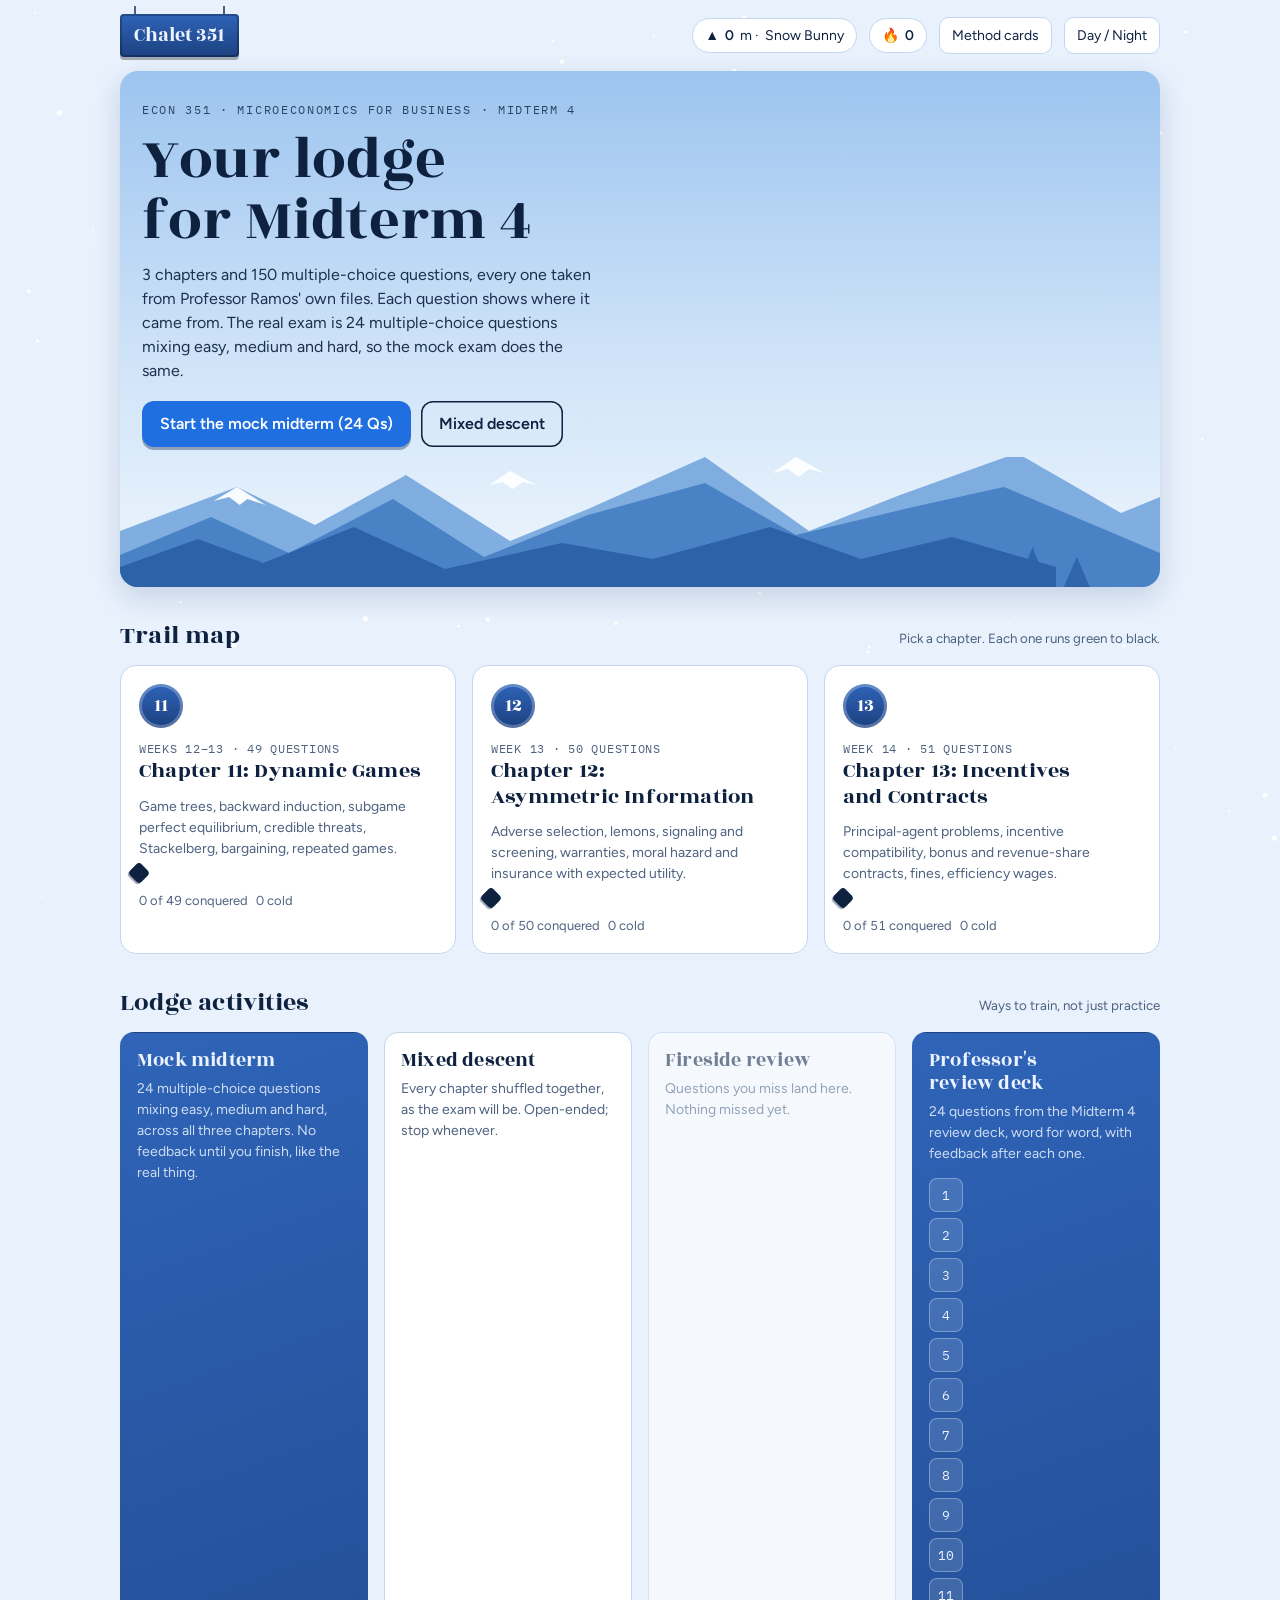
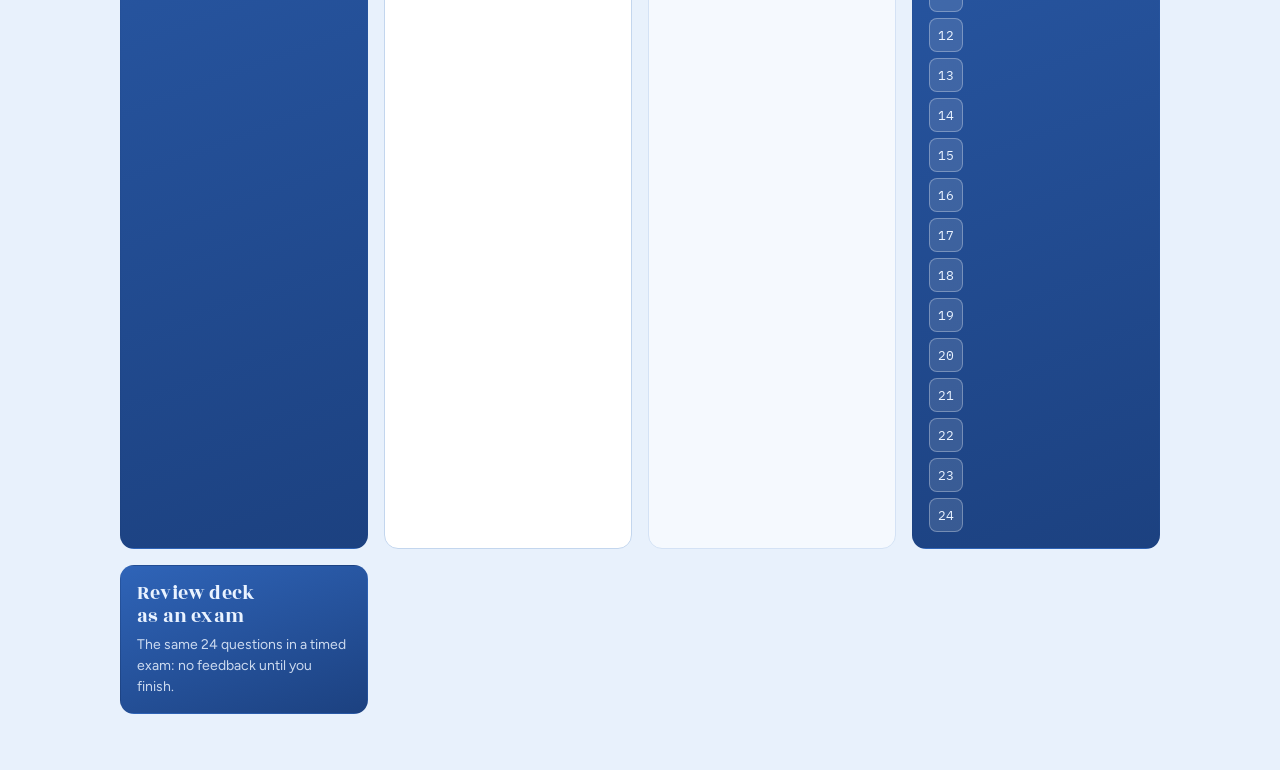
<file: index.html>
<!doctype html>
<html lang="en">
<head>
<meta charset="utf-8">
<meta name="viewport" content="width=device-width,initial-scale=1,viewport-fit=cover">
<title>Chalet 351</title>
<meta name="claude:viewport-fit-sides" content="cover">
<link rel="preconnect" href="https://fonts.googleapis.com">
<link rel="preconnect" href="https://fonts.gstatic.com" crossorigin>
<link rel="stylesheet" href="https://fonts.googleapis.com/css2?family=Rozha+One&family=Figtree:wght@400;500;600;700&family=IBM+Plex+Mono:wght@400;500;600&display=swap">
<style>
/* Layout: a mountain lodge. Hanging wooden sign over a trail map; every quiz is a run down the slope. */
/* Palette follows Chalet 113: a mountain lodge in the blue hour. Accent blue, sign-blue headers, snowy blue-white hero. */
:root{
  --bg:#e8f1fc; --bg2:#f5f9ff; --panel:#ffffff; --panel2:#edf3fb; --line:#c3d6ee;
  --fg:#0e2240; --muted:#4e6280;
  --ember:#1f6fe0; --ember-ink:#ffffff; --ice:#0f87c9; --pine:#127a55; --berry:#c3304a; --gold:#946400;
  --wood:#1c4180; --wood2:#2f64b8; --wood-ink:#eaf3ff;
  --run1:#1f9d6b; --run2:#1f6fe0; --run3:#0e2240;
  --hero1:#9cc4ef; --hero2:#cfe3f8; --hero3:#eef6fd; --hero-ink:#0e2240;
  --m1:#6fa3dc; --m2:#4a82c6; --m3:#2d62a8; --snowcap:#ffffff;
  --shadow:0 10px 28px rgba(20,50,100,.16); --snow:rgba(255,255,255,.95);
  --disp:'Rozha One','Georgia',serif; --body:'Figtree','Helvetica Neue',Arial,sans-serif; --mono:'IBM Plex Mono',ui-monospace,Menlo,monospace;
}
@media (prefers-color-scheme: dark){
  :root:not([data-theme="light"]){
    --bg:#07111e; --bg2:#0b1a2d; --panel:#11253f; --panel2:#193152; --line:#2a4a7c;
    --fg:#e8f2ff; --muted:#9db5d6;
    --ember:#4da3ff; --ember-ink:#04152b; --ice:#8fd8ff; --pine:#41d3a2; --berry:#ff7084; --gold:#ffd166;
    --wood:#1e4382; --wood2:#336cc4; --wood-ink:#eaf3ff;
    --run1:#41d3a2; --run2:#4da3ff; --run3:#e8f2ff;
    --hero1:#0d2a52; --hero2:#16407a; --hero3:#2a5c9f; --hero-ink:#eaf4ff;
    --m1:#2c5f9e; --m2:#1f4a82; --m3:#143562; --snowcap:#dcecff;
    --shadow:0 10px 30px rgba(0,0,0,.45); --snow:rgba(220,236,255,.9); color-scheme:dark;
  }
}
:root[data-theme="dark"]{
  --bg:#07111e; --bg2:#0b1a2d; --panel:#11253f; --panel2:#193152; --line:#2a4a7c;
  --fg:#e8f2ff; --muted:#9db5d6;
  --ember:#4da3ff; --ember-ink:#04152b; --ice:#8fd8ff; --pine:#41d3a2; --berry:#ff7084; --gold:#ffd166;
  --wood:#1e4382; --wood2:#336cc4; --wood-ink:#eaf3ff;
  --run1:#41d3a2; --run2:#4da3ff; --run3:#e8f2ff;
  --hero1:#0d2a52; --hero2:#16407a; --hero3:#2a5c9f; --hero-ink:#eaf4ff;
  --m1:#2c5f9e; --m2:#1f4a82; --m3:#143562; --snowcap:#dcecff;
  --shadow:0 10px 30px rgba(0,0,0,.45); --snow:rgba(220,236,255,.9); color-scheme:dark;
}
*{box-sizing:border-box}
html,body{margin:0}
body{background:var(--bg);color:var(--fg);font-family:var(--body);font-size:16px;line-height:1.5;padding-block:0 56px;
  padding-left:max(16px,env(safe-area-inset-left,0px));padding-right:max(16px,env(safe-area-inset-right,0px));min-height:100%}
#snow{position:fixed;inset:0;width:100%;height:100%;pointer-events:none;z-index:0}
.wrap{position:relative;z-index:1;max-width:1040px;margin:0 auto}
button{font:inherit;color:inherit;cursor:pointer}
button:focus-visible,a:focus-visible,summary:focus-visible{outline:3px solid var(--ember);outline-offset:2px}
h1,h2,h3{font-family:var(--disp);font-weight:400;margin:0;text-wrap:balance;letter-spacing:.2px;line-height:1.15}
.mono{font-family:var(--mono)}
/* top bar */
.top{display:flex;align-items:center;gap:12px;flex-wrap:wrap;padding:14px 0}
.brand{display:flex;align-items:center;gap:10px;background:none;border:0;padding:0;text-align:left}
.brand .sign{background:linear-gradient(180deg,var(--wood2),var(--wood));color:var(--wood-ink);font-family:var(--disp);font-size:20px;padding:6px 14px 7px;border-radius:4px;box-shadow:inset 0 0 0 2px rgba(0,0,0,.25),0 3px 0 rgba(0,0,0,.3);position:relative}
.brand .sign::before,.brand .sign::after{content:"";position:absolute;top:-8px;width:2px;height:8px;background:var(--muted)}
.brand .sign::before{left:14px}.brand .sign::after{right:14px}
.spacer{flex:1}
.chip{display:inline-flex;align-items:center;gap:6px;background:var(--panel);border:1px solid var(--line);border-radius:999px;padding:6px 12px;font-size:14px;font-variant-numeric:tabular-nums}
.chip b{font-weight:600}
.nbtn{background:var(--panel);border:1px solid var(--line);border-radius:10px;padding:7px 12px;font-size:14px}
.nbtn:hover{border-color:var(--ember)}
/* hero */
.hero{position:relative;border-radius:18px;overflow:hidden;background:linear-gradient(180deg,var(--hero1) 0%,var(--hero2) 55%,var(--hero3) 100%);color:var(--hero-ink);padding:30px 22px 140px;box-shadow:var(--shadow)}
.hero h1{font-size:clamp(34px,6.2vw,60px);line-height:1.02;max-width:12ch}
.hero p{max-width:46ch;margin:12px 0 0;opacity:.92}
.hero .kick{font-family:var(--mono);font-size:12px;letter-spacing:.14em;text-transform:uppercase;opacity:.8;margin-bottom:10px}
.hero svg.mtn{position:absolute;left:0;right:0;bottom:0;width:100%;height:130px}
.hero .cta{display:flex;gap:10px;flex-wrap:wrap;margin-top:18px;position:relative;z-index:2}
.btn{border:0;border-radius:12px;padding:11px 18px;font-weight:600;background:var(--ember);color:var(--ember-ink);box-shadow:0 3px 0 rgba(0,20,60,.35)}
.btn:hover{filter:brightness(1.06)}
.btn:active{transform:translateY(2px);box-shadow:0 1px 0 rgba(0,0,0,.28)}
.btn.ghost{background:transparent;color:inherit;box-shadow:inset 0 0 0 1.5px currentColor}
.btn.sec{background:var(--panel2);color:var(--fg);box-shadow:inset 0 0 0 1px var(--line),0 3px 0 rgba(0,0,0,.2)}
.btn[disabled]{opacity:.45;cursor:not-allowed}
/* sections */
.sec-h{display:flex;align-items:baseline;justify-content:space-between;gap:12px;margin:34px 0 14px;flex-wrap:wrap}
.sec-h h2{font-size:26px}
.sec-h small{color:var(--muted)}
.grid{display:grid;gap:16px;grid-template-columns:repeat(auto-fit,minmax(min(100%,290px),1fr))}
.trail{background:var(--panel);border:1px solid var(--line);border-radius:16px;padding:18px;display:flex;flex-direction:column;gap:12px;text-align:left;min-width:0;position:relative;transition:transform .15s,border-color .15s}
.trail:hover{transform:translateY(-3px);border-color:var(--ember)}
.trail .marker{display:inline-flex;align-items:center;justify-content:center;width:44px;height:44px;border-radius:50%;font-family:var(--disp);font-size:19px;color:#fff;background:linear-gradient(180deg,var(--wood2),var(--wood));box-shadow:inset 0 0 0 3px rgba(255,255,255,.25)}
.trail h3{font-size:22px}
.trail .wk{font-family:var(--mono);font-size:12px;color:var(--muted);letter-spacing:.06em;text-transform:uppercase}
.trail p{margin:0;color:var(--muted);font-size:14px}
.cable{height:8px;border-radius:99px;background:var(--panel2);position:relative;overflow:visible}
.cable i{display:block;height:100%;border-radius:99px;background:linear-gradient(90deg,var(--pine),var(--ice))}
.cable em{position:absolute;top:-6px;width:16px;height:16px;border-radius:4px;background:var(--fg);transform:translateX(-50%) rotate(45deg);box-shadow:0 2px 0 rgba(0,20,60,.35)}
.meta{display:flex;justify-content:space-between;gap:8px;font-size:13px;color:var(--muted);font-variant-numeric:tabular-nums}
.special{display:grid;gap:16px;grid-template-columns:repeat(auto-fit,minmax(min(100%,240px),1fr))}
.tile{background:var(--panel);border:1px solid var(--line);border-radius:14px;padding:16px;text-align:left;display:flex;flex-direction:column;gap:6px;min-width:0}
.tile:hover{border-color:var(--ember)}
.tile h3{font-size:20px}
.tile p{margin:0;font-size:14px;color:var(--muted)}
.tile.fire{background:linear-gradient(160deg,var(--wood2),var(--wood));color:var(--wood-ink);border-color:transparent}
.tile.fire p{color:inherit;opacity:.85}
.tile.ice{background:linear-gradient(160deg,var(--wood2),var(--wood));color:var(--wood-ink);border-color:transparent}
.tile.ice p{color:inherit;opacity:.85}
.cold18{display:grid;grid-template-columns:repeat(auto-fill,minmax(34px,1fr));gap:6px;margin-top:8px}
.cold18 span{height:34px;border-radius:8px;display:flex;align-items:center;justify-content:center;font-family:var(--mono);font-size:13px;background:rgba(255,255,255,.12);box-shadow:inset 0 0 0 1px rgba(255,255,255,.3)}
.cold18 span.on{background:#eaf3ff;color:#1c4180;box-shadow:none;font-weight:600}
/* chapter page */
.crumb{display:flex;gap:8px;align-items:center;margin:6px 0 14px;color:var(--muted);font-size:14px}
.crumb button{background:none;border:0;color:var(--ice);padding:0}
.phead{display:flex;gap:16px;align-items:center;flex-wrap:wrap}
.phead h1{font-size:clamp(28px,5vw,44px)}
.filters{display:flex;gap:8px;flex-wrap:wrap;margin:16px 0}
.fchip{background:var(--panel);border:1px solid var(--line);border-radius:999px;padding:7px 14px;font-size:14px}
.fchip[aria-pressed="true"]{background:var(--ember);color:var(--ember-ink);border-color:var(--ember);font-weight:600}
.qlist{display:grid;gap:8px;margin-top:10px}
.qrow{display:flex;gap:10px;align-items:center;background:var(--panel);border:1px solid var(--line);border-radius:12px;padding:10px 12px;text-align:left;width:100%;min-width:0}
.qrow:hover{border-color:var(--ember)}
.qrow .t{flex:1;min-width:0;font-size:14px;white-space:nowrap;overflow:hidden;text-overflow:ellipsis}
.dot{width:12px;height:12px;border-radius:3px;flex:none}
.dot.l1{background:var(--run1);border-radius:50%}.dot.l2{background:var(--run2);border-radius:3px}.dot.l3{background:var(--run3);transform:rotate(45deg) scale(.85);box-shadow:0 0 0 1.5px var(--muted)}
.st{font-family:var(--mono);font-size:12px;color:var(--muted);flex:none}
.st.cold{color:var(--ice)}.st.ok{color:var(--pine)}.st.bad{color:var(--berry)}
/* quiz */
.qwrap{display:grid;gap:14px;margin-top:6px}
.qbar{display:flex;align-items:center;gap:12px;flex-wrap:wrap}
.prog{flex:1;min-width:140px;height:10px;background:var(--panel2);border-radius:99px;position:relative}
.prog i{display:block;height:100%;border-radius:99px;background:linear-gradient(90deg,var(--run1),var(--ice))}
.prog em{position:absolute;top:-8px;width:24px;height:24px;margin-left:-12px;font-style:normal;text-align:center;line-height:24px;font-size:16px}
.qcard{background:var(--panel);border:1px solid var(--line);border-radius:18px;padding:20px;box-shadow:var(--shadow)}
.tags{display:flex;gap:8px;flex-wrap:wrap;align-items:center;margin-bottom:12px}
.run{display:inline-flex;align-items:center;gap:7px;font-family:var(--mono);font-size:12px;letter-spacing:.06em;text-transform:uppercase;padding:4px 10px;border-radius:999px;background:var(--panel2);border:1px solid var(--line)}
.tag{font-family:var(--mono);font-size:12px;color:var(--muted);padding:4px 10px;border-radius:999px;border:1px solid var(--line)}
.tag.ramos{color:var(--gold);border-color:var(--gold)}
.qtext{font-size:17px;max-width:68ch}
.qtext p{margin:0 0 10px}
.given{border-left:3px solid var(--ice);background:var(--panel2);padding:8px 12px;border-radius:0 10px 10px 0;margin:12px 0;font-size:15px;color:var(--muted)}
.eq{font-family:var(--mono);font-size:15px;background:var(--panel2);border-radius:10px;padding:8px 12px;margin:8px 0;display:block;overflow-x:auto}
.fig{margin:14px 0;overflow-x:auto}
svg.plot{width:100%;max-width:520px;height:auto;display:block}
svg .ax{stroke:var(--muted);stroke-width:1.5;fill:none}
svg .gd{stroke:var(--muted);stroke-width:1;stroke-dasharray:3 4;fill:none}
svg .ln{fill:none;stroke-width:2.4;stroke-linecap:round}
svg .dem{stroke:var(--ice)}svg .mr{stroke:var(--pine)}svg .mc{stroke:var(--ember)}svg .ac{stroke:var(--gold)}svg .sup{stroke:var(--ember)}
svg text{fill:var(--fg);font-family:var(--mono);font-size:12px}
svg text.lb{font-size:13px;font-weight:600}
svg .rg{fill:var(--ice);opacity:.08;transition:opacity .3s}
svg .rg.on{opacity:.55;fill:var(--ember)}
svg .rg.off{fill:var(--ice);opacity:.15}
svg text.rt{font-size:15px;font-weight:600}
svg .ed{stroke:var(--muted);stroke-width:2.2;fill:none}svg .ed.spe{stroke:var(--ember);stroke-width:5}
svg text.el{font-size:13px;font-weight:600;fill:var(--ice)}svg text.pay{font-size:14px;font-weight:600}
svg.tree{margin:0 auto}svg.tree text.lb{font-size:17px;paint-order:stroke;stroke:var(--panel);stroke-width:5px;stroke-linejoin:round}svg.tree text.el,svg.tree text.pay{paint-order:stroke;stroke:var(--panel);stroke-width:4px;stroke-linejoin:round}svg.tree text.el{font-size:17px}svg.tree text.pay{font-size:18px}
svg.big text{font-size:24px}svg.big text.lb{font-size:27px}svg.big .ln{stroke-width:5}svg.big .ax{stroke-width:3}svg.big .gd{stroke-width:2}
svg .ndl{fill:var(--ember);stroke:none}
.note{font-size:12px;color:var(--muted);margin-top:4px}
.opts{list-style:none;margin:16px 0 0;padding:0;display:grid;gap:10px}
.opt{width:100%;display:flex;gap:12px;align-items:flex-start;text-align:left;background:var(--panel2);border:1.5px solid var(--line);border-radius:12px;padding:11px 14px;min-width:0;transition:border-color .12s,background .12s,transform .12s}
.opt:hover:not([disabled]){border-color:var(--ember);transform:translateX(3px)}
.opt .L{font-family:var(--mono);font-weight:600;width:26px;height:26px;border-radius:50%;background:var(--bg2);display:flex;align-items:center;justify-content:center;flex:none;font-size:13px;border:1px solid var(--line)}
.opt .tx{flex:1;min-width:0;overflow-wrap:anywhere;padding-top:2px}
.opt.sel{border-color:var(--ember);background:color-mix(in srgb,var(--ember) 14%,var(--panel2))}
.opt.good{border-color:var(--pine);background:color-mix(in srgb,var(--pine) 22%,var(--panel2))}
.opt.good .L{background:var(--pine);color:#fff;border-color:var(--pine)}
.opt.bad{border-color:var(--berry);background:color-mix(in srgb,var(--berry) 20%,var(--panel2))}
.opt.bad .L{background:var(--berry);color:#fff;border-color:var(--berry)}
.opt.gone{opacity:.35;text-decoration:line-through}
.fb{margin-top:16px;border-radius:14px;padding:14px 16px;background:var(--panel2);border:1px solid var(--line);font-size:15px}
.fb h4{margin:0 0 6px;font-family:var(--disp);font-weight:400;font-size:20px}
.fb.good h4{color:var(--pine)}.fb.bad h4{color:var(--berry)}
.fb .pts{font-family:var(--mono);font-size:13px;color:var(--gold)}
.actions{display:flex;gap:10px;flex-wrap:wrap;margin-top:16px;align-items:center}
.spc{flex:1}
.navgrid{display:grid;grid-template-columns:repeat(auto-fill,minmax(38px,1fr));gap:6px;margin-top:6px}
.navgrid button{height:38px;border-radius:9px;border:1px solid var(--line);background:var(--panel);font-family:var(--mono);font-size:13px;position:relative}
.navgrid button.ans{background:color-mix(in srgb,var(--ice) 28%,var(--panel));border-color:var(--ice)}
.navgrid button.cur{outline:2px solid var(--ember)}
.navgrid button.flag::after{content:"";position:absolute;top:3px;right:3px;width:8px;height:8px;border-radius:50%;background:var(--ember)}
.navgrid button.g{background:color-mix(in srgb,var(--pine) 40%,var(--panel));border-color:var(--pine)}
.navgrid button.b{background:color-mix(in srgb,var(--berry) 38%,var(--panel));border-color:var(--berry)}
/* matrices */
.pmw{overflow-x:auto}
table.pm{border-collapse:separate;border-spacing:0;margin:6px 0;font-family:var(--mono)}
table.pm th{font-weight:500;color:var(--muted);padding:4px 10px;font-size:13px}
table.pm td{border:1.5px solid var(--line);padding:10px 14px;text-align:center;min-width:76px;font-size:15px;background:var(--panel2)}
table.pm td i{font-style:normal;padding:2px 6px;border-radius:50%;display:inline-block;min-width:26px}
table.pm td i.b{margin-left:2px}
table.pm td.ne{background:color-mix(in srgb,var(--pine) 25%,var(--panel2))}
table.pm td i.br1{box-shadow:0 0 0 2px var(--berry)}
table.pm td i.br2{box-shadow:0 0 0 2px var(--ice);border-radius:6px}
.pm-cap{font-size:12px;color:var(--muted)}
.pm-p1{writing-mode:vertical-rl;transform:rotate(180deg);color:var(--muted);font-size:13px;padding:0 6px!important}
/* results */
.score{display:flex;gap:18px;flex-wrap:wrap;align-items:center}
.big{font-family:var(--disp);font-size:clamp(48px,10vw,84px);line-height:1}
.bars{display:grid;gap:10px;margin:14px 0}
.bar{display:grid;grid-template-columns:110px 1fr 56px;gap:10px;align-items:center;font-size:14px}
.bar .tr{height:10px;border-radius:99px;background:var(--panel2);overflow:hidden}
.bar .tr i{display:block;height:100%;background:var(--ice)}
details.rv{background:var(--panel);border:1px solid var(--line);border-radius:12px;padding:0;margin-top:8px}
details.rv summary{padding:10px 14px;cursor:pointer;display:flex;gap:10px;align-items:center;list-style:none}
details.rv summary::-webkit-details-marker{display:none}
details.rv .in{padding:4px 14px 14px;border-top:1px solid var(--line)}
/* library */
.lib{display:grid;gap:14px;grid-template-columns:repeat(auto-fit,minmax(min(100%,300px),1fr))}
.card{background:var(--panel);border:1px solid var(--line);border-radius:14px;padding:16px;min-width:0}
.card h3{font-size:19px;margin-bottom:8px}
.card ol,.card ul{margin:0;padding-left:20px;font-size:15px}
.card li{margin:4px 0}
.fx{font-family:var(--mono);font-size:14px;background:var(--panel2);padding:2px 6px;border-radius:6px;overflow-wrap:anywhere}
.toast{position:fixed;left:50%;bottom:calc(20px + env(safe-area-inset-bottom,0px));transform:translateX(-50%);background:var(--wood);color:var(--wood-ink);padding:10px 18px;border-radius:12px;box-shadow:var(--shadow);z-index:50;font-weight:600}
.pop{animation:pop .45s ease}
@keyframes pop{0%{transform:scale(.97)}50%{transform:scale(1.015)}100%{transform:scale(1)}}
.float{position:absolute;right:20px;top:14px;font-family:var(--mono);font-weight:600;color:var(--gold);animation:fl 1.1s ease forwards;pointer-events:none}
@keyframes fl{from{opacity:1;transform:translateY(0)}to{opacity:0;transform:translateY(-34px)}}
@media (max-width:560px){
  .qcard{padding:16px}.bar{grid-template-columns:84px 1fr 50px}
  .hero{padding:24px 16px 130px}
}
@media (prefers-reduced-motion:reduce){*{animation:none!important;transition:none!important}}
</style>

<canvas id="snow" aria-hidden="true"></canvas>
<div class="wrap">
  <div class="top">
    <button class="brand" id="home" aria-label="Back to the lobby"><span class="sign">Chalet 351</span></button>
    <span class="spacer"></span>
    <span class="chip" title="Points earned. One point is one meter climbed."><span aria-hidden="true">▲</span><b id="pts">0</b> m · <span id="rank">Snow Bunny</span></span>
    <span class="chip" title="Current streak of correct answers"><span aria-hidden="true">🔥</span><b id="stk">0</b></span>
    <button class="nbtn" id="libbtn">Method cards</button>
    <button class="nbtn" id="theme" aria-label="Switch between night and day">Day / Night</button>
  </div>
  <main id="app"></main>
</div>

<script>
(function(){
'use strict';
/* ---------- helpers ---------- */
const $=(s,r=document)=>r.querySelector(s);
const el=(h)=>{const t=document.createElement('template');t.innerHTML=h.trim();return t.content.firstChild};
const fmt=n=>n.toLocaleString('en-US');
function hash(s){let h=2166136261;for(let i=0;i<s.length;i++){h^=s.charCodeAt(i);h=Math.imul(h,16777619)}return h>>>0}
function rng(seed){return()=>{seed=(Math.imul(seed,1664525)+1013904223)>>>0;return seed/4294967296}}
function shuf(arr,r=Math.random){const a=arr.slice();for(let i=a.length-1;i>0;i--){const j=Math.floor(r()*(i+1));[a[i],a[j]]=[a[j],a[i]]}return a}
const LET='ABCDEF';
/* ---------- persistence ---------- */
const KEY='chalet351_m4_v1';
let S={pts:0,best:0,stats:{},mock:[],theme:null};
try{const raw=localStorage.getItem(KEY);if(raw)S=Object.assign(S,JSON.parse(raw))}catch(e){}
function save(){try{localStorage.setItem(KEY,JSON.stringify(S))}catch(e){}}
let streak=0;
const RANKS=[[0,'Snow Bunny'],[250,'Piste Regular'],[700,'Off-Piste'],[1400,'Alpine Guide'],[2400,'Summit Master']];
function rankOf(p){let r=RANKS[0][1];for(const[t,n]of RANKS)if(p>=t)r=n;return r}
function stat(id){return S.stats[id]||(S.stats[id]={n:0,c:0,s:0})}
function hud(){$('#pts').textContent=fmt(S.pts);$('#rank').textContent=rankOf(S.pts);$('#stk').textContent=streak}

/* ---------- figures ---------- */
function plot(o){
  const W=o.w||440,H=o.h||300,L=46,R=16,T=14,B=34,pw=W-L-R,ph=H-T-B;
  const X=x=>L+x/o.xmax*pw,Y=y=>T+ph-y/o.ymax*ph;
  let s=`<svg class="plot" viewBox="0 0 ${W} ${H}" role="img" aria-label="${o.alt||'Graph'}">`;
  s+=`<path class="ax" d="M${L} ${T-4}V${T+ph}H${W-R+4}"/>`;
  (o.guides||[]).forEach(g=>{s+=`<path class="gd" d="M${X(g[0])} ${Y(g[1])}L${X(g[2])} ${Y(g[3])}"/>`});
  (o.lines||[]).forEach(l=>{
    s+=`<path class="ln ${l.c}" d="${l.p.map((p,i)=>(i?'L':'M')+X(p[0]).toFixed(1)+' '+Y(p[1]).toFixed(1)).join('')}"/>`;
    if(l.lab){const q=l.at;s+=`<text class="lb" x="${X(q[0])+(l.dx||6)}" y="${Y(q[1])+(l.dy||-4)}">${l.lab}</text>`}
  });
  (o.xt||[]).forEach(v=>{s+=`<text x="${X(v)}" y="${T+ph+17}" text-anchor="middle">${v}</text>`});
  (o.yt||[]).forEach(v=>{s+=`<text x="${L-6}" y="${Y(v)+4}" text-anchor="end">${v}</text>`});
  s+=`<text class="lb" x="${L-6}" y="${T-2}" text-anchor="end">${o.yl||'P'}</text><text class="lb" x="${W-R}" y="${T+ph+30}" text-anchor="end">${o.xl||'Q'}</text>`;
  return s+'</svg>';
}
const F={
  labor:()=>plot({alt:'Labor market: demand and supply with wages 4, 5 and 6',xmax:10,ymax:10,xl:'L',yl:'W',yt:[4,5,6],
    guides:[[0,6,5.33,6],[3,0,3,6],[5.33,0,5.33,6],[0,5,4,5],[4,0,4,5],[0,4,5,4],[5,0,5,4],[2.67,0,2.67,4]],
    lines:[{c:'dem',p:[[0,9],[9,0]],lab:'L<tspan font-size="9" dy="-4">D</tspan>',at:[7.4,1.6],dy:-6},{c:'sup',p:[[0,2],[10,9.5]],lab:'L<tspan font-size="9" dy="-4">S</tspan>',at:[8.6,8.45],dx:-22,dy:-8}]})
};
function mx(rows,cols,cells,o={}){return {t:'mx',rows,cols,cells:cells.map(r=>r.map(c=>c.split(',').map(Number))),p1:o.p1||'Player 1',p2:o.p2||'Player 2'}}
function renderMx(f){
  let h=`<div class="pmw"><table class="pm"><tr><th></th><th></th><th colspan="${f.cols.length}">${f.p2}</th></tr><tr><th></th><th></th>${f.cols.map(c=>`<th>${c}</th>`).join('')}</tr>`;
  f.rows.forEach((r,i)=>{
    h+=`<tr>${i===0?`<td class="pm-p1" rowspan="${f.rows.length}" style="border:0;background:none">${f.p1}</td>`:''}<th>${r}</th>`+f.cells[i].map((c,j)=>`<td data-r="${i}" data-c="${j}"><i class="a">${c[0]}</i> , <i class="b">${c[1]}</i></td>`).join('')+'</tr>';
  });
  return h+`</table>${f.cap===false?'':'<div class="pm-cap">After you answer, red rings mark Player 1\'s best responses and blue boxes mark Player 2\'s. A cell with both is a pure-strategy Nash equilibrium.</div>'}</div>`;
}
function revealMx(root,f){
  const t=root.querySelector('table.pm');if(!t)return;
  const R=f.rows.length,C=f.cols.length;
  for(let j=0;j<C;j++){let m=-1e9;for(let i=0;i<R;i++)m=Math.max(m,f.cells[i][j][0]);for(let i=0;i<R;i++)if(f.cells[i][j][0]===m)t.querySelector(`td[data-r="${i}"][data-c="${j}"] i.a`).classList.add('br1')}
  for(let i=0;i<R;i++){let m=-1e9;for(let j=0;j<C;j++)m=Math.max(m,f.cells[i][j][1]);for(let j=0;j<C;j++)if(f.cells[i][j][1]===m)t.querySelector(`td[data-r="${i}"][data-c="${j}"] i.b`).classList.add('br2')}
  t.querySelectorAll('td[data-r]').forEach(td=>{if(td.querySelector('.br1')&&td.querySelector('.br2'))td.classList.add('ne')});
}
/* game trees: N(player, [[edgeLabel, child], ...]); lf(p1payoff, p2payoff) is a leaf */
const lf=(a,b)=>({pay:[a,b]});
const N=(p,kids)=>({p,kids});
const n2=(...ls)=>N(2,['L₂','C₂','R₂'].slice(0,ls.length).map((l,i)=>[l,lf(...ls[i])]));
function tree(root,o={}){return {t:'tree',root,...o}}
function layoutTree(root){
  let leaves=0,maxd=0;
  (function walk(n,d,id){n.d=d;n.id=id;maxd=Math.max(maxd,d);
    if(n.pay){n.xi=leaves++;return}
    n.kids.forEach((k,i)=>walk(k[1],d+1,id+'.'+i));
    n.xi=n.kids.reduce((s,k)=>s+k[1].xi,0)/n.kids.length;})(root,0,'r');
  return {leaves,maxd};
}
function solveTree(n){
  if(n.pay)return n.pay;
  const vals=n.kids.map(k=>solveTree(k[1])),ix=n.p===1?0:1;
  let b=0;vals.forEach((v,i)=>{if(v[ix]>vals[b][ix])b=i});n.pick=b;return vals[b];
}
function renderTree(f){
  const root=f.root,{leaves,maxd}=layoutTree(root),sx=118,sy=104,W=Math.max(340,leaves*sx+40),H=maxd*sy+86;
  const X=n=>30+sx/2+n.xi*sx-(leaves>0?0:0),Y=n=>34+n.d*sy;
  let ed='',nd='';
  (function walk(n){
    if(n.pay){nd+=`<text x="${X(n)}" y="${Y(n)+22}" text-anchor="middle" class="pay">(${n.pay[0]}, ${n.pay[1]})</text>`;return}
    nd+=`<text x="${X(n)}" y="${Y(n)-10}" text-anchor="middle" class="lb">${f.names?f.names[n.p-1]:'Player '+n.p}</text><circle cx="${X(n)}" cy="${Y(n)}" r="4.5" class="ndl"/>`;
    n.kids.forEach((k,i)=>{const c=k[1],mx_=(X(n)+X(c))/2,my=(Y(n)+Y(c))/2;
      ed+=`<path class="ed" data-e="${n.id}:${i}" d="M${X(n)} ${Y(n)}L${X(c)} ${Y(c)}"/><text x="${mx_+(X(c)<X(n)?-14:X(c)>X(n)?14:12)}" y="${my-2}" text-anchor="middle" class="el">${k[0]}</text>`;
      walk(c);});
  })(root);
  return `<div class="fig"><svg class="plot tree" viewBox="0 0 ${W} ${H}" style="max-width:${Math.min(W,940)}px" role="img" aria-label="Game tree">${ed}${nd}</svg><div class="note">${f.names?`The first number in each parenthesis is the ${f.names[0]}'s payoff, the second is the ${f.names[1]}'s.`:"The first number in each parenthesis is Player 1's payoff, the second is Player 2's."} After you answer, the highlighted branches show each player's best choice, found by backward induction.</div></div>`;
}
function revealTree(root,f){
  solveTree(f.root);
  (function walk(n){if(n.pay)return;const e=root.querySelector(`[data-e="${n.id}:${n.pick}"]`);if(e)e.classList.add('spe');n.kids.forEach(k=>walk(k[1]))})(f.root);
}

/* ---------- question bank ---------- */
const QS=[];
function E(id,ch,lvl,q,opts,letter,why,x={}){QS.push({id,ch,lvl,q,opts,a:LET.indexOf(letter),why,...x})}
function Z(id,ch,lvl,q,ok,no,why,x={}){const all=shuf([ok,...no].map((t,i)=>[t,i]),rng(hash(id)));QS.push({id,ch,lvl,q,opts:all.map(a=>a[0]),a:all.findIndex(a=>a[1]===0),why,...x})}
const SEQ=`Consider the following sequential game, where Player 1 plays first, and then Player 2 plays after observing the choice of Player 1.`;
const THREATS=['an incentive to threaten L, which would be credible.','an incentive to threaten R, which would be credible.','an incentive to threaten L, which wouldn\'t be credible.','an incentive to threaten R, which wouldn\'t be credible.','no incentive to make a threat.'];

/* ===== CHAPTER 11: DYNAMIC GAMES ===== */
E('c11-1',11,2,`${SEQ} Recall that the first number in each parenthesis is the payoff of Player 1, while the second is the payoff of Player 2. Find the subgame perfect equilibrium (SPE) of this game. In equilibrium, the payoff of player 1 is`,['9','8','4','7','1'],'B',
 `Backward induction. After L₁ Player 2 picks R₂ (9 is best for P2), giving P1 3. After C₁ Player 2 picks L₂ (6), giving P1 4. After R₁ Player 2 picks C₂ (3), giving P1 <b>8</b>. P1 compares 3, 4, 8 and plays R₁.`,
 {fig:tree(N(1,[['L₁',n2([1,7],[2,8],[3,9])],['C₁',n2([4,6],[5,4],[6,5])],['R₁',n2([7,2],[8,3],[9,1])]]))});
E('c11-2',11,2,`${SEQ} Recall that the first number in each parenthesis is the payoff of Player 1, while the second is the payoff of Player 2. Find the subgame perfect equilibrium (SPE) of this game. In equilibrium, the payoff of player 1 is`,['9','8','4','7','1'],'D',
 `P2 chooses: after L₁ → C₂ (9, P1 gets 7); after C₁ → L₂ (6, P1 gets 4); after R₁ → C₂ (3, P1 gets 2). P1 compares 7, 4, 2 and plays L₁: payoff <b>7</b>.`,
 {fig:tree(N(1,[['L₁',n2([1,7],[7,9],[3,8])],['C₁',n2([4,6],[9,4],[6,5])],['R₁',n2([8,2],[2,3],[5,1])]]))});
E('c11-3',11,2,`The following table contains the possible actions and payoffs of players 1 and 2. Suppose it is a sequential game. If Player 1 plays first, and Player 2 plays after observing the choice of Player 1, then the equilibrium (SPE) payoff of Player 1 will be`,['9','8','20','7','11'],'A',
 `If P1 plays U, P2 picks R (4) and P1 gets 7. If M, P2 picks L (11) and P1 gets 9. If D, P2 picks R (7) and P1 gets 8. P1 plays M and gets <b>9</b>.`,
 {fig:mx(['U','M','D'],['L','C','R'],[['20,3','8,2','7,4'],['9,11','11,10','4,9'],['4,4','8,2','8,7']],{cap:false})});
E('c11-4',11,3,`The following table contains the possible actions and payoffs of players 1 and 2. Suppose it is a sequential game. If Player 2 plays first, and Player 1 plays after observing the choice of Player 2, then the equilibrium (SPE) payoff of Player 1 will be`,['9','8','20','7','11'],'E',
 `Now P1 reacts. If P2 plays L, P1 picks U (P2 gets 3). If C, P1 picks M (P2 gets 10). If R, P1 picks D (P2 gets 7). P2 picks C (10) and P1 gets <b>11</b>. So P1 prefers to move second (11 &gt; 9).`,
 {fig:mx(['U','M','D'],['L','C','R'],[['20,3','8,2','7,4'],['9,11','11,10','4,9'],['4,4','8,2','8,7']],{cap:false})});
E('c11-6',11,1,`${SEQ} At the bottom of the decision tree, the first number represents the payoff of Player 1, while the second number represents the payoff of Player 2. In the SPE, the payoff of Player 2 is`,['1','2','3','4','5'],'B',
 `After a, Player 2 picks L (2 &gt; 1), so a gives P1 5. After b the payoff is (3,4), so b gives P1 3. P1 plays a, and P2 gets <b>2</b>.`,
 {fig:tree(N(1,[['a',N(2,[['L',lf(5,2)],['R',lf(2,1)]])],['b',lf(3,4)]]))});
E('c11-7',11,2,`Consider the information from the previous game. Player 2 has`,THREATS,'D',
 `If P2 could credibly threaten R after a, P1 would play b and P2 would get 4 (instead of 2). So P2 has an incentive to threaten R. But if P1 actually plays a, P2's best response is L (2 &gt; 1). The threat is <b>not credible</b>.`,
 {fig:tree(N(1,[['a',N(2,[['L',lf(5,2)],['R',lf(2,1)]])],['b',lf(3,4)]]))});
E('c11-8',11,2,`${SEQ} At the bottom of the decision tree, the first number represents the payoff of Player 1, while the second number represents the payoff of Player 2. In the SPE, the payoff of Player 2 is`,['1','2','3','4','5'],'D',
 `After a, Player 2 picks R (2 &gt; 1), so a gives P1 2. After b, P1 gets 3. P1 plays b, and P2 gets <b>4</b>.`,
 {fig:tree(N(1,[['a',N(2,[['L',lf(5,1)],['R',lf(2,2)]])],['b',lf(3,4)]]))});
E('c11-9',11,2,`Consider the information from the previous game. Player 2 has`,THREATS,'B',
 `If P2 threatens R and P1 believes it, P1 plays b and P2 gets 4. And after a, P2 really does prefer R (2 &gt; 1). The threat is <b>credible</b>.`,
 {fig:tree(N(1,[['a',N(2,[['L',lf(5,1)],['R',lf(2,2)]])],['b',lf(3,4)]]))});
E('c11-10',11,2,`Consider the entry-deterrence game below. The potential entrant moves first, and would have to spend some amount in sunk costs to enter the market. In this game, the Incumbent Monopolist has`,['an incentive to threaten high prices, which would be credible.','an incentive to threaten low prices, which would be credible.','an incentive to threaten high prices, which wouldn\'t be credible.','an incentive to threaten low prices, which wouldn\'t be credible.','no incentive to make a threat.'],'D',
 `A threat of low prices would scare the entrant away (Stay Out gives 0, Enter gives −6) and the incumbent would earn 60 instead of 30. So it has an incentive to threaten. But once the entrant is in, the incumbent prefers High (30 &gt; 18). The threat is <b>not credible</b>. Draw the tree to see it.`,
 {fig:mx(['Enter Market','Stay Out'],['High Prices','Low Prices'],[['6,30','-6,18'],['0,60','0,24']],{p1:'Entrant',p2:'Incumbent Monopolist',cap:false})});
E('c11-11',11,2,`Consider the entry-deterrence game below. The potential entrant moves first, and would have to spend some amount in sunk costs to enter the market. In this game, the Incumbent Monopolist has`,['an incentive to threaten high prices, which would be credible.','an incentive to threaten low prices, which would be credible.','an incentive to threaten high prices, which wouldn\'t be credible.','an incentive to threaten low prices, which wouldn\'t be credible.','no incentive to make a threat.'],'B',
 `After entry, the incumbent prefers Low (18 &gt; 17), so the threat of low prices is <b>credible</b>, and it deters entry (entrant gets −6 from entering versus 0).`,
 {fig:mx(['Enter Market','Stay Out'],['High Prices','Low Prices'],[['6,17','-6,18'],['0,60','0,24']],{p1:'Entrant',p2:'Incumbent Monopolist',cap:false})});
E('c11-12',11,3,`Firm 1 and Firm 2 are Stackelberg competitors. Firm 1 is the leader and Firm 2 is the follower. They have the same cost functions <span class="eq">C<sub>1</sub> = 30Q<sub>1</sub><br>C<sub>2</sub> = 30Q<sub>2</sub></span> The market demand is <span class="eq">Q<sup>D</sup> = 1300 − 2P.</span> In the SPE, the price is ______.`,['P = 165','P = 175','P = 185','P = 195','P = 155'],'C',
 `P = 650 − 0.5Q<sub>1</sub> − 0.5Q<sub>2</sub>. Follower first: MR<sub>2</sub> = 650 − 0.5Q<sub>1</sub> − Q<sub>2</sub> = 30 gives Q<sub>2</sub> = 620 − 0.5Q<sub>1</sub>. Leader plugs that in: REV<sub>1</sub> = 340Q<sub>1</sub> − 0.25Q<sub>1</sub>², MR<sub>1</sub> = 340 − 0.5Q<sub>1</sub> = 30, so Q<sub>1</sub> = 620, Q<sub>2</sub> = 310. P = 650 − 310 − 155 = <b>185</b>.`);
E('c11-13',11,3,`Firm 1 and Firm 2 are Stackelberg competitors. Firm 1 is the leader and Firm 2 is the follower. They have different cost functions <span class="eq">C<sub>1</sub> = 2Q<sub>1</sub><br>C<sub>2</sub> = 4Q<sub>2</sub></span> The market demand is <span class="eq">Q<sup>D</sup> = 60 − 0.5P.</span> In the SPE, Firm 1 produces ______.`,['Q<sub>1</sub> = 30','Q<sub>1</sub> = 36','Q<sub>1</sub> = 34','Q<sub>1</sub> = 38','Q<sub>1</sub> = 32'],'A',
 `P = 120 − 2Q<sub>1</sub> − 2Q<sub>2</sub>. Follower: MR<sub>2</sub> = 120 − 2Q<sub>1</sub> − 4Q<sub>2</sub> = 4, so Q<sub>2</sub> = 29 − 0.5Q<sub>1</sub>. Leader: P = 62 − Q<sub>1</sub>, REV<sub>1</sub> = 62Q<sub>1</sub> − Q<sub>1</sub>², MR<sub>1</sub> = 62 − 2Q<sub>1</sub> = 2, so <b>Q<sub>1</sub> = 30</b>.`);
E('c11-14',11,3,`Consider the following simultaneous move game between two firms. Each firm can charge either a low or a high price. The numbers represent the profit of each firm at each period. This game is repeated an infinite number of times, and at each period both players must choose their actions simultaneously. The players are deciding whether or not to cooperate, specifically, whether or not to follow this cooperation strategy: "Each player will play cooperate as long as no one has played Not Cooperate before. If someone has played Not Cooperate before, then each player will play Not Cooperate forever". Players discount the future according to the interest rate r. In this case, cooperation will be possible if`,['r ≤ 25%','r ≥ 25%','r ≤ 15%','r ≥ 15%','full cooperation cannot be achieved in this game'],'A',
 `Cooperation here means both play High and earn 20. Deviating (Low) earns 40 once, then the Nash outcome (Low, Low) pays 15 forever. PV(cooperate) = 20 + 20/r. PV(deviate) = 40 + 15/r. Cooperate if 20 + 20/r ≥ 40 + 15/r, so 5/r ≥ 20 and <b>r ≤ 1/4 = 25%</b>.`,
 {fig:mx(['Low Price','High Price'],['Low Price','High Price'],[['15,15','40,0'],['0,40','20,20']],{p1:'Firm 1',p2:'Firm 2',cap:false})});
E('c11-15',11,2,`Same game as the previous question (Low/Low = 15,15; Low/High = 40,0; High/Low = 0,40; High/High = 20,20), but this game is repeated 25 times. Players follow the same grim-trigger cooperation strategy. In this case, cooperation will be possible if`,['r ≤ 25%','r ≥ 25%','r ≤ 15%','r ≥ 15%','full cooperation cannot be achieved in this game'],'E',
 `With a known last period, (Low, Low) is the dominant-strategy equilibrium of the final stage, so there is no cooperation then. In the period before, both know future cooperation is impossible, so they do not cooperate either. This unravels all the way to period 1, like the centipede game. <b>No cooperation for any r</b>.`,
 {fig:mx(['Low Price','High Price'],['Low Price','High Price'],[['15,15','40,0'],['0,40','20,20']],{p1:'Firm 1',p2:'Firm 2',cap:false})});
E('c11-16',11,2,`This game is repeated 100 times, and at each period both players must choose their actions simultaneously. The players are considering a simple agreement: Cooperate as long as no firm has deviated, and Not Cooperate forever if some firm deviates. Players discount the future according to the interest rate r = 0.60. In this case, how many times will the players cooperate?`,['50','100','60','40','None of the above'],'E',
 `Finite repetition: in the last period Not Cooperate is dominant, so cooperation unravels backward through every earlier period. The players <b>never cooperate</b>, regardless of r.`,
 {fig:mx(['Cooperate','Not Cooperate'],['Cooperate','Not Cooperate'],[['450,450','100,700'],['700,100','300,300']],{p1:'P1',p2:'P2',cap:false})});
Z('hw11-1',11,3,`Firm 1 and Firm 2 are Stackelberg competitors. Firm 1 is the leader and Firm 2 is the follower. They have the same cost functions C<sub>1</sub> = 30Q<sub>1</sub> and C<sub>2</sub> = 30Q<sub>2</sub>. The market demand is Q<sup>D</sup> = 780 − (2/3)P. In the SPE of this game, Firm 1 produces Q<sub>1</sub> = ______.`,'Q<sub>1</sub> = 380',['Q<sub>1</sub> = 190','Q<sub>1</sub> = 260','Q<sub>1</sub> = 315','Q<sub>1</sub> = 570'],`P = 1170 − 1.5Q. Follower: Q<sub>2</sub> = 380 − 0.5Q<sub>1</sub>. Leader: P = 600 − 0.75Q<sub>1</sub>, so (570 − 0.75Q<sub>1</sub>)Q<sub>1</sub>, FOC 570 − 1.5Q<sub>1</sub> = 0, <b>Q<sub>1</sub> = 380</b>. Then Q<sub>2</sub> = 190 and P = 315.`);
E('hw11-2',11,1,`Consider the following Bargaining game, where each player tries to maximize his own number of coins. Player A starts the game with 3 coins and Player B starts with 1 coin. Player A needs to decide how many coins to give to Player B. Player A moves first, and makes an offer to Player B. Player B observes the offer, and then chooses to accept or reject the offer. If player B rejects the offer, the game is over: Player A loses all his 3 coins and player B loses his 1 coin (both players end up with zero coins). If Player B accepts the offer, Player B keeps his original 1 coin plus the coin(s) offered by Player A, while Player A keeps the coin(s) he did not offer to player B. In the subgame perfect equilibrium of this game:`,['Player A offers zero coins to Player B','Player A offers one coin to Player B','Player A offers two coins to Player B','Player A offers three coins to Player B','Player A plays a mixed strategy'],'A',
 `Backward induction: B gets 1 + x if he accepts and 0 if he rejects, so B accepts <i>any</i> offer, even x = 0. Anticipating that, A keeps all 3 coins and offers <b>zero</b>.`);
E('hw11-3',11,3,`Consider a repeated game with the following stage game. This game is repeated infinity times, and at each period both players must choose their actions simultaneously. Players follow the strategy: "Each player will play cooperate as long as no one has played Not Cooperate before. If someone has played Not Cooperate before, then each player will play Not Cooperate forever." In this case, cooperation will be possible if the interest rate r is`,['r ≤ 1/2','r ≤ 2/3','r ≤ 4/5','r ≤ 5/6','None of the above'],'B',
 `Cooperate: 12 each period. Deviate: 15 once, then 10 forever. With discount factor δ = 1/(1 + r): 12/(1 − δ) ≥ 15 + 10δ/(1 − δ), which simplifies to 12 ≥ 15 − 5δ, so δ ≥ 3/5 and <b>r ≤ 2/3</b>.`,
 {fig:mx(['Cooperate','Not Cooperate'],['Not Cooperate','Cooperate'],[['5,15','12,12'],['10,10','15,5']],{cap:false})});
E('hw11-4',11,2,`${SEQ} Recall that the first number in each parenthesis is the payoff of Player 1, while the second is the payoff of Player 2. Find the subgame perfect equilibrium of this game. In equilibrium, the payoff of player 1 is`,['1','2','3','10','5'],'B',
 `After a, Player 2 picks d (5 is best), so a gives P1 1. After b, Player 2 picks g (3 &gt; 2), so b gives P1 2. P1 plays b: payoff <b>2</b>.`,
 {fig:tree(N(1,[['a',N(2,[['c',lf(10,2)],['d',lf(1,5)],['e',lf(10,4)]])],['b',N(2,[['f',lf(3,2)],['g',lf(2,3)]])]]))});
Z('hw11-6',11,3,`${SEQ} The payoff of Player 2 after (a, d) is x = 5. Find the subgame perfect equilibrium of this game. In equilibrium, Player 1 will obtain payoff`,'2',['1','3','5','6'],`With x = 5: after a, Player 2 picks d (5 &gt; 4 &gt; 2), so P1 gets 1. After b, Player 2 picks f (3), so P1 gets 2. P1 plays b: <b>2</b>. (If x = 2 instead, P2 would pick e after a, P1 would get 3 from a, and play a.)`,
 {fig:tree(N(1,[['a',N(2,[['c',lf(6,2)],['d',lf(1,5)],['e',lf(3,4)]])],['b',N(2,[['f',lf(2,3)],['g',lf(5,1)],['h',lf(6,2)]])]]))});
Z('hw11-7',11,2,`${SEQ} Find the subgame perfect equilibrium of this game. In equilibrium, the payoff of player 1 is`,'7',['3','4','9','8'],`P2: after L₁ picks R₂ (9), P1 gets 3. After C₁ picks L₂ (6), P1 gets 4. After R₁ picks L₂ (3), P1 gets 7. P1 plays R₁: <b>7</b>.`,
 {fig:tree(N(1,[['L₁',n2([1,7],[2,8],[3,9])],['C₁',n2([4,6],[5,4],[6,5])],['R₁',n2([7,3],[8,2],[9,1])]]))});
Z('hw11-8',11,2,`The following payoff matrix represents a Battle of the Sexes game. Now suppose it is a sequential game: Player 1 plays first, and then Player 2 plays second, after observing the choice of Player 1. This game has how many subgame perfect equilibria?`,'One',['Two','Three','None','Infinitely many'],`If P1 plays U, P2 picks L (2 &gt; 1). If P1 plays D, P2 picks R (3 &gt; 0). P1 compares 3 (via U,L) and 2 (via D,R) and plays U. A <b>single SPE</b> with payoffs (3,2). The first mover gets her favorite outcome.`,
 {fig:mx(['U','D'],['L','R'],[['3,2','1,1'],['0,0','2,3']],{cap:false})});
Z('hw11-10a',11,2,`Consider the following game between Player 1 (choosing row) and Player 2 (choosing the column). If this game is a simultaneous move game, then, in the pure strategy Nash equilibrium, Player 1 receives a payoff`,'4',['3','9','10','8'],`Best responses: P1: L→D (4), C→U (0), R→D (10). P2: U→R (1), M→R (4), D→L (5). The only mutual best response is <b>(D, L)</b> with payoffs (4,5).`,
 {fig:mx(['U','M','D'],['L','C','R'],[['3,-3','0,0','9,1'],['1,1','-3,3','8,4'],['4,5','-5,-7','10,3']])});
Z('hw11-10b',11,2,`Now suppose the previous game (U: 3,−3 / 0,0 / 9,1; M: 1,1 / −3,3 / 8,4; D: 4,5 / −5,−7 / 10,3) is a sequential game, where Player 1 plays first and Player 2 plays after observing the choice of Player 1. In the SPE, the payoff of Player 1 will be`,'9',['4','8','10','3'],`P2 reacts: after U → R, after M → R, after D → L. P1 compares (U,R) = 9, (M,R) = 8, (D,L) = 4 and plays U: <b>9</b>, much better than the simultaneous 4. The first mover gains.`,
 {fig:mx(['U','M','D'],['L','C','R'],[['3,-3','0,0','9,1'],['1,1','-3,3','8,4'],['4,5','-5,-7','10,3']])});

/* --- repeated games deck additions --- */

/* --- dynamic games deck: Stackelberg walkthrough, pirates, 3x3 --- */

/* ===== MIDTERM 4 REVIEW DECK, Chapter 11 (Prof. Ramos, exact wording) ===== */
E('m4-1',11,3,`Firm 1 and Firm 2 are Stackelberg competitors. Firm 1 is the leader and Firm 2 is the follower. They have different cost functions: <span class="eq">Firm 1: C<sub>1</sub> = 3Q<sub>1</sub><br>Firm 2: C<sub>2</sub> = 9Q<sub>2</sub>.</span> The market demand is <span class="eq">Q<sup>D</sup> = 189 − P.</span> Compute the equilibrium of this market. Define the market share of Firm 1 as <span class="eq">MS<sub>1</sub> = Q<sub>1</sub> / (Q<sub>1</sub> + Q<sub>2</sub>)</span> The market share of Firm 1 is approximately ______.`,
 ['MS<sub>1</sub> = 0.9','MS<sub>1</sub> = 0.4','MS<sub>1</sub> = 0.54','MS<sub>1</sub> = 0.75','MS<sub>1</sub> = 0.7'],'E',
 `P = 189 − Q<sub>1</sub> − Q<sub>2</sub>. Follower first: MR<sub>2</sub> = 189 − Q<sub>1</sub> − 2Q<sub>2</sub> = 9, so Q<sub>2</sub> = 90 − 0.5Q<sub>1</sub>. Leader: P = 99 − 0.5Q<sub>1</sub>, so MR<sub>1</sub> = 99 − Q<sub>1</sub> = 3 and Q<sub>1</sub> = 96. Then Q<sub>2</sub> = 90 − 48 = 42. MS<sub>1</sub> = 96/138 ≈ <b>0.70</b>.`,{ramos:1});
E('m4-2',11,2,`Consider the following sequential game. Player 1 (P1) plays first, and Player 2 (P2) plays after observing the choice of P1. Recall that the first number in each parenthesis is the payoff of P1, while the second is the payoff of P2.<br><br>Consider the following strategies:<br>I - P1 plays A, while P2 plays (D,F), that is, P2 plays D if P1 plays A and F if P1 plays B.<br>II - P1 plays B, while P2 plays (D,E), that is, P2 plays D if P1 plays A and E if P1 plays B.<br>III - P1 plays B, while P2 plays (D,F), that is, P2 plays D if P1 plays A and F if P1 plays B.<br><br>Regarding the Subgame Perfect Equilibrium (SPE) of this game, which is correct?`,
 ['II and III are SPE, I is not','III is SPE, I and II are not','II is SPE, I and III are not','I is SPE, II and III are not','All three options are a SPE.'],'C',
 `Backward induction: after A, P2 prefers D (8 &gt; 3). After B, P2 prefers E (6 &gt; 5). P1 then compares A → 6 and B → 8, and plays B. The SPE is <b>P1 plays B, P2 plays (D,E)</b>: statement II. Statements I and III both have P2 playing F after B, which is not a best response (5 &lt; 6), so they are not SPE.`,
 {ramos:2,fig:tree(N(1,[['A',N(2,[['C',lf(3,3)],['D',lf(6,8)]])],['B',N(2,[['E',lf(8,6)],['F',lf(5,5)]])]]))});
E('m4-3',11,2,`The following table contains the possible actions and payoffs of players 1 and 2. Suppose it is a sequential game. If Player 1 plays first, and Player 2 plays after observing the choice of Player 1, then the equilibrium (SPE) payoff of Player 1 will be`,['9','8','5','7','4'],'B',
 `Player 2's reaction: after U she picks C (4), so P1 gets 7. After M she picks C (9), so P1 gets 5. After D she picks R (7), so P1 gets 8. Player 1 compares 7, 5 and 8 and plays D: payoff <b>8</b>.`,
 {ramos:3,fig:mx(['U','M','D'],['L','C','R'],[['5,3','7,4','4,2'],['9,8','5,9','9,7'],['4,4','5,2','8,7']],{cap:false})});
E('m4-4',11,3,`The following table contains the possible actions and payoffs of players 1 and 2. Suppose it is a sequential game. If Player 2 plays first, and Player 1 plays after observing the choice of Player 2, then the equilibrium (SPE) payoff of Player 1 will be`,['1','3','2','5','4'],'C',
 `Now Player 1 reacts. After L he picks M (5), so P2 gets 6. After C he picks D (5), so P2 gets 6. After R he picks D (2), so P2 gets 7. Player 2 compares 6, 6 and 7 and plays R. Player 1 then plays D and gets <b>2</b>.`,
 {ramos:4,fig:mx(['U','M','D'],['L','C','R'],[['3,8','1,8','1,6'],['5,6','4,9','1,7'],['1,9','5,6','2,7']],{cap:false})});
E('m4-5',11,3,`Six ferocious old pirates are dividing their plunder (15 gold coins) before disbanding. No coin can be subdivided. Pirate number 1 (P1) suggests a sharing rule; for instance, (5, 0, 3, 0, 2, 5) means that P1 gets 5 coins, P2 gets 0 coins, P3 gets 3 coins, and so on. All pirates vote on the proposal. If a majority (even a tie is enough) accepts it, the division is carried out. If not, P1 is thrown overboard (which is worse than getting no gold), and P2 makes a proposal to the remaining pirates, and so on. The pirates use backward induction, and whenever a pirate is indifferent between voting for or against a proposal, he votes against it. In the subgame perfect equilibrium (SPE) of this game, the 15 coins are distributed as ______.`,
 ['(13, 1, 0, 1, 0, 0)','(12, 0, 1, 0, 1, 1)','(11, 0, 2, 0, 2, 0)','(15, 0, 0, 0, 0, 0)','(13, 0, 1, 0, 1, 0)'],'E',
 `Work backward. With 2 pirates left (P5, P6): P5 keeps all 15. With 3 (P4..P6): P4 needs 2 votes, buys P6 with 1 coin: (14, 0, 1). With 4 (P3..P6): needs 2 of 4, buys P5 with 1: (14, 0, 1, 0). With 5 (P2..P6): needs 3 of 5, buys P4 and P6 with 1 each: (13, 0, 1, 0, 1). With 6: needs 3 of 6 (a tie is enough), so 2 more votes; P3 and P5 would get 0 under P2's proposal, so they get 1 each. <b>(13, 0, 1, 0, 1, 0)</b>.`,{ramos:5});
E('m4-6',11,3,`Consider the following simultaneous move game between two players. The numbers represent the payoff of each player. The game is played twice, and players discount the second period according to the interest rate r. They consider the following agreement: play (Coop, Coop) in period 1; in period 2, play (Med, Med) if no one deviated in period 1, and (Low, Low) otherwise. This agreement is a subgame perfect equilibrium (SPE) if and only if ______.`,
 ['r ≤ 1/3','r ≤ 1/2','r ≤ 2','r ≤ 3','The agreement is never an SPE: in a finitely repeated game, players can only play Nash equilibria of the stage game.'],'C',
 `Both (Med, Med) and (Low, Low) are Nash equilibria of the stage game, so the period-2 threat is credible. Follow the agreement: 6 + 4/(1 + r). Deviate in period 1 (Med against Coop): 7 + 1/(1 + r). Follow if 3/(1 + r) ≥ 1, so 1 + r ≤ 3 and <b>r ≤ 2</b>. Multiple stage-game equilibria are what make cooperation possible in a finite game.`,
 {ramos:6,fig:mx(['Coop','Med','Low'],['Coop','Med','Low'],[['6,6','1,7','0,0'],['7,1','4,4','0,0'],['0,0','0,0','1,1']],{cap:false})});
E('m4-7',11,2,`Consider the following simultaneous move game between two firms. Each firm can charge either a low or a high price. The numbers represent the profit of each firm at each period. This game is repeated infinitely many times, and at each period both players must choose their actions simultaneously. The players are deciding whether or not to cooperate, specifically, whether or not to follow this cooperation strategy: "Each player will play High Price as long as no one has played Low Price before. If someone has played Low Price before, then each player will play Low Price forever". Players discount the future according to the interest rate r. In this case, cooperation will be possible if`,
 ['r ≤ 5/6','r ≤ 1/2','r ≤ 1','r ≤ 2','full cooperation cannot be achieved in this game'],'D',
 `Cooperate: 12 + 12/r. Deviate: 15 + 6/r (then (Low, Low) forever pays 6). Cooperate if 12 + 12/r ≥ 15 + 6/r, so 6/r ≥ 3 and <b>r ≤ 2</b>. The formula sheet gives PV = x/r for a payment x every period starting next period.`,
 {ramos:7,fig:mx(['High Price','Low Price'],['High Price','Low Price'],[['12,12','5,15'],['15,5','6,6']],{p1:'Firm 1',p2:'Firm 2',cap:false})});
E('m4-8',11,3,`Consider the following bargaining game. Sisters Anna and Elsa received an inheritance comprised of three cars. Each car is worth the following: Red Car: $42,000; White Car: $36,000; Blue Car: $22,000. They have to decide how to split the inheritance. Anna starts the game with two options: she can ask their lawyer to sell all cars, or she can make an offer to Elsa. If Anna asks the lawyer to sell the cars, then the lawyer sells all the cars for $100,000, keeps 10% of the sales for himself as a fee, and splits the remaining $90,000 between the sisters. Therefore, each sister receives $45,000 and the game is over. If Anna does not ask the lawyer to sell the car, then Anna must make a take-it-or-leave-it offer to Elsa. Anna offers which car(s) she wants to give to Elsa. If Elsa accepts the offer, then Elsa keeps the car(s) offered by Anna, while Anna keeps the remaining car(s). If Elsa rejects Anna's offer, then Elsa will sell all cars herself, keep $57,000 and give $43,000 to Anna. The goal of each sister is to receive as much as possible from the inheritance, either in the form of cars (given their value as listed above) or cash. Compute the subgame perfect equilibrium (SPE) of this game. Anna will`,
 ['offer to Elsa only the Red Car','offer to Elsa both the Red Car and the White car','offer to Elsa both the White car and the Blue Car','offer to Elsa both the Red Car and the Blue Car','Ask the lawyer to sell the cars'],'E',
 `Elsa accepts an offer only if the cars are worth at least $57,000 to her (what she gets by rejecting). The cheapest acceptable offer for Anna is White + Blue = $58,000, which leaves Anna the Red Car worth $42,000. Every other acceptable offer leaves her even less. Rejection would give Anna only $43,000. Since $45,000 from the lawyer beats all of these, Anna <b>asks the lawyer to sell the cars</b>.`,{ramos:8});

/* --- slides: centipede, strategies, entry deterrence, Tesla and Rivian, present value, repeated games --- */
Z('hw11-9',11,2,`Consider a modified Battle of the Sexes game with Player 1 playing first and Player 2 playing second after observing Player 1's choice. Payoffs: (U, L) = 3,2; (U, R) = 1,1; (D, L) = 0,0; (D, R) = 2,3. Look at the game tree. Player 2 has`,'an incentive to threaten R, which wouldn\'t be credible',['an incentive to threaten L, which would be credible','an incentive to threaten R, which would be credible','an incentive to threaten L, which wouldn\'t be credible','no incentive to make a threat'],`Player 2 would like Player 1 to play D, because (D, R) gives her 3. A believed threat to play R after U would push Player 1 to D. But after U, Player 2's best reply is L (2 &gt; 1), so the threat is <b>not credible</b>. The SPE is (U, L).`,
 {fig:tree(N(1,[['U',N(2,[['L',lf(3,2)],['R',lf(1,1)]])],['D',N(2,[['L',lf(0,0)],['R',lf(2,3)]])]]))});

/* --- review session: sequential game, Stackelberg, repeated game --- */

/* ===== Professor Ramos' lecture poll questions (his wording and his answer options) ===== */
E('rg-3',11,3,`The game is repeated twice. Can the players play (a, A) in round 1 of an SPE?`,['Yes: promise (b, B) in round 2, and threaten (c, C) after a deviation','No: the gain from deviating in round 1 is larger than the punishment in round 2','No: in a finitely repeated game, players can only play Nash equilibria of the stage game','Yes: (a, A) gives both players the highest payoffs'],'A',
 `Follow the agreement: 6 + 4 = 10. Deviate in round 1 (b against A): 7 + 2 = 9. Since 10 &gt; 9, deviating does not pay, and both (b, B) and (c, C) are Nash equilibria of the stage game, so the round-2 promise and threat are credible.`,{fig:mx(['a','b','c'],['A','B','C'],[['6,6','0,7','0,0'],['7,0','4,4','0,0'],['0,0','0,0','2,2']],{cap:false})});
E('opec-2',11,3,`The other countries play the trigger strategy: collude until somebody deviates once; after that, everybody increases production forever. Compare Country 1's present value of colluding forever with deviating today. What is the highest interest rate at which collusion is possible?`,['r = 25%','r = 50%','r = 100%','r = 200%'],'B',
 `Collude forever: 4 + 4/r. Deviate: 8 + 2/r. Collude if 4 + 4/r ≥ 8 + 2/r, so 2/r ≥ 4 and <b>r ≤ 0.5</b>.`,{fig:mx(['Collude','Increase Production'],['Collude','Increase Production'],[['4,4','1,8'],['8,1','2,2']],{p1:'Country 1',p2:'Other Countries',cap:false})});
E('sk-1',11,2,`Firm 2 observes Q<sub>1</sub> and then chooses Q<sub>2</sub>. Its profit is <span class="eq">π<sub>2</sub> = (109 − Q<sub>1</sub> − Q<sub>2</sub>)Q<sub>2</sub> − Q<sub>2</sub></span> Find the Q<sub>2</sub> that maximizes Firm 2's profit, for any Q<sub>1</sub>: Firm 2's best response.`,['Q<sub>2</sub> = 108 − Q<sub>1</sub>','Q<sub>2</sub> = 54 − 0.5Q<sub>1</sub>','Q<sub>2</sub> = 54.5 − 0.5Q<sub>1</sub>','Q<sub>2</sub> = 54 − Q<sub>1</sub>'],'B',
 `π<sub>2</sub> = 108Q<sub>2</sub> − Q<sub>2</sub>² − Q<sub>1</sub>Q<sub>2</sub>. FOC: 108 − 2Q<sub>2</sub> − Q<sub>1</sub> = 0, so <b>Q<sub>2</sub> = 54 − 0.5Q<sub>1</sub></b>.`);
E('sk-3',11,2,`Both firms have the same cost, Cost = Q, and sell the same product. Firm 1 chooses Q<sub>1</sub> first. Firm 2 observes Q<sub>1</sub> and responds with Q<sub>2</sub> = 54 − 0.5Q<sub>1</sub>. In the SPE, which firm earns the higher profit?`,['Firm 1, the leader','Firm 2, the follower','They earn the same profit'],'A',
 `The leader chooses Q<sub>1</sub> = 54, so Q<sub>2</sub> = 27 and p = 109 − 81 = 28. Profit<sub>1</sub> = (28 − 1)(54) = 1,458 and Profit<sub>2</sub> = (28 − 1)(27) = 729. <b>The leader has an advantage.</b>`,{given:`Market demand Q = 109 − p, as in the lecture example.`});
E('cp-3',11,1,`How many different strategies does Firm 2 have in this game?`,['2','3','4','8'],'C',
 `A strategy says what a player does at <i>every</i> decision node. Firm 2 has two decision nodes (after City A and after City B) with two actions each: 2 × 2 = <b>4</b>.`,{fig:tree(N(1,[['City A',N(2,[['City A',lf(3,2)],['City B',lf(1,1)]])],['City B',N(2,[['City A',lf(0,0)],['City B',lf(2,3)]])]]),{names:['Firm 1','Firm 2']})});
E('cp-4',11,3,`Firm 1 chooses City B. Firm 2 chooses City B whatever Firm 1 does. Is this a Nash equilibrium?`,['Yes','No: Firm 1 gains by choosing City A','No: after City A, Firm 2 gains by choosing City A','No: both gain at (City A, City A)'],'A',
 `Given Firm 2's strategy, Firm 1 earns 2 from City B and only 1 from City A. Firm 2's choice after City A is never reached. So it <b>is a Nash equilibrium</b>, but it rests on an empty threat: after City A, Firm 2 would prefer City A (2 &gt; 1). It is not subgame perfect.`,{fig:tree(N(1,[['City A',N(2,[['City A',lf(3,2)],['City B',lf(1,1)]])],['City B',N(2,[['City A',lf(0,0)],['City B',lf(2,3)]])]]),{names:['Firm 1','Firm 2']})});
E('ed-2',11,2,`Only one payoff changed: after a price war, the incumbent now gets 6 instead of 3. Solve by backward induction. What happens?`,['The entrant enters, the incumbent accommodates','The entrant enters, the incumbent starts a price war','The entrant stays out'],'C',
 `After Enter the incumbent prefers a price war (6 &gt; 5), so the threat is credible. The entrant compares −1 from entering with 0 from staying out and <b>stays out</b>.`,{given:`Entry Deterrence Game (Low Cost of War): Stay Out gives (0,10); Enter and Accommodate gives (4,5); Enter and Price War gives (−1,6). The first number is the entrant's payoff.`,fig:tree(N(1,[['Enter',N(2,[['Accommodate',lf(4,5)],['Price War',lf(-1,6)]])],['Stay Out',lf(0,10)]]),{names:['Entrant','Incumbent']})});
E('tr-2',11,3,`Tesla chooses its quantity first. Rivian observes it and then chooses its own. Market demand: P = 100 − Q. Tesla's marginal cost is 30; Rivian's is 20. In the SPE, which firm earns the higher profit?`,['Tesla, the leader','Rivian, the follower','They earn the same profit'],'B',
 `Rivian: Q<sub>2</sub> = 40 − 0.5Q<sub>1</sub>. Tesla: Q<sub>1</sub> = 30, so Q<sub>2</sub> = 25 and P = 45. Tesla earns (45 − 30)(30) = 450 and Rivian (45 − 20)(25) = 625. Moving second is a disadvantage, but Rivian's much lower marginal cost more than makes up for it.`);
E('pv-2',11,2,`Action a<sub>1</sub> pays 10 today plus 11 one year from now. Action a<sub>2</sub> pays 2 today plus 22 one year from now. Now the interest rate is r = 1 (100%). Compute the present value of each action. Which one is higher?`,['a<sub>1</sub>','a<sub>2</sub>','They are the same'],'A',
 `PV(a<sub>1</sub>) = 10 + 11/(1 + 1) = 15.5. PV(a<sub>2</sub>) = 2 + 22/2 = 13. <b>a<sub>1</sub></b> is higher.`);
E('rp-1',11,2,`Player 2 follows the cooperation strategy. Player 1 deviates today and gets 4. From next period on, both play Don't Cooperate forever, and each gets 2 per period. What is Player 1's present value of deviating?`,['4 + 2/r','4 + 3/r','2 + 2/r','4 + 4/r'],'A',
 `The deviator earns 4 today and then 2 per period forever from next period on: <b>4 + 2/r</b>.`,{fig:mx(['Cooperate','Don\'t Cooperate'],['Cooperate','Don\'t Cooperate'],[['3,3','1,4'],['4,1','2,2']],{p1:'Player 1',p2:'Player 2',cap:false})});
E('rp-3',11,2,`The same stage game is played 100 times, and the game ends after the last round. The interest rate is low. In equilibrium, how many times do the players play Cooperate?`,['Zero','Between 1 and 98','99: every round except the last','All 100'],'A',
 `In round 100 both play Don't Cooperate. In round 99 there is no future cooperation to protect, so Don't Cooperate again, and so on back to round 1: <b>zero</b> times.`,{fig:mx(['Cooperate','Don\'t Cooperate'],['Cooperate','Don\'t Cooperate'],[['3,3','1,4'],['4,1','2,2']],{p1:'Player 1',p2:'Player 2',cap:false})});
E('rv-1',11,2,`Sequential Game. Strategies: (P1, P2 after L<sub>1</sub>, P2 after R<sub>1</sub>). What is the Sub-Game Perfect Equilibrium in this game?`,['(L<sub>1</sub>, L<sub>2</sub>, L<sub>2</sub>)','(L<sub>1</sub>, R<sub>2</sub>, L<sub>2</sub>)','(R<sub>1</sub>, R<sub>2</sub>, L<sub>2</sub>)','(L<sub>1</sub>, R<sub>2</sub>)'],'B',
 `Player 2 moves last: after L<sub>1</sub> she picks R<sub>2</sub> (2 &gt; 1); after R<sub>1</sub> she picks L<sub>2</sub> (3 &gt; 2). Player 1 compares L<sub>1</sub> → 1 and R<sub>1</sub> → 0 and plays L<sub>1</sub>: <b>(L<sub>1</sub>, R<sub>2</sub>, L<sub>2</sub>)</b>.`,{fig:tree(N(1,[['L₁',N(2,[['L₂',lf(100,1)],['R₂',lf(1,2)]])],['R₁',N(2,[['L₂',lf(0,3)],['R₂',lf(2,2)]])]]))});
E('rv-2',11,3,`Stackelberg Model. Demand: Q = 50 − 2P. Firm 1 (first mover): MC = 1. Firm 2 (second mover): MC = 3. Solve for the Stackelberg quantities. What is firm 1's quantity?`,['Q<sub>1</sub> = 24','Q<sub>1</sub> = 26','Q<sub>1</sub> = 17.3','Q<sub>1</sub> = 9'],'B',
 `P = 25 − 0.5Q. Firm 2: Q<sub>2</sub> = 22 − 0.5Q<sub>1</sub>. Firm 1: MR<sub>1</sub> = 14 − 0.5Q<sub>1</sub> = 1, so <b>Q<sub>1</sub> = 26</b> (then Q<sub>2</sub> = 9 and P = 7.5, profit 169).`);
E('rv-4',11,3,`Can firm 1 do better by producing the monopoly quantity?`,['Yes: Q<sub>1</sub> = 24 maximizes a monopolist\'s profit','Yes: with Q<sub>1</sub> = 24 the price is higher','No: firm 2 responds by producing more, and firm 1\'s profit falls','No: firm 2 would leave the market'],'C',
 `Firm 2 still best responds: Q<sub>2</sub> = 22 − 12 = 10, so P = 8 and firm 1 earns (8 − 1)(24) = 168, less than 169 in the Stackelberg equilibrium.`,{given:`Same market: Q = 50 − 2P, firm 1 first mover with MC = 1, firm 2 second mover with MC = 3.`});
E('rv-5',11,3,`Suppose player 2 plays a cooperative grim-trigger strategy. For what values of the interest rate, r, would player 1 best respond with the cooperative strategy?`,['r ≤ 1','r ≤ 1/3','1/3 ≤ r ≤ 1','r ≥ 1'],'A',
 `Cooperate: 15 + 15/r. Deviate: 20 + 10/r. Cooperate if 5/r ≥ 5, so <b>r ≤ 1</b>.`,{given:`The game is repeated infinitely.`,fig:mx(['Cooperate','Not Cooperate'],['Cooperate','Not Cooperate'],[['15,15','-20,30'],['20,-10','10,10']],{cap:false})});
E('rv-6',11,3,`For what values of r is it a Nash equilibrium for both players to play the cooperative strategy?`,['r ≤ 1','r ≤ 1/3','1/3 ≤ r ≤ 1','r ≥ 1'],'B',
 `Player 1 needs r ≤ 1. Player 2 gains more from deviating (30 versus 20): 15 + 15/r ≥ 30 + 10/r, so 5/r ≥ 15 and r ≤ 1/3. For a Nash equilibrium both must not deviate: <b>r ≤ 1/3</b>.`,{given:`Both players play a cooperative grim-trigger strategy in the infinitely repeated game.`,fig:mx(['Cooperate','Not Cooperate'],['Cooperate','Not Cooperate'],[['15,15','-20,30'],['20,-10','10,10']],{cap:false})});

/* ===== CHAPTER 12: ASYMMETRIC INFORMATION ===== */
E('c12-1',12,2,`How many of the following options are best described as examples of adverse selection?<br>I - Lemons problem in the market for used cars<br>II - Risk Averse individuals in the market for extra health care coverage<br>III - Risk Averse drivers purchasing extra auto insurance<br>IV - The fact that managers cannot directly observe the actions of workers`,['All four options','Zero options','One option only','Two options only','Three options only'],'C',
 `Only I is adverse selection (hidden type before the deal). II and III are just risk-averse consumers' preferences. IV is moral hazard (hidden action after the deal).`);
E('c12-2',12,1,`Consider the following two examples:<br>I - Unhealthy people are more likely to want health insurance;<br>II - A consumer with complete medical insurance may visit the doctor more often than he would if his coverage were limited.`,['Both are examples of Adverse Selection','Both are examples of Moral Hazard','Example I is Moral Hazard; Example II is Adverse Selection','Example I is Adverse Selection; Example II is Moral Hazard.','Both are examples of the Lemons Problem'],'D',
 `I: hidden <i>type</i> drives who buys: <b>adverse selection</b>. II: insurance changes behavior after buying: <b>moral hazard</b>.`);
E('c12-3',12,2,`Suppose California's government decides to outlaw the sharing of individuals' credit histories as an illegal invasion of privacy. As a result of this action we would expect the<br>I - cost of borrowing money to decrease<br>II - number of loans to unworthy credit risks to increase<br>III - problems of asymmetric information to become more severe`,['I, II and III are true.','I, II and III are false.','I is true, II and III are false.','II and III are true, I is false.','III is true, I and II are false.'],'D',
 `Lenders lose information about borrowers, so more bad risks get loans (II) and information problems worsen (III). Lenders protect themselves with higher rates, so the cost of borrowing rises, not falls (I false).`);
E('c12-4',12,1,`When firms participate in group health insurance for all employees, it might reduce health insurance premiums because it reduces the ______ problem`,['free rider','moral hazard','principal-agent','adverse selection','winner\'s curse'],'D',
 `A group plan covers everyone, healthy and unhealthy, so the insurer is not left with only the sickest customers: it reduces <b>adverse selection</b>.`);
E('c12-5',12,3,`For workers in Group A (high skill workers) the cost of attaining an educational level y is C<sub>A</sub>(y) = $10y; for workers in Group B (low skill workers) the cost of attaining an educational level y is C<sub>B</sub>(y) = $20y. Employees will be offered $40 if they have y ≥ y*, where y* is an educational threshold determined by the employer. They will be offered $20 if they have y &lt; y*. In equilibrium, education can be used as a signal of the worker's true type if`,['2 ≥ y* ≥ 1','4 ≥ y* ≥ 2','4 ≥ y* ≥ 1.33','2 ≥ y* ≥ 1.33','4 ≥ y* ≥ 1'],'A',
 `Group A must want to get educated: 40 − 10y* ≥ 20, so y* ≤ 2. Group B must not: 40 − 20y* ≤ 20, so y* ≥ 1. Therefore <b>1 ≤ y* ≤ 2</b>.`);
Z('c12-6',12,2,`For workers in Group A (high skill) the cost of education y is C<sub>A</sub>(y) = $10y; for Group B (low skill) it is C<sub>B</sub>(y) = $20y. Employees will be offered $40 if they have 5 or more years of education and $20 if they have less than 5 years. In this case, can education be used as a market signal of the worker's skill?`,'No: with y* = 5 neither group finds education worthwhile, so no one is educated',['Yes: Group A will be educated and Group B will not','Yes: both groups will be educated','No: Group B will be educated and Group A will not','Yes, because the wage gap is large'],`Group A: 40 − 50 = −10 &lt; 20, so A does not get educated either. Nobody does, so education carries no information.`);
E('c12-7',12,3,`For workers in Group A (high skill workers) the cost of attaining an educational level y is C<sub>A</sub>(y) = $10y; for workers in Group B (low skill workers) the cost is C<sub>B</sub>(y) = $15y. Employees will be offered $40 if they have y ≥ y*, and $20 if they have y &lt; y*. On top of this amount, firms also pay $5 for every year of education (y is the number of years of education). In equilibrium, education can be used as a signal of the worker's true type if`,['2 ≥ y* ≥ 1','4 ≥ y* ≥ 2','4 ≥ y* ≥ 1.33','2 ≥ y* ≥ 1.33','4 ≥ y* ≥ 1'],'B',
 `Group A: 40 + 5y* − 10y* ≥ 20, so y* ≤ 4. Group B: 40 + 5y* − 15y* ≤ 20, so y* ≥ 2. Therefore <b>2 ≤ y* ≤ 4</b>. The per-year payment lowers the net cost of education.`);
E('c12-8',12,3,`It takes y* years to graduate from college. For workers in Group A (high skill workers) the cost of going to college is $6 per year (Cost<sub>A</sub> = 6y*). For workers in Group B (low skill workers) the cost is $12 per year (Cost<sub>B</sub> = 12y*). In addition, each worker must pay a one time enrollment fee of $8, independent of skill and of y*. Employers observe whether or not workers graduated. Employees will be offered $70 if they graduate from college, and $20 if they don't have a college degree. In equilibrium, a college degree can be used as a signal of the worker's true type if`,['5 ≥ y* ≥ 2.5','7 ≥ y* ≥ 2.5','5 ≥ y* ≥ 3.5','7 ≥ y* ≥ 3.5','Because of the fixed cost, workers optimally choose not to go to college, independently of y*'],'D',
 `Group A: 70 − 6y* − 8 ≥ 20, so y* ≤ 7. Group B: 70 − 12y* − 8 ≤ 20, so y* ≥ 3.5. Therefore <b>3.5 ≤ y* ≤ 7</b>. The enrollment fee is the same for both groups, so it does not separate them but it does shrink the net benefit.`);
E('c12-9',12,3,`Firm 1 produces high-quality cars. Its marginal cost is $3,000. Firm 1 can also offer y years of warranty. The expected cost of the warranty for Firm 1 is $2,000 per year. Firm 2 produces low-quality cars. Its marginal cost is $2,000. Firm 2 can also offer y years of warranty. The expected cost of the warranty for Firm 2 is $3,000 per year. Consumers cannot observe the quality of the car. Consumers are willing to pay $8,000 for high-quality cars, and $5,000 for low-quality cars. Moreover, consumers are also willing to pay an additional $1,000 for each year of warranty offered. Consumers believe that only high-quality cars have y* years of warranty. Find the minimum and the maximum values of the threshold y* such that the consumers' beliefs will be consistent with the optimal behavior of the firms.`,['5 ≥ y* ≥ 2','3 ≥ y* ≥ 2','3 ≥ y* ≥ 1.5','2 ≥ y* ≥ 1.5','5 ≥ y* ≥ 3'],'C',
 `Firm 1 offers the warranty if 8,000 + 1,000y* − 3,000 − 2,000y* ≥ 5,000 − 3,000, so y* ≤ 3. Firm 2 does not offer it if 8,000 + 1,000y* − 2,000 − 3,000y* ≤ 5,000 − 2,000, so y* ≥ 1.5. Therefore <b>1.5 ≤ y* ≤ 3</b>.`);
E('c12-10',12,3,`Firm 1 produces high-quality cars. Its marginal cost is $3,000. Firm 1 can also offer y years of warranty. The expected cost of the warranty for Firm 1 is $1,000 per year. Firm 2 produces low-quality cars. Its marginal cost is $1,000. The expected cost of the warranty for Firm 2 is $3,500 per year. Consumers cannot observe the quality of the car. Consumers are willing to pay $6,000 for high-quality cars, and $3,000 for low-quality cars. Moreover, consumers are also willing to pay an additional $500 for each year of warranty offered. Consumers believe that only high-quality cars have y* years of warranty. Find the minimum and the maximum values of the threshold y* such that the consumers' belief will be consistent with the optimal behavior of the firms.`,['6 ≥ y* ≥ 2','4 ≥ y* ≥ 2','4 ≥ y* ≥ 1','6 ≥ y* ≥ 1','None of the above'],'D',
 `Firm 1 offers the warranty if 6,000 + 500y* − 3,000 − 1,000y* ≥ 3,000 − 3,000, so y* ≤ 6. Firm 2 does not offer it if 6,000 + 500y* − 1,000 − 3,500y* ≤ 3,000 − 1,000, so y* ≥ 1. Therefore <b>1 ≤ y* ≤ 6</b>.`);
E('c12-11',12,3,`In a particular labor market, each worker is born with an inherent skill level s, which is a number between 0 and 1. Each worker knows her own skill. Workers cannot choose their skill, but they can choose an education level e. Firms cannot directly observe skill, but they can observe the education level of workers and use it as a signal of their skill. Suppose that the income of each worker is 10e. For the worker, the cost of obtaining education level e is cost = (1 − s)e². Each worker chooses the education level e that maximizes her own utility, utility = 10e − (1 − s)e². Suppose that you observe a worker in this market with an education level e = 20. What can you infer about her inherent skill?`,['s = 1/3','s = 0.25','s = 0.5','s = 0.75','s = 2/3'],'D',
 `FOC: 10 − 2(1 − s)e = 0, so e = 5/(1 − s). Invert: s = 1 − 5/e. With e = 20, s = 1 − 0.25 = <b>0.75</b>. Higher skill chooses more education, which is why education signals skill.`);
E('c12-12',12,2,`A firm has a group of interns and needs to decide which interns to promote to managerial positions. All interns who pass the aptitude test are promoted and receive a wage of $193. Interns who do not pass the test are assigned to non-managerial positions and receive a wage of $178. If an intern chooses low effort, he fails the test but pays no effort cost. If an intern chooses high effort, he passes the test but pays a high effort cost. An intern of type A pays C<sub>A</sub> = $30, type B has C<sub>B</sub> = $20, and type C has C<sub>C</sub> = $10. Each intern chooses the effort that maximizes his utility (wage minus effort cost). What can the firm infer about the type of an intern who passes the test?`,['The intern must be type A.','The intern must be type C.','The intern must be type A or B.','The intern must be type B or C.','The firm cannot infer anything relevant because all interns will pass the test.'],'B',
 `Passing raises the wage by 193 − 178 = $15. Only an intern whose effort cost is below 15 passes. Only type C (cost 10) qualifies, so the intern must be <b>type C</b>.`);
E('c12-13',12,3,`Consumers have utility u(I) = √I and income $200. The cost of going to the doctor is $120, and the cost of going to the gym is $6. If the consumer goes to the gym, the probability of getting sick is 10%; if he does not go to the gym, the probability of getting sick is 90%. When sick, the consumer must go to the doctor. An insurance company is offering an insurance plan with an insurance premium of $12 and a co-pay of $15 (that is, the consumer must pay the $15 if he goes to the doctor). The consumer's expected utility from going to the gym and buying this insurance plan is approximately`,['12.9','13.2','12.7','12.5','13.4'],'E',
 `E[U] = 0.1√(200 − 6 − 12 − 15) + 0.9√(200 − 6 − 12) = 0.1√167 + 0.9√182 ≈ 1.29 + 12.14 = <b>13.4</b>. When sick he pays only the premium, gym and co-pay (the insurer covers the $120).`);
E('c12-14',12,3,`The $15 co-pay from the previous question (gym costs $6; going to the gym E[U] = 13.4; not going E[U] = 0.9√(200 − 12 − 15) + 0.1√(200 − 12) ≈ 13.2)`,['Fixes the adverse selection problem','Fixes the moral hazard problem','Should be lower otherwise the consumer will not buy it','Should be higher to fix the moral hazard problem','Should be higher to fix the adverse selection problem'],'B',
 `Moral hazard means that once insured, he may stop going to the gym. Not going to the gym gives 13.2, going gives 13.4. He still prefers the gym, so the co-pay <b>fixes the moral hazard problem</b>.`);
E('c12-15',12,3,`Consumers have utility u(I) = √I and income $200. The cost of going to the doctor is $120, and the cost of going to the gym is $20. If the consumer goes to the gym, the probability of getting sick is 10%; if he does not go to the gym, the probability of getting sick is 90%. When sick, the consumer must go to the doctor. An insurance company is offering an insurance plan with an insurance premium of $12 and a co-pay of $15. The consumer's expected utility from going to the gym and buying this insurance plan is approximately`,['12.9','13.2','12.7','12.5','12.3'],'A',
 `E[U] = 0.1√(200 − 20 − 12 − 15) + 0.9√(200 − 20 − 12) = 0.1√153 + 0.9√168 ≈ 1.24 + 11.66 = <b>12.9</b>.`);
E('c12-16',12,3,`The $15 co-pay from the previous question (gym costs $20; going to the gym E[U] ≈ 12.9; not going to the gym E[U] = 0.9√(200 − 12 − 15) + 0.1√(200 − 12) ≈ 13.2)`,['Fixes the adverse selection problem','Fixes the moral hazard problem','Should be lower otherwise the consumer will not buy it','Should be higher to fix the moral hazard problem','Should be higher to fix the adverse selection problem'],'D',
 `Not going to the gym (13.2) now beats going (12.9). The consumer stops going: the moral hazard problem is not solved, so the co-pay must be <b>higher</b>.`);
E('c12-17',12,3,`Elmo has a factory worth $40,000. The probability of a fire without a fire prevention program is 90%. With a fire prevention program it is 40%. If a fire occurs, the loss is $30,000. A fire prevention program costs $10 to run. Elmo's utility from wealth is u(I) = √I. The insurance company offers the following policy: it fully insures the factory for a premium P = $12,000, but if a fire occurs, Elmo must pay a $2,000 co-pay. If Elmo buys this insurance policy and implements the fire prevention program, his expected utility is ______. If Elmo buys this policy and does not implement the fire prevention program, his expected utility is ______.`,['171.9 ; 161.9','164.9 ; 171.9','164.9 ; 161.9','161.9 ; 164.9','161.9 ; 171.9'],'C',
 `With prevention: 0.4√(40,000 − 12,000 − 2,000 − 10) + 0.6√(40,000 − 12,000 − 10) ≈ <b>164.9</b>. Without: 0.9√(40,000 − 12,000 − 2,000) + 0.1√(40,000 − 12,000) ≈ <b>161.9</b>. Elmo prefers prevention, so the co-pay fixes moral hazard.`);

/* --- asymmetric information deck additions --- */

/* --- asymmetric information deck: gym / co-pay and insurance --- */

/* ===== MIDTERM 4 REVIEW DECK, Chapter 12 (Prof. Ramos, exact wording) ===== */
E('m4-9',12,1,`Consider the following scenarios:<br>I - Unhealthy people are more likely to want health insurance.<br>II - Risk averse individuals are more likely to want health insurance.<br>III - Unskilled drivers purchasing extra auto insurance.<br><br>Which scenarios are best described as adverse selection problems?`,['I, II and III','I and III','I and II','II and III','I, II and III are moral hazard problems'],'B',
 `Adverse selection is a hidden <i>type</i> that drives who buys. I (unhealthy people self-select into insurance) and III (unskilled drivers buy extra cover) fit. II is just a preference: risk aversion is not hidden information that makes the insured costlier. So <b>I and III</b>.`,{ramos:9});
E('m4-10',12,1,`Consider the following two examples:<br>I - Unhealthy people are more likely to want health insurance;<br>II - A consumer with complete medical insurance may visit the doctor more often than he would if his coverage were limited.`,['Both are examples of Adverse Selection','Both are examples of Moral Hazard','Example I is Moral Hazard; Example II is Adverse Selection','Example I is Adverse Selection; Example II is Moral Hazard.','Both are examples of the Lemons Problem'],'D',
 `I: hidden type before the contract, <b>adverse selection</b>. II: behavior changes after the contract because the insured no longer bears the full cost, <b>moral hazard</b>.`,{ramos:10});
E('m4-11',12,3,`It takes y* years to graduate from college. For workers in Group A (high skill workers) the cost of going to college is $6 per year (C<sub>A</sub> = 6y*). For workers in Group B (low skill workers) the cost of going to college is $10 per year (C<sub>B</sub> = 10y*). In addition to this cost, when accepted by the college, each worker also has to pay a one time enrollment fee of $6, independently of skill and independently of y* (it is a fixed cost, not a per year cost). Employers cannot observe the skill of job candidates, but they can observe whether or not they graduated from college. Employees will be offered $68 if they graduate from college, and they will be offered $32 if they don't have a college degree. In equilibrium, a college degree can be used as a signal of the worker's true type if`,['8 ≥ y* ≥ 4','5 ≥ y* ≥ 3','8 ≥ y* ≥ 2','5 ≥ y* ≥ 2','6 ≥ y* ≥ 3'],'B',
 `Group A must want the degree: 68 − 6y* − 6 ≥ 32, so y* ≤ 5. Group B must not: 68 − 10y* − 6 ≤ 32, so y* ≥ 3. Therefore <b>3 ≤ y* ≤ 5</b>. The one-time fee is the same for both groups, so it lowers the net benefit without separating the types.`,{ramos:11});
E('m4-12',12,3,`Firm 1 produces high-quality cars. Its marginal cost is $5,000, and each year of warranty is expected to cost it $1,000 per car. Firm 2 produces low-quality cars. Its marginal cost is $3,000, and each year of warranty is expected to cost it $2,500 per car. Consumers cannot observe the quality of a car. They are willing to pay $9,000 for a high-quality car and $5,000 for a low-quality car, plus $500 for each year of warranty. Consumers believe that only high-quality cars come with y* years of warranty. In equilibrium, this belief is consistent with the firms' optimal behavior if ______.`,['4 ≥ y* ≥ 1.6','10 ≥ y* ≥ 2.5','8 ≥ y* ≥ 3','8 ≥ y* ≥ 2','None of the above'],'D',
 `Firm 1 offers the warranty if 9,000 + 500y* − 5,000 − 1,000y* ≥ 5,000 − 5,000, so 4,000 − 500y* ≥ 0 and y* ≤ 8. Firm 2 does not mimic if 9,000 + 500y* − 3,000 − 2,500y* ≤ 5,000 − 3,000, so 6,000 − 2,000y* ≤ 2,000 and y* ≥ 2. Therefore <b>2 ≤ y* ≤ 8</b>.`,{ramos:12});
E('m4-13',12,2,`A firm has a group of interns and needs to decide which interns to promote to managerial positions. To do so, the firm implements an aptitude test. All interns who pass the test are promoted to managerial positions and receive a wage of $193. Interns who do not pass the test are assigned to non-managerial positions and receive a wage of $178. Each intern must choose whether to exert high effort or low effort studying for the test. If an intern chooses low effort, he fails the test but pays no effort cost (zero effort cost). If an intern chooses high effort, he passes the test but pays an high effort cost, which depends on the intern's type. There are three types of interns. An intern of type A must pay a cost C<sub>A</sub> = $30 to exert high effort and pass the test. An intern of type B has a high effort cost of C<sub>B</sub> = $20, while an intern of type C has a high effort cost of C<sub>C</sub> = $10. Each intern knows his own type, but the firm can only observe the result of the test. Each intern chooses the effort that maximizes his own utility, where utility equals wage minus effort cost. In this case, what can the firm infer about the type of an intern who passes the test?`,['The intern must be type A.','The intern must be type C.','The intern must be type A or B.','The intern must be type B or C.','The firm cannot infer anything relevant because all interns will pass the test.'],'B',
 `Passing raises the wage by 193 − 178 = $15. High effort is worth it only if the cost is below $15. Type C ($10) passes; types B ($20) and A ($30) do not. So the intern <b>must be type C</b>.`,{ramos:13});
E('m4-14',12,3,`Consumers have utility u(I) = √I and income $6000. The cost of going to the doctor is $1280, and the cost of going to the gym is $60. If the consumer goes to the gym, the probability of getting sick is 10%; if he does not go to the gym, the probability of getting sick is 75%. When sick, the consumer must go to the doctor. An insurance company is offering an insurance plan with an insurance premium of $120 and a co-pay of $100 (that is, the consumer must pay the $100 if he goes to the doctor). [Keep as many decimals as possible during all your computations. At the very end, mark the option with the numbers closest to your answer.] The consumer's expected utility from going to the gym and buying this insurance plan is approximately`,['76.19','76.22','76.68','81.13','70.49'],'B',
 `With the gym and the insurance he always pays the premium and the gym, and pays the co-pay only if sick: 0.10√(6000 − 60 − 120 − 100) + 0.90√(6000 − 60 − 120) = 0.10√5720 + 0.90√5820 ≈ 7.563 + 68.660 = <b>76.22</b>.`,{ramos:14});
E('m4-15',12,3,`The $100 co-pay from the previous question`,['Fixes the adverse selection problem','Fixes the moral hazard problem','Should be lower otherwise the consumer will not buy it','Should be higher to fix the moral hazard problem','Should be higher to fix the adverse selection problem'],'B',
 `Gym and insurance: 76.22. No gym with insurance: 0.75√(6000 − 120 − 100) + 0.25√(6000 − 120) = 0.75√5780 + 0.25√5880 ≈ 76.19. He still prefers the gym (76.22 &gt; 76.19), so the co-pay <b>fixes the moral hazard problem</b>. He also still buys the insurance: no insurance with the gym gives 0.1√4660 + 0.9√5940 ≈ 76.19 &lt; 76.22.`,{ramos:15,given:`From the previous question: u(I) = √I, income $6000, doctor $1280, gym $60 (sickness probability 10% with the gym, 75% without), premium $120, co-pay $100.`});
E('m4-16',12,3,`Consumers have utility u(I) = √I and income $8000. The cost of going to the doctor is $2400, and the cost of going to the gym is $120. If the consumer goes to the gym, the probability of getting sick is 20%; if he does not go to the gym, the probability of getting sick is 60%. When sick, the consumer must go to the doctor. An insurance company is offering an insurance plan with a premium of $360 and a co-pay of $600 (that is, the consumer must pay the $600 if he goes to the doctor). [Keep as many decimals as possible during all your computations.] Which of the following describes what the consumer does?`,['He buys the insurance and goes to the gym.','He buys the insurance and does not go to the gym.','He does not buy the insurance and goes to the gym.','He does not buy the insurance and does not go to the gym.','He is indifferent between buying and not buying the insurance.'],'A',
 `Compute the four options. Insurance + gym: 0.2√(8000 − 120 − 360 − 600) + 0.8√(8000 − 120 − 360) = 0.2√6920 + 0.8√7520 ≈ <b>86.01</b>. Insurance, no gym: 0.6√7040 + 0.4√7640 ≈ 85.31. No insurance + gym: 0.2√5480 + 0.8√7880 ≈ 85.82. No insurance, no gym: 0.6√5600 + 0.4√8000 ≈ 80.68. The best is to <b>buy the insurance and go to the gym</b>.`,{ramos:16});

/* --- review session: car insurance and key concepts --- */

/* --- Chapter 12 homework --- */
E('hw12-1',12,2,`Over the past several years, the federal government has rescued a few financially distressed banks and other large private companies, and the key reasons for these actions is to stabilize financial markets and to prevent additional business failures that may arise from the original problem. However, critics of these interventions argue that these actions generate a moral hazard problem. Why?`,['Government oversight of rescued firms is typically based on limited information, so the outcome is economically inefficient.','Rescued firms will have a difficult time buying insurance in private markets, so the government will also have to insure the firm against losses from fire, theft, etc.','Managers have more information about the financial strength of their firm than government officials, so the rescue attempts may be unnecessary.','Managers may be more likely to invest in risky projects if they believe the government will save the firm in case of failure.','Both options A and C are correct.'],'D',
 `Moral hazard is a hidden action after the "insurance" is in place: if managers expect a rescue, they no longer bear the full cost of failure and take riskier actions. (A) and (C) describe hidden information about the firm's strength, not a change in behavior.`);
Z('hw12-2',12,1,`When sellers have more information about products than buyers do, we should expect ______ goods to drive ______ goods out of the market.`,'low-quality ; high-quality',['high-quality ; low-quality','average-quality ; high-quality','low-quality ; low-quality'],`Akerlof's lemons: buyers pay for average quality, so owners of high-quality goods leave the market. <b>Bad drives out good.</b>`);
E('hw12-3',12,2,`The problem of adverse selection in insurance results in a situation in which`,['people choose too much coverage because they do not understand the complex information in the policies.','people choose too little coverage because they do not understand the complex information in the policies.','risk averse individuals choose too much coverage.','risk loving individuals choose too little coverage.','unhealthy people become more likely to buy insurance than healthy people, which drives premiums up, which drives even more healthy people away from the market.','healthy people become more likely to buy insurance than unhealthy people, which drives premiums up, which drives even more unhealthy people away from the market even though they are the ones who need it most.'],'E',
 `Those who know they are costly to insure (unhealthy people) are the most eager to buy. The insurer must raise premiums, which pushes out healthier customers, and the pool gets worse. The unraveling is a spiral of rising premiums.`);
E('hw12-4',12,2,`Assume that a particular state has decided to outlaw the sharing of individuals' credit histories as an illegal invasion of privacy. As a result of this action we would expect the`,['cost of borrowing money to rise.','number of loans to unworthy credit risks to rise.','problems of asymmetric information to become more severe.','all of the above','none of the above'],'D',
 `Lenders lose information about borrowers: more bad risks get loans (B), asymmetric information worsens (C), and lenders protect themselves with higher interest rates (A). <b>All of the above.</b>`);
E('hw12-5',12,1,`When firms participate in group health insurance for all employees, it might reduce health insurance premiums because it reduces the ______ problem.`,['empty threat','moral hazard','principal-agent','adverse selection','Prisoner\'s Dilemma'],'D',
 `A group plan covers everyone, healthy and unhealthy, so the insurer is not left with only the sickest customers: it reduces <b>adverse selection</b>.`);
Z('hw12-6a',12,1,`Classify: "Unhealthy people are more likely to want health insurance."`,'ADV (adverse selection)',['MOR (moral hazard)','NOT (neither)'],`A hidden type (health) drives who buys: adverse selection.`);
Z('hw12-6b',12,2,`Classify: "Risk averse individuals are more likely to want health insurance."`,'NOT (neither)',['ADV (adverse selection)','MOR (moral hazard)'],`Risk aversion is a preference, not hidden information that makes the insured costlier to the insurer. Neither problem.`);
Z('hw12-6c',12,1,`Classify: "Unskilled drivers purchasing extra auto insurance."`,'ADV (adverse selection)',['MOR (moral hazard)','NOT (neither)'],`The hidden type (driving skill) leads the riskiest drivers to buy more cover: adverse selection.`);
Z('hw12-6d',12,2,`Classify: "Risk loving drivers not purchasing auto insurance."`,'NOT (neither)',['ADV (adverse selection)','MOR (moral hazard)'],`They simply value insurance less. Staying out of the market does not hurt the insurer through hidden information or hidden action.`);
Z('hw12-6e',12,1,`Classify: "The fact that managers cannot directly observe the actions of workers."`,'MOR (moral hazard)',['ADV (adverse selection)','NOT (neither)'],`A hidden action taken after the contract: moral hazard.`);
Z('hw12-6f',12,1,`Classify: "The fact that health insurance companies cannot observe if clients are exercising regularly."`,'MOR (moral hazard)',['ADV (adverse selection)','NOT (neither)'],`Exercise is a hidden action that changes the probability of getting sick: moral hazard.`);
Z('hw12-7a',12,2,`A consumer has income $100 and u(I) = √I. If he gets sick he must go to the doctor, which costs $75. If he goes to the gym (cost $10) he gets sick with probability 10%; if not, with probability 90%. His expected utility if he goes to the gym (no insurance) is approximately`,'8.93',['5.50','9.08','9.62'],`0.10√(100 − 10 − 75) + 0.90√(100 − 10) = 0.10√15 + 0.90√90 ≈ 0.387 + 8.538 = <b>8.93</b>.`);
Z('hw12-7b',12,2,`Same consumer (income $100, u = √I, doctor $75, gym $10, sickness probability 10% with the gym and 90% without). His expected utility if he does NOT go to the gym (no insurance) is approximately`,'5.50',['8.93','9.62','4.50'],`0.90√(100 − 75) + 0.10√100 = 0.90(5) + 0.10(10) = <b>5.50</b>.`);
Z('hw12-7c',12,3,`Same consumer. An insurance company offers full insurance for a premium p = 7.5 paid upfront. If he gets sick the insurer pays the doctor in full. His expected utility if he buys the insurance AND goes to the gym is approximately`,'9.08',['8.93','9.62','8.54'],`Insured, his income no longer depends on getting sick: √(100 − 10 − 7.5) = √82.5 ≈ <b>9.08</b>.`);
E('hw12-7d',12,3,`Same consumer and insurance (premium 7.5, full coverage). His expected utility if he buys the insurance and does NOT go to the gym is √(100 − 7.5) ≈ 9.62, which is higher than 9.08 with the gym. This question describes an example of`,['adverse selection','moral hazard','a lemons market','signaling','screening'],'B',
 `Once insured, he stops going to the gym (9.62 &gt; 9.08), which raises the probability of getting sick to 90% and the insurer's cost. A hidden action after the contract: <b>moral hazard</b>.`);
Z('hw12-8',12,3,`Same consumer (income $100, u = √I, doctor $75, gym $10; 10% sick with the gym, 90% without). The insurer now offers a plan with premium p = 7.5 and a copay: when sick he pays $13 and the insurer pays the rest. His expected utility with the gym is about 9.01 and without the gym about 8.99. Will he go to the gym?`,'Yes: 9.01 &gt; 8.99, so the copay solves the moral hazard problem',['No: 8.99 &gt; 9.01 means he skips the gym','No: insurance always removes the incentive','Yes, but only because the premium is high'],`Gym: 0.1√(100 − 10 − 7.5 − 13) + 0.9√(100 − 10 − 7.5) = 0.1√69.5 + 0.9√82.5 ≈ 9.008. No gym: 0.9√(100 − 7.5 − 13) + 0.1√(100 − 7.5) ≈ 8.987. The gym wins, so <b>yes</b>.`);
E('hw12-9',12,2,`Group A (high skill) has education cost C<sub>A</sub>(y) = $10y; Group B (low skill) has C<sub>B</sub>(y) = $16y. Skill is private information, and firms observe years of education. Firms offer a wage of $80 to workers with y = 3 years of education or more, and $40 to workers with less. Workers choose either y = 3 or y = 0. Which statements are true?<br>1) Group A will choose to go to school for y = 3 years.<br>2) Group B will choose not to go to school (y = 0).<br>3) Firms can use y = 3 years of education as a market signal of the worker's skill.`,['1, 2 and 3 are true','1 and 2 are true, 3 is false','1 and 3 are true, 2 is false','2 and 3 are true, 1 is false','1, 2 and 3 are false'],'A',
 `Group A: 80 − 3(10) = 50 &gt; 40, so A goes. Group B: 80 − 3(16) = 32 &lt; 40, so B does not. Only the high type gets the degree, so <b>all three are true</b>.`);
E('hw12-10',12,3,`Same workers (C<sub>A</sub> = $10y, C<sub>B</sub> = $16y). Now firms offer $80 to workers with y = 2 years of education or more, and $40 to workers with less. Which statements are true?<br>1) Group A will choose to go to school for y = 2 years.<br>2) Group B will choose not to go to school (y = 0).<br>3) Firms can use y = 2 years of education as a market signal of the worker's skill.`,['1, 2 and 3 are true','1 and 2 are true, 3 is false','1 is true, 2 and 3 are false','2 and 3 are true, 1 is false','1, 2 and 3 are false'],'C',
 `Group A: 80 − 2(10) = 60 &gt; 40, so A goes (1 true). Group B: 80 − 2(16) = 48 &gt; 40, so B <i>also</i> goes (2 false). Both types get the degree, so it does not signal skill (3 false). The requirement is too short. The wage gain is 40, so the types separate only if 40/16 ≤ y* ≤ 40/10, that is <b>2.5 ≤ y* ≤ 4</b>.`);

/* ===== Professor Ramos' lecture poll questions, Chapter 12 ===== */
E('s12-6',12,2,`Buyers pay at most $12,000. Which sellers put their cars up for sale?`,['All three groups','Groups 2 and 3','Group 3 only','No one'],'B',
 `Group 1 wants at least $13,000, which is more than $12,000, so they leave the market. Groups 2 ($9,000) and 3 ($4,000) still sell.`,{given:`Used car market, one third of sellers in each group. Group 1: good car, seller sells at or above $13,000, buyers pay at most $15,000. Group 2: good car, $9,000 and $15,000. Group 3: lemon, $4,000 and $6,000.`});
E('s12-10',12,3,`Buyers believe only high-quality cars come with a 2-year warranty. Who offers it?`,['Both firms','Only Firm 1 (high quality)','Only Firm 2 (low quality)','Neither firm'],'B',
 `Firm 1: with the warranty 10,000 − 3,000 − 2 × 2,000 = 3,000 versus 2,000 without. Firm 2: 10,000 − 2,000 − 2 × 3,000 = 2,000 versus 3,000 without. <b>Only Firm 1</b>.`,{given:`Firm 1 (high quality): cost of making a car $3,000, warranty cost $2,000 per year. Firm 2 (low quality): $2,000 and $3,000. Buyers pay $8,000 for a high-quality car and $5,000 for a low-quality car, plus $1,000 for each year of warranty.`});
E('s12-12',12,3,`Who gets the 4-year degree?`,['Both types','Only high-productivity workers','Only low-productivity workers','Neither type'],'B',
 `High: 100,000 − 4 × 5,000 = 80,000 &gt; 70,000: gets it. Low: 100,000 − 4 × 10,000 = 60,000 &lt; 70,000: does not.`,{given:`The Job Market in the 1990s. High productivity workers generate $100,000 for the firm and school costs $5,000 per year; low productivity workers generate $70,000 and school costs $10,000 per year. Half of the workers are of each type. Firms offer $100,000 with a 4-year college degree, $70,000 without.`});
E('s12-13',12,3,`Does the old offer still separate the two types?`,['Yes: only high-productivity workers get the degree','No: both types get the degree','No: neither type gets the degree','No: only low-productivity workers get the degree'],'B',
 `High: 160,000 − 4 × 5,000 = 140,000 &gt; 110,000. Low: 160,000 − 4 × 10,000 = 120,000 &gt; 110,000. <b>Both</b> get the degree.`,{given:`The 2010s: wages rise. High productivity workers generate $160,000 and low productivity $110,000; school still costs $5,000 and $10,000 per year. Firms keep the old offer: $160,000 with a 4-year degree, $110,000 without.`});
E('gym-v',12,3,`She buys full insurance for $12. Does she still go to the gym?`,['Yes: the gym still lowers her chance of getting sick','No: insured, the gym costs her $20 and gives her nothing','Yes: she is risk averse','It depends on her income'],'B',
 `Insured, her income no longer depends on getting sick: with the gym √(245 − 20 − 12) = √213 ≈ 14.59, without the gym √(245 − 12) = √233 ≈ 15.26. She stops going, and the insurer's expected loss jumps to 0.90 × 120 = $108: moral hazard.`,{given:`The Gym Problem. A student has income $245 and utility u(I) = √I. The gym costs $20 and gives a 10% probability of getting sick; no gym costs $0 and gives 90%. If she gets sick she must see the doctor, which costs $120.`});
E('car-2',12,3,`What happens if the insurance companies sell insurance at P = 750?`,['Consumers buy it and keep driving carefully; insurers break even','Consumers do not buy it','Consumers buy it and stop driving carefully; insurers lose money','Only careful drivers buy it'],'C',
 `Careful with insurance: √(10,000 − 750 − 1,000) ≈ 90.83. Not careful with insurance: √(10,000 − 750) ≈ 96.18. Insured, consumers prefer to drive recklessly, so the accident probability becomes 90% and the insurer's expected cost is 0.9 × 7,500 = 6,750: a loss of 6,000.`,{given:`Car insurance. Many consumers, each with a car worth $10,000. An accident costs $7,500 to fix. U(X) = √X. Driving carefully costs $1,000 (probability of an accident 10%); not driving carefully gives a 90% probability. Without insurance, consumers drive carefully (89.25 versus 55).`});
E('car-4',12,3,`Suppose the insurance companies charge an insurance premium, P = 750. Moreover, a consumer also needs to pay a $1,300 deductible every time he gets into an accident. What happens?`,['Consumers buy it and drive carefully','Consumers buy it and do not drive carefully','Consumers do not buy it and drive carefully','Consumers do not buy it and do not drive carefully'],'A',
 `Careful with the deductible: 0.1√(10,000 − 750 − 1,300 − 1,000) + 0.9√(10,000 − 750 − 1,000) ≈ 90.08. Not careful: 0.9√(10,000 − 750 − 1,300) + 0.1√(10,000 − 750) ≈ 89.86. He drives carefully and is better off than without insurance (89.25). The deductible solves moral hazard.`,{given:`Same car insurance example: car worth $10,000, accident cost $7,500, U(X) = √X, careful driving costs $1,000 (10% accident probability) versus 90% if not careful.`});

/* ===== CHAPTER 13: INCENTIVES AND CONTRACTS ===== */
Z('c13-1',13,2,`A firm produces output q and sells it for a price p = 20 per unit. The production function is q = 2h, where h is the number of hours worked. The worker's cost of effort is c = h². Benchmark: the firm's owner (principal) is also the only worker (agent), and chooses h to maximize utility = earnings − effort cost. How many hours will she work, and what will be her utility?`,'h = 20 ; utility = 400',['h = 10 ; utility = 100','h = 20 ; utility = 200','h = 40 ; utility = 400','h = 10 ; utility = 400'],`Utility = 20(2h) − h² = 40h − h². FOC: 40 − 2h = 0, so h = 20, and utility = 800 − 400 = <b>400</b>.`);
Z('c13-2',13,3,`Now the owner (principal) and the worker (agent) are different people. The owner chooses a per hour wage w, then the agent chooses hours h to maximize wh − h². The owner maximizes profit = pq − wh with p = 20 and q = 2h. In the SPE, the wage and hours are`,'w = 20 ; h = 10',['w = 20 ; h = 20','w = 10 ; h = 20','w = 40 ; h = 10','w = 10 ; h = 10'],`Worker: w − 2h = 0, so h = w/2. Owner: profit = 40h − wh = 20w − w²/2, FOC 20 − w = 0, <b>w = 20</b>, h = 10. Profit = 200, worker utility = 100.`);
E('c13-3',13,3,`Suppose that the principal can rent her capital to the worker. The owner chooses a rental price r and makes a take-it-or-leave-it offer to the worker. The worker chooses whether to rent the capital. If the worker rejects the offer, owner and worker attain a zero payoff. If the worker accepts, he pays r to the owner and he can choose how many hours to work. The worker keeps all revenue (p = 20, q = 2h, effort cost h²). In equilibrium, the principal offers the rental price ______. The agent pays this price and chooses to work ______.`,['r = 400 ; h = 10','r = 200 ; h = 40','r = 300 ; h = 10','r = 100 ; h = 40','r = 400 ; h = 20'],'E',
 `If the worker rents, he keeps all revenue, so he behaves like the owner-worker: h = 20 and utility 400 before paying r. His outside option is 0, so the owner charges the most he will pay: <b>r = 400</b>. Total surplus is efficient and the principal captures all of it.`);
E('c13-4',13,2,`A risk-neutral worker can choose Low or High effort. The manager cannot observe the worker's action, but the manager can observe the realized revenue of the firm (either $300 or $500). If the worker chooses low effort, then the firm's revenue will be low ($300) for sure. The cost of low effort for the worker is zero. If the worker chooses high effort, then the firm's revenue will be high ($500) for sure. The cost of high effort for the worker is $10. The manager is currently offering the worker a payment w<sub>H</sub> if the revenue is high ($500), and w<sub>L</sub> if the revenue is low ($300). To guarantee incentive compatibility, to incentivize the worker to choose high effort, the wages must be such that:`,['w<sub>H</sub> ≥ 500','w<sub>H</sub> ≥ 10','w<sub>H</sub> − w<sub>L</sub> ≥ 10','w<sub>H</sub> − w<sub>L</sub> ≥ 50','w<sub>H</sub> − w<sub>L</sub> ≥ 20'],'C',
 `High effort must pay at least as much as low effort: w<sub>H</sub> − 10 ≥ w<sub>L</sub> − 0, so <b>w<sub>H</sub> − w<sub>L</sub> ≥ 10</b>. The wage gap has to cover the effort cost.`);
E('c13-5',13,3,`A risk-neutral worker can choose Low or High effort. The manager cannot observe the worker's action, but can observe the realized revenue (either $300 or $500). Low Effort: cost $0; probability of low revenue ($300) = 80%, high revenue ($500) = 20%. High Effort: cost $10; probability of low revenue = 60%, high revenue = 40%. The manager is offering w<sub>H</sub> if revenue is high and w<sub>L</sub> if it is low. To guarantee incentive compatibility, to incentivize the worker to choose high effort, the wages must be such that:`,['w<sub>H</sub> ≥ 500','w<sub>H</sub> ≥ 10','w<sub>H</sub> − w<sub>L</sub> ≥ 10','w<sub>H</sub> − w<sub>L</sub> ≥ 50','w<sub>H</sub> − w<sub>L</sub> ≥ 20'],'D',
 `0.4w<sub>H</sub> + 0.6w<sub>L</sub> − 10 ≥ 0.2w<sub>H</sub> + 0.8w<sub>L</sub>, so 0.2(w<sub>H</sub> − w<sub>L</sub>) ≥ 10 and <b>w<sub>H</sub> − w<sub>L</sub> ≥ 50</b>. Effort only raises the chance of high revenue by 20 points, so the reward gap must be 10/0.2 = 50.`);
Z('c13-6',13,2,`A risk-neutral worker can choose Low or High effort. If the worker chooses low effort, the firm's revenue is low ($300) for sure and the cost is zero. If the worker chooses high effort, revenue is high ($500) for sure and the cost is $10. Instead of a given wage, the manager offers the worker a payment equal to 20% of the revenue of the firm. Will the worker choose high effort or low effort? What is the expected profit of the firm?`,'High effort ; expected profit $400',['Low effort ; expected profit $240','High effort ; expected profit $500','Low effort ; expected profit $300','High effort ; expected profit $100'],`High effort: 0.2(500) − 10 = 90. Low effort: 0.2(300) = 60. He chooses high effort. The firm keeps 80% of 500 = <b>$400</b>.`);
Z('c13-7',13,3,`A risk-neutral worker can choose Low or High effort. Low Effort: cost $0; probability of low revenue ($300) = 80%, high revenue ($500) = 20%. High Effort: cost $10; probability of low revenue = 60%, high revenue = 40%. The manager offers the worker a payment equal to 20% of the revenue. Will the worker choose high effort or low effort? What is the expected profit of the firm?`,'Low effort ; expected profit $272',['High effort ; expected profit $304','Low effort ; expected profit $340','High effort ; expected profit $272','Low effort ; expected profit $68'],`High: 0.2(0.4(500) + 0.6(300)) − 10 = 0.2(380) − 10 = 66. Low: 0.2(0.2(500) + 0.8(300)) = 0.2(340) = 68. Low effort is better. Profit = 0.8(340) = <b>$272</b>.`);
E('c13-8',13,3,`A risk-neutral worker can choose Low or High effort. Low Effort: cost $0; probability of low revenue ($300) = 80%, high revenue ($500) = 20%. High Effort: cost $10; probability of low revenue = 60%, high revenue = 40%. Instead of offering a flat wage, the manager is trying a new payment scheme. The manager is currently offering to the worker a payment equal to x% of the revenue of the firm. Compute the minimum x such that the worker prefers to exert high effort.`,['x = 30%','x = 15%','x = 20%','x = 25%','x = 35%'],'D',
 `High: x(380) − 10. Low: x(340). High is preferred if 380x − 10 ≥ 340x, so 40x ≥ 10 and <b>x ≥ 25%</b>.`);
E('c13-9',13,3,`A risk-neutral worker can choose Low or High effort. Low Effort: cost $0; probability of low revenue ($300) = 80%, high revenue ($500) = 20%. High Effort: cost $12; probability of low revenue = 60%, high revenue = 40%. The manager offers the worker a payment equal to x% of the revenue of the firm. Compute the minimum x such that the worker prefers to exert high effort.`,['x = 30%','x = 15%','x = 20%','x = 25%','x = 35%'],'A',
 `380x − 12 ≥ 340x, so 40x ≥ 12 and <b>x ≥ 30%</b>. A higher effort cost requires a bigger share.`);
E('c13-11',13,3,`A risk-neutral worker can choose Low or High effort. Low Effort: cost $0; probability of low revenue ($300) = 75%, high revenue ($500) = 25%. High Effort: cost $40; probability of low revenue = 25%, high revenue = 75%. The manager is currently offering the worker a payment equal to 30% of the revenue of the firm. Given this payment, the firm's expected profit will be`,['$205','$325','$315','$335','$245'],'E',
 `High: 0.3(0.75(500) + 0.25(300)) − 40 = 0.3(450) − 40 = 95. Low: 0.3(0.25(500) + 0.75(300)) = 0.3(350) = 105. The worker chooses <b>low effort</b>. Profit = 0.7(350) = <b>$245</b>.`);
E('c13-12',13,3,`Ultimate Shoe Company (USC) is a new firm that produces handmade shoes. Let Q be the number of shoes produced. Each worker is able to produce shoes according to the production function Q = 2√e, where e represents the effort of the worker. The worker's personal cost of exerting effort is simply e/2. The worker receives from USC a payment b for each shoe produced. The worker's utility equals his income minus his effort cost. The worker chooses the effort that maximizes his utility. Find the worker's optimal effort choice.`,['e* = 4b²','e* = 2√b','e* = 2b','e* = 4√b','e* = b²'],'A',
 `Utility = 2b√e − e/2. FOC: b/√e − 1/2 = 0, so √e = 2b and <b>e* = 4b²</b>. This is the agent's best response to the bonus b.`);
E('c13-13',13,2,`Eye-Kya is a new furniture company. It hires workers to produce chairs. Let Q be the number of chairs produced. Each worker produces according to Q = 4e, where e represents the effort of the worker. The worker's personal cost of exerting effort is e²/4. The worker receives from Eye-Kya a payment b for each chair produced. The worker's utility equals his income minus his effort cost. If b = 1, then we have`,['e* = 16','e* = √2','e* = 4','e* = 2','e* = 8'],'E',
 `Utility = 4be − e²/4. FOC: 4b − e/2 = 0, so e* = 8b. With b = 1: <b>e* = 8</b>.`);
E('c13-14',13,3,`Consider the information from the previous question (Q = 4e, effort cost e²/4, payment b per chair, so e* = 8b), and suppose that Eye-Kya only has one worker. Eye-Kya has market power, facing inverse demand P = 520 − 2Q. Eye-Kya's profit equals its revenues minus the labor costs. Find the payment b that maximizes the firm's profit. The firm's profit is`,['Profit = 33,050','Profit = 33,160','Profit = 33,280','Profit = 33,230','Profit = 33,190'],'C',
 `Q = 4e = 32b. Profit = (520 − 2Q)Q − bQ = 16,640b − 2,080b². FOC: 16,640 − 4,160b = 0, so b* = 4. Then Q = 128, P = 264 and profit = 264(128) − 4(128) = <b>33,280</b>.`);
E('c13-15',13,2,`Eye-Kya hires workers to produce chairs according to Q = 2e. The worker's personal cost of exerting effort is e²/2. The worker receives a payment b for each chair produced. The worker's utility equals his income minus his effort cost. Find the worker's optimal effort choice.`,['e* = 2b','e* = 2√b','e* = b','e* = √b','e* = b²'],'A',
 `Utility = 2be − e²/2. FOC: 2b − e = 0, so <b>e* = 2b</b>.`);
E('c13-16',13,3,`Consider the information from the previous question (Q = 2e, e* = 2b), and suppose that Eye-Kya only has one worker. Eye-Kya pays the worker b for each chair produced. It also pays for materials: Material Cost = Q². Eye-Kya sells each chair at a price P = 20. Find the payment b that maximizes the firm's profit.`,['b* = 18','b* = 10','b* = 15','b* = 5','b* = 2'],'E',
 `Q = 2e = 4b. Profit = 20Q − bQ − Q² = 80b − 4b² − 16b² = 80b − 20b². FOC: 80 − 40b = 0, so <b>b* = 2</b>.`);
E('c13-17',13,3,`Eye-Kya hires one worker to produce chairs. The worker chooses how many hours H to work. During each hour, the employee produces 6 chairs. The worker's personal cost of working is H²/3. The worker receives a payment b for each chair, and his utility equals his income minus his cost of working. Eye-Kya faces inverse demand P = 436 − 2Q. Find the payment b that maximizes the firm's profit. The firm's profit is`,['Profit = 23,542','Profit = 23,540','Profit = 23,541','Profit = 23,543','Profit = 23,544'],'E',
 `Worker: 6bH − H²/3, so H = 9b and Q = 54b. Profit = (436 − 2Q)Q − bQ = 23,544b − 5,886b². FOC: b* = 2. Q = 108, P = 220, profit = 220(108) − 2(108) = <b>23,544</b>.`);
E('c13-18',13,3,`Uber produces output Q, where Q is the number of clients served. Each Uber driver chooses how many hours H to work. During each hour worked, a driver is able to serve 4 clients. The cost of driving H hours is 4H². Uber pays its driver a wage b for each client served. Uber faces inverse demand P = 170 − 2Q. In addition to wages, Uber's other expenses equal 6Q². Uber chooses the wage b that maximizes its profit. Find Uber's profit in the SPE of this game.`,['Profit = 900','Profit = 850','Profit = 800','Profit = 750','Profit = 700'],'B',
 `Driver: 4bH − 4H², so H = b/2 and Q = 4H = 2b. Profit = (170 − 2Q)Q − bQ − 6Q² = 340b − 34b². FOC: b* = 5. Q = 10, P = 150, profit = 1,500 − 50 − 600 = <b>850</b>.`);
E('c13-19',13,3,`Zack sells cars. The number of cars he is able to sell depends on his own effort e: Q = 3e. Zack's employer promises to pay him a bonus b for each car sold. However, with probability 0.6 the company will survive and will pay the promised bonus, and with probability 0.4 the company will go bankrupt and will pay nothing. Zack is risk-neutral. His effort cost is 3e². What is the bonus b that induces Zack to choose an effort e* = 6?`,['b = 6','b = 5','b = 20','b = 10','b = 16'],'C',
 `Expected utility = 0.6(b)(3e) − 3e² = 1.8be − 3e². FOC: 1.8b − 6e = 0, so e* = 0.3b. For e* = 6: <b>b = 20</b>. The bankruptcy risk makes the bonus less effective, so it must be larger.`);
E('c13-20',13,3,`The manager of a car dealership wants to sell cars. Each car is sold at the price P = $1,000. If the worker chooses effort level e, then with probability e she sells 3 cars, and with probability (1 − e) she sells only 1 car. The worker's effort cost is C = 1,000e². The manager pays the worker a bonus b for each car sold. The worker chooses the effort that maximizes her expected utility (expected income minus effort cost). The car dealer's only cost is the bonus it pays. The manager chooses the bonus that maximizes the firm's expected profit. In the SPE of this game, the manager will offer a bonus`,['b = 750','b = 500','b = 250','b = 900','b = 100'],'C',
 `E[Q] = 3e + (1 − e) = 2e + 1. Worker: b(2e + 1) − 1,000e², FOC 2b − 2,000e = 0, so e = 0.001b. E[Q] = 0.002b + 1. Manager: (1,000 − b)(0.002b + 1) = 1,000 + b − 0.002b². FOC: 1 − 0.004b = 0, so <b>b = 250</b>.`);
E('c13-21',13,3,`A factory employs 50 workers who produce handcrafted toys. Each worker can produce 5 toys in one hour. Working hours are flexible. For each worker, the effort cost of working is 5h², where h is the number of hours worked. The factory pays each worker a bonus b for each toy produced. Each worker's utility equals income minus effort cost. The factory is able to sell each toy for a price P = 30. In addition to the bonus, the factory incurs a material cost equal to 0.002Q², where Q is the total quantity of toys produced by all workers. Find the bonus b that maximizes the factory's profit.`,['b = 12','b = 8','b = 10','b = 16','b = 5'],'A',
 `Worker: 5bh − 5h², so h = 0.5b, q = 5h = 2.5b, Q = 50q = 125b. Profit = 30Q − bQ − 0.002Q² = 3,750b − 156.25b². FOC: 3,750 − 312.5b = 0, so <b>b = 12</b>.`);
E('c13-22',13,3,`A risk-neutral firm produces chemical products, and its objective is to maximize expected profit. There is a risk of an accident that pollutes the water. To reduce the risk, the firm can choose Low or High investment in safety. Low Investment: cost $0; probability of an accident 80%. High Investment: cost $150; probability of an accident 20%. The Government cannot observe the firm's investment in safety (moral hazard), but it can observe whether an accident occurred. If an accident occurs, the firm must pay a fine F. Compute the minimum fine F that the Government must impose, in order to solve the moral hazard problem and guarantee that the firm will choose the high investment in safety.`,['F = 200','F = 250','F = 400','F = 300','F = 350'],'B',
 `High: −150 − 0.2F. Low: −0.8F. High is chosen if −150 − 0.2F ≥ −0.8F, so 0.6F ≥ 150 and <b>F ≥ 250</b>.`);
E('c13-23',13,3,`A risk-neutral firm produces chemical products. To reduce the risk of an accident, the firm can choose the level of investment s in safety. If the firm invests s in safety, the probability of an accident is 1 − s, while the probability of no accident is s. The cost of investing s in safety is s². The firm has no direct cost or benefit from the accident. The Government cannot observe the firm's investment in safety, but it can observe whether an accident occurred. If an accident occurs, the firm must pay a fine F. Compute the fine F that the Government must impose, so that in the SPE the probability of an accident is 10%.`,['F = 1.0','F = 1.2','F = 2.5','F = 1.8','F = 2.2'],'D',
 `Profit = −(1 − s)F − s². FOC: F − 2s = 0, so s = 0.5F. A 10% accident probability means s = 0.9, so 0.9 = 0.5F and <b>F = 1.8</b>.`);
Z('c13-24',13,2,`The following graph represents the demand and supply of labor in California. Market clearing is at w = 5. In this market, the wage ______ can be considered an "efficiency wage" because ______.`,'w = 6 ; some unemployment exists and workers have no incentive to shirk',['w = 5 ; there is no unemployment','w = 4 ; some unemployment exists and workers have no incentive to shirk','w = 5 ; some unemployment exists and workers have no incentive to shirk','None of the above'],`An efficiency wage is set <b>above</b> the market-clearing wage (6 &gt; 5). At w = 6 labor supply exceeds demand, so there is unemployment, and the threat of losing a well paid job gives workers no incentive to shirk.`,{fig:'labor'});

/* ===== MIDTERM 4 REVIEW DECK, Chapter 13 (Prof. Ramos, exact wording) ===== */
E('m4-17',13,2,`Zack sells cars. For each car Q that he is able to sell, he receives a payment b from his company. The amount of cars he is able to sell depends on the market demand and on his own effort. Zack's production function is <span class="eq">Q = xe,</span> where x represents the intensity of the demand and e represents his effort. With probability .7 the demand will be high (x = 18) and with probability .3 the demand will be low (x = 8). Zack is risk-neutral, and when he chooses his effort he does not know if the demand will be high or low; he only knows the probabilities. For Zack, his effort cost is 3e². Zack's expected utility equals his expected income minus the cost of effort. The optimal effort that maximizes Zack's expected utility is e* = ______.`,['4b','1.5b','2b','2.5b','2.333b'],'D',
 `E[x] = 0.7(18) + 0.3(8) = 15. Expected utility = b · 15e − 3e². FOC: 15b − 6e = 0, so <b>e* = 2.5b</b>.`,{ramos:17});
E('m4-18',13,1,`Eye-Kya hires one worker to produce chairs. Let Q be the number of chairs produced. The worker is able to produce chairs according to the following production function: <span class="eq">Q = 6e,</span> where the variable e represents the effort of the worker. For the worker, his personal cost of exerting effort is simply <span class="eq">Effort cost = e².</span> The worker receives from Eye-Kya a payment b for each chair produced. The worker's utility equals his income minus his effort cost. The worker chooses the effort that maximizes his utility. Find the worker's optimal effort choice.`,['e* = 2b','e* = 2√b','e* = 6b','e* = 3b','e* = 4b'],'D',
 `Utility = b(6e) − e². FOC: 6b − 2e = 0, so <b>e* = 3b</b>.`,{ramos:18});
E('m4-19',13,3,`Consider the information from the previous question, and suppose that Eye-Kya only has one worker. Eye-Kya pays to the worker b for each chair produced. Moreover, Eye-Kya has to pay for all the necessary material (wood, nails, etc.). For Eye-Kya, the total material cost is <span class="eq">Material Cost = Q².</span> Eye-Kya is able to sell each chair Q at a price P = 190. Eye-Kya's profit from the production of chairs equals its revenues minus the costs (the labor cost and the material cost). Find the payment b that maximizes the firm's profit.`,['b* = 5','b* = 18','b* = 10','b* = 15','b* = 2'],'A',
 `From the worker, e* = 3b, so Q = 6e = 18b. Profit = 190Q − bQ − Q² = (190 − b)(18b) − 324b² = 3,420b − 342b². FOC: 3,420 − 684b = 0, so <b>b* = 5</b>.`,{ramos:19,given:`From the previous question: Q = 6e, effort cost e², the worker is paid b per chair, so e* = 3b.`});
E('m4-20',13,2,`A risk-neutral firm produces chemical products, and its objective is to maximize expected profit. There is a risk that there will be an accident during the production process, and dangerous chemical products will be released into the ocean, polluting the water. To reduce the risk of an accident, the firm can choose Low or High investment in safety.<br>Low Investment in Safety: Cost for firm = $0; Probability of an Accident = 60%; Probability of No Accident = 40%.<br>High Investment in Safety: Cost for firm = $150; Probability of an Accident = 10%; Probability of No Accident = 90%.<br>The Government wants to reduce the risk of an accident, but the Government cannot observe the firm's investment in safety. Therefore, there is a moral hazard problem. However, the Government can observe whether an accident occurred or not. The government decides to create a fine (penalty): if an accident occurs, the firm must pay a fine F to the Government. If an accident does not occur, then the firm does not have to pay nothing. Compute the minimum fine F that the Government must impose, in order to solve the moral hazard problem and guarantee that the firm will choose the high investment in safety.`,['F = 200','F = 250','F = 400','F = 300','F = 350'],'D',
 `High: −150 − 0.10F. Low: −0.60F. The firm chooses High if −150 − 0.10F ≥ −0.60F, so 0.5F ≥ 150 and <b>F ≥ 300</b>.`,{ramos:20});
E('m4-21',13,2,`Consider the following principal-agent problem. The principal (owner of a firm) wants to incentivize the agent (worker) to exert high effort. To do so, the principal proposes to the agent the following relational contract: the owner promises to pay according to the worker's performance and the worker agrees to continue to exert high effort. If the owner does not pay what was promised or the worker stops exerting high effort, their valuable relationship ends. That is, their relationship will continue until someone deviates. What can we say about this type of relational contracts?<br><br>I - Since this relational contract involves a monetary payment, players will only follow this contract if there is some form of external enforcement of the contract.<br>II - Players will be willing to follow this relational contract if they are sufficiently impatient about future payments.<br>III - It is easier to sustain this type of relational contract if the interest rate r used to discount future payments is sufficiently high.`,['Statements I, II, and III are false','Statements I, II, and III are true','Statements I is true, statements II and III are false','Statements I and III are true, statement II is false','Statements II and III are true, statement I is false'],'A',
 `A relational contract is <b>self-enforcing</b>: each side keeps the promise because losing the valuable relationship is costly, like the trigger strategy in a repeated game. I is false (no external enforcement is needed). II is false: players must be sufficiently <i>patient</i>. III is false: it is easier to sustain when the interest rate is sufficiently <i>low</i>. All three are false.`,{ramos:21});
E('m4-22',13,2,`Consider the following principal-agent problem in which the principal (owner of a firm) can rent her capital to the agent (worker). If the worker rents the capital from the owner, then the worker can produce q = 2h units of output, where h is the number of hours worked. The worker's cost of effort is c = h². Output q can be sold for a price p = 5 per unit. In this sequential game, the owner chooses a rental price r and makes a take-it-or-leave-it offer to the worker. If the worker accepts the offer, he pays r to the owner and he can choose how many hours to work. The worker keeps all revenue (the worker becomes the residual claimant). If the worker rejects the offer, owner and worker attain a zero payoff. The worker wants to maximize his utility, which equals his income minus his costs (rental price and effort). The owner wants to maximize her income (the rent payment she receives from the worker). In equilibrium, the principal offers the rental price:`,['r = 4','r = 18','r = 9','r = 25','r = 16'],'D',
 `If he rents, the worker maximizes 5(2h) − h² − r. FOC: 10 − 2h = 0, so h = 5, and before the rent his utility is 50 − 25 = 25. His outside option is 0, so the owner charges the most he will pay: <b>r = 25</b>. The efficient hours are chosen and the owner captures all the surplus.`,{ramos:22});
E('m4-23',13,3,`A risk-neutral worker can choose low or high effort. The manager cannot observe the worker's effort; she only observes revenue, which can be low ($300) or high ($500). If the worker chooses low effort, his effort cost is $0 and revenue is high with probability 20%. If he chooses high effort, his effort cost is $16 and revenue is high with probability 60%. The worker's outside option pays $40. The firm pays the worker w<sub>L</sub> if revenue is low and w<sub>H</sub> if revenue is high. The worker's utility equals his expected payment minus his effort cost. The cheapest contract that the worker accepts and that leads him to choose high effort is ______.`,['w<sub>L</sub> = 40 and w<sub>H</sub> = 80','w<sub>L</sub> = 32 and w<sub>H</sub> = 72','w<sub>L</sub> = 0 and w<sub>H</sub> = 40','w<sub>L</sub> = 56 and w<sub>H</sub> = 56','w<sub>L</sub> = 24 and w<sub>H</sub> = 64'],'B',
 `Incentive compatibility: 0.6w<sub>H</sub> + 0.4w<sub>L</sub> − 16 ≥ 0.2w<sub>H</sub> + 0.8w<sub>L</sub>, so 0.4(w<sub>H</sub> − w<sub>L</sub>) ≥ 16 and w<sub>H</sub> − w<sub>L</sub> ≥ 40. Participation: 0.6w<sub>H</sub> + 0.4w<sub>L</sub> − 16 ≥ 40. The cheapest contract makes both bind: w<sub>H</sub> = w<sub>L</sub> + 40, so w<sub>L</sub> + 24 = 56 and <b>w<sub>L</sub> = 32, w<sub>H</sub> = 72</b>.`,{ramos:23});
E('m4-24',13,3,`A risk-neutral worker can choose low or high effort. The manager only observes revenue, which can be low ($400) or high ($800). If the worker chooses low effort, his effort cost is $0 and revenue is high with probability 25%. If he chooses high effort, his effort cost is $30 and revenue is high with probability 75%. The worker's outside option is $0. The firm pays the worker w<sub>L</sub> if revenue is low and w<sub>H</sub> if revenue is high. By law, payments can never be negative (w<sub>L</sub> ≥ 0 and w<sub>H</sub> ≥ 0). The worker's utility equals his expected payment minus his effort cost. Under the cheapest contract that leads the worker to choose high effort, the worker's expected utility is ______.`,['$60','$45','$30','$15','$0'],'D',
 `Incentive compatibility: 0.75w<sub>H</sub> + 0.25w<sub>L</sub> − 30 ≥ 0.25w<sub>H</sub> + 0.75w<sub>L</sub>, so 0.5(w<sub>H</sub> − w<sub>L</sub>) ≥ 30 and w<sub>H</sub> − w<sub>L</sub> ≥ 60. The cheapest contract sets w<sub>L</sub> = 0 (limited liability) and w<sub>H</sub> = 60. Expected pay = 0.75(60) = 45, so utility = 45 − 30 = <b>$15</b>. The worker keeps a rent because he cannot be paid less than zero.`,{ramos:24});

/* --- Incentives and Contracts lecture and review session --- */

/* --- Chapter 13 homework --- */
E('hw13-1a',13,2,`In a particular labor market, the market-clearing wage is $20. Which of the following statements is true?`,['A wage w = $30 would be an efficiency wage because it can be used to penalize adverse selection.','A wage w = $14 would be an efficiency wage because it can be used to penalize adverse selection.','A wage w = $25 would be an efficiency wage because it can be used to penalize shirking.','A wage w = $13 would be an efficiency wage because it can be used to penalize shirking.','None of the above'],'C',
 `An efficiency wage is <b>above</b> the market-clearing wage and is used to penalize <b>shirking</b> (a hidden action): fired workers lose a well-paid job. $25 &gt; $20 fits. $14 and $13 are below the market wage. An efficiency wage is not a tool against adverse selection.`);
E('hw13-2',13,1,`The "efficiency wage" is the wage at which`,['employees have no incentive to shirk.','employees have an incentive to do the optimal (positive) amount of shirking.','the cost of looking for work is equal to the value of the leisure time for the unemployed individual.','there is no unemployment.','there is only frictional unemployment.'],'A',
 `The firm pays a wage high enough that the threat of being fired deters shirking. It is above the market-clearing wage, so some unemployment exists.`);
E('hw13-3',13,3,`A risk-neutral worker can choose Low or High effort. The manager cannot observe the worker's action, but can observe the realized revenue (either $100 or $200). Low Effort: cost for worker $0; probability of low revenue ($100) 75%, high revenue ($200) 25%. High Effort: cost $8; probability of low revenue 25%, high revenue 75%. Instead of offering a flat wage, the manager pays the worker x% of the revenue of the firm. Compute the minimum x such that the worker would be willing to exert high effort.`,['x = 8%','x = 12%','x = 16%','x = 20%','x = 25%'],'C',
 `High: x(0.25 × 100 + 0.75 × 200) − 8 = 175x − 8. Low: x(0.75 × 100 + 0.25 × 200) = 125x. High is chosen if 50x ≥ 8, so <b>x ≥ 16%</b>.`);
E('hw13-4',13,2,`Eye-Kya is a new furniture company. It hires one worker to produce chairs. Let Q be the number of chairs produced. The worker chooses how many hours H to work. During each hour worked, the employee is able to produce 6 chairs. For the worker, his personal cost of working is simply Cost of working = H²/3. The worker receives from Eye-Kya a payment b for each chair produced. The worker's utility equals his income minus his cost of working. The worker chooses the number of hours that maximizes his utility. The worker's optimal choice is:`,['H* = 3b','H* = 6b','H* = 9b','H* = 12b','H* = 2b'],'C',
 `Q = 6H, so utility = 6bH − H²/3. FOC: 6b − 2H/3 = 0, so <b>H* = 9b</b>.`);
E('hw13-5',13,3,`Zack sells cars. The number of cars he is able to sell depends on his own effort e: Q = 3e. Zack's employer promises to pay him a bonus b for each car sold. However, there is a risk that the company will go bankrupt and will not be able to pay its employees. With probability 0.6 the company will survive and will pay the promised bonus; with probability 0.4 it will go bankrupt and pay nothing. Zack is risk-neutral, and when he chooses his effort he does not know if the company will go bankrupt or not; he only knows the probabilities. His effort cost is 3e². Find the optimal effort e* that maximizes Zack's expected utility.`,['e* = 0.2b','e* = 0.3b','e* = 0.5b','e* = 0.6b','e* = 1.8b'],'B',
 `Expected income = 0.6 · b · 3e = 1.8be. Expected utility = 1.8be − 3e². FOC: 1.8b − 6e = 0, so <b>e* = 0.3b</b>.`);
E('hw13-6',13,3,`A farmer can produce oranges according to the production function Q = 40e, where Q is the quantity of boxes of oranges and e is the farmer's effort level. For the farmer, the cost of effort is c = 10e². A local supermarket buys the oranges from the farmer and pays him a price b for each box. The farmer chooses the effort level that maximizes his own utility (income minus effort cost). The supermarket sells each box to consumers at a price P = $6. In addition to the cost of buying the oranges, the supermarket has other operational costs equal to 2Q. The supermarket maximizes its profit by optimally choosing the price b that it pays the farmer for each box. How much does the supermarket pay per box, b, and how many boxes does the farmer produce?`,['b = 1 ; Q = 80','b = 2 ; Q = 160','b = 3 ; Q = 240','b = 4 ; Q = 320','b = 2 ; Q = 80'],'B',
 `Farmer: 40be − 10e², so e = 2b and Q = 40e = 80b. Supermarket: profit = (6 − b − 2)Q = (4 − b)(80b) = 320b − 80b². FOC: 320 − 160b = 0, so <b>b = 2</b> and Q = 160.`);
E('hw13-7',13,3,`A fisherman can fish according to the production function Q = 2e, where Q is the quantity of fish (in pounds) and e is his effort level. His cost of effort is c = 0.5e². He sells all his fish to a sushi restaurant at a price b per pound; his utility equals income minus effort cost. The restaurant sells the fish to consumers at a price P per pound. Consumers are willing to pay the restaurant P = 200 − 6Q (inverse demand). The restaurant's only cost is what it pays the fisherman, and it chooses the price b that maximizes its own profit. At what price does the restaurant sell the fish to consumers?`,['P = 104','P = 96','P = 120','P = 140','P = 88'],'A',
 `Fisherman: 2be − 0.5e², so e = 2b and Q = 4b. Restaurant: profit = (200 − 6Q − b)Q = (200 − 25b)(4b) = 800b − 100b². FOC: 800 − 200b = 0, so b = 4. Then Q = 16 and P = 200 − 6(16) = <b>104</b>.`);
E('hw13-8',13,3,`YouTube receives one dollar in ad revenues for each person watching a video (P = 1). Arthur is a professional video-game player. The number Q of viewers of his video as a function of his effort e is Q = 8e. Arthur's effort cost is 2e², and his utility equals his income minus his effort cost. YouTube pays Arthur a bonus b for each person watching his video. YouTube also has an operational cost of 3Q². YouTube's profit equals the ad revenue minus the payment to Arthur and the operational cost. Find the bonus b* that maximizes YouTube's profit.`,['b* = 1/98 ≈ 0.0102','b* = 1/49 ≈ 0.0204','b* = 0.5','b* = 1','b* = 1/196 ≈ 0.0051'],'A',
 `Arthur: 8be − 2e², so e = 2b and Q = 16b. YouTube: profit = (1 − b)Q − 3Q² = (1 − b)(16b) − 3(16b)² = 16b − 16b² − 768b² = 16b − 784b². FOC: 16 − 1,568b = 0, so <b>b* = 1/98 ≈ 0.0102</b>.`);
Z('hw13-9',13,3,`A car dealership sells each car at P = $1,000. If the salesperson chooses effort e, then with probability 50e she sells 10 cars, and with probability 1 − 50e she sells only 5 cars. Her effort cost is C = 62,500e². The manager pays a bonus b for each car sold, and the worker maximizes expected income minus effort cost. The worker's best response function is`,'e = b/500',['e = b/250','e = b/125','e = 50b','e = b/1,000'],`Expected cars = 50e(10) + (1 − 50e)(5) = 5 + 250e. Utility = b(5 + 250e) − 62,500e². FOC: 250b − 125,000e = 0, so <b>e = b/500</b>. (The probability 50e must be at most 1, so e ≤ 0.02 and this formula applies for bonuses up to $10. Check the problem statement with your professor if the optimal bonus comes out larger.)`);
E('hw13-10',13,3,`A factory employs 50 workers who produce handcrafted toys. Each worker can produce 5 toys in one hour, and is free to choose how many hours h to work. For each worker, the effort cost of working is 5h². The factory pays each worker a bonus b for each toy produced, and each worker's utility equals income minus effort cost. The factory sells each toy at P = 20. In addition to the bonus, the factory pays a material cost of 0.002Q², where Q is the total quantity produced by all workers. Find the bonus b that maximizes the factory's profit.`,['b = 4','b = 6','b = 8','b = 10','b = 12'],'C',
 `Worker: 5bh − 5h², so h = b/2 and q = 5h = 2.5b. Total Q = 50q = 125b. Profit = 20Q − bQ − 0.002Q² = 2,500b − 125b² − 31.25b² = 2,500b − 156.25b². FOC: 2,500 − 312.5b = 0, so <b>b = 8</b>. Each worker works h = 4 hours and the factory produces Q = 1,000 toys.`);
Z('hw13-10b',13,3,`Same factory (50 workers, each toy sells at P = 20, effort cost 5h², material cost 0.002Q²). At the optimal bonus b = 8, how many hours does each worker work, and how many toys does the factory produce in total?`,'h = 4 and Q = 1,000',['h = 8 and Q = 2,000','h = 4 and Q = 200','h = 2 and Q = 500'],`h = b/2 = 4, so each worker produces q = 5(4) = 20 toys. Total Q = 50(20) = <b>1,000</b>.`);

/* ===== Professor Ramos' lecture poll questions, Chapter 13 ===== */
E('ic-4',13,2,`If the worker refuses, he gets $0. What is the highest rent R he will accept?`,['$96','$144','$192','$384'],'C',
 `The worker maximizes 48h − 3h² − R, so 48 = 6h and h = 8. His net payoff is 192 − R, so he accepts any rent up to <b>$192</b>.`,{given:`Rent the Firm to the Worker. Price of the output $12 per unit; production q = 4h (h = hours worked); the worker's cost of effort is 3h². The owner rents the firm for a fixed amount R and the worker keeps all the revenue.`});
E('ic-5',13,3,`Which contract should the firm offer?`,['w<sub>H</sub> = 95, w<sub>L</sub> = 85','w<sub>H</sub> = 90, w<sub>L</sub> = 90','w<sub>H</sub> = 100, w<sub>L</sub> = 95','w<sub>H</sub> = 85, w<sub>L</sub> = 75'],'A',
 `Incentives: w<sub>H</sub> − 10 ≥ w<sub>L</sub>, so w<sub>H</sub> − w<sub>L</sub> ≥ 10. Participation: w<sub>H</sub> − 10 ≥ 85, so w<sub>H</sub> ≥ 95. The cheapest contract is <b>w<sub>H</sub> = 95, w<sub>L</sub> = 85</b>.`,{given:`A Salesperson, deterministic environment. Low effort gives sales of $60 at cost $0; high effort gives sales of $100 at cost $10. Outside option: $85. Contract: w<sub>H</sub> if sales are $100, w<sub>L</sub> if sales are $60. The firm wants high effort.`});
E('ic-6',13,2,`Salesperson from class. Outside option: $85. Effort costs $10. Sales are $100 with high effort and $60 with low effort. The firm offers w<sub>H</sub> = $100 if sales are $100 and w<sub>L</sub> = $95 if sales are $60. Which constraints hold?`,['Both hold','Participation only','Incentive compatibility only','Neither'],'B',
 `High effort: 100 − 10 = 90 ≥ 85, so he signs. Low effort: 95 &gt; 90, so he shirks. Incentives come from the gap w<sub>H</sub> − w<sub>L</sub> ≥ 10, not from the level of pay.`);
E('ic-7',13,3,`The firm offers 30% of revenue. Is the contract incentive compatible? Does it satisfy participation?`,['Both','Incentive compatible only','Participation only','Neither'],'B',
 `Low effort: 0.3 × 15,000 = 4,500. High effort: 0.3 × 25,000 − 2,500 = 5,000. Since 5,000 &gt; 4,500 he works hard (IC holds). But 5,000 &lt; 6,000, so he does not sign (participation fails).`,{given:`Sharing the Revenue. Low effort: revenue $10,000 or $20,000 (50% each), cost $0. High effort: revenue $20,000 or $30,000 (50% each), cost $2,500. Outside option $6,000. Firm and worker are risk neutral. The worker gets a share b of the revenue.`});
E('ic-8',13,3,`What is the smallest share b that gets high effort AND a signature?`,['25%','30%','34%','40%'],'C',
 `Incentives: 25,000b − 2,500 ≥ 15,000b, so b ≥ 0.25. Participation: 25,000b − 2,500 ≥ 6,000, so b ≥ 0.34. Both must hold: <b>34%</b>.`,{given:`Same revenue-sharing setup: low effort revenue $10,000 or $20,000 (cost $0); high effort revenue $20,000 or $30,000 (cost $2,500); outside option $6,000.`});
E('ic-9',13,3,`Case 1: $4 for sure. Case 2: $9 or $1, so $5 on average. The worker's utility is 1 in both cases. What is the extra $1 paying for?`,['The worker\'s higher effort','The risk the worker now bears','A bonus that makes the worker better off','Nothing: the firm is wasting it'],'B',
 `The extra $1 is a <b>risk premium</b>: incentives force risk onto a risk-averse worker, and that risk costs money. Total surplus falls from 12 to 11.`,{given:`A Risk-Averse Salesperson. Utility = √wage − cost of effort. Low effort: $10 for sure. High effort: $20 or $10 with 50% each, cost 1. Outside option $1 for sure. The firm is risk neutral.`});
E('ic-11',13,3,`Pay can never be below $0. What is the cheapest contract that gets high effort?`,['w<sub>L</sub> = −10, w<sub>H</sub> = 40','w<sub>L</sub> = 0, w<sub>H</sub> = 50','w<sub>L</sub> = 0, w<sub>H</sub> = 25','w<sub>L</sub> = 10, w<sub>H</sub> = 40'],'B',
 `Incentives need w<sub>H</sub> − w<sub>L</sub> ≥ 50. With a floor of $0, w<sub>L</sub> = 0 and w<sub>H</sub> = 50. Expected pay 0.4 × 50 = 20 and the worker keeps a $10 rent.`,{given:`A Bonus with a Floor. Probability of revenue $500 (else $300): 20% with low effort (cost $0), 40% with high effort (cost $10). Risk-neutral worker, outside option $0. Pay w<sub>H</sub> after $500, w<sub>L</sub> after $300.`});
E('ic-12',13,3,`Bonus with a floor, from class: incentives require w<sub>H</sub> − w<sub>L</sub> ≥ 50, effort costs $10, and pay can never be below $0. The cheapest contract is w<sub>L</sub> = 0, w<sub>H</sub> = 50: the worker expects 0.4 × 50 = $20. Hence worker keeps a $10 rent. Why doesn't the firm lower w<sub>H</sub> to take that rent away?`,['Lowering w<sub>H</sub> would violate participation','The worker is risk averse and needs a risk premium','Incentives need w<sub>H</sub> − w<sub>L</sub> ≥ 50, and w<sub>L</sub> cannot go below $0','The firm wants to be fair to the worker'],'C',
 `Without the floor: w<sub>L</sub> = −10, w<sub>H</sub> = 40, and the worker gets exactly his outside option. With w<sub>L</sub> ≥ 0: w<sub>H</sub> = 50 and the worker's payoff is 20 − 10 = $10 &gt; 0. When you cannot punish, you must reward: a rent.`);
E('ic-19',13,3,`Eye-Kya hires one worker to produce chairs. Let Q be the number of chairs produced. The worker chooses how many hours H to work. During each hour worked, the employee is able to produce 2 chairs. For the worker, his personal cost of working is simply Cost of working = H²/3. The worker receives from Eye-Kya a payment b for each chair produced. The worker's utility equals his income minus his cost of working. The worker chooses the number of hours that maximizes his utility. Eye-Kya faces a downward sloping demand curve. If Eye-Kya sells Q chairs, then it can charge a price P = 56 − Q (inverse demand). Eye-Kya's profit from the production of chairs equals its revenues minus the labor costs. Find the payment b that maximizes the firm's profit. What is the optimal payment b*?`,['b* = 2','b* = 6','b* = 4','b* = 8'],'C',
 `The worker: Q = 2H, so H = Q/2 and his cost is Q²/12. He maximizes bQ − Q²/12: b − Q/6 = 0, so Q = 6b. The firm: profit = (56 − Q)Q − bQ = (56 − 6b)6b − 6b² = 336b − 42b². FOC: 336 − 84b = 0, so <b>b* = 4</b>. Then Q = 24 chairs and P = $32.`);

/* normalize */
QS.forEach(q=>{q.opts=q.opts.slice(0,6)});
/* provenance: where each question comes from */
const SRCRULES=[[/^m4-/,q=>'Midterm 4 review deck, Q'+q.ramos],[/^c(11|12|13)-/,q=>'Sample Questions Ch '+q.ch],[/^hw(11|12|13)/,q=>'Homework Ch '+q.ch],[/^(rg|opec|sk|tr|pv|rp|cp|ed)-/,()=>'Lecture poll: Dynamic Games'],[/^(rv|car)-/,()=>'Review session slides'],[/^ic-(6|12|19)$/,()=>'Review session slides'],[/^ic-/,()=>'Lecture poll: Incentives and Contracts'],[/^(s12|gym)-/,()=>'Lecture poll: Asymmetric Information']];
const CONVERTED=new Set(['hw11-1','hw11-4','hw11-6','hw11-7','hw11-8','hw11-10a','hw11-10b','hw12-6a','hw12-6b','hw12-6c','hw12-6d','hw12-6e','hw12-6f','hw12-7a','hw12-7b','hw12-7c','hw12-7d','hw12-8','hw12-9','hw12-10','hw13-1a','hw13-3','hw13-4','hw13-5','hw13-6','hw13-7','hw13-8','hw13-9','hw13-10','hw13-10b']);
QS.forEach(q=>{const r=SRCRULES.find(r=>r[0].test(q.id));q.src=r?r[1](q):'Professor Ramos';q.conv=CONVERTED.has(q.id)});
const BYID=Object.fromEntries(QS.map(q=>[q.id,q]));
const CHS={11:{n:'Chapter 11',t:'Dynamic Games',wk:'Weeks 12–13',c:'#3f8f6b',d:'Game trees, backward induction, subgame perfect equilibrium, credible threats, Stackelberg, bargaining, repeated games.'},
 12:{n:'Chapter 12',t:'Asymmetric Information',wk:'Week 13',c:'#2f7fb8',d:'Adverse selection, lemons, signaling and screening, warranties, moral hazard and insurance with expected utility.'},
 13:{n:'Chapter 13',t:'Incentives and Contracts',wk:'Week 14',c:'#c4531a',d:'Principal-agent problems, incentive compatibility, bonus and revenue-share contracts, fines, efficiency wages.'}};
const CHKEYS=[11,12,13];
const LV={1:['Green run','Easy'],2:['Blue run','Medium'],3:['Black diamond','Hard']};
const PTS={1:10,2:20,3:30};

/* ---------- views ---------- */
const app=$('#app');
let run=null; // current run
function go(v){window.scrollTo({top:0});v()}
function progOf(ids){const t=ids.length;let c=0;ids.forEach(i=>{const s=S.stats[i];if(s&&s.s>=1)c++});return[c,t]}
function coldOf(ids){let c=0;ids.forEach(i=>{const s=S.stats[i];if(s&&s.s>=2)c++});return c}

function mountains(){return `<svg class="mtn" viewBox="0 0 800 130" preserveAspectRatio="none" aria-hidden="true">
 <path d="M0 130V74L90 30l60 38 70-50 80 66 60-32 90-52 80 74 70-36 90-42 80 60 30-16V130Z" fill="var(--m1)" opacity=".85"/>
 <path d="M90 30l-18 14 12-4 8 8 6-6 14 6zM300 14l-16 14 10-3 8 7 8-7 10 3zM520 0l-18 16 12-4 8 8 8-8 12 4z" fill="var(--snowcap)" opacity=".95"/>
 <path d="M0 130V98L70 60l60 36 80-54 70 58 80-42 90-32 70 52 90-28 70-20 120 66V130Z" fill="var(--m2)"/>
 <path d="M0 130V110l60-28 50 24 70-36 70 42 90-26 70 16 90-32 70 32 70-22 80 30V130Z" fill="var(--m3)"/>
 <g fill="var(--m3)" opacity=".9"><path d="M60 130l12-36 12 36zM96 130l10-28 10 28zM690 130l12-40 12 40zM726 130l10-30 10 30zM380 130l12-32 12 32z"/></g></svg>`}

function home(){
  run=null;
  const hasDeck=QS.some(q=>q.ramos);
  const missed=QS.filter(q=>{const s=S.stats[q.id];return s&&s.n>0&&s.s===0}).length;
  const card=ch=>{const ids=QS.filter(q=>q.ch===ch).map(q=>q.id);const[c,t]=progOf(ids),pct=Math.round(c/t*100);const k=CHS[ch];
    return `<button class="trail" data-ch="${ch}"><span class="marker">${ch}</span>
     <div><div class="wk">${k.wk} · ${t} questions</div><h3>${k.n}: ${k.t}</h3></div><p>${k.d}</p>
     <div class="cable" aria-hidden="true"><i style="width:${pct}%"></i><em style="left:${Math.max(pct,2)}%"></em></div>
     <div class="meta"><span>${c} of ${t} conquered</span><span>${coldOf(ids)} cold</span></div></button>`};
  const deck=QS.filter(q=>q.ramos).sort((a,b)=>a.ramos-b.ramos);
  app.innerHTML=`
  <section class="hero">
    <div class="kick">ECON 351 · Microeconomics for Business · Midterm 4</div>
    <h1>Your lodge for Midterm 4</h1>
    <p>${CHKEYS.length} chapters and ${QS.length} multiple-choice questions, every one taken from Professor Ramos' own files. Each question shows where it came from. The real exam is 24 multiple-choice questions mixing easy, medium and hard, so the mock exam does the same.</p>
    <div class="cta"><button class="btn" id="mock">Start the mock midterm (24 Qs)</button><button class="btn ghost" id="mixed">Mixed descent</button></div>
    ${mountains()}
  </section>
  <div class="sec-h"><h2>Trail map</h2><small>Pick a chapter. Each one runs green to black.</small></div>
  <div class="grid">${CHKEYS.map(card).join('')}</div>
  <div class="sec-h"><h2>Lodge activities</h2><small>Ways to train, not just practice</small></div>
  <div class="special">
    <button class="tile ice" id="mock2"><h3>Mock midterm</h3><p>24 multiple-choice questions mixing easy, medium and hard, across all three chapters. No feedback until you finish, like the real thing.</p></button>
    <button class="tile" id="mixed2"><h3>Mixed descent</h3><p>Every chapter shuffled together, as the exam will be. Open-ended; stop whenever.</p></button>
    <button class="tile" id="fire" ${missed?'':'disabled style="opacity:.55"'}><h3>Fireside review</h3><p>${missed?`${missed} question${missed>1?'s':''} you missed last time. Warm them up again.`:'Questions you miss land here. Nothing missed yet.'}</p></button>
    ${hasDeck?`<button class="tile fire" id="deck"><h3>Professor's review deck</h3><p>${deck.length} questions from the Midterm 4 review deck, word for word, with feedback after each one.</p><div class="cold18">${deck.map(q=>`<span class="${(S.stats[q.id]||{}).s>=2?'on':''}">${q.ramos}</span>`).join('')}</div></button><button class="tile ice" id="deckexam"><h3>Review deck as an exam</h3><p>The same ${deck.length} questions in a timed exam: no feedback until you finish.</p></button>`:''}
  </div>`;
  app.onclick=e=>{
    const t=e.target.closest('button');if(!t)return;
    if(t.dataset.ch)return go(()=>chapter(+t.dataset.ch));
    if(t.id==='mock'||t.id==='mock2')return go(startMock);
    if(t.id==='deck')return go(()=>startRun({title:'Review deck',list:deck.map(q=>q.id),cold:true}));
    if(t.id==='deckexam')return go(()=>startMock(deck.map(q=>q.id)));
    if(t.id==='mixed'||t.id==='mixed2')return go(()=>startRun({title:'Mixed descent',list:shuf(QS.map(q=>q.id))}));
    if(t.id==='fire'&&!t.disabled)return go(()=>startRun({title:'Fireside review',list:shuf(QS.filter(q=>{const s=S.stats[q.id];return s&&s.n>0&&s.s===0}).map(q=>q.id))}));
  };
}

let filt={lv:0,ramos:false};
function chapter(ch){
  const k=CHS[ch];const all=QS.filter(q=>q.ch===ch);
  const draw=()=>{
    const list=all.filter(q=>(!filt.lv||q.lvl===filt.lv)&&(!filt.ramos||q.ramos));
    $('#ql').innerHTML=list.map(q=>{const s=S.stats[q.id];const st=!s||!s.n?['new','']:(s.s>=2?['❄ cold','cold']:(s.s===1?['✓','ok']:['✗ missed','bad']));
      const tt=q.q.replace(/<[^>]+>/g,' ').replace(/\s+/g,' ').trim();
      return `<button class="qrow" data-id="${q.id}"><span class="dot l${q.lvl}"></span><span class="t">${q.ramos?'<b style="color:var(--gold)">Deck #'+q.ramos+'</b> · ':''}${tt}</span><span class="st ${st[1]}">${st[0]}</span></button>`}).join('')||'<p>No questions match this filter.</p>';
    $('#startall').textContent=`Ski ${list.length} question${list.length===1?'':'s'}, warm-up to black`;
    $('#startall').dataset.n=list.length;
    document.querySelectorAll('.fchip').forEach(b=>{const v=b.dataset.v;b.setAttribute('aria-pressed',String(v==='r'?filt.ramos:(+v)===filt.lv&&true))});
  };
  app.innerHTML=`<div class="crumb"><button id="b">Lobby</button><span>/</span><span>${k.n}</span></div>
  <div class="phead"><h1>${k.n}: ${k.t}</h1></div>
  <p style="color:var(--muted);max-width:60ch">${k.d} ${all.length} questions.${all.some(q=>q.ramos)?` ${all.filter(q=>q.ramos).length} come straight from the review deck.`:''}</p>
  <div class="filters"><button class="fchip" data-v="0">All runs</button><button class="fchip" data-v="1">● Green (easy)</button><button class="fchip" data-v="2">■ Blue (medium)</button><button class="fchip" data-v="3">◆ Black (hard)</button>${all.some(q=>q.ramos)?'<button class="fchip" data-v="r">Review deck only</button>':''}</div>
  <div class="actions" style="margin-top:0"><button class="btn" id="startall">Ski</button></div>
  <div class="qlist" id="ql"></div>`;
  app.onclick=e=>{
    const t=e.target.closest('button');if(!t)return;
    if(t.id==='b')return go(home);
    if(t.classList.contains('fchip')){const v=t.dataset.v;if(v==='r')filt.ramos=!filt.ramos;else{filt.lv=+v}return draw()}
    if(t.id==='startall'){
      const list=all.filter(q=>(!filt.lv||q.lvl===filt.lv)&&(!filt.ramos||q.ramos));if(!list.length)return;
      const ord=[1,2,3].flatMap(l=>shuf(list.filter(q=>q.lvl===l)));
      return go(()=>startRun({title:`${k.n}: ${k.t}`,list:ord.map(q=>q.id),ch}));
    }
    const r=t.closest('.qrow');if(r){const ids=[...document.querySelectorAll('.qrow')].map(x=>x.dataset.id);go(()=>startRun({title:`${k.n}: ${k.t}`,list:ids,start:ids.indexOf(r.dataset.id),ch}))}
  };
  draw();
}

/* ---------- run (practice with instant feedback) ---------- */
function startRun(o){run={mode:'practice',title:o.title,list:o.list,i:o.start||0,hints:3,done:0,right:0,res:{},ch:o.ch,cold:!!o.cold};streak=0;hud();showQ()}
function figHtml(q){
  let h='';
  if(q.given)h+=`<div class="given">${q.given}</div>`;
  if(q.fig){
    if(typeof q.fig==='string'){h+=`<div class="fig">${F[q.fig]()}</div>`}
    else if(q.fig.t==='mx')h+=`<div class="fig">${renderMx(q.fig)}</div>`;
    else if(q.fig.t==='tree')h+=renderTree(q.fig);
  }
  return h;
}
function showQ(){
  const id=run.list[run.i],q=BYID[id];
  const pct=Math.round(run.done/run.list.length*100);
  app.innerHTML=`<div class="crumb"><button id="b">Leave run</button><span>/</span><span>${run.title}</span></div>
  <div class="qwrap"><div class="qbar"><span class="mono" style="font-size:13px">${run.i+1} / ${run.list.length}</span><div class="prog"><i style="width:${pct}%"></i><em style="left:${pct}%">⛷</em></div><span class="chip">Hot cocoa hints: <b id="hn">${run.hints}</b></span></div>
  <article class="qcard" id="card"><div class="tags"><span class="run"><span class="dot l${q.lvl}"></span>${LV[q.lvl][0]} · ${LV[q.lvl][1]}</span><span class="tag">Ch ${q.ch}</span>${q.ramos?`<span class="tag ramos">Review deck #${q.ramos}</span>`:`<span class="tag">${q.src}</span>`}${q.conv?'<span class="tag">his fill-in, made multiple choice</span>':''}</div>
  <div class="qtext"><p>${q.q}</p></div>${figHtml(q)}
  <ol class="opts">${q.opts.map((o,i)=>`<li><button class="opt" data-i="${i}"><span class="L">${LET[i]}</span><span class="tx">${o}</span></button></li>`).join('')}</ol>
  <div id="fb"></div>
  <div class="actions"><button class="btn sec" id="hint">Use a hint</button><span class="spc"></span><button class="btn" id="next" hidden>Next</button></div></article></div>`;
  let locked=false;
  app.onclick=e=>{
    const t=e.target.closest('button');if(!t)return;
    if(t.id==='b')return go(home);
    if(t.id==='hint'){
      if(locked||run.hints<=0)return;
      const wrong=[...document.querySelectorAll('.opt')].filter(b=>+b.dataset.i!==q.a&&!b.classList.contains('gone'));
      shuf(wrong).slice(0,2).forEach(b=>{b.classList.add('gone');b.disabled=true});run.hints--;$('#hn').textContent=run.hints;return;
    }
    if(t.id==='next'){run.i++;if(run.i>=run.list.length)return finish();return showQ()}
    if(t.classList.contains('opt')&&!locked){
      locked=true;const pick=+t.dataset.i,ok=pick===q.a;
      document.querySelectorAll('.opt').forEach(b=>{b.disabled=true;const i=+b.dataset.i;if(i===q.a)b.classList.add('good');else if(i===pick)b.classList.add('bad')});
      const st=stat(q.id);st.n++;let gain=0;
      if(ok){st.c++;st.s++;streak++;gain=Math.round(PTS[q.lvl]*(1+Math.min(streak-1,5)*0.1));S.pts+=gain;S.best=Math.max(S.best,streak);run.right++}else{st.s=0;streak=0}
      run.done++;run.res[q.id]=ok;save();hud();
      $('#fb').innerHTML=`<div class="fb ${ok?'good':'bad'} pop"><h4>${ok?(streak>=3?'On fire! '+streak+' in a row':'Clean turn'):'Wipeout. The answer is '+LET[q.a]}</h4><div>${q.why}</div>${ok?`<div class="pts">+${gain} m${st.s>=2&&q.ramos?' · ❄ this one is now cold':''}</div>`:''}</div>`;
      if(ok){const f=el(`<span class="float">+${gain} m</span>`);$('#card').style.position='relative';$('#card').appendChild(f);setTimeout(()=>f.remove(),1100)}
      revealFig(q);$('#hint').hidden=true;const n=$('#next');n.hidden=false;n.textContent=run.i+1>=run.list.length?'See results':'Next';n.focus();
    }
  };
}
function revealFig(q){
  if(q.fig&&q.fig.t==='mx'&&q.fig.cap!==false)revealMx($('#card'),q.fig);
  if(q.fig&&q.fig.t==='tree')revealTree($('#card'),q.fig);
  if(q.reveal){const g=$('#gam');if(g)g.querySelectorAll('.rg').forEach(p=>p.classList.add(q.reveal.includes(p.dataset.r)?'on':'off'))}
}
function finish(){
  const t=run.list.length,r=run.right;
  const miss=run.list.filter(i=>run.res[i]===false);
  const cold=run.cold?coldOf(run.list):null;
  app.innerHTML=`<div class="crumb"><button id="b">Lobby</button><span>/</span><span>${run.title}</span></div>
  <section class="qcard"><div class="score"><div class="big">${r}/${t}</div><div><h2>${r/t>=.85?'Summit reached':r/t>=.6?'Solid descent':'Back to the lift'}</h2><p style="margin:6px 0;color:var(--muted)">Best streak ever: ${S.best} · ${fmt(S.pts)} m climbed · ${rankOf(S.pts)}${cold!==null?` · ${cold} of ${t} cold`:''}</p></div></div>
  ${miss.length?`<h3 style="margin:18px 0 6px">Missed (${miss.length})</h3>${miss.map(i=>rv(BYID[i])).join('')}`:'<p>No misses. Perfect run.</p>'}
  <div class="actions"><button class="btn" id="again">Ski it again</button>${miss.length?'<button class="btn sec" id="redo">Redo the misses</button>':''}<button class="btn sec" id="b2">Lobby</button></div></section>`;
  app.onclick=e=>{const t=e.target.closest('button');if(!t)return;
    if(t.id==='b'||t.id==='b2')return go(home);
    if(t.id==='again')return go(()=>startRun({title:run.title,list:shuf(run.list),ch:run.ch,cold:run.cold}));
    if(t.id==='redo')return go(()=>startRun({title:run.title+' · misses',list:miss,ch:run.ch}));
  };
}
function rv(q,mine){
  return `<details class="rv"><summary><span class="dot l${q.lvl}"></span><span style="flex:1;min-width:0;font-size:14px">${q.ramos?'<b style="color:var(--gold)">Deck #'+q.ramos+'</b> · ':''}Ch ${q.ch} · ${q.q.replace(/<[^>]+>/g,' ').replace(/\s+/g,' ').slice(0,110)}…</span>${mine!==undefined?`<span class="st ${mine===q.a?'ok':'bad'}">${mine===q.a?'✓':(mine==null?'—':'✗')}</span>`:''}</summary><div class="in"><div class="qtext"><p>${q.q}</p></div>${figHtmlStatic(q)}<ol class="opts">${q.opts.map((o,i)=>`<li><div class="opt ${i===q.a?'good':(i===mine?'bad':'')}"><span class="L">${LET[i]}</span><span class="tx">${o}</span></div></li>`).join('')}</ol><div class="fb"><div>${q.why}</div></div></div></details>`;
}
function figHtmlStatic(q){return figHtml(q)}

/* ---------- mock midterm ---------- */
function pick(pool,n,used){const out=[];for(const q of shuf(pool)){if(out.length>=n)break;if(!used.has(q.id)){out.push(q);used.add(q.id)}}return out}
function startMock(fixed){
  if(Array.isArray(fixed)){run={mode:'mock',title:'Review deck exam',list:fixed.slice(),i:0,ans:{},flag:{},t0:Date.now()};streak=0;hud();return showMock()}
  const used=new Set(),sel=[];
  const plan={1:[3,2,3],2:[3,4,3],3:[2,2,2]};
  for(const l of [1,2,3])CHKEYS.forEach((ch,i)=>{
    const n=plan[l][i];
    let got=pick(QS.filter(q=>q.lvl===l&&q.ch===ch),n,used);
    if(got.length<n)got=got.concat(pick(QS.filter(q=>q.lvl===l),n-got.length,used));
    sel.push(...got);
  });
  const list=shuf(sel).map(q=>q.id);
  run={mode:'mock',title:'Mock midterm',list,i:0,ans:{},flag:{},t0:Date.now()};streak=0;hud();showMock();
}
function showMock(){
  const q=BYID[run.list[run.i]],n=run.list.length;
  const answered=Object.keys(run.ans).length;
  app.innerHTML=`<div class="crumb"><button id="b">Quit exam</button><span>/</span><span>Mock midterm</span></div>
  <div class="qwrap"><div class="qbar"><span class="mono">Question ${run.i+1} of ${n}</span><div class="prog"><i style="width:${answered/n*100}%"></i></div><span class="chip mono" id="clk">0:00</span><span class="chip">${answered}/${n} answered</span></div>
  <article class="qcard"><div class="tags"><span class="tag">Question ${run.i+1}</span>${run.flag[q.id]?'<span class="tag" style="color:var(--ember);border-color:var(--ember)">Flagged</span>':''}</div>
  <div class="qtext"><p>${q.q}</p></div>${figHtml(q)}
  <ol class="opts">${q.opts.map((o,i)=>`<li><button class="opt ${run.ans[q.id]===i?'sel':''}" data-i="${i}"><span class="L">${LET[i]}</span><span class="tx">${o}</span></button></li>`).join('')}</ol>
  <div class="actions"><button class="btn sec" id="prev" ${run.i?'':'disabled'}>Back</button><button class="btn sec" id="flag">${run.flag[q.id]?'Unflag':'Flag for later'}</button><span class="spc"></span>${run.i<n-1?'<button class="btn" id="nx">Next</button>':'<button class="btn" id="fin">Finish exam</button>'}</div></article>
  <div><div class="meta" style="margin-bottom:6px"><span>Jump to a question</span><span>blue = answered · dot = flagged</span></div><div class="navgrid">${run.list.map((id,i)=>`<button data-j="${i}" class="${run.ans[id]!==undefined?'ans':''} ${i===run.i?'cur':''} ${run.flag[id]?'flag':''}">${i+1}</button>`).join('')}</div></div></div>`;
  const tick=()=>{const c=$('#clk');if(!c){clearInterval(run.tm);return}const s=Math.floor((Date.now()-run.t0)/1000);c.textContent=Math.floor(s/60)+':'+String(s%60).padStart(2,'0')};
  clearInterval(run.tm);run.tm=setInterval(tick,1000);tick();
  app.onclick=e=>{const t=e.target.closest('button');if(!t)return;
    if(t.id==='b'){clearInterval(run.tm);return go(home)}
    if(t.classList.contains('opt')){run.ans[q.id]=+t.dataset.i;return showMock()}
    if(t.id==='prev'){run.i--;return showMock()}
    if(t.id==='nx'){run.i++;return showMock()}
    if(t.id==='flag'){run.flag[q.id]=!run.flag[q.id];return showMock()}
    if(t.dataset.j!==undefined){run.i=+t.dataset.j;return showMock()}
    if(t.id==='fin'){
      const un=n-Object.keys(run.ans).length;
      if(un&&!run.confirm){run.confirm=true;return toast(`${un} unanswered. Press Finish again to submit anyway.`)}
      return mockResult();
    }
  };
}
function toast(m){const t=el(`<div class="toast" role="status">${m}</div>`);document.body.appendChild(t);setTimeout(()=>t.remove(),2600)}
function mockResult(){
  clearInterval(run.tm);
  const n=run.list.length;let sc=0;const byCh={11:[0,0],12:[0,0],13:[0,0]},byLv={1:[0,0],2:[0,0],3:[0,0]};
  run.list.forEach(id=>{const q=BYID[id],ok=run.ans[id]===q.a;const st=stat(id);st.n++;if(ok){st.c++;st.s++;sc++;S.pts+=PTS[q.lvl]}else st.s=0;byCh[q.ch][1]++;byLv[q.lvl][1]++;if(ok){byCh[q.ch][0]++;byLv[q.lvl][0]++}});
  const secs=Math.floor((Date.now()-run.t0)/1000);
  S.mock=(S.mock||[]).concat([{sc,n,secs,d:Date.now()}]).slice(-10);save();hud();
  const bar=(l,v)=>`<div class="bar"><span>${l}</span><div class="tr"><i style="width:${v[1]?v[0]/v[1]*100:0}%"></i></div><span class="mono">${v[0]}/${v[1]}</span></div>`;
  const best=Math.max(...S.mock.map(m=>m.sc));
  app.innerHTML=`<div class="crumb"><button id="b">Lobby</button><span>/</span><span>Mock midterm results</span></div>
  <section class="qcard"><div class="score"><div class="big">${sc}/${n}</div><div><h2>${sc/n>=.9?'Summit':sc/n>=.75?'Strong run':sc/n>=.6?'Getting there':'More laps on the bunny hill'}</h2><p style="margin:6px 0;color:var(--muted)">${Math.round(sc/n*100)}% · ${Math.floor(secs/60)}m ${secs%60}s · your best mock: ${best}/${n}</p></div></div>
  <div class="bars">${bar('Chapter 11',byCh[11])}${bar('Chapter 12',byCh[12])}${bar('Chapter 13',byCh[13])}${bar('Easy',byLv[1])}${bar('Medium',byLv[2])}${bar('Hard',byLv[3])}</div>
  <h3 style="margin:10px 0 6px">Review every question</h3>${run.list.map(id=>rv(BYID[id],run.ans[id])).join('')}
  <div class="actions"><button class="btn" id="again">New mock exam</button><button class="btn sec" id="b2">Lobby</button></div></section>`;
  app.onclick=e=>{const t=e.target.closest('button');if(!t)return;if(t.id==='b'||t.id==='b2')return go(home);if(t.id==='again')return go(startMock)};
}

/* ---------- library ---------- */
function library(){
  run=null;
  app.innerHTML=`<div class="crumb"><button id="b">Lobby</button><span>/</span><span>Method cards</span></div>
  <div class="phead"><h1>Method cards</h1></div><p style="color:var(--muted);max-width:62ch">The recipes behind almost every calculation question in Chapters 11, 12 and 13.</p>
  <div class="lib">
   <div class="card"><h3>Backward induction (SPE)</h3><ol><li>Start at the last decision nodes.</li><li>At each one, the mover picks the branch with the best payoff <i>for her</i>. Mark it.</li><li>Replace each node with that payoff and move up one level.</li><li>Repeat to the root. The marked path is the subgame perfect equilibrium.</li></ol></div>
   <div class="card"><h3>Credible vs non-credible threats</h3><ul><li>A threat is credible only if carrying it out is the threatener's best response <i>at that node</i>.</li><li>Ask: if the first mover ignores the threat, would the second mover really do it?</li><li>Entry game: an incumbent who earns more by accommodating after entry cannot credibly threaten to fight.</li></ul></div>
   <div class="card"><h3>Sequential vs simultaneous</h3><ul><li>Moving first can help (Battle of the Sexes, Stackelberg leader) or hurt (the 9 vs 11 example): compare the two SPE payoffs.</li><li>Nash equilibria that rest on non-credible threats are not subgame perfect.</li></ul></div>
   <div class="card"><h3>Stackelberg (quantities)</h3><ol><li>Invert demand. P = a − b(Q<sub>1</sub> + Q<sub>2</sub>).</li><li>Follower: MR<sub>2</sub> = MC<sub>2</sub> gives a best response Q<sub>2</sub>(Q<sub>1</sub>).</li><li>Leader: substitute Q<sub>2</sub>(Q<sub>1</sub>) into her revenue, get MR<sub>1</sub>, set MR<sub>1</sub> = MC<sub>1</sub>.</li><li>Then Q<sub>2</sub> and P from the demand curve.</li></ol><p style="margin:8px 0 0;font-size:14px">Leader produces more and the follower less than in Cournot.</p></div>
   <div class="card"><h3>Bargaining trees</h3><ul><li>The responder accepts any offer that beats her payoff from rejecting.</li><li>With a counteroffer round, compare "accept now" to "reject, then counteroffer".</li><li>The proposer extracts almost everything if the responder's alternative is 0.</li></ul></div>
   <div class="card"><h3>Repeated games: grim trigger</h3><ol><li>Cooperate forever: R + R/r, or R/(1 − δ).</li><li>Deviate: T now, then P forever: T + P/r.</li><li>Cooperate if the first is at least the second, with δ = 1/(1 + r).</li></ol><p style="margin:8px 0 0;font-size:14px">Known last period (finite repetition): no cooperation at all, it unravels from the end. Infinite horizon: cooperate if r is low enough.</p></div>
   <div class="card"><h3>Adverse selection vs moral hazard</h3><ul><li><b>Adverse selection:</b> hidden <i>type</i> before the deal (lemons, sick people buying insurance).</li><li><b>Moral hazard:</b> hidden <i>action</i> after the deal (insured people take less care, workers shirk).</li><li>Group insurance and information sharing reduce adverse selection. Co-pays, deductibles and bonuses reduce moral hazard.</li></ul></div>
   <div class="card"><h3>Signaling threshold y*</h3><ol><li>High type must want the signal: wage gain ≥ high-type cost × y*.</li><li>Low type must not want it: wage gain ≤ low-type cost × y*.</li><li>Answer: gain/cost<sub>low</sub> ≤ y* ≤ gain/cost<sub>high</sub>.</li></ol><p style="margin:8px 0 0;font-size:14px">Extra per-year payments or fixed fees: put them into the net payoff before comparing.</p></div>
   <div class="card"><h3>Warranty signaling</h3><ol><li>High-quality firm offers y* if profit with warranty ≥ profit without.</li><li>Low-quality firm does not if profit with warranty ≤ profit without.</li><li>Two inequalities give the range for y*.</li></ol></div>
   <div class="card"><h3>Expected utility and insurance</h3><ul><li>E[U] = Σ probability × u(income in that state).</li><li>Pay the premium in every state; pay the co-pay and costs only in the sick/fire state.</li><li>Moral hazard is fixed if E[U] with the careful action ≥ E[U] with the careless action.</li></ul></div>
   <div class="card"><h3>Principal-agent: wage or bonus</h3><ol><li>Agent: utility = bonus × output − effort cost. FOC gives his best response e*(b).</li><li>Output Q(e*(b)) as a function of b.</li><li>Principal: profit = revenue − bQ − other costs. FOC in b.</li><li>Plug back to get Q, price and profit.</li></ol></div>
   <div class="card"><h3>Incentive compatibility</h3><ul><li>Certain outcomes: w<sub>H</sub> − w<sub>L</sub> ≥ effort cost.</li><li>Probabilistic: w<sub>H</sub> − w<sub>L</sub> ≥ cost / (increase in probability of high revenue).</li><li>Share of revenue x: x × E[rev | high] − cost ≥ x × E[rev | low].</li></ul></div>
   <div class="card"><h3>Risk of bankruptcy and fines</h3><ul><li>If the bonus is paid with probability π, multiply it by π in the agent's utility.</li><li>Fine F after an accident: firm compares −cost − p<sub>high</sub>F with −p<sub>low</sub>F. Minimum F makes them equal.</li><li>Continuous safety s: maximize −(1 − s)F − s², so s = F/2.</li></ul></div>
   <div class="card"><h3>Efficiency wage</h3><p style="margin:0;font-size:15px">A wage above the market-clearing level makes losing the job costly, so workers do not shirk. The price is some unemployment.</p></div>
   <div class="card"><h3>Formula sheet (printed in the exam booklet)</h3><ul style="list-style:none;padding:0;font-size:14px"><li class="fx">d(c + ax<sup>b</sup>)/dx = abx<sup>b−1</sup></li><li class="fx">Product rule: (fg)′ = f′g + fg′</li><li class="fx">Chain rule: h′(x) = f′(g(x))g′(x)</li><li class="fx">Lerner index L = (p − MC)/p</li><li class="fx">MS<sub>1</sub> = Q<sub>1</sub>/(Q<sub>1</sub> + Q<sub>2</sub>)</li><li class="fx">A payment x next period is worth x/(1 + r) today</li><li class="fx">PV of x every period from next period on = x/r</li><li class="fx">E[x] = p<sub>1</sub>x<sub>1</sub> + … + p<sub>n</sub>x<sub>n</sub></li><li class="fx">E[u(x)] = p<sub>1</sub>u(x<sub>1</sub>) + … + p<sub>n</sub>u(x<sub>n</sub>)</li><li class="fx">E[Profit] = E[Revenue − Cost]</li></ul><p style="margin:8px 0 0;font-size:14px">The exam is closed book with 24 multiple-choice questions, 100/24 points each.</p></div>
   <div class="card"><h3>Present value and discounting</h3><ol><li>A payment x one period from now is worth x/(1 + r) today.</li><li>Forever, starting next period: PV = x/r.</li><li>Compare two actions by adding today's payment to the PV of later payments.</li><li>Uncertain ending with continuation probability δ: δ = 1/(1 + r), so r = (1 − δ)/δ.</li></ol></div>
   <div class="card"><h3>Pirates game (n pirates)</h3><ol><li>Start with the last two pirates: the second-to-last keeps everything (a tie is enough).</li><li>Each proposer needs just enough votes: majority, with ties passing.</li><li>He buys those votes with one coin each from the pirates who would get <b>0</b> in the next proposer's equilibrium.</li><li>Indifferent pirates vote against, so give them one coin, not zero.</li></ol><p style="margin:8px 0 0;font-size:14px">Six pirates, 15 coins: (13, 0, 1, 0, 1, 0).</p></div>
   <div class="card"><h3>Centipede and empty threats</h3><ul><li>Solve from the last node. Each mover takes if taking beats the value of continuing.</li><li>The game ends in period 1, however many periods there are.</li><li>A Nash equilibrium that relies on a threat the player would not carry out is not subgame perfect.</li><li>Number of strategies = product of the number of actions at each of the player's decision nodes.</li></ul></div>
   <div class="card"><h3>Finitely repeated games</h3><ul><li>Unique stage-game NE and a known end: play it every period.</li><li>Several stage-game NE: promise the better one, threaten the worse one. Compare follow versus deviate with discounting.</li><li>Uncertain end behaves like discounting, so cooperation can survive.</li></ul></div>
   <div class="card"><h3>Participation and incentive constraints</h3><ol><li>Pick the action you want from the agent.</li><li><b>IC:</b> that action pays at least as much as every other action. Incentives come from the <i>gap</i> w<sub>H</sub> − w<sub>L</sub>, not from the level.</li><li><b>PC:</b> expected utility ≥ the outside option.</li><li>Cheapest contract: make both bind and solve.</li></ol><p style="margin:8px 0 0;font-size:14px">Risk-averse worker: the extra pay is a risk premium. Floor on pay (limited liability): the worker keeps a rent.</p></div>
   <div class="card"><h3>Car insurance recipe</h3><ol><li>Compute expected utility for each choice: careful or not, insured or not.</li><li>Pay the premium (and deductible or co-pay if hit) in every relevant state.</li><li>Fair premium = expected loss with the behavior the consumer chooses.</li><li>If insured people stop taking care, the insurer's cost jumps: moral hazard. A deductible restores care.</li></ol></div>
   <div class="card"><h3>Calculus reminders</h3><ul style="list-style:none;padding:0;font-size:14px"><li class="fx">d(ax²)/dx = 2ax</li><li class="fx">d(a√x)/dx = a/(2√x)</li><li class="fx">Maximize: set the derivative to zero</li><li class="fx">u(I) = √I: u(100) = 10, u(64) = 8</li></ul></div>
  </div>`;
  app.onclick=e=>{if(e.target.closest('#b'))go(home)};
}

/* ---------- chrome ---------- */
$('#home').onclick=()=>go(home);
$('#libbtn').onclick=()=>go(library);
function applyTheme(t){if(t)document.documentElement.setAttribute('data-theme',t);else document.documentElement.removeAttribute('data-theme')}
applyTheme(S.theme);
$('#theme').onclick=()=>{const cur=document.documentElement.getAttribute('data-theme')||(matchMedia('(prefers-color-scheme: light)').matches?'light':'dark');S.theme=cur==='dark'?'light':'dark';applyTheme(S.theme);save()};
document.addEventListener('keydown',e=>{
  if(!run||run.mode!=='practice')return;
  const k=e.key.toUpperCase();
  if(LET.includes(k)){const b=document.querySelector(`.opt[data-i="${LET.indexOf(k)}"]`);if(b&&!b.disabled)b.click()}
  if((e.key==='Enter'||e.key===' ')&&$('#next')&&!$('#next').hidden&&document.activeElement.tagName!=='BUTTON'){e.preventDefault();$('#next').click()}
});

/* ---------- snowfall ---------- */
(function(){
  const c=$('#snow');if(!c||matchMedia('(prefers-reduced-motion: reduce)').matches)return;
  const x=c.getContext('2d');let W,H,fl=[];
  function size(){W=c.width=innerWidth;H=c.height=innerHeight;fl=Array.from({length:Math.min(90,Math.floor(W/14))},()=>({x:Math.random()*W,y:Math.random()*H,r:Math.random()*2.2+.6,v:Math.random()*.7+.25,d:Math.random()*Math.PI*2}))}
  size();addEventListener('resize',size);
  function draw(){x.clearRect(0,0,W,H);x.fillStyle=getComputedStyle(document.documentElement).getPropertyValue('--snow')||'rgba(255,255,255,.8)';
    fl.forEach(f=>{f.y+=f.v;f.d+=.01;f.x+=Math.sin(f.d)*.4;if(f.y>H+4){f.y=-4;f.x=Math.random()*W}x.beginPath();x.arc(f.x,f.y,f.r,0,6.283);x.fill()});
    if(!document.hidden)requestAnimationFrame(draw);}
  document.addEventListener('visibilitychange',()=>{if(!document.hidden)requestAnimationFrame(draw)});
  requestAnimationFrame(draw);
})();

hud();home();
})();
</script>

</html>
</file>
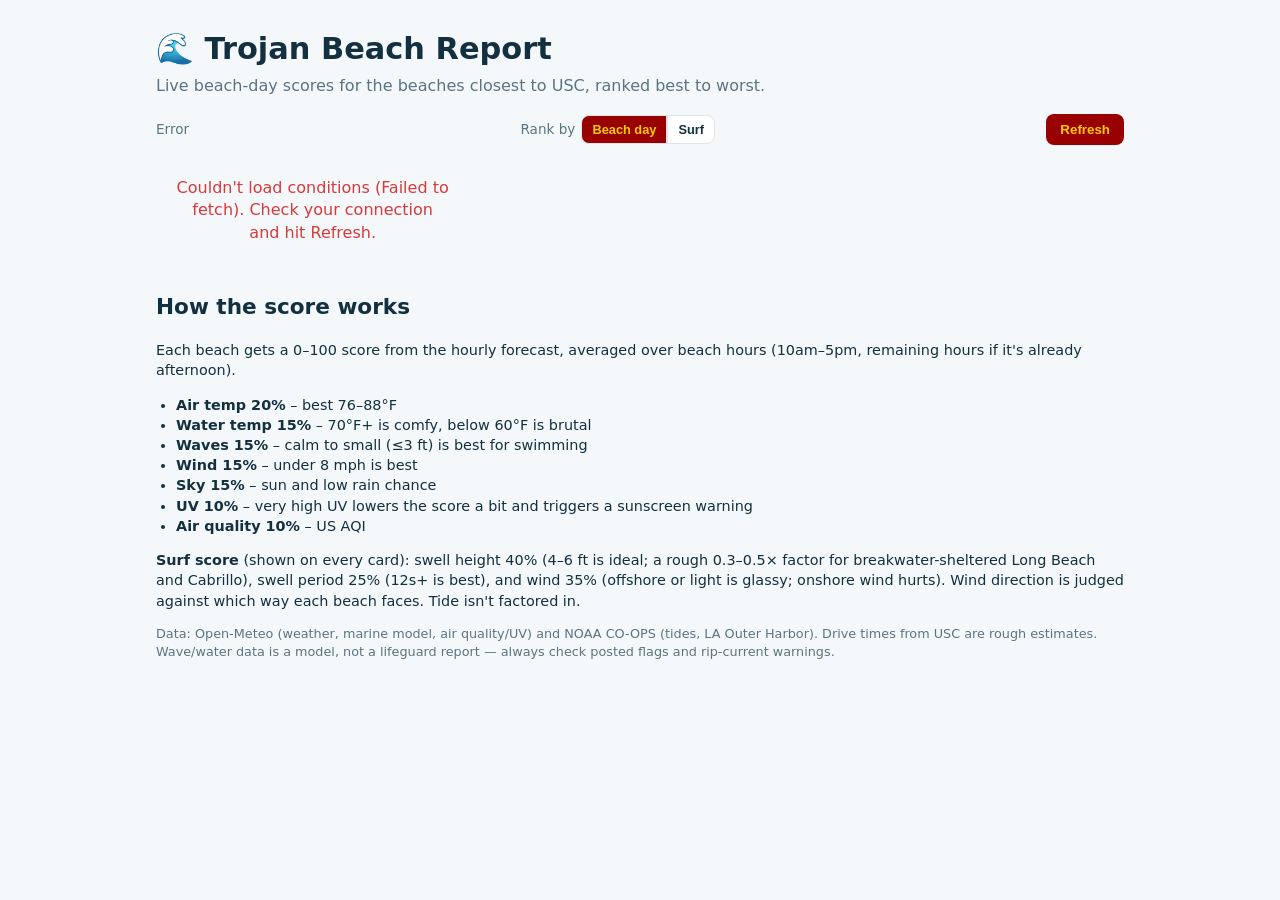
<file: beach/index.html>
<!doctype html>
<html lang="en">
<head>
<meta charset="utf-8">
<meta name="viewport" content="width=device-width, initial-scale=1">
<title>Trojan Beach Report</title>
<link rel="stylesheet" href="styles.css">
</head>
<body>
<header>
  <h1>🌊 Trojan Beach Report</h1>
  <p class="sub">Live beach-day scores for the beaches closest to USC, ranked best to worst.</p>
  <div class="bar">
    <span id="status">Loading…</span>
    <span class="toggle">Rank by <button type="button" data-mode="beach" class="on">Beach day</button><button type="button" data-mode="surf">Surf</button></span>
    <button id="refresh" type="button">Refresh</button>
  </div>
</header>

<section id="tide" class="tide" hidden></section>
<main id="cards" aria-live="polite"></main>

<section class="how">
  <h2>How the score works</h2>
  <p>Each beach gets a 0–100 score from the hourly forecast, averaged over beach hours (10am–5pm, remaining hours if it's already afternoon).</p>
  <ul>
    <li><b>Air temp 20%</b> – best 76–88°F</li>
    <li><b>Water temp 15%</b> – 70°F+ is comfy, below 60°F is brutal</li>
    <li><b>Waves 15%</b> – calm to small (≤3 ft) is best for swimming</li>
    <li><b>Wind 15%</b> – under 8 mph is best</li>
    <li><b>Sky 15%</b> – sun and low rain chance</li>
    <li><b>UV 10%</b> – very high UV lowers the score a bit and triggers a sunscreen warning</li>
    <li><b>Air quality 10%</b> – US AQI</li>
  </ul>
  <p><b>Surf score</b> (shown on every card): swell height 40% (4–6 ft is ideal; a rough 0.3–0.5× factor for breakwater-sheltered Long Beach and Cabrillo), swell period 25% (12s+ is best), and wind 35% (offshore or light is glassy; onshore wind hurts). Wind direction is judged against which way each beach faces. Tide isn't factored in.</p>
  <p class="fine">Data: Open-Meteo (weather, marine model, air quality/UV) and NOAA CO-OPS (tides, LA Outer Harbor). Drive times from USC are rough estimates. Wave/water data is a model, not a lifeguard report — always check posted flags and rip-current warnings.</p>
</section>
<script src="app.js"></script>
</body>
</html>
</file>
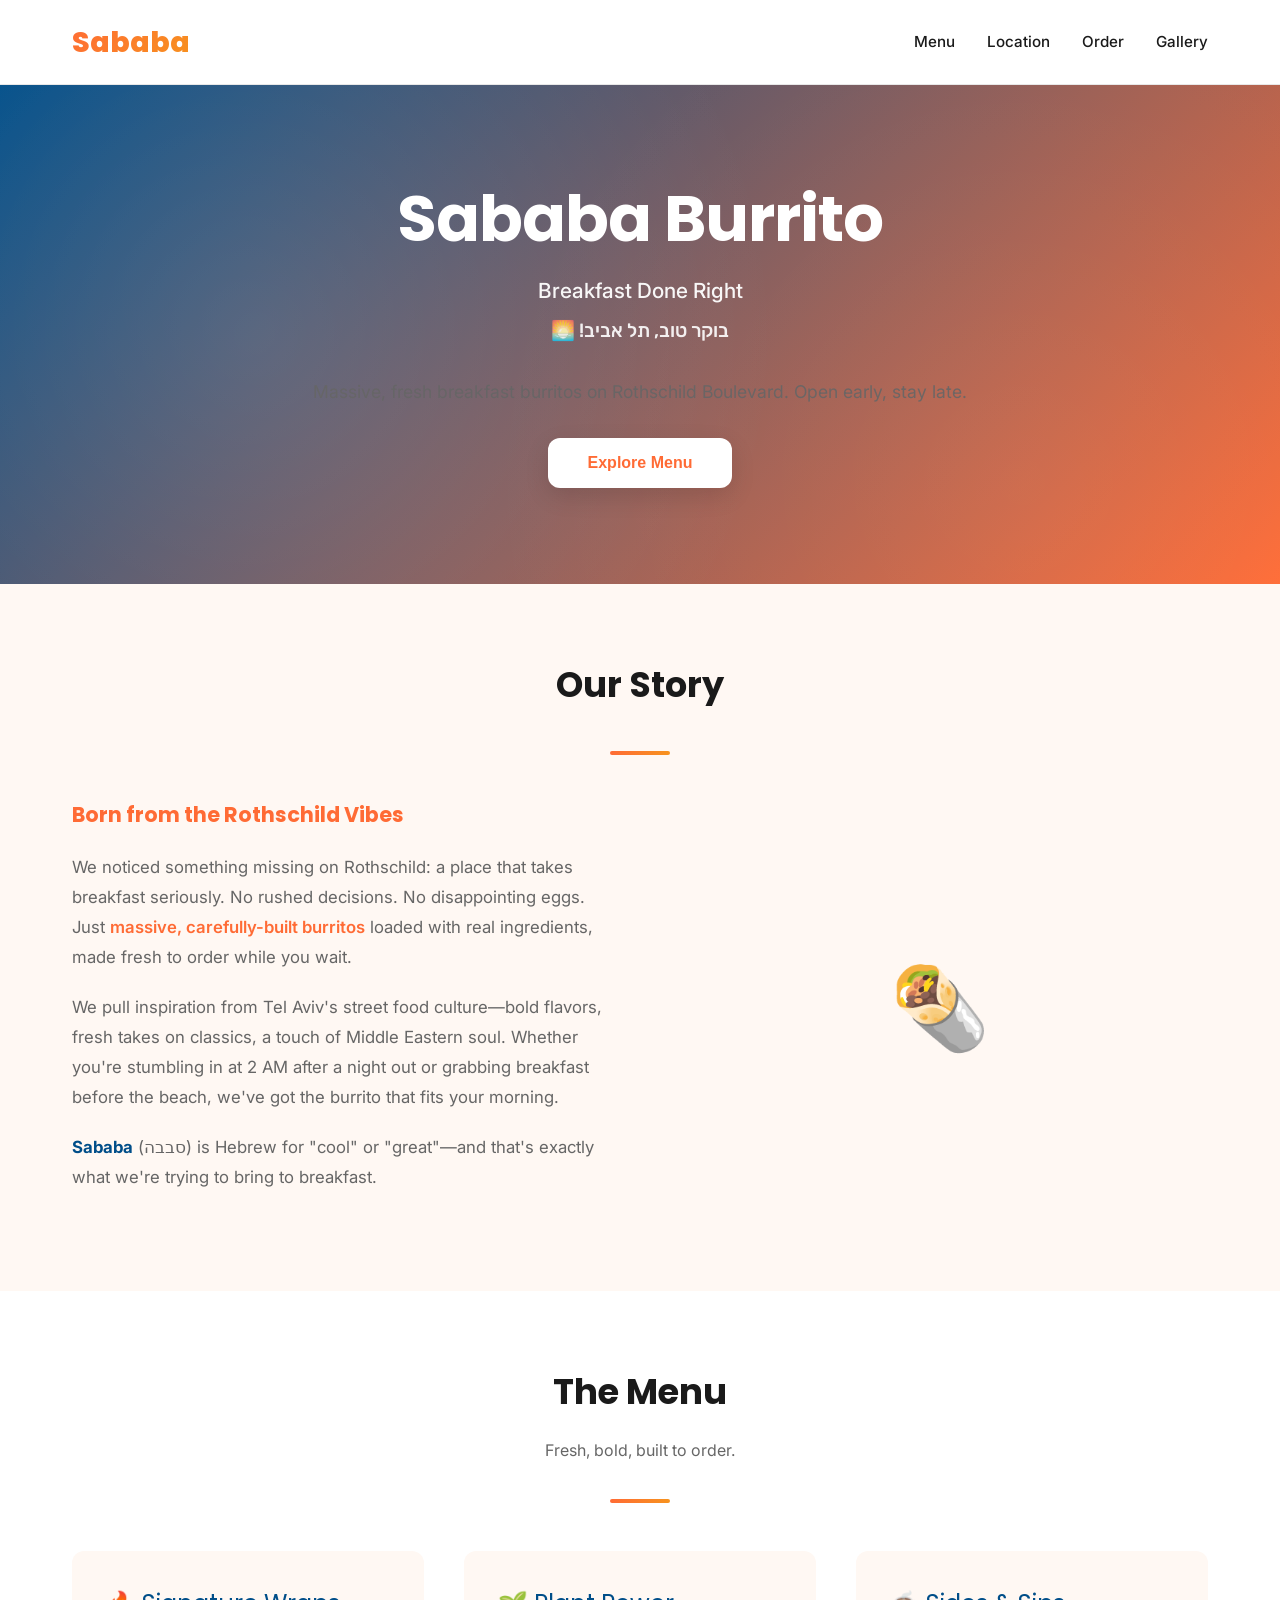
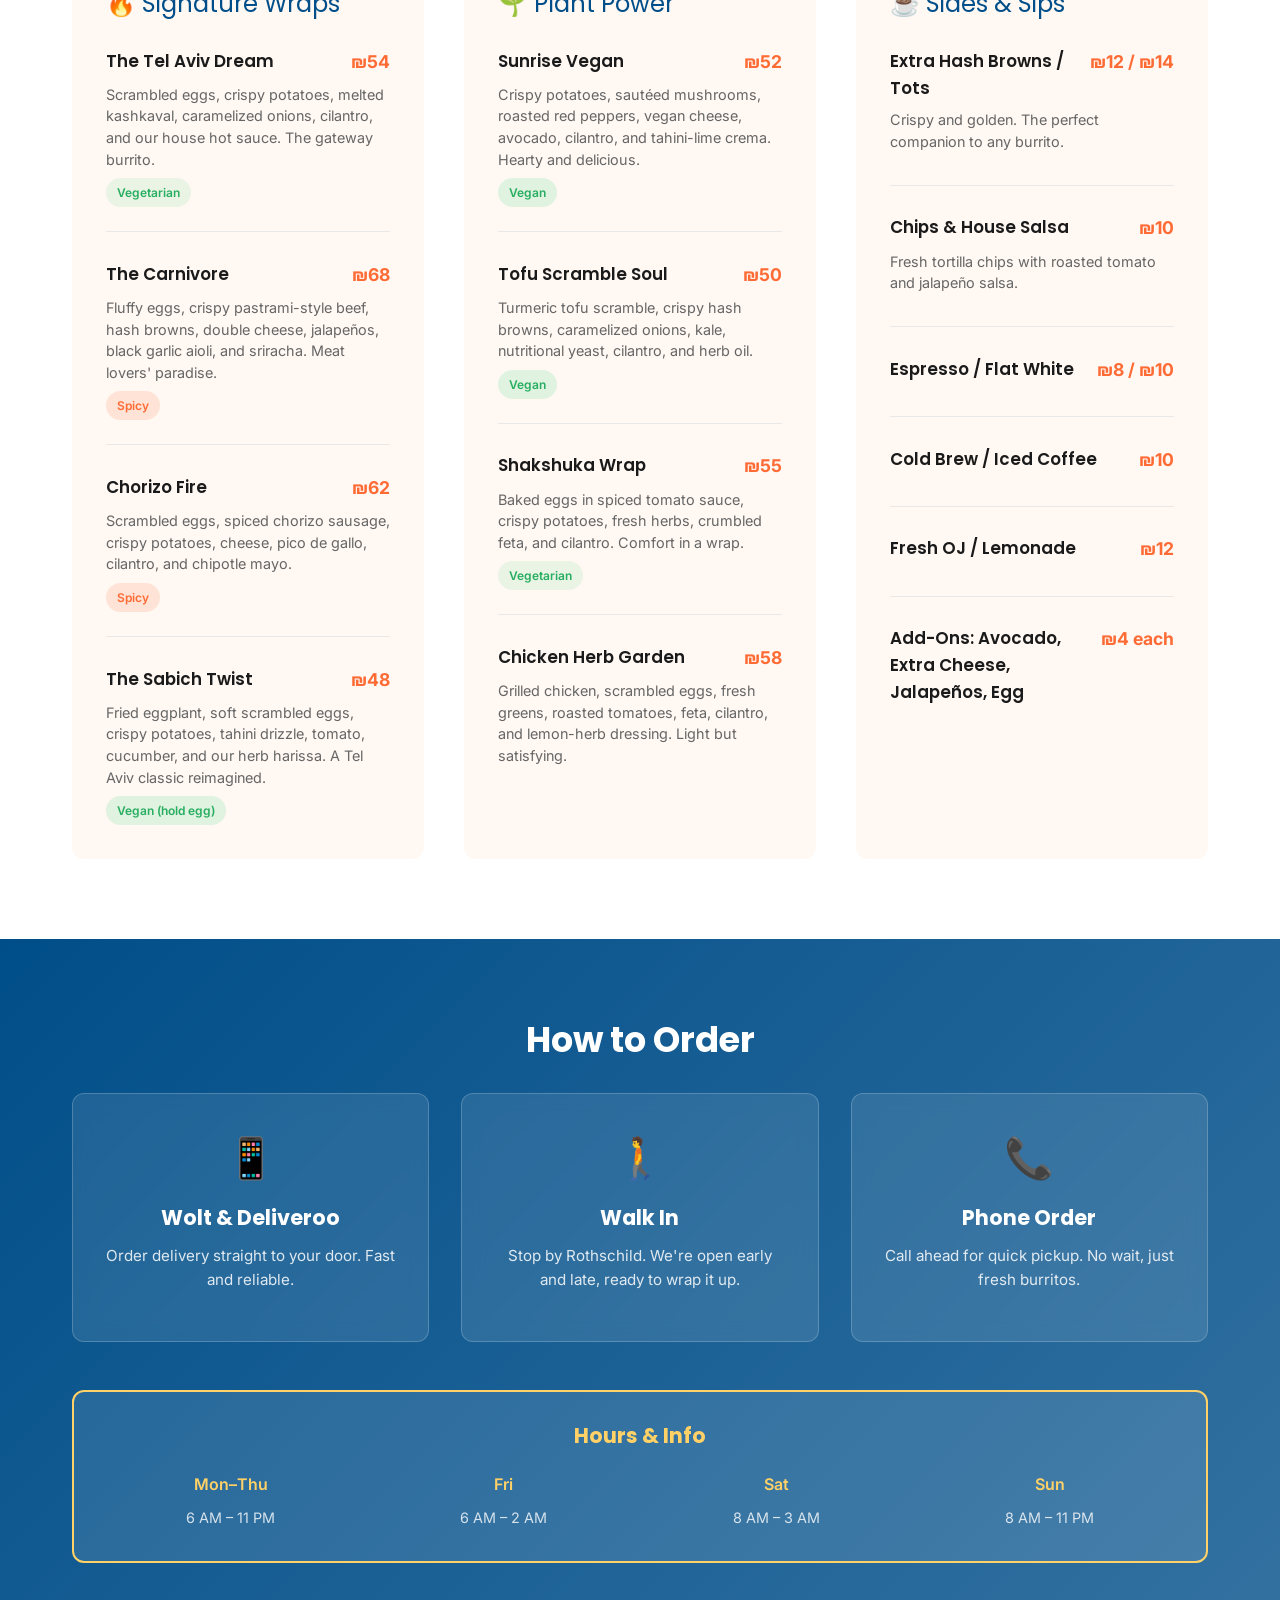
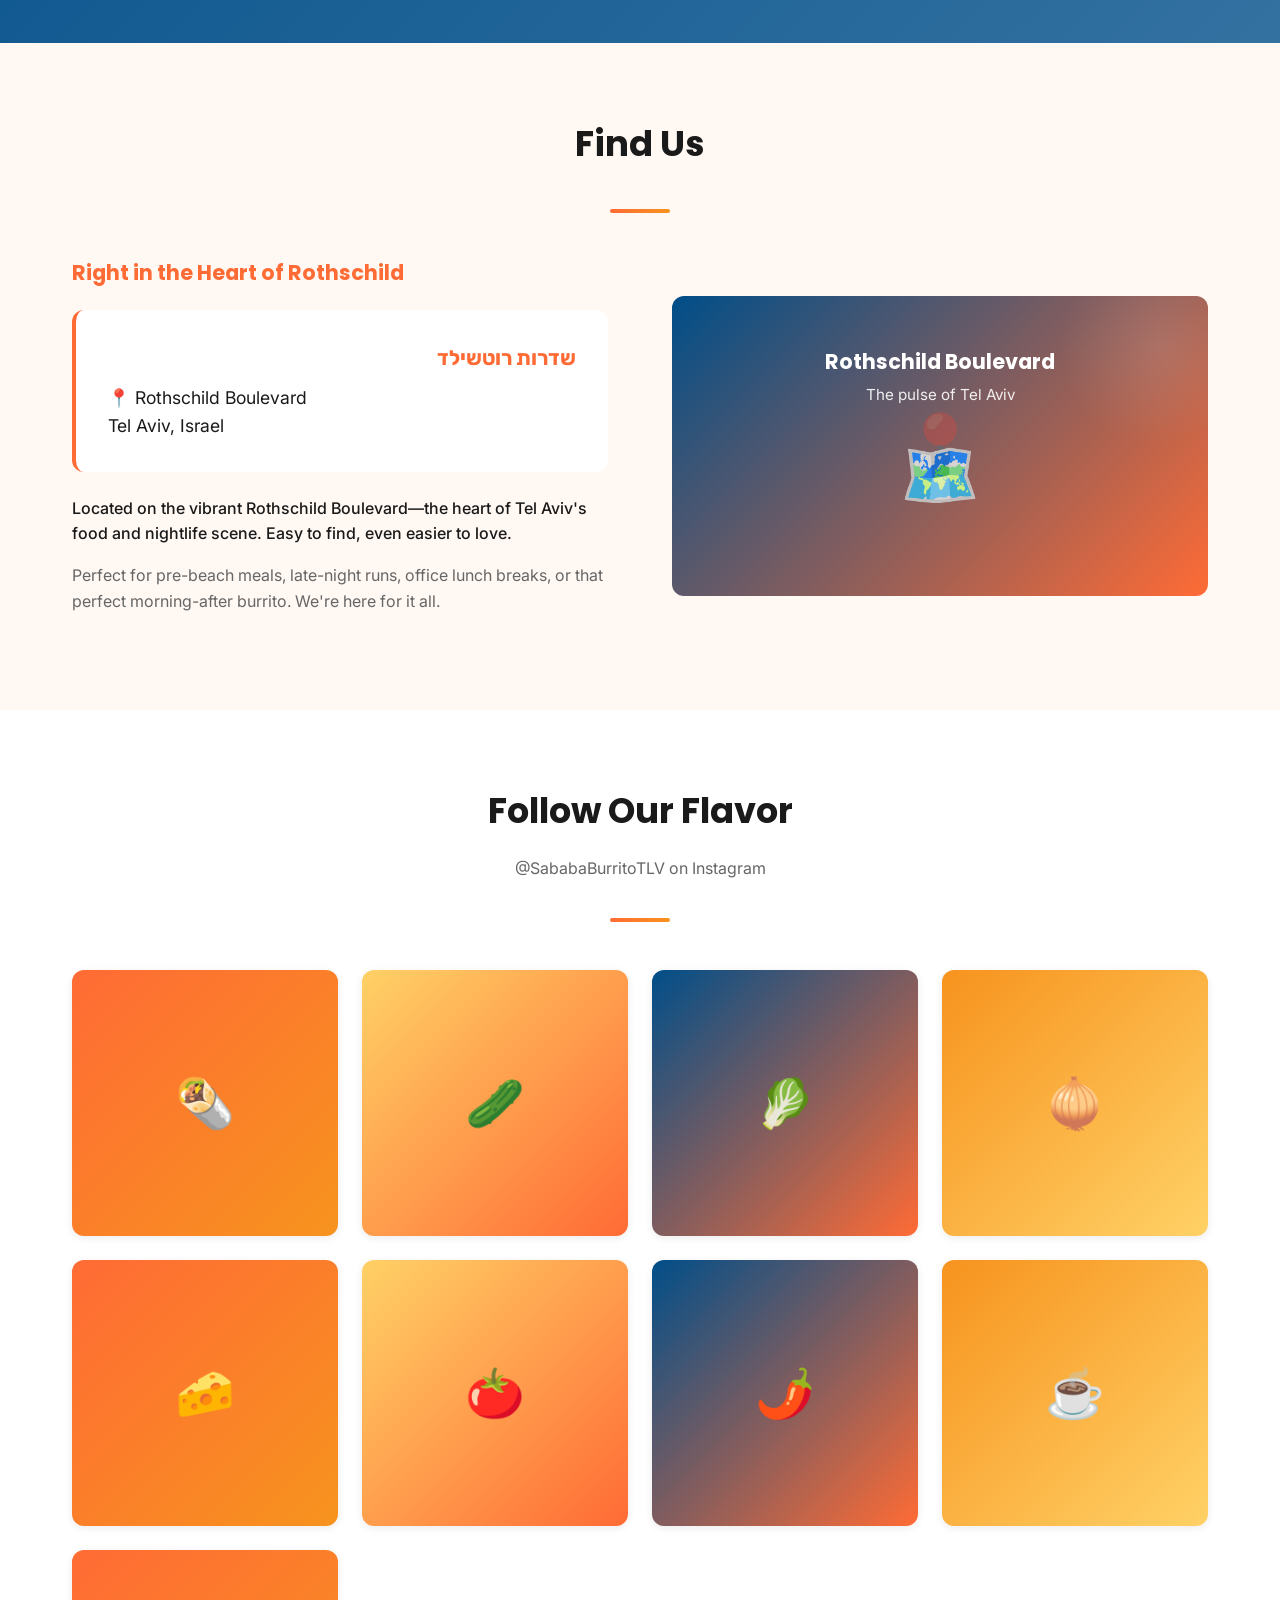
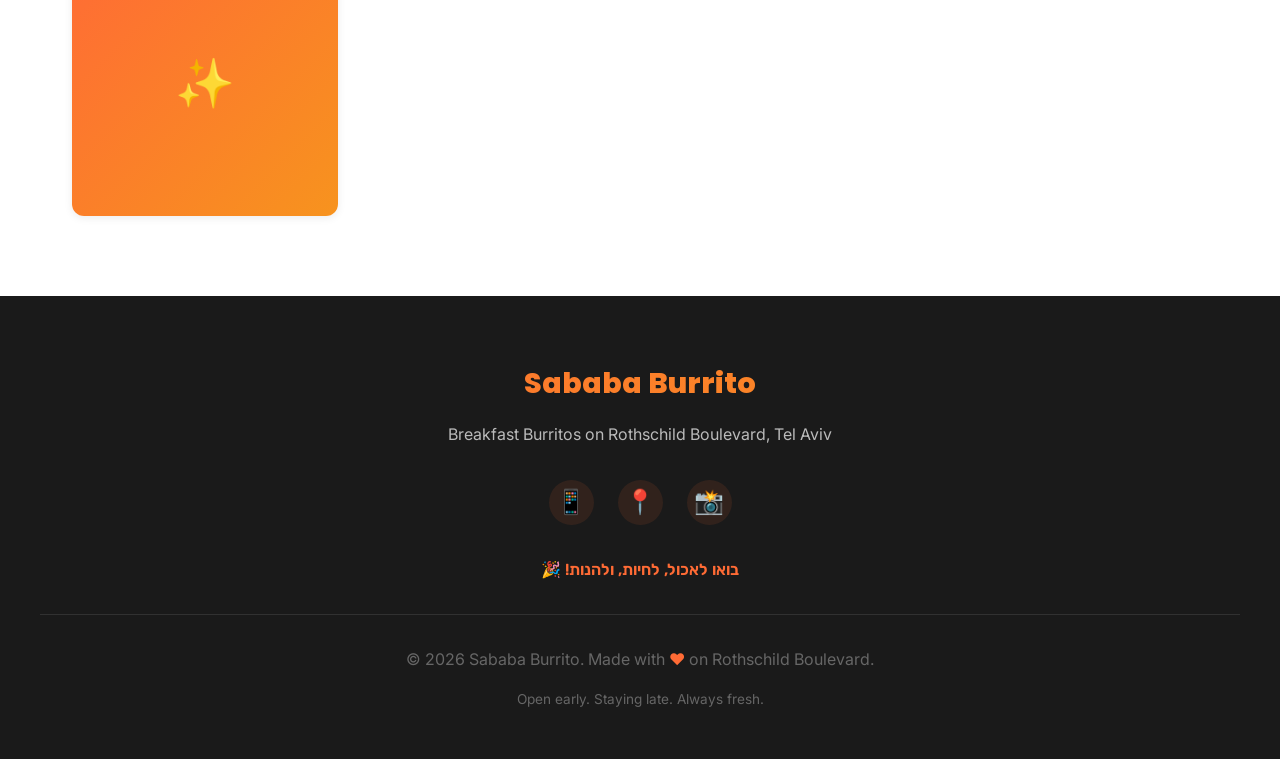
<file: haiku/index.html>
<!DOCTYPE html>
<html lang="en">
<head>
    <meta charset="UTF-8">
    <meta name="viewport" content="width=device-width, initial-scale=1.0">
    <title>Sababa Burrito - Breakfast Burritos on Rothschild, Tel Aviv</title>
    <link href="https://fonts.googleapis.com/css2?family=Rubik:wght@400;500;600;700;800&family=Poppins:wght@600;700;800&family=Inter:wght@400;500;600&display=swap" rel="stylesheet">

    <style>
        * {
            margin: 0;
            padding: 0;
            box-sizing: border-box;
        }

        :root {
            --primary-orange: #FF6B35;
            --secondary-teal: #004E89;
            --accent-coral: #F7931E;
            --light-cream: #FFF8F3;
            --dark-bg: #0F1419;
            --text-dark: #1A1A1A;
            --text-light: #666666;
            --border-light: #E8E8E8;
            --success-green: #2ECC71;
            --warm-yellow: #FFD166;
            --white: #FFFFFF;
            --shadow-sm: 0 2px 8px rgba(0, 0, 0, 0.08);
            --shadow-md: 0 8px 24px rgba(0, 0, 0, 0.12);
            --shadow-lg: 0 16px 48px rgba(0, 0, 0, 0.16);
            --radius: 12px;
        }

        body {
            font-family: 'Inter', sans-serif;
            color: var(--text-dark);
            background: var(--white);
            line-height: 1.6;
            overflow-x: hidden;
        }

        /* Smooth scroll behavior */
        html {
            scroll-behavior: smooth;
        }

        /* Typography */
        h1, h2, h3, h4 {
            font-family: 'Poppins', sans-serif;
            font-weight: 700;
            line-height: 1.2;
        }

        h1 {
            font-size: 3.5rem;
            letter-spacing: -1px;
        }

        h2 {
            font-size: 2.2rem;
            margin-bottom: 1.5rem;
            color: var(--text-dark);
        }

        h3 {
            font-size: 1.3rem;
            color: var(--text-dark);
        }

        p {
            font-size: 1rem;
            color: var(--text-light);
            margin-bottom: 1rem;
        }

        a {
            color: var(--primary-orange);
            text-decoration: none;
            transition: color 0.3s ease;
        }

        a:hover {
            color: var(--secondary-teal);
        }

        /* Header / Navigation */
        header {
            background: var(--white);
            border-bottom: 1px solid var(--border-light);
            padding: 1.2rem 0;
            position: sticky;
            top: 0;
            z-index: 100;
            backdrop-filter: blur(10px);
            background-color: rgba(255, 255, 255, 0.95);
        }

        nav {
            max-width: 1200px;
            margin: 0 auto;
            padding: 0 2rem;
            display: flex;
            justify-content: space-between;
            align-items: center;
        }

        .logo {
            font-family: 'Poppins', sans-serif;
            font-size: 1.8rem;
            font-weight: 800;
            background: linear-gradient(135deg, var(--primary-orange), var(--accent-coral));
            -webkit-background-clip: text;
            -webkit-text-fill-color: transparent;
            background-clip: text;
        }

        .nav-links {
            display: flex;
            gap: 2rem;
            list-style: none;
            align-items: center;
        }

        .nav-links a {
            font-weight: 500;
            font-size: 0.95rem;
            color: var(--text-dark);
            transition: color 0.3s ease;
        }

        .nav-links a:hover {
            color: var(--primary-orange);
        }

        .hebrew-accent {
            font-family: 'Rubik', sans-serif;
            font-weight: 600;
            color: var(--primary-orange);
        }

        /* Hero Section */
        .hero {
            background: linear-gradient(135deg, var(--secondary-teal) 0%, var(--primary-orange) 100%);
            color: var(--white);
            padding: 6rem 2rem;
            text-align: center;
            position: relative;
            overflow: hidden;
        }

        .hero::before {
            content: '';
            position: absolute;
            top: 0;
            left: 0;
            right: 0;
            bottom: 0;
            background: radial-gradient(circle at 20% 50%, rgba(255, 255, 255, 0.1) 0%, transparent 50%),
                        radial-gradient(circle at 80% 80%, rgba(255, 255, 255, 0.05) 0%, transparent 50%);
            pointer-events: none;
        }

        .hero-content {
            position: relative;
            z-index: 1;
            max-width: 800px;
            margin: 0 auto;
        }

        .hero h1 {
            font-size: 4rem;
            margin-bottom: 1rem;
            animation: slideUp 0.8s ease-out;
        }

        .hero-tagline {
            font-size: 1.3rem;
            margin-bottom: 0.5rem;
            opacity: 0.95;
            font-weight: 500;
        }

        .hero-hebrew {
            font-family: 'Rubik', sans-serif;
            font-size: 1.2rem;
            margin-bottom: 2rem;
            opacity: 0.9;
            font-weight: 500;
        }

        .hero-subtitle {
            font-size: 1.1rem;
            margin-bottom: 2rem;
            opacity: 0.9;
        }

        .cta-button {
            display: inline-block;
            background: var(--white);
            color: var(--primary-orange);
            padding: 1rem 2.5rem;
            border-radius: var(--radius);
            font-weight: 700;
            font-size: 1rem;
            cursor: pointer;
            transition: all 0.3s ease;
            box-shadow: var(--shadow-md);
            border: none;
            animation: fadeIn 1s ease-out 0.3s both;
        }

        .cta-button:hover {
            transform: translateY(-3px);
            box-shadow: var(--shadow-lg);
        }

        @keyframes slideUp {
            from {
                opacity: 0;
                transform: translateY(40px);
            }
            to {
                opacity: 1;
                transform: translateY(0);
            }
        }

        @keyframes fadeIn {
            from {
                opacity: 0;
            }
            to {
                opacity: 1;
            }
        }

        /* Container */
        .container {
            max-width: 1200px;
            margin: 0 auto;
            padding: 0 2rem;
        }

        /* Sections */
        section {
            padding: 5rem 0;
        }

        .section-title {
            text-align: center;
            margin-bottom: 3rem;
            position: relative;
            padding-bottom: 1.5rem;
        }

        .section-title::after {
            content: '';
            position: absolute;
            bottom: 0;
            left: 50%;
            transform: translateX(-50%);
            width: 60px;
            height: 4px;
            background: linear-gradient(90deg, var(--primary-orange), var(--accent-coral));
            border-radius: 2px;
        }

        /* About Section */
        .about {
            background: var(--light-cream);
        }

        .about-content {
            display: grid;
            grid-template-columns: 1fr 1fr;
            gap: 4rem;
            align-items: center;
        }

        .about-text h2 {
            color: var(--secondary-teal);
            margin-bottom: 1.5rem;
        }

        .about-text p {
            margin-bottom: 1.2rem;
            font-size: 1.05rem;
            line-height: 1.8;
        }

        .about-highlight {
            color: var(--primary-orange);
            font-weight: 600;
        }

        .about-illustration {
            display: flex;
            align-items: center;
            justify-content: center;
            font-size: 5rem;
            animation: float 3s ease-in-out infinite;
        }

        @keyframes float {
            0%, 100% {
                transform: translateY(0);
            }
            50% {
                transform: translateY(-20px);
            }
        }

        /* Menu Section */
        .menu {
            background: var(--white);
        }

        .menu-container {
            display: grid;
            grid-template-columns: repeat(auto-fit, minmax(350px, 1fr));
            gap: 2.5rem;
        }

        .menu-category {
            background: var(--light-cream);
            padding: 2rem;
            border-radius: var(--radius);
            transition: all 0.3s ease;
            border: 2px solid transparent;
        }

        .menu-category:hover {
            border-color: var(--primary-orange);
            transform: translateY(-8px);
            box-shadow: var(--shadow-lg);
        }

        .category-title {
            font-family: 'Poppins', sans-serif;
            font-size: 1.5rem;
            color: var(--secondary-teal);
            margin-bottom: 1.5rem;
            display: flex;
            align-items: center;
            gap: 0.8rem;
        }

        .menu-item {
            margin-bottom: 1.8rem;
            padding-bottom: 1.5rem;
            border-bottom: 1px solid var(--border-light);
        }

        .menu-item:last-child {
            border-bottom: none;
            margin-bottom: 0;
            padding-bottom: 0;
        }

        .item-header {
            display: flex;
            justify-content: space-between;
            align-items: start;
            margin-bottom: 0.5rem;
        }

        .item-name {
            font-family: 'Poppins', sans-serif;
            font-weight: 600;
            color: var(--text-dark);
            font-size: 1.05rem;
        }

        .item-price {
            color: var(--primary-orange);
            font-weight: 700;
            font-size: 1.1rem;
            white-space: nowrap;
            margin-left: 1rem;
        }

        .item-desc {
            font-size: 0.9rem;
            color: var(--text-light);
            margin-bottom: 0.5rem;
            line-height: 1.5;
        }

        .item-tags {
            display: flex;
            gap: 0.5rem;
            flex-wrap: wrap;
            margin-top: 0.5rem;
        }

        .tag {
            display: inline-block;
            font-size: 0.75rem;
            padding: 0.3rem 0.7rem;
            border-radius: 20px;
            font-weight: 600;
            white-space: nowrap;
        }

        .tag-vegan {
            background: rgba(46, 204, 113, 0.15);
            color: #27AE60;
        }

        .tag-veg {
            background: rgba(46, 204, 113, 0.1);
            color: #27AE60;
        }

        .tag-spicy {
            background: rgba(255, 107, 53, 0.15);
            color: var(--primary-orange);
        }

        /* How to Order Section */
        .ordering {
            background: linear-gradient(135deg, var(--secondary-teal) 0%, rgba(0, 78, 137, 0.8) 100%);
            color: var(--white);
        }

        .ordering h2 {
            color: var(--white);
            text-align: center;
            margin-bottom: 2rem;
        }

        .ordering-options {
            display: grid;
            grid-template-columns: repeat(auto-fit, minmax(250px, 1fr));
            gap: 2rem;
            margin-bottom: 3rem;
        }

        .order-option {
            background: rgba(255, 255, 255, 0.1);
            padding: 2rem;
            border-radius: var(--radius);
            border: 1px solid rgba(255, 255, 255, 0.2);
            text-align: center;
            transition: all 0.3s ease;
            backdrop-filter: blur(10px);
        }

        .order-option:hover {
            background: rgba(255, 255, 255, 0.15);
            transform: translateY(-5px);
        }

        .order-option-icon {
            font-size: 2.5rem;
            margin-bottom: 1rem;
        }

        .order-option h3 {
            color: var(--white);
            margin-bottom: 0.8rem;
        }

        .order-option p {
            color: rgba(255, 255, 255, 0.85);
            font-size: 0.95rem;
        }

        .hours-info {
            background: rgba(255, 255, 255, 0.1);
            padding: 2rem;
            border-radius: var(--radius);
            text-align: center;
            border: 2px solid var(--warm-yellow);
        }

        .hours-info h3 {
            color: var(--warm-yellow);
            margin-bottom: 1rem;
        }

        .hours-grid {
            display: grid;
            grid-template-columns: repeat(auto-fit, minmax(150px, 1fr));
            gap: 1.5rem;
            margin-top: 1.5rem;
        }

        .hours-day {
            text-align: center;
        }

        .hours-day-name {
            color: var(--warm-yellow);
            font-weight: 600;
            margin-bottom: 0.5rem;
        }

        .hours-day-time {
            color: rgba(255, 255, 255, 0.8);
            font-size: 0.9rem;
        }

        /* Location Section */
        .location {
            background: var(--light-cream);
        }

        .location-content {
            display: grid;
            grid-template-columns: 1fr 1fr;
            gap: 4rem;
            align-items: center;
        }

        .location-info h2 {
            color: var(--secondary-teal);
            margin-bottom: 1.5rem;
        }

        .location-address {
            background: var(--white);
            padding: 2rem;
            border-radius: var(--radius);
            border-left: 4px solid var(--primary-orange);
            margin-bottom: 1.5rem;
        }

        .location-address p {
            font-size: 1.1rem;
            color: var(--text-dark);
            margin: 0;
        }

        .street-name {
            font-family: 'Rubik', sans-serif;
            font-size: 1.3rem;
            color: var(--primary-orange);
            font-weight: 700;
            margin-bottom: 0.5rem;
        }

        .map-illustration {
            background: linear-gradient(135deg, var(--secondary-teal) 0%, var(--primary-orange) 100%);
            border-radius: var(--radius);
            padding: 3rem;
            display: flex;
            flex-direction: column;
            align-items: center;
            justify-content: center;
            min-height: 300px;
            color: var(--white);
            text-align: center;
            position: relative;
            overflow: hidden;
        }

        .map-illustration::before {
            content: '';
            position: absolute;
            width: 200px;
            height: 200px;
            background: radial-gradient(circle, rgba(255, 255, 255, 0.1) 0%, transparent 70%);
            border-radius: 50%;
            top: -50px;
            right: -50px;
            animation: pulse 4s ease-in-out infinite;
        }

        .map-illustration::after {
            content: '📍';
            position: absolute;
            font-size: 4rem;
            opacity: 0.3;
            animation: bounce 2s ease-in-out infinite;
        }

        @keyframes pulse {
            0%, 100% {
                transform: scale(1);
            }
            50% {
                transform: scale(1.1);
            }
        }

        @keyframes bounce {
            0%, 100% {
                transform: translateY(0);
            }
            50% {
                transform: translateY(-20px);
            }
        }

        .map-text {
            position: relative;
            z-index: 1;
        }

        .map-text h3 {
            color: var(--white);
            margin-bottom: 0.5rem;
            font-size: 1.3rem;
        }

        .map-text p {
            color: rgba(255, 255, 255, 0.9);
            font-size: 0.95rem;
        }

        /* Gallery Section */
        .gallery {
            background: var(--white);
        }

        .gallery-grid {
            display: grid;
            grid-template-columns: repeat(auto-fit, minmax(220px, 1fr));
            gap: 1.5rem;
        }

        .gallery-item {
            aspect-ratio: 1;
            border-radius: var(--radius);
            overflow: hidden;
            position: relative;
            cursor: pointer;
            transition: all 0.3s ease;
            background: linear-gradient(135deg, var(--primary-orange), var(--accent-coral));
            display: flex;
            align-items: center;
            justify-content: center;
            font-size: 3rem;
            box-shadow: var(--shadow-sm);
        }

        .gallery-item:hover {
            transform: scale(1.05);
            box-shadow: var(--shadow-md);
        }

        .gallery-item.alt1 {
            background: linear-gradient(135deg, var(--warm-yellow), var(--primary-orange));
        }

        .gallery-item.alt2 {
            background: linear-gradient(135deg, var(--secondary-teal), var(--primary-orange));
        }

        .gallery-item.alt3 {
            background: linear-gradient(135deg, var(--accent-coral), var(--warm-yellow));
        }

        /* Footer */
        footer {
            background: var(--text-dark);
            color: var(--white);
            padding: 4rem 2rem 2rem;
            text-align: center;
        }

        .footer-content {
            max-width: 1200px;
            margin: 0 auto;
        }

        .footer-logo {
            font-family: 'Poppins', sans-serif;
            font-size: 1.8rem;
            font-weight: 800;
            background: linear-gradient(135deg, var(--primary-orange), var(--accent-coral));
            -webkit-background-clip: text;
            -webkit-text-fill-color: transparent;
            background-clip: text;
            margin-bottom: 1rem;
        }

        .footer-socials {
            display: flex;
            gap: 1.5rem;
            justify-content: center;
            margin: 2rem 0;
            font-size: 1.5rem;
        }

        .social-icon {
            display: inline-block;
            width: 45px;
            height: 45px;
            border-radius: 50%;
            background: rgba(255, 107, 53, 0.1);
            display: flex;
            align-items: center;
            justify-content: center;
            transition: all 0.3s ease;
            cursor: pointer;
        }

        .social-icon:hover {
            background: var(--primary-orange);
            transform: translateY(-5px);
        }

        .footer-text {
            color: rgba(255, 255, 255, 0.6);
            font-size: 0.9rem;
            margin-top: 2rem;
            padding-top: 2rem;
            border-top: 1px solid rgba(255, 255, 255, 0.1);
        }

        .footer-hebrew {
            font-family: 'Rubik', sans-serif;
            color: var(--primary-orange);
            margin: 1rem 0;
            font-weight: 600;
        }

        /* Responsive */
        @media (max-width: 768px) {
            h1 {
                font-size: 2.5rem;
            }

            h2 {
                font-size: 1.8rem;
            }

            .hero {
                padding: 4rem 1.5rem;
            }

            .hero h1 {
                font-size: 2.5rem;
            }

            .nav-links {
                gap: 1rem;
                font-size: 0.85rem;
            }

            .about-content,
            .location-content {
                grid-template-columns: 1fr;
                gap: 2rem;
            }

            .about-illustration {
                order: -1;
            }

            .menu-container {
                grid-template-columns: 1fr;
            }

            section {
                padding: 3rem 0;
            }

            .gallery-grid {
                grid-template-columns: repeat(auto-fit, minmax(150px, 1fr));
            }

            .ordering-options {
                grid-template-columns: 1fr;
            }

            .hours-grid {
                grid-template-columns: repeat(2, 1fr);
            }
        }

        @media (max-width: 480px) {
            h1 {
                font-size: 2rem;
            }

            h2 {
                font-size: 1.4rem;
            }

            .hero h1 {
                font-size: 2rem;
            }

            .hero-tagline {
                font-size: 1.05rem;
            }

            .nav-links {
                gap: 0.8rem;
                font-size: 0.8rem;
            }

            .logo {
                font-size: 1.4rem;
            }

            .cta-button {
                padding: 0.8rem 1.8rem;
                font-size: 0.9rem;
            }

            .menu-category {
                padding: 1.5rem;
            }

            .container {
                padding: 0 1.5rem;
            }

            .map-illustration {
                min-height: 250px;
                padding: 2rem;
            }
        }

        /* Accessibility */
        @media (prefers-reduced-motion: reduce) {
            * {
                animation-duration: 0.01ms !important;
                animation-iteration-count: 1 !important;
                transition-duration: 0.01ms !important;
            }
        }
    </style>
</head>
<body>
    <!-- Header / Navigation -->
    <header>
        <nav>
            <div class="logo">Sababa</div>
            <ul class="nav-links">
                <li><a href="#menu">Menu</a></li>
                <li><a href="#location">Location</a></li>
                <li><a href="#order">Order</a></li>
                <li><a href="#gallery">Gallery</a></li>
            </ul>
        </nav>
    </header>

    <!-- Hero Section -->
    <section class="hero">
        <div class="hero-content">
            <h1>Sababa Burrito</h1>
            <div class="hero-tagline">Breakfast Done Right</div>
            <div class="hero-hebrew" lang="he" dir="rtl">בוקר טוב, תל אביב! 🌅</div>
            <p class="hero-subtitle">Massive, fresh breakfast burritos on Rothschild Boulevard. Open early, stay late.</p>
            <button class="cta-button" onclick="document.getElementById('menu').scrollIntoView();">Explore Menu</button>
        </div>
    </section>

    <!-- About Section -->
    <section class="about">
        <div class="container">
            <div class="section-title">
                <h2>Our Story</h2>
            </div>
            <div class="about-content">
                <div class="about-text">
                    <h3 style="color: var(--primary-orange); margin-bottom: 1.5rem;">Born from the Rothschild Vibes</h3>
                    <p>
                        We noticed something missing on Rothschild: a place that takes breakfast seriously. No rushed decisions. No disappointing eggs. Just <span class="about-highlight">massive, carefully-built burritos</span> loaded with real ingredients, made fresh to order while you wait.
                    </p>
                    <p>
                        We pull inspiration from Tel Aviv's street food culture—bold flavors, fresh takes on classics, a touch of Middle Eastern soul. Whether you're stumbling in at 2 AM after a night out or grabbing breakfast before the beach, we've got the burrito that fits your morning.
                    </p>
                    <p>
                        <strong style="color: var(--secondary-teal);">Sababa</strong> <span style="color: var(--text-light);">(סבבה) is Hebrew for "cool" or "great"—and that's exactly what we're trying to bring to breakfast.</span>
                    </p>
                </div>
                <div class="about-illustration">🌯</div>
            </div>
        </div>
    </section>

    <!-- Menu Section -->
    <section class="menu" id="menu">
        <div class="container">
            <div class="section-title">
                <h2>The Menu</h2>
                <p style="text-align: center; margin-top: 0.5rem;">Fresh, bold, built to order.</p>
            </div>

            <div class="menu-container">
                <!-- Signature Burritos -->
                <div class="menu-category">
                    <div class="category-title">🔥 Signature Wraps</div>

                    <div class="menu-item">
                        <div class="item-header">
                            <div class="item-name">The Tel Aviv Dream</div>
                            <div class="item-price">₪54</div>
                        </div>
                        <div class="item-desc">Scrambled eggs, crispy potatoes, melted kashkaval, caramelized onions, cilantro, and our house hot sauce. The gateway burrito.</div>
                        <div class="item-tags">
                            <span class="tag tag-veg">Vegetarian</span>
                        </div>
                    </div>

                    <div class="menu-item">
                        <div class="item-header">
                            <div class="item-name">The Carnivore</div>
                            <div class="item-price">₪68</div>
                        </div>
                        <div class="item-desc">Fluffy eggs, crispy pastrami-style beef, hash browns, double cheese, jalapeños, black garlic aioli, and sriracha. Meat lovers' paradise.</div>
                        <div class="item-tags">
                            <span class="tag tag-spicy">Spicy</span>
                        </div>
                    </div>

                    <div class="menu-item">
                        <div class="item-header">
                            <div class="item-name">Chorizo Fire</div>
                            <div class="item-price">₪62</div>
                        </div>
                        <div class="item-desc">Scrambled eggs, spiced chorizo sausage, crispy potatoes, cheese, pico de gallo, cilantro, and chipotle mayo.</div>
                        <div class="item-tags">
                            <span class="tag tag-spicy">Spicy</span>
                        </div>
                    </div>

                    <div class="menu-item">
                        <div class="item-header">
                            <div class="item-name">The Sabich Twist</div>
                            <div class="item-price">₪48</div>
                        </div>
                        <div class="item-desc">Fried eggplant, soft scrambled eggs, crispy potatoes, tahini drizzle, tomato, cucumber, and our herb harissa. A Tel Aviv classic reimagined.</div>
                        <div class="item-tags">
                            <span class="tag tag-vegan">Vegan (hold egg)</span>
                        </div>
                    </div>
                </div>

                <!-- Plant-Based & Lighter -->
                <div class="menu-category">
                    <div class="category-title">🌱 Plant Power</div>

                    <div class="menu-item">
                        <div class="item-header">
                            <div class="item-name">Sunrise Vegan</div>
                            <div class="item-price">₪52</div>
                        </div>
                        <div class="item-desc">Crispy potatoes, sautéed mushrooms, roasted red peppers, vegan cheese, avocado, cilantro, and tahini-lime crema. Hearty and delicious.</div>
                        <div class="item-tags">
                            <span class="tag tag-vegan">Vegan</span>
                        </div>
                    </div>

                    <div class="menu-item">
                        <div class="item-header">
                            <div class="item-name">Tofu Scramble Soul</div>
                            <div class="item-price">₪50</div>
                        </div>
                        <div class="item-desc">Turmeric tofu scramble, crispy hash browns, caramelized onions, kale, nutritional yeast, cilantro, and herb oil.</div>
                        <div class="item-tags">
                            <span class="tag tag-vegan">Vegan</span>
                        </div>
                    </div>

                    <div class="menu-item">
                        <div class="item-header">
                            <div class="item-name">Shakshuka Wrap</div>
                            <div class="item-price">₪55</div>
                        </div>
                        <div class="item-desc">Baked eggs in spiced tomato sauce, crispy potatoes, fresh herbs, crumbled feta, and cilantro. Comfort in a wrap.</div>
                        <div class="item-tags">
                            <span class="tag tag-veg">Vegetarian</span>
                        </div>
                    </div>

                    <div class="menu-item">
                        <div class="item-header">
                            <div class="item-name">Chicken Herb Garden</div>
                            <div class="item-price">₪58</div>
                        </div>
                        <div class="item-desc">Grilled chicken, scrambled eggs, fresh greens, roasted tomatoes, feta, cilantro, and lemon-herb dressing. Light but satisfying.</div>
                    </div>
                </div>

                <!-- Sides & Drinks -->
                <div class="menu-category">
                    <div class="category-title">☕ Sides & Sips</div>

                    <div class="menu-item">
                        <div class="item-header">
                            <div class="item-name">Extra Hash Browns / Tots</div>
                            <div class="item-price">₪12 / ₪14</div>
                        </div>
                        <div class="item-desc">Crispy and golden. The perfect companion to any burrito.</div>
                    </div>

                    <div class="menu-item">
                        <div class="item-header">
                            <div class="item-name">Chips & House Salsa</div>
                            <div class="item-price">₪10</div>
                        </div>
                        <div class="item-desc">Fresh tortilla chips with roasted tomato and jalapeño salsa.</div>
                    </div>

                    <div class="menu-item">
                        <div class="item-header">
                            <div class="item-name">Espresso / Flat White</div>
                            <div class="item-price">₪8 / ₪10</div>
                        </div>
                    </div>

                    <div class="menu-item">
                        <div class="item-header">
                            <div class="item-name">Cold Brew / Iced Coffee</div>
                            <div class="item-price">₪10</div>
                        </div>
                    </div>

                    <div class="menu-item">
                        <div class="item-header">
                            <div class="item-name">Fresh OJ / Lemonade</div>
                            <div class="item-price">₪12</div>
                        </div>
                    </div>

                    <div class="menu-item">
                        <div class="item-header">
                            <div class="item-name">Add-Ons: Avocado, Extra Cheese, Jalapeños, Egg</div>
                            <div class="item-price">₪4 each</div>
                        </div>
                    </div>
                </div>
            </div>
        </div>
    </section>

    <!-- How to Order Section -->
    <section class="ordering" id="order">
        <div class="container">
            <h2>How to Order</h2>
            <div class="ordering-options">
                <div class="order-option">
                    <div class="order-option-icon">📱</div>
                    <h3>Wolt & Deliveroo</h3>
                    <p>Order delivery straight to your door. Fast and reliable.</p>
                </div>
                <div class="order-option">
                    <div class="order-option-icon">🚶</div>
                    <h3>Walk In</h3>
                    <p>Stop by Rothschild. We're open early and late, ready to wrap it up.</p>
                </div>
                <div class="order-option">
                    <div class="order-option-icon">📞</div>
                    <h3>Phone Order</h3>
                    <p>Call ahead for quick pickup. No wait, just fresh burritos.</p>
                </div>
            </div>

            <div class="hours-info">
                <h3>Hours & Info</h3>
                <div class="hours-grid">
                    <div class="hours-day">
                        <div class="hours-day-name">Mon–Thu</div>
                        <div class="hours-day-time">6 AM – 11 PM</div>
                    </div>
                    <div class="hours-day">
                        <div class="hours-day-name">Fri</div>
                        <div class="hours-day-time">6 AM – 2 AM</div>
                    </div>
                    <div class="hours-day">
                        <div class="hours-day-name">Sat</div>
                        <div class="hours-day-time">8 AM – 3 AM</div>
                    </div>
                    <div class="hours-day">
                        <div class="hours-day-name">Sun</div>
                        <div class="hours-day-time">8 AM – 11 PM</div>
                    </div>
                </div>
            </div>
        </div>
    </section>

    <!-- Location Section -->
    <section class="location" id="location">
        <div class="container">
            <div class="section-title">
                <h2>Find Us</h2>
            </div>
            <div class="location-content">
                <div class="location-info">
                    <h3 style="color: var(--primary-orange); margin-bottom: 1.5rem;">Right in the Heart of Rothschild</h3>
                    <div class="location-address">
                        <div class="street-name" lang="he" dir="rtl">שדרות רוטשילד</div>
                        <p>📍 Rothschild Boulevard<br>Tel Aviv, Israel</p>
                    </div>
                    <p style="color: var(--text-dark); font-weight: 500;">
                        Located on the vibrant Rothschild Boulevard—the heart of Tel Aviv's food and nightlife scene. Easy to find, even easier to love.
                    </p>
                    <p style="color: var(--text-light);">
                        Perfect for pre-beach meals, late-night runs, office lunch breaks, or that perfect morning-after burrito. We're here for it all.
                    </p>
                </div>
                <div class="map-illustration">
                    <div class="map-text">
                        <h3>Rothschild Boulevard</h3>
                        <p>The pulse of Tel Aviv</p>
                        <p style="margin-top: 1rem; font-size: 4rem; opacity: 1;">🗺️</p>
                    </div>
                </div>
            </div>
        </div>
    </section>

    <!-- Gallery / Social Section -->
    <section class="gallery" id="gallery">
        <div class="container">
            <div class="section-title">
                <h2>Follow Our Flavor</h2>
                <p style="text-align: center; margin-top: 0.5rem;">@SababaBurritoTLV on Instagram</p>
            </div>
            <div class="gallery-grid">
                <div class="gallery-item">🌯</div>
                <div class="gallery-item alt1">🥒</div>
                <div class="gallery-item alt2">🥬</div>
                <div class="gallery-item alt3">🧅</div>
                <div class="gallery-item">🧀</div>
                <div class="gallery-item alt1">🍅</div>
                <div class="gallery-item alt2">🌶️</div>
                <div class="gallery-item alt3">☕</div>
                <div class="gallery-item">✨</div>
            </div>
        </div>
    </section>

    <!-- Footer -->
    <footer>
        <div class="footer-content">
            <div class="footer-logo">Sababa Burrito</div>
            <p style="color: rgba(255, 255, 255, 0.7); margin-bottom: 0;">Breakfast Burritos on Rothschild Boulevard, Tel Aviv</p>

            <div class="footer-socials">
                <div class="social-icon">📱</div>
                <div class="social-icon">📍</div>
                <div class="social-icon">📸</div>
            </div>

            <div class="footer-hebrew" lang="he" dir="rtl">
                בואו לאכול, לחיות, ולהנות! 🎉
            </div>

            <div class="footer-text">
                <p>© 2026 Sababa Burrito. Made with <span style="color: var(--primary-orange);">❤️</span> on Rothschild Boulevard.</p>
                <p style="margin-top: 0.5rem; font-size: 0.85rem;">Open early. Staying late. Always fresh.</p>
            </div>
        </div>
    </footer>

    <script>
        // Smooth scroll for buttons
        document.querySelectorAll('a[href^="#"]').forEach(anchor => {
            anchor.addEventListener('click', function (e) {
                e.preventDefault();
                const target = document.querySelector(this.getAttribute('href'));
                if (target) {
                    target.scrollIntoView({ behavior: 'smooth' });
                }
            });
        });

        // Add subtle animation on scroll
        const observerOptions = {
            threshold: 0.1,
            rootMargin: '0px 0px -50px 0px'
        };

        const observer = new IntersectionObserver(function(entries) {
            entries.forEach(entry => {
                if (entry.isIntersecting) {
                    entry.target.style.opacity = '1';
                    entry.target.style.transform = 'translateY(0)';
                }
            });
        }, observerOptions);

        document.querySelectorAll('.menu-category, .order-option, .gallery-item').forEach(el => {
            el.style.opacity = '0.9';
            el.style.transform = 'translateY(10px)';
            el.style.transition = 'opacity 0.6s ease, transform 0.6s ease';
            observer.observe(el);
        });
    </script>
</body>
</html>
</file>
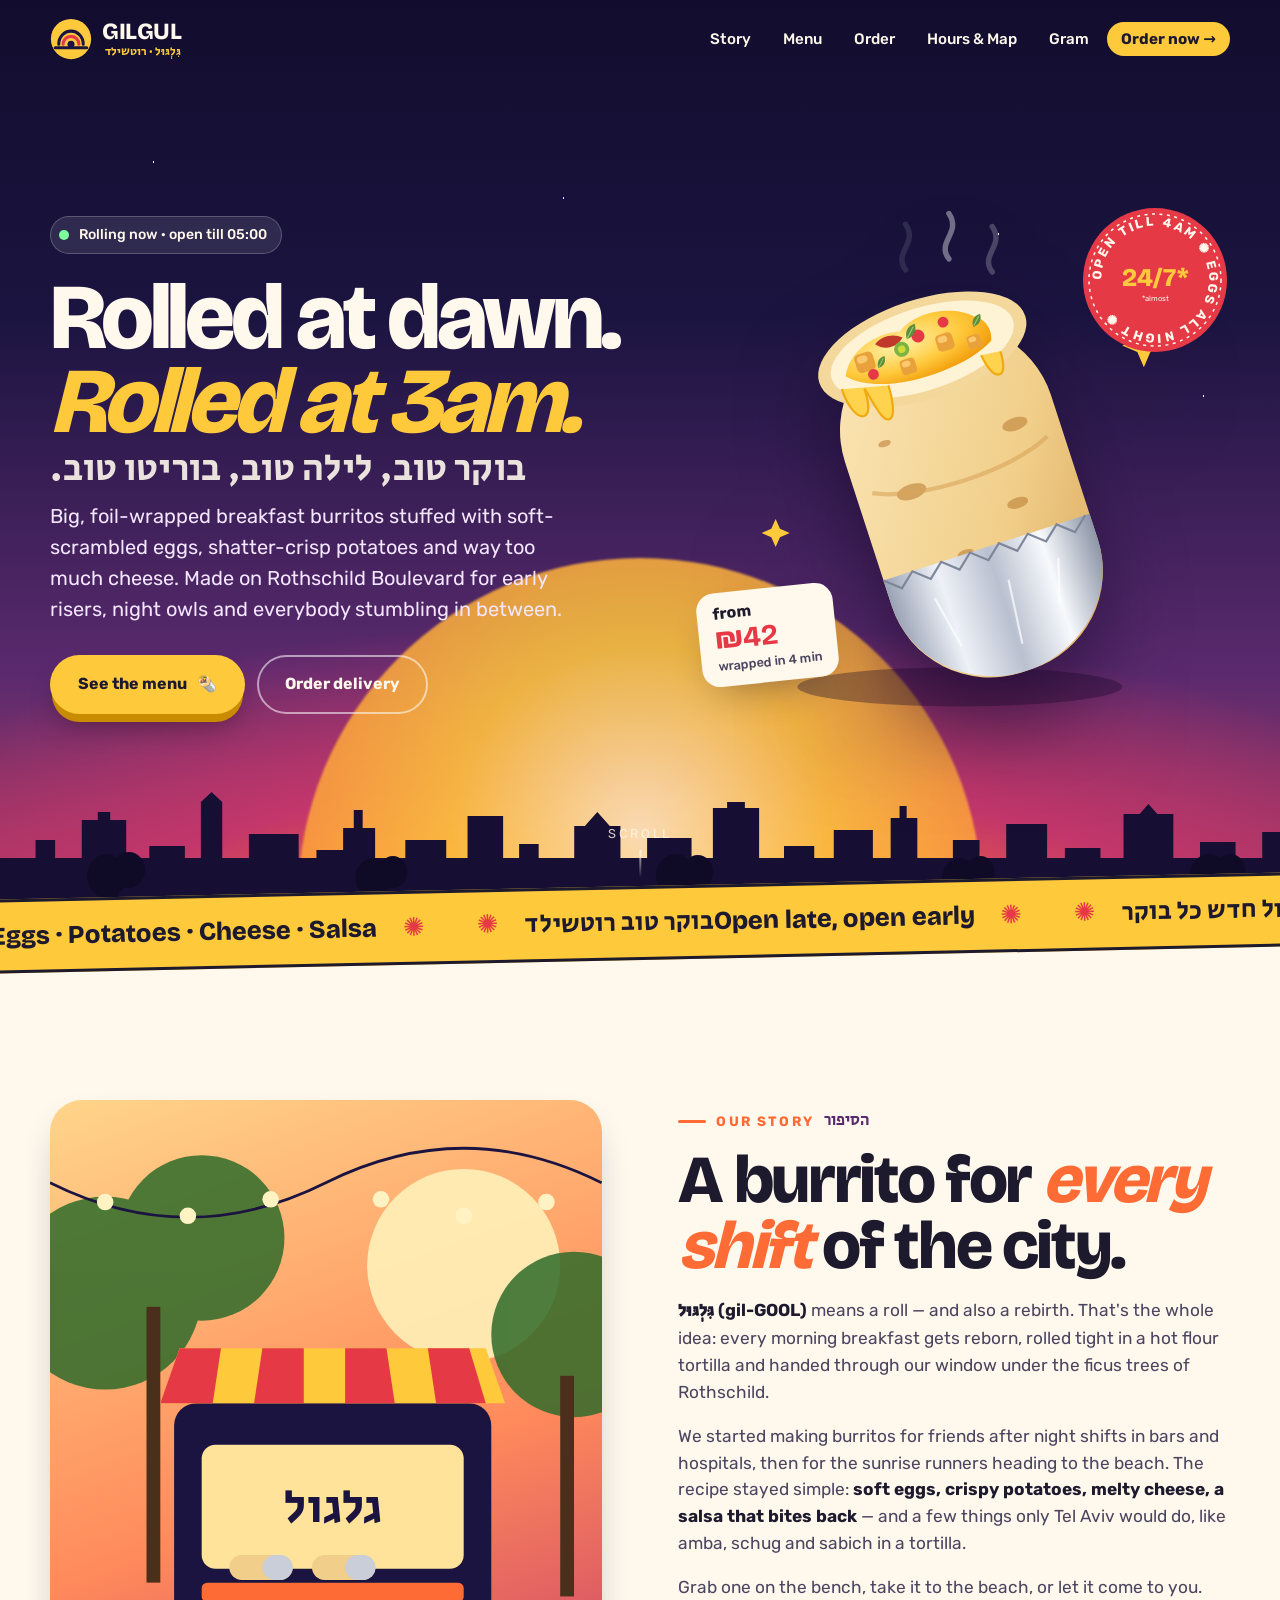
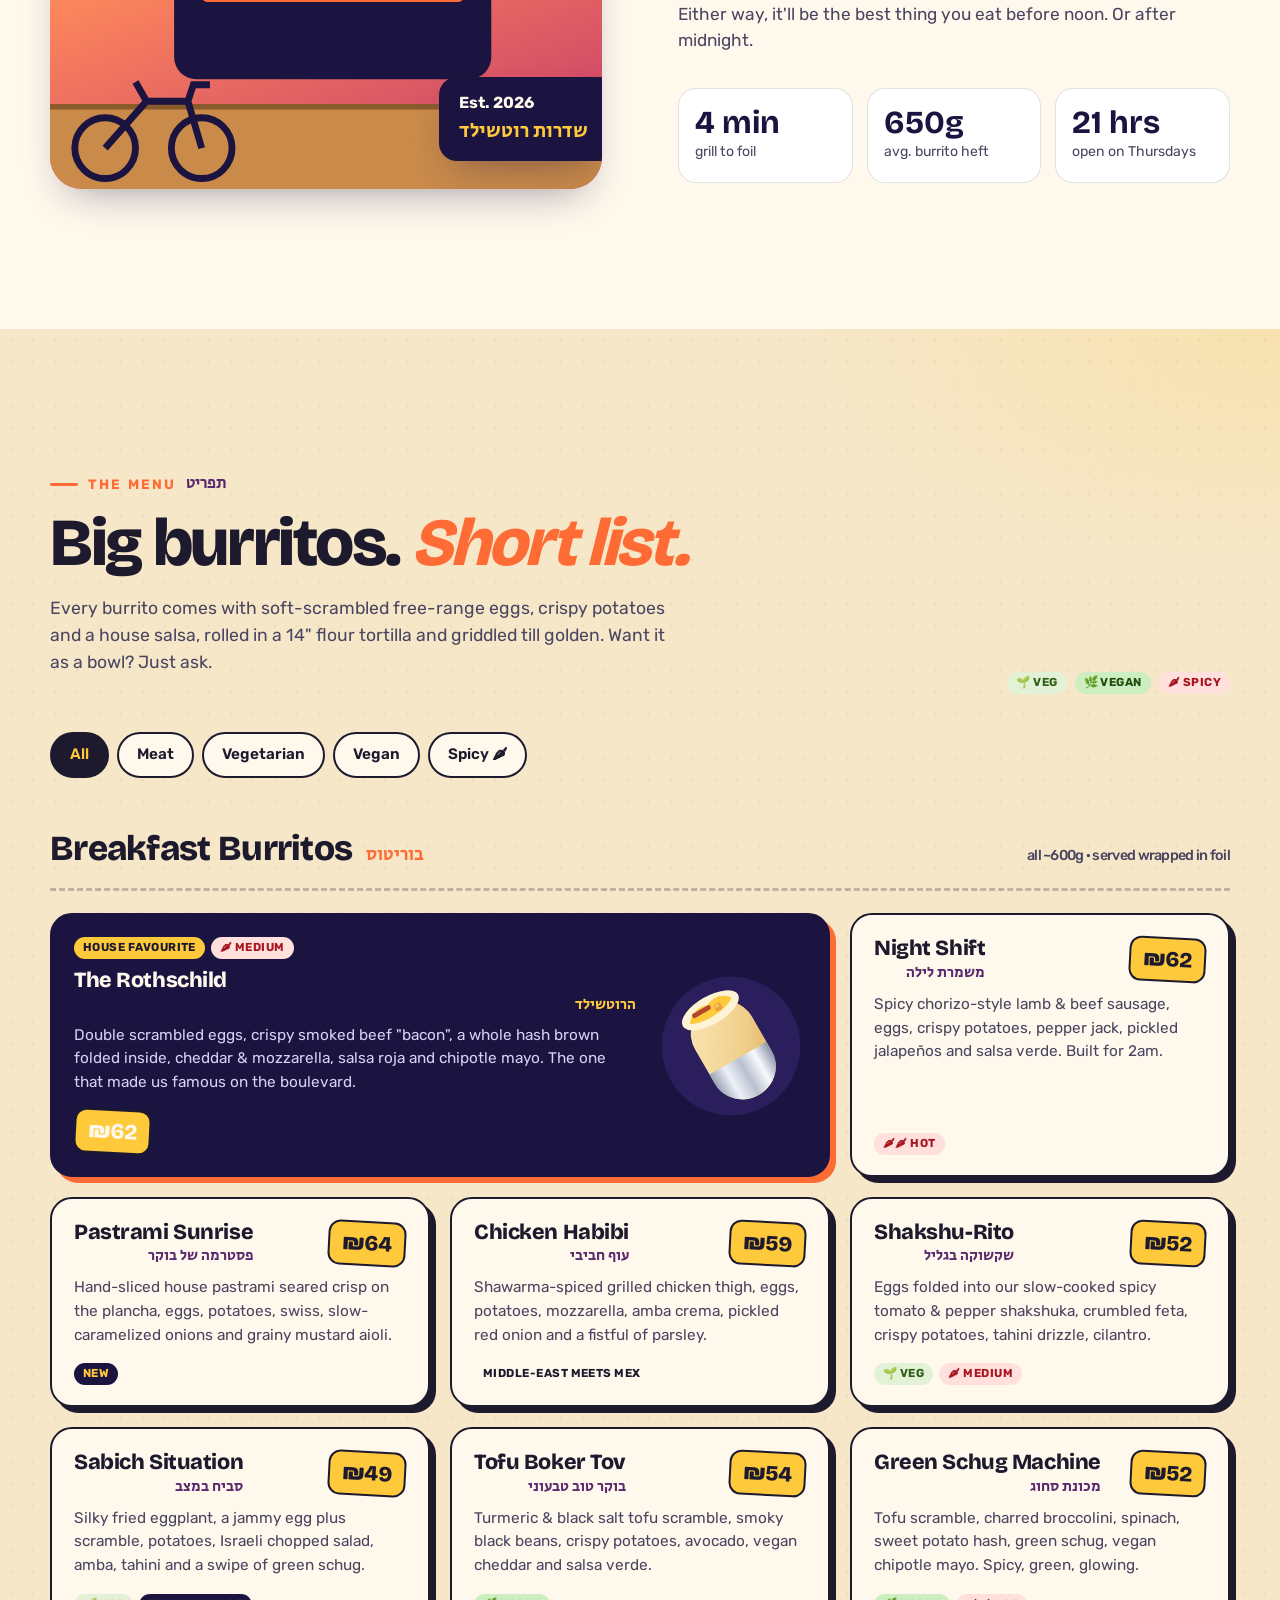
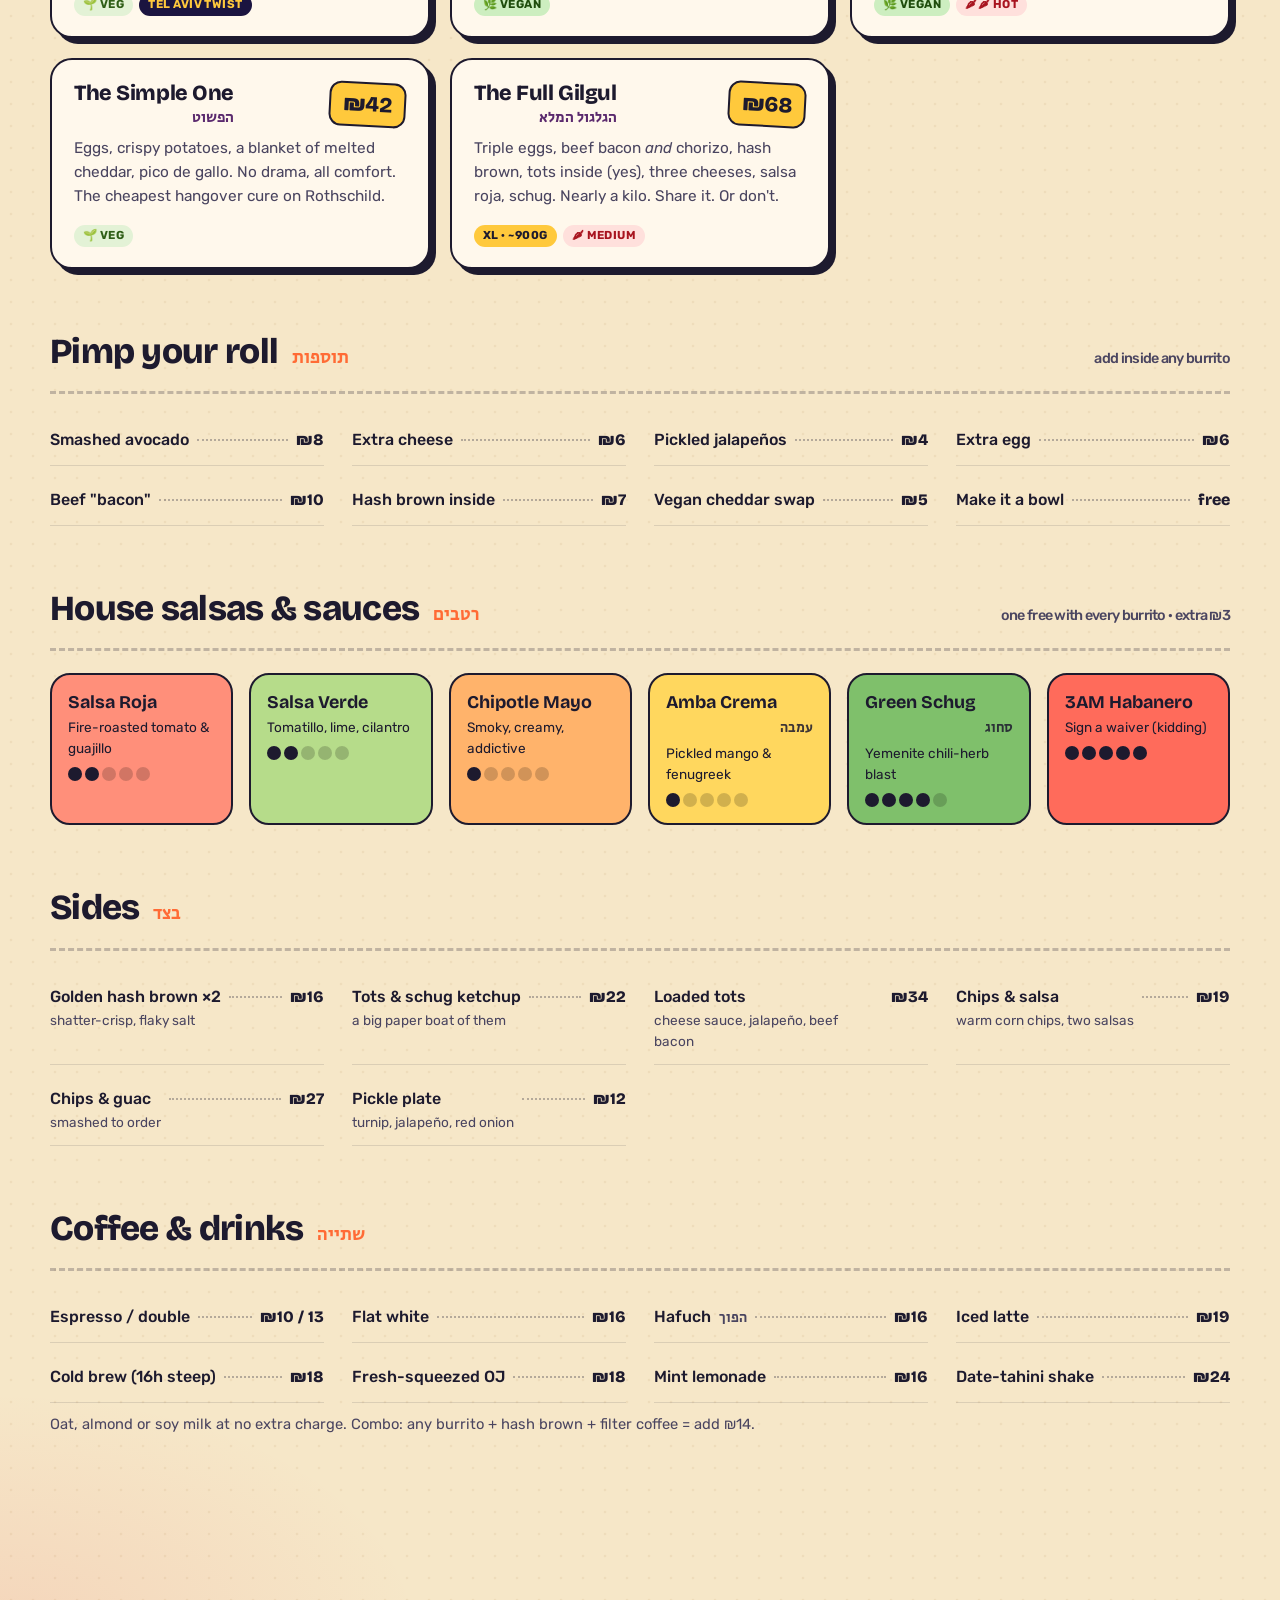
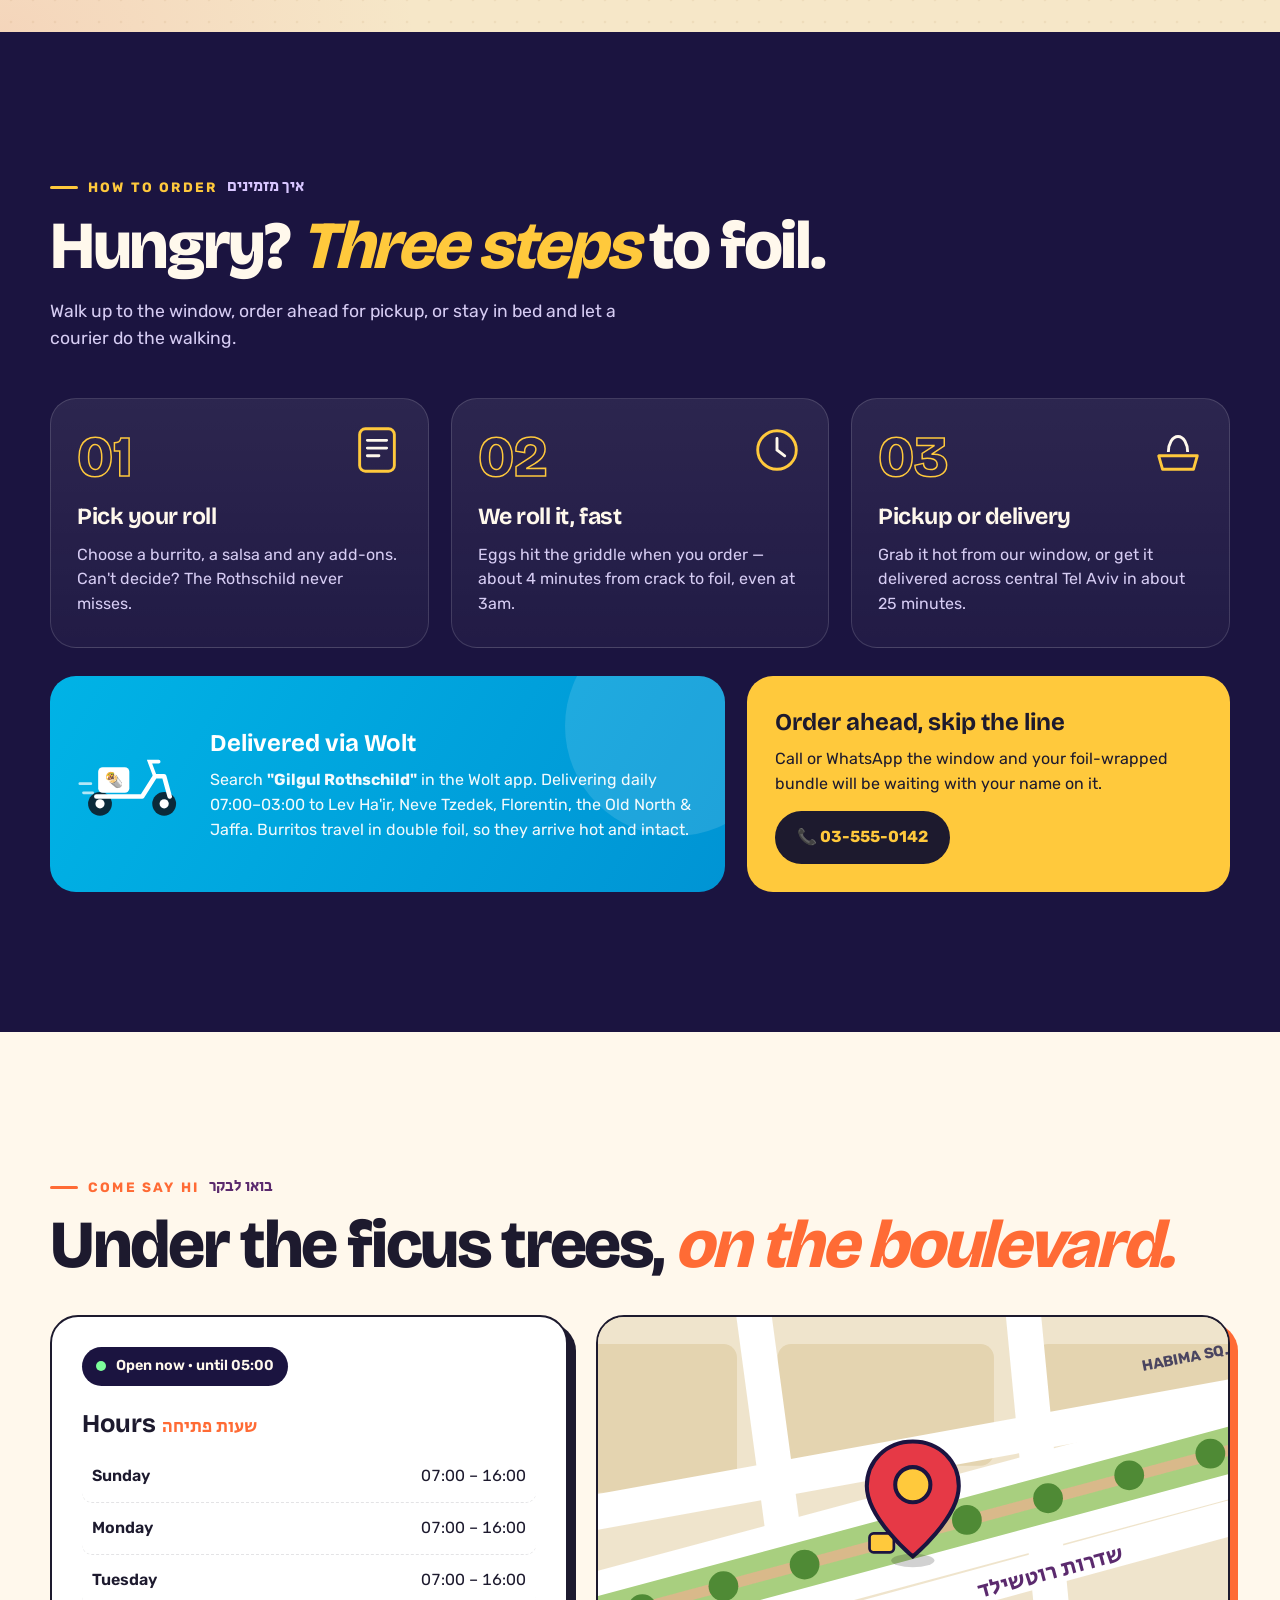
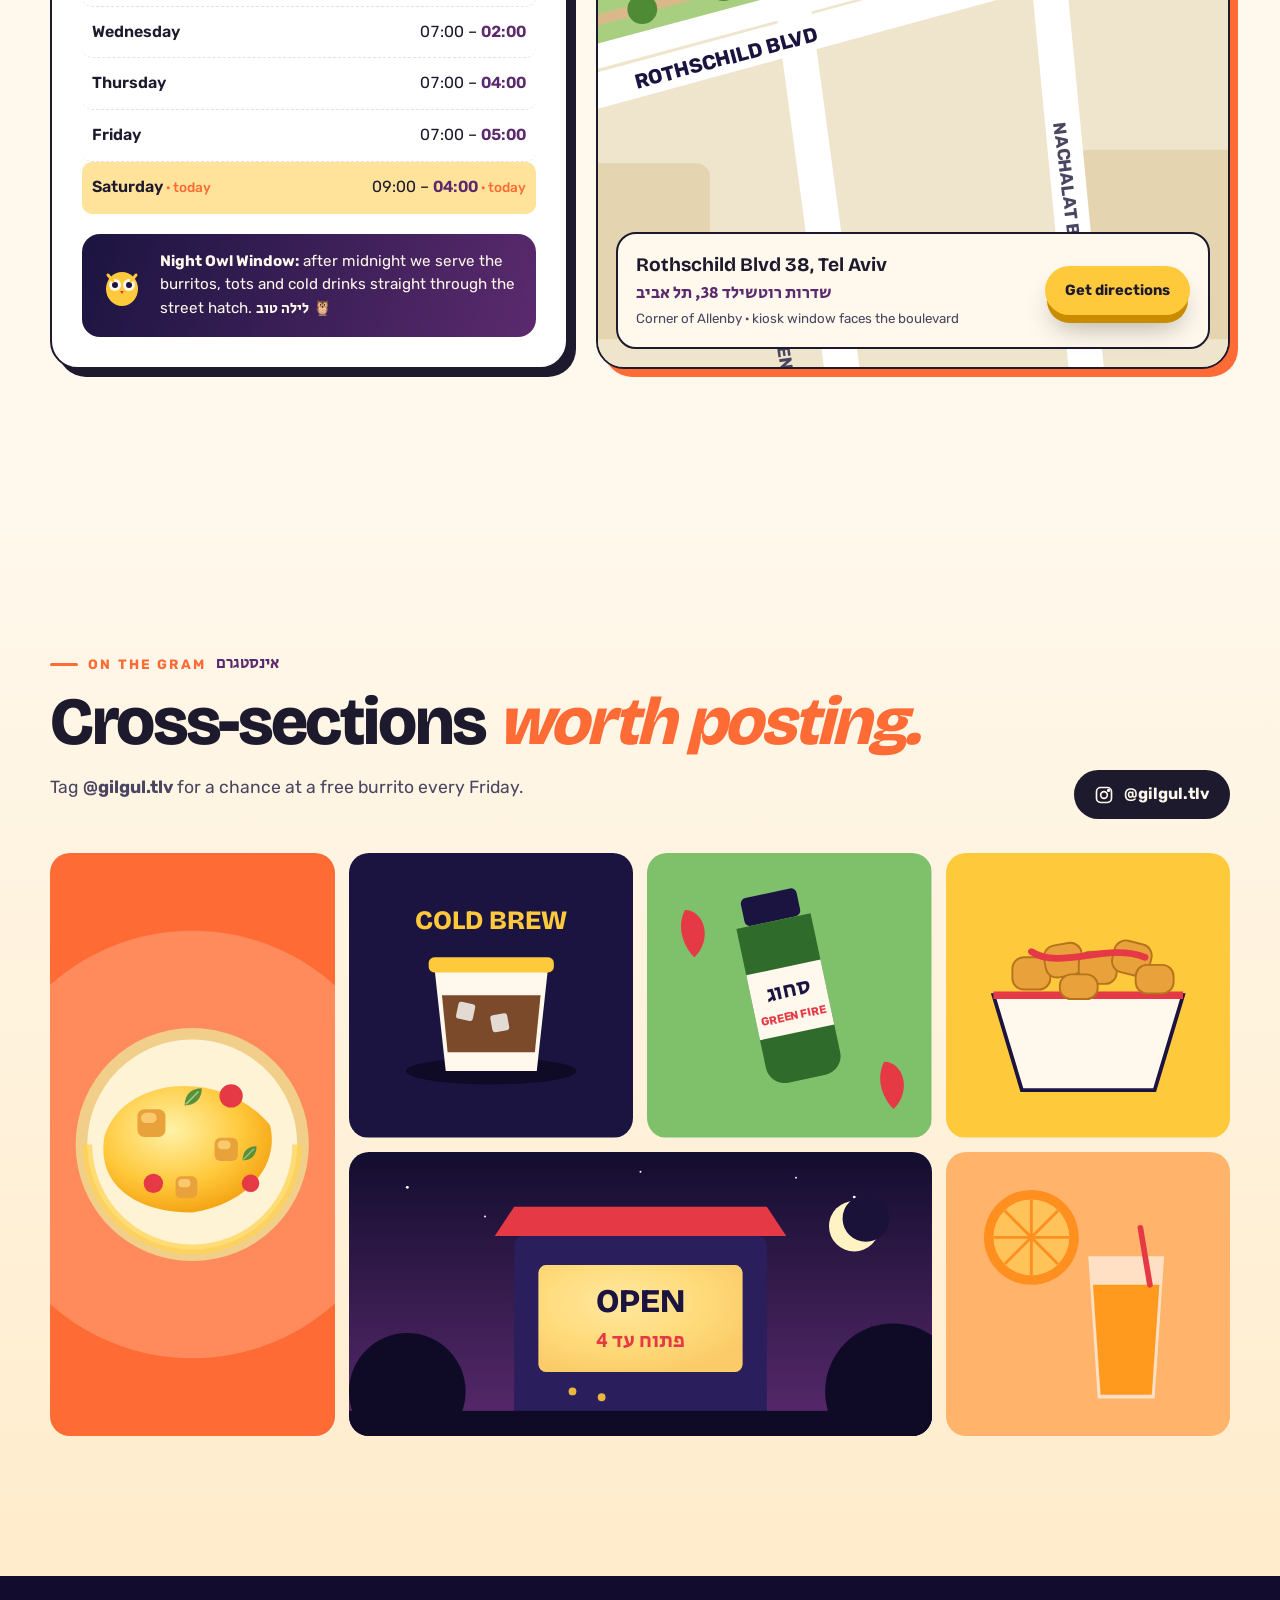
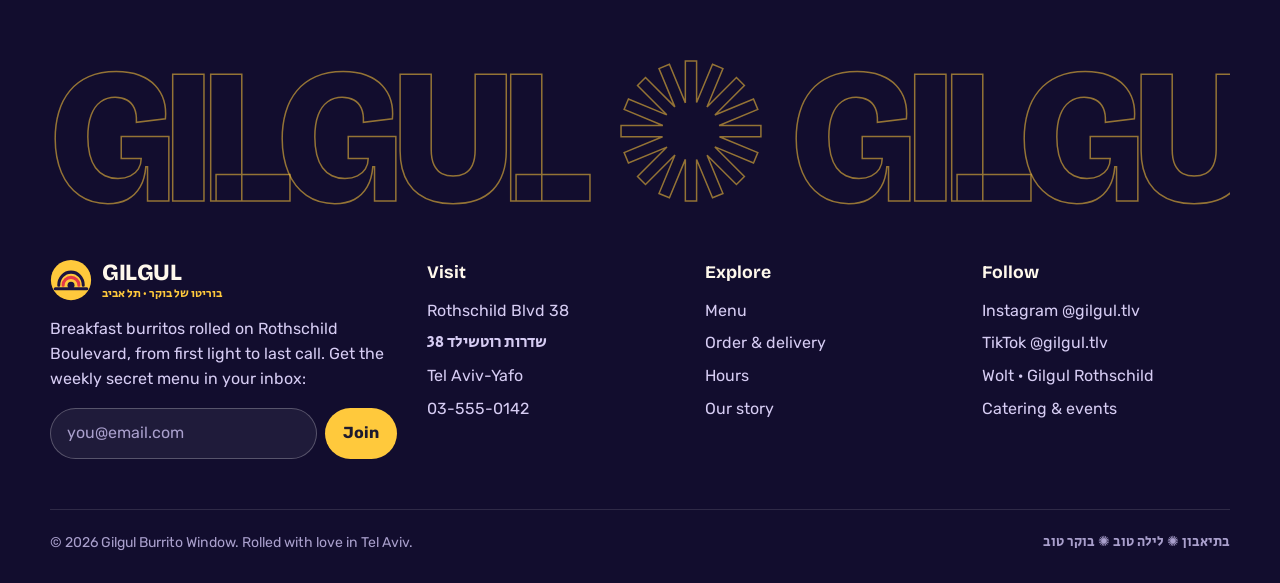
<file: opus/index.html>
<!doctype html>
<html lang="en">
<head>
<meta charset="utf-8">
<meta name="viewport" content="width=device-width, initial-scale=1">
<title>GILGUL · Breakfast Burritos on Rothschild</title>
<meta name="description" content="GILGUL — big, messy breakfast burritos rolled on Rothschild Boulevard, Tel Aviv. Early mornings, late nights, eggs all day.">
<meta name="theme-color" content="#1b1440">
<link rel="preconnect" href="https://fonts.googleapis.com">
<link rel="preconnect" href="https://fonts.gstatic.com" crossorigin>
<link href="https://fonts.googleapis.com/css2?family=Bricolage+Grotesque:opsz,wght@12..96,400;12..96,600;12..96,800&family=Rubik:wght@400;500;700;900&family=Secular+One&display=swap" rel="stylesheet">
<style>
:root{
  --night:#1b1440;
  --night-2:#2a1f5c;
  --dusk:#5b2a6e;
  --sunrise:#ff6b35;
  --yolk:#ffc93c;
  --yolk-soft:#ffe39a;
  --chili:#e63946;
  --avocado:#5a8f3c;
  --tortilla:#f6e7c8;
  --cream:#fff8ec;
  --ink:#1d1a2e;
  --ink-soft:#4a4560;
  --line:rgba(29,26,46,.12);
  --radius:22px;
  --shadow:0 18px 40px -18px rgba(27,20,64,.45);
  --display:'Bricolage Grotesque', 'Rubik', system-ui, sans-serif;
  --body:'Rubik', system-ui, -apple-system, sans-serif;
  --he:'Secular One', 'Rubik', sans-serif;
}
*,*::before,*::after{box-sizing:border-box}
html{scroll-behavior:smooth;-webkit-text-size-adjust:100%;overflow-x:hidden;overflow-x:clip}
body{margin:0;font-family:var(--body);color:var(--ink);background:var(--cream);line-height:1.55;overflow-x:hidden;overflow-x:clip}
img,svg{display:block;max-width:100%}
a{color:inherit}
:lang(he){font-family:var(--he);letter-spacing:0}
.he{font-family:var(--he)}
.wrap{width:min(1180px,100% - 32px);margin-inline:auto}
.sr-only{position:absolute;width:1px;height:1px;overflow:hidden;clip:rect(0 0 0 0);white-space:nowrap}
:focus-visible{outline:3px solid var(--sunrise);outline-offset:3px;border-radius:6px}
.skip{position:absolute;left:12px;top:-60px;background:var(--yolk);color:var(--ink);padding:10px 16px;border-radius:10px;z-index:100;font-weight:700}
.skip:focus{top:12px}

/* ---------- NAV ---------- */
.nav{position:fixed;inset:0 0 auto 0;z-index:50;transition:background .3s, box-shadow .3s, padding .3s;padding:18px 0}
.nav.scrolled{background:rgba(27,20,64,.88);backdrop-filter:blur(12px);-webkit-backdrop-filter:blur(12px);box-shadow:0 8px 30px -12px rgba(0,0,0,.5);padding:10px 0}
.nav .wrap{display:flex;align-items:center;justify-content:space-between;gap:16px}
.logo{display:flex;align-items:center;gap:10px;text-decoration:none;color:var(--cream)}
.logo-mark{width:42px;height:42px;flex:none}
.logo-word{font-family:var(--display);font-weight:800;font-size:1.45rem;letter-spacing:-.02em;line-height:1}
.logo-word small{display:block;font-family:var(--he);font-weight:400;font-size:.72rem;letter-spacing:0;color:var(--yolk);margin-top:3px}
.nav-links{display:flex;gap:4px;list-style:none;margin:0;padding:0}
.nav-links a{color:var(--cream);text-decoration:none;font-weight:500;font-size:.95rem;padding:8px 14px;border-radius:999px;transition:background .2s,color .2s}
.nav-links a:hover{background:rgba(255,255,255,.12)}
.nav-cta{background:var(--yolk);color:var(--ink)!important;font-weight:700!important}
.nav-cta:hover{background:var(--cream)!important}
.burger{display:none;background:none;border:0;width:44px;height:44px;cursor:pointer;color:var(--cream);padding:10px}
.burger span{display:block;height:2.5px;background:currentColor;border-radius:2px;margin:5px 0;transition:transform .3s,opacity .3s}
.nav.open .burger span:nth-child(1){transform:translateY(7.5px) rotate(45deg)}
.nav.open .burger span:nth-child(2){opacity:0}
.nav.open .burger span:nth-child(3){transform:translateY(-7.5px) rotate(-45deg)}

/* ---------- HERO ---------- */
.hero{position:relative;min-height:100vh;min-height:100svh;color:var(--cream);overflow:hidden;
  background:
    radial-gradient(120% 70% at 50% 115%, #ffb347 0%, #ff6b35 22%, #c2366b 42%, transparent 66%),
    linear-gradient(180deg,#120d2e 0%, var(--night) 35%, var(--dusk) 75%, #a83a5f 100%);
  display:flex;align-items:center;padding:120px 0 90px}
.stars{position:absolute;inset:0;pointer-events:none;
  background-image:
   radial-gradient(1.5px 1.5px at 12% 18%, #fff 50%, transparent 51%),
   radial-gradient(1px 1px at 28% 8%, #fff 50%, transparent 51%),
   radial-gradient(1.5px 1.5px at 44% 22%, #ffe9b0 50%, transparent 51%),
   radial-gradient(1px 1px at 63% 12%, #fff 50%, transparent 51%),
   radial-gradient(2px 2px at 78% 26%, #fff 50%, transparent 51%),
   radial-gradient(1px 1px at 88% 9%, #fff 50%, transparent 51%),
   radial-gradient(1px 1px at 6% 40%, #fff 50%, transparent 51%),
   radial-gradient(1.5px 1.5px at 94% 44%, #fff 50%, transparent 51%),
   radial-gradient(1px 1px at 52% 4%, #fff 50%, transparent 51%),
   radial-gradient(1px 1px at 36% 36%, #fff 50%, transparent 51%);
  animation:twinkle 5s ease-in-out infinite alternate}
@keyframes twinkle{from{opacity:.55}to{opacity:1}}
.sun{position:absolute;left:50%;bottom:-38vmin;width:76vmin;height:76vmin;border-radius:50%;transform:translateX(-50%);
  background:radial-gradient(circle at 50% 40%, #fff3c4 0%, var(--yolk) 35%, #ff9a3c 70%, rgba(255,107,53,0) 72%);
  filter:blur(1px);opacity:.85;animation:rise 9s ease-in-out infinite alternate;pointer-events:none}
@keyframes rise{from{transform:translate(-50%,6%)}to{transform:translate(-50%,-4%)}}
.skyline{position:absolute;left:0;right:0;bottom:0;height:120px;pointer-events:none;color:#160f33}
.hero-grid{position:relative;display:grid;grid-template-columns:1.05fr .95fr;gap:40px;align-items:center}
.eyebrow{display:inline-flex;align-items:center;gap:10px;background:rgba(255,255,255,.1);border:1px solid rgba(255,255,255,.22);padding:7px 14px 7px 8px;border-radius:999px;font-size:.88rem;font-weight:500;backdrop-filter:blur(6px)}
.dot{width:10px;height:10px;border-radius:50%;background:#7dff9b;box-shadow:0 0 0 0 rgba(125,255,155,.7);animation:pulse 2s infinite}
.dot.closed{background:#ff8a8a;box-shadow:none;animation:none}
@keyframes pulse{0%{box-shadow:0 0 0 0 rgba(125,255,155,.6)}70%{box-shadow:0 0 0 10px rgba(125,255,155,0)}100%{box-shadow:0 0 0 0 rgba(125,255,155,0)}}
.hero h1{font-family:var(--display);font-weight:800;font-size:clamp(3rem,7.4vw,5.8rem);line-height:.9;letter-spacing:-.045em;margin:22px 0 14px}
.hero h1 .line2{display:block;color:var(--yolk);font-style:italic}
.hero h1 .he-big{display:block;font-family:var(--he);font-weight:400;font-size:.4em;letter-spacing:0;color:var(--cream);text-wrap:balance;text-align:left;opacity:.9;margin-top:10px}
.hero p.lede{font-size:clamp(1.05rem,1.6vw,1.25rem);max-width:520px;color:#f3e6ff;margin:0 0 30px}
.btns{display:flex;flex-wrap:wrap;gap:12px}
.btn{display:inline-flex;align-items:center;gap:10px;padding:15px 26px;border-radius:999px;font-weight:700;font-size:1rem;text-decoration:none;border:2px solid transparent;transition:transform .2s, box-shadow .2s, background .2s;cursor:pointer;font-family:var(--body)}
.btn:hover{transform:translateY(-3px)}
.btn-yolk{background:var(--yolk);color:var(--ink);box-shadow:0 10px 0 -2px #c98c00, 0 18px 30px -10px rgba(0,0,0,.4)}
.btn-yolk:hover{box-shadow:0 13px 0 -2px #c98c00, 0 24px 34px -10px rgba(0,0,0,.45)}
.btn-ghost{border-color:rgba(255,255,255,.55);color:var(--cream)}
.btn-ghost:hover{background:rgba(255,255,255,.12)}
.hero-art{position:relative;aspect-ratio:1/1;max-width:560px;width:100%;justify-self:center}
.hero-art .burrito{width:100%;height:100%;animation:float 6s ease-in-out infinite;filter:drop-shadow(0 40px 40px rgba(20,8,40,.55))}
@keyframes float{0%,100%{transform:translateY(0) rotate(-2deg)}50%{transform:translateY(-16px) rotate(1.5deg)}}
.sticker{position:absolute;width:150px;height:150px;top:2%;right:0;animation:spin 18s linear infinite}
@keyframes spin{to{transform:rotate(360deg)}}
.price-tag{position:absolute;left:2%;bottom:10%;background:var(--cream);color:var(--ink);border-radius:18px;padding:12px 16px;box-shadow:var(--shadow);transform:rotate(-6deg);font-weight:700;line-height:1.15}
.price-tag b{display:block;font-family:var(--display);font-size:1.8rem;color:var(--chili)}
.price-tag span{font-size:.8rem;color:var(--ink-soft);font-weight:500}
.scroll-cue{position:absolute;left:50%;bottom:22px;transform:translateX(-50%);color:var(--cream);opacity:.8;font-size:.8rem;letter-spacing:.2em;text-transform:uppercase;display:flex;flex-direction:column;align-items:center;gap:6px;text-decoration:none}
.scroll-cue i{width:2px;height:28px;background:linear-gradient(var(--cream),transparent);animation:drip 1.8s ease-in-out infinite}
@keyframes drip{0%{transform:scaleY(0);transform-origin:top}50%{transform:scaleY(1);transform-origin:top}51%{transform-origin:bottom}100%{transform:scaleY(0);transform-origin:bottom}}

/* ---------- MARQUEE ---------- */
.marquee{background:var(--yolk);color:var(--ink);overflow:hidden;border-block:3px solid var(--ink);transform:rotate(-1.2deg);margin:-14px -10px 0;position:relative;z-index:3}
.marquee-track{display:flex;width:max-content;animation:scroll 32s linear infinite}
.marquee span{font-family:var(--display);font-weight:800;font-size:clamp(1.1rem,2.4vw,1.6rem);padding:14px 0;white-space:nowrap;display:flex;align-items:center}
.marquee span::after{content:"✺";margin:0 26px;color:var(--chili)}
.marquee span[lang="he"]{font-family:var(--he);font-weight:400}
@keyframes scroll{to{transform:translateX(-50%)}}

/* ---------- SECTIONS ---------- */
section{position:relative}
.section{padding:clamp(80px,11vw,140px) 0}
.kicker{display:inline-flex;align-items:center;gap:10px;font-weight:700;font-size:.85rem;letter-spacing:.16em;text-transform:uppercase;color:var(--sunrise)}
.kicker .he{letter-spacing:0;text-transform:none;font-size:1rem;color:var(--dusk);font-weight:400}
.kicker::before{content:"";width:28px;height:3px;background:currentColor;border-radius:2px}
h2{font-family:var(--display);font-weight:800;font-size:clamp(2.3rem,5.4vw,4.2rem);line-height:.98;letter-spacing:-.035em;margin:14px 0 18px}
h2 em{font-style:italic;color:var(--sunrise)}
.sub{font-size:1.1rem;color:var(--ink-soft);max-width:620px}

/* ---------- STORY ---------- */
.story{background:var(--cream)}
.story-grid{display:grid;grid-template-columns:1fr 1fr;gap:clamp(40px,6vw,90px);align-items:center}
.story p{font-size:1.08rem;color:var(--ink-soft)}
.story p strong{color:var(--ink)}
.story-art{position:relative;aspect-ratio:4/5;border-radius:32px;overflow:hidden;background:linear-gradient(160deg,#ffd58a,#ff8a5b 55%,#c2366b);box-shadow:var(--shadow)}
.story-art svg{position:absolute;inset:0;width:100%;height:100%}
.story-badge{position:absolute;right:-6px;bottom:28px;background:var(--night);color:var(--cream);padding:14px 20px;border-radius:18px 0 0 18px;font-weight:700;box-shadow:var(--shadow)}
.story-badge span{display:block;font-family:var(--he);color:var(--yolk);font-weight:400;font-size:1.25rem}
.stats{display:grid;grid-template-columns:repeat(3,1fr);gap:14px;margin-top:34px}
.stat{background:#fff;border:1px solid var(--line);border-radius:18px;padding:18px 16px;transition:transform .25s, box-shadow .25s}
.stat:hover{transform:translateY(-4px);box-shadow:var(--shadow)}
.stat b{display:block;font-family:var(--display);font-size:2rem;line-height:1;color:var(--night)}
.stat span{font-size:.88rem;color:var(--ink-soft)}

/* ---------- MENU ---------- */
.menu{background:
  radial-gradient(800px 400px at 100% 0%, rgba(255,201,60,.18), transparent 60%),
  radial-gradient(700px 400px at 0% 100%, rgba(230,57,70,.10), transparent 60%),
  var(--tortilla)}
.menu::before{content:"";position:absolute;inset:0;background-image:radial-gradient(rgba(150,95,30,.13) 1.5px, transparent 1.6px);background-size:22px 22px;pointer-events:none;opacity:.6}
.menu .wrap{position:relative}
.menu-head{display:flex;justify-content:space-between;align-items:flex-end;flex-wrap:wrap;gap:20px;margin-bottom:28px}
.legend{display:flex;flex-wrap:wrap;gap:8px;font-size:.85rem;color:var(--ink-soft)}
.filters{display:flex;gap:8px;flex-wrap:wrap;margin-bottom:34px;position:sticky;top:66px;z-index:5;padding:10px 0}
.filter{font:inherit;font-weight:600;font-size:.95rem;border:2px solid var(--ink);background:var(--cream);color:var(--ink);padding:9px 18px;border-radius:999px;cursor:pointer;transition:background .2s,color .2s,transform .2s}
.filter:hover{transform:translateY(-2px)}
.filter[aria-pressed="true"]{background:var(--ink);color:var(--yolk)}
.tag{display:inline-flex;align-items:center;gap:4px;font-size:.72rem;font-weight:700;letter-spacing:.04em;text-transform:uppercase;padding:4px 9px;border-radius:999px;line-height:1.2}
.tag.veg{background:#e3f2d6;color:#2f5e17}
.tag.vegan{background:#cdeec0;color:#1f4d0c}
.tag.spicy{background:#ffe0dc;color:#a8141f}
.tag.new{background:var(--night);color:var(--yolk)}
.tag.big{background:var(--yolk);color:var(--ink)}
.menu-cat{margin-bottom:56px}
.menu-cat > h3{font-family:var(--display);font-weight:800;font-size:clamp(1.6rem,3vw,2.2rem);letter-spacing:-.02em;display:flex;align-items:baseline;gap:14px;flex-wrap:wrap;margin:0 0 22px;padding-bottom:12px;border-bottom:3px dashed rgba(29,26,46,.25)}
.menu-cat > h3 .he{font-weight:400;font-size:1.1rem;color:var(--sunrise)}
.menu-cat > h3 small{font-family:var(--body);font-size:.9rem;font-weight:500;color:var(--ink-soft);margin-left:auto}
.cards{display:grid;grid-template-columns:repeat(auto-fill,minmax(290px,1fr));gap:20px}
.card{position:relative;background:var(--cream);border-radius:var(--radius);padding:22px 22px 20px;border:2px solid var(--ink);box-shadow:6px 6px 0 var(--ink);transition:transform .25s, box-shadow .25s;display:flex;flex-direction:column;gap:10px}
.card:hover{transform:translate(-3px,-3px);box-shadow:10px 10px 0 var(--sunrise)}
.card.hidden{display:none}
.card-top{display:flex;justify-content:space-between;align-items:flex-start;gap:12px}
.card h4{font-family:var(--display);font-weight:800;font-size:1.35rem;letter-spacing:-.02em;line-height:1.1;margin:0}
.card h4 .he{display:block;font-weight:400;font-size:.95rem;color:var(--dusk);margin-top:4px;letter-spacing:0}
.price{font-family:var(--display);font-weight:800;font-size:1.35rem;background:var(--yolk);padding:4px 12px;border-radius:12px;white-space:nowrap;border:2px solid var(--ink);transform:rotate(3deg)}
.card p{margin:0;color:var(--ink-soft);font-size:.96rem}
.tags{display:flex;flex-wrap:wrap;gap:6px;margin-top:auto;padding-top:6px}
.card-ico{width:56px;height:56px;flex:none}
.feature-card{grid-column:span 2;background:var(--night);color:var(--cream);border-color:var(--night);box-shadow:6px 6px 0 var(--sunrise);display:grid;grid-template-columns:1fr auto;align-items:center;gap:20px}
.feature-card:hover{box-shadow:10px 10px 0 var(--yolk)}
.feature-card p{color:#d9cff5}
.feature-card h4 .he{color:var(--yolk)}
.feature-card svg{width:150px;height:auto}
.mini-list{list-style:none;margin:0;padding:0;display:grid;grid-template-columns:repeat(auto-fill,minmax(240px,1fr));gap:10px 28px}
.mini-list li{display:flex;align-items:baseline;gap:8px;padding:12px 0;border-bottom:1px solid var(--line);font-weight:500}
.mini-list li .fill{flex:1;border-bottom:2px dotted rgba(29,26,46,.3);transform:translateY(-4px)}
.mini-list li b{font-family:var(--display);font-weight:800}
.mini-list li small{display:block;color:var(--ink-soft);font-weight:400;font-size:.85rem}
.sauces{display:grid;grid-template-columns:repeat(auto-fill,minmax(160px,1fr));gap:16px}
.sauce{border-radius:20px;padding:18px 16px 16px;color:var(--ink);position:relative;overflow:hidden;border:2px solid var(--ink);transition:transform .25s}
.sauce:hover{transform:rotate(-2deg) scale(1.03)}
.sauce .heat{display:flex;gap:3px;margin-top:8px}
.sauce .heat i{width:14px;height:14px;border-radius:50%;background:rgba(0,0,0,.18)}
.sauce .heat i.on{background:var(--ink)}
.sauce b{font-family:var(--display);font-size:1.12rem;display:block;line-height:1.1}
.sauce span{font-size:.85rem;display:block;margin-top:4px}
.sauce .he{font-size:.9rem;opacity:.85}
.menu-note{margin-top:10px;font-size:.92rem;color:var(--ink-soft)}

/* ---------- ORDER ---------- */
.order{background:var(--night);color:var(--cream);overflow:hidden}
.order .kicker{color:var(--yolk)}
.order .kicker .he{color:#d8c6ff}
.order h2 em{color:var(--yolk)}
.order .sub{color:#d6ccf3}
.steps{display:grid;grid-template-columns:repeat(3,1fr);gap:22px;margin-top:46px;counter-reset:step}
.step{position:relative;background:linear-gradient(180deg,rgba(255,255,255,.08),rgba(255,255,255,.03));border:1px solid rgba(255,255,255,.14);border-radius:26px;padding:30px 26px;transition:transform .3s, border-color .3s}
.step:hover{transform:translateY(-6px);border-color:var(--yolk)}
.step::before{counter-increment:step;content:"0" counter(step);font-family:var(--display);font-weight:800;font-size:3.6rem;line-height:1;color:transparent;-webkit-text-stroke:1.5px var(--yolk);display:block;margin-bottom:12px}
.step h3{font-family:var(--display);font-size:1.45rem;margin:0 0 8px;letter-spacing:-.02em}
.step p{margin:0;color:#d6ccf3}
.step .ico{position:absolute;top:24px;right:24px;width:54px;height:54px}
.delivery{margin-top:28px;display:grid;grid-template-columns:1.4fr 1fr;gap:22px}
.wolt-card{background:linear-gradient(120deg,#00b3e6,#0094d4);border-radius:26px;padding:28px;color:#fff;display:flex;gap:22px;align-items:center;position:relative;overflow:hidden}
.wolt-card::after{content:"";position:absolute;right:-60px;top:-60px;width:220px;height:220px;border-radius:50%;background:rgba(255,255,255,.12)}
.wolt-card h3{margin:0 0 6px;font-family:var(--display);font-size:1.5rem}
.wolt-card p{margin:0;opacity:.95}
.scooter{width:110px;flex:none;animation:ride 3s ease-in-out infinite}
@keyframes ride{0%,100%{transform:translateX(0)}50%{transform:translateX(8px)}}
.pickup-card{background:var(--yolk);color:var(--ink);border-radius:26px;padding:28px}
.pickup-card h3{margin:0 0 6px;font-family:var(--display);font-size:1.5rem}
.pickup-card p{margin:0 0 14px}
.pickup-card .btn{background:var(--ink);color:var(--yolk);padding:12px 20px}

/* ---------- HOURS + LOCATION ---------- */
.visit{background:var(--cream)}
.visit-grid{display:grid;grid-template-columns:.9fr 1.1fr;gap:28px;align-items:stretch}
.hours-card{background:#fff;border:2px solid var(--ink);border-radius:28px;padding:30px;box-shadow:8px 8px 0 var(--ink)}
.status{display:inline-flex;align-items:center;gap:10px;background:var(--night);color:var(--cream);padding:8px 14px;border-radius:999px;font-weight:600;font-size:.9rem;margin-bottom:18px}
.hours{list-style:none;margin:0;padding:0}
.hours li{display:flex;justify-content:space-between;gap:16px;padding:13px 10px;border-bottom:1px dashed var(--line);border-radius:10px;transition:background .2s}
.hours li span:first-child{font-weight:600}
.hours li span:last-child{font-variant-numeric:tabular-nums;text-align:right}
.hours li.today{background:var(--yolk-soft);border-bottom-color:transparent}
.hours li.today span:first-child::after{content:" · today";font-weight:500;color:var(--sunrise);font-size:.85rem}
.hours .late{color:var(--dusk);font-weight:700}
.owl-note{display:flex;gap:14px;align-items:center;margin-top:20px;padding:16px;border-radius:18px;background:linear-gradient(110deg,var(--night),var(--dusk));color:var(--cream);font-size:.95rem}
.owl-note svg{width:48px;flex:none}
.map-card{position:relative;border-radius:28px;overflow:hidden;border:2px solid var(--ink);background:#efe4cc;min-height:420px;box-shadow:8px 8px 0 var(--sunrise)}
.map-card svg{width:100%;height:100%;position:absolute;inset:0}
.addr{position:absolute;left:18px;bottom:18px;right:18px;background:var(--cream);border:2px solid var(--ink);border-radius:20px;padding:16px 18px;display:flex;justify-content:space-between;align-items:center;gap:12px;flex-wrap:wrap}
.addr b{font-family:var(--display);font-size:1.2rem;display:block}
.addr .he{color:var(--dusk);font-size:1.05rem}
.addr small{color:var(--ink-soft)}
.pin{animation:bob 2.2s ease-in-out infinite;transform-box:fill-box;transform-origin:bottom center}
@keyframes bob{0%,100%{transform:translateY(0)}50%{transform:translateY(-8px)}}

/* ---------- GALLERY ---------- */
.gallery{background:linear-gradient(180deg,var(--cream),#ffeccc)}
.gallery-head{display:flex;justify-content:space-between;align-items:flex-end;gap:20px;flex-wrap:wrap;margin-bottom:34px}
.handle{display:inline-flex;align-items:center;gap:10px;font-weight:700;text-decoration:none;background:var(--ink);color:var(--cream);padding:12px 20px;border-radius:999px;transition:transform .2s}
.handle:hover{transform:translateY(-3px)}
.grid-ig{display:grid;grid-template-columns:repeat(4,1fr);grid-auto-flow:dense;gap:14px}
@media (min-width:981px){.ig.extra{display:none}}
.ig{position:relative;aspect-ratio:1/1;border-radius:20px;overflow:hidden;cursor:pointer;isolation:isolate}
.ig.tall{grid-row:span 2;aspect-ratio:auto}
.ig.wide{grid-column:span 2;aspect-ratio:auto}
.ig svg{position:absolute;inset:0;width:100%;height:100%;transition:transform .6s cubic-bezier(.2,.8,.2,1)}
.ig:hover svg{transform:scale(1.07) rotate(-1deg)}
.ig figcaption{position:absolute;inset:auto 0 0 0;padding:40px 14px 12px;background:linear-gradient(transparent,rgba(17,10,40,.85));color:#fff;font-size:.85rem;font-weight:500;transform:translateY(30%);opacity:0;transition:transform .35s,opacity .35s;display:flex;justify-content:space-between;gap:8px}
.ig:hover figcaption,.ig:focus-within figcaption,.ig:focus figcaption{transform:none;opacity:1}
.ig .likes{white-space:nowrap}

/* ---------- FOOTER ---------- */
footer{background:#120d2e;color:#d6ccf3;padding:80px 0 30px;position:relative;overflow:hidden}
.foot-big{font-family:var(--display);font-weight:800;font-size:clamp(3.4rem,15vw,12rem);letter-spacing:-.05em;line-height:.85;color:transparent;-webkit-text-stroke:1.5px rgba(255,201,60,.55);margin:0 0 40px;white-space:nowrap;overflow:hidden}
.foot-grid{display:grid;grid-template-columns:1.4fr 1fr 1fr 1fr;gap:30px}
footer h4{color:var(--cream);font-family:var(--display);font-size:1.1rem;margin:0 0 12px}
footer ul{list-style:none;margin:0;padding:0;display:grid;gap:8px}
footer a{text-decoration:none;color:#d6ccf3;transition:color .2s}
footer a:hover{color:var(--yolk)}
.news{display:flex;gap:8px;margin-top:16px;max-width:380px}
.news input{flex:1;min-width:0;font:inherit;padding:12px 16px;border-radius:999px;border:1px solid rgba(255,255,255,.25);background:rgba(255,255,255,.06);color:#fff}
.news input::placeholder{color:#a99fcc}
.news button{font:inherit;font-weight:700;border:0;border-radius:999px;padding:12px 18px;background:var(--yolk);color:var(--ink);cursor:pointer}
.foot-bottom{margin-top:50px;padding-top:22px;border-top:1px solid rgba(255,255,255,.12);display:flex;justify-content:space-between;gap:16px;flex-wrap:wrap;font-size:.88rem;color:#a99fcc}

/* ---------- REVEAL ---------- */
.reveal{opacity:0;transform:translateY(28px);transition:opacity .8s cubic-bezier(.2,.7,.2,1), transform .8s cubic-bezier(.2,.7,.2,1)}
.reveal.in{opacity:1;transform:none}
.no-js .reveal{opacity:1;transform:none}

/* ---------- RESPONSIVE ---------- */
@media (max-width:980px){
  .hero-grid{grid-template-columns:1fr;text-align:center}
  .hero p.lede{margin-inline:auto}
  .hero h1 .he-big{text-align:center}
  .btns{justify-content:center}
  .hero-art{max-width:420px;order:-1;margin-top:-10px}
  .story-grid,.visit-grid,.delivery{grid-template-columns:1fr}
  .story-art{max-width:520px;width:100%;margin-inline:auto;aspect-ratio:5/4}
  .steps{grid-template-columns:1fr}
  .grid-ig{grid-template-columns:repeat(3,1fr)}
  .foot-grid{grid-template-columns:1fr 1fr}
  .feature-card{grid-column:auto;grid-template-columns:1fr}
  .feature-card svg{width:120px}
}
@media (max-width:820px){
  .burger{display:block}
  .nav-links{position:fixed;inset:0 0 auto 0;top:0;flex-direction:column;background:rgba(27,20,64,.97);padding:90px 24px 30px;gap:6px;transform:translateY(-105%);transition:transform .4s cubic-bezier(.2,.8,.2,1);z-index:-1}
  .nav.open .nav-links{transform:none}
  .nav-links a{display:block;font-size:1.2rem;padding:14px 18px}
}
@media (max-width:640px){
  .hero{padding:100px 0 80px}
  .sticker{width:104px;height:104px;right:-4px}
  .price-tag{left:0;bottom:6%;padding:9px 12px}
  .price-tag b{font-size:1.4rem}
  .stats{grid-template-columns:repeat(3,1fr);gap:8px}
  .stat{padding:14px 10px}
  .stat b{font-size:1.5rem}
  .cards{grid-template-columns:1fr}
  .grid-ig{grid-template-columns:repeat(2,1fr);gap:10px}
  .ig.wide,.ig.extra{grid-column:span 2;aspect-ratio:2/1}
  .ig figcaption{opacity:1;transform:none;font-size:.75rem}
  .wolt-card{flex-direction:column;align-items:flex-start}
  .foot-grid{grid-template-columns:1fr}
  .map-card{min-height:460px}
  .filters{top:58px;flex-wrap:nowrap;overflow-x:auto;scrollbar-width:none;margin-inline:-16px;padding-inline:16px}
  .filters::-webkit-scrollbar{display:none}
  .filter{flex:none}
  .menu-cat > h3 small{margin-left:0;width:100%}
}
@media (prefers-reduced-motion:reduce){
  *,*::before,*::after{animation:none!important;transition:none!important;scroll-behavior:auto!important}
  .reveal{opacity:1;transform:none}
}
</style>
</head>
<body class="no-js">
<a class="skip" href="#menu">Skip to menu</a>

<!-- SVG defs used throughout -->
<svg width="0" height="0" style="position:absolute" aria-hidden="true" focusable="false">
  <defs>
    <linearGradient id="gTort" x1="0" y1="0" x2="1" y2="1">
      <stop offset="0" stop-color="#fbe6b8"/><stop offset=".6" stop-color="#f1cf8a"/><stop offset="1" stop-color="#d9a55a"/>
    </linearGradient>
    <linearGradient id="gFoil" x1="0" y1="0" x2="1" y2="0">
      <stop offset="0" stop-color="#9aa3b5"/><stop offset=".25" stop-color="#eef1f7"/><stop offset=".5" stop-color="#b9c0cf"/><stop offset=".75" stop-color="#f7f9fc"/><stop offset="1" stop-color="#8d96a8"/>
    </linearGradient>
    <radialGradient id="gYolk" cx=".4" cy=".35" r=".7">
      <stop offset="0" stop-color="#fff2a8"/><stop offset=".6" stop-color="#ffc93c"/><stop offset="1" stop-color="#f29e0c"/>
    </radialGradient>
    <symbol id="potato" viewBox="0 0 20 20"><rect x="2" y="2" width="16" height="16" rx="4" fill="#e9a23b"/><rect x="4" y="4" width="9" height="6" rx="3" fill="#ffd27a" opacity=".8"/></symbol>
    <symbol id="leaf" viewBox="0 0 20 20"><path d="M2 18C2 8 8 2 18 2 18 12 12 18 2 18Z" fill="#5a8f3c"/><path d="M3 17 15 5" stroke="#9fd17a" stroke-width="1.4"/></symbol>
  </defs>
</svg>

<!-- NAV -->
<header class="nav" id="nav">
  <div class="wrap">
    <a href="#top" class="logo" aria-label="Gilgul home">
      <svg class="logo-mark" viewBox="0 0 48 48" aria-hidden="true">
        <circle cx="24" cy="24" r="23" fill="#ffc93c"/>
        <path d="M10 30c0-8 6-15 14-15s14 7 14 15" fill="none" stroke="#1b1440" stroke-width="3.5" stroke-linecap="round"/>
        <path d="M15 30c0-5 4-9 9-9s9 4 9 9" fill="none" stroke="#e63946" stroke-width="3.5" stroke-linecap="round"/>
        <circle cx="24" cy="30" r="4" fill="#1b1440"/>
        <path d="M6 34h36" stroke="#1b1440" stroke-width="3.5" stroke-linecap="round"/>
      </svg>
      <span class="logo-word">GILGUL<small lang="he" dir="rtl">גִּלְגּוּל · רוטשילד</small></span>
    </a>
    <button class="burger" id="burger" aria-label="Open menu" aria-expanded="false" aria-controls="navlinks"><span></span><span></span><span></span></button>
    <ul class="nav-links" id="navlinks">
      <li><a href="#story">Story</a></li>
      <li><a href="#menu">Menu</a></li>
      <li><a href="#order">Order</a></li>
      <li><a href="#visit">Hours &amp; Map</a></li>
      <li><a href="#gram">Gram</a></li>
      <li><a class="nav-cta" href="#order">Order now →</a></li>
    </ul>
  </div>
</header>

<main id="top">
<!-- HERO -->
<section class="hero" aria-labelledby="hero-title">
  <div class="stars" aria-hidden="true"></div>
  <div class="sun" aria-hidden="true"></div>
  <svg class="skyline" viewBox="0 0 1440 120" preserveAspectRatio="none" aria-hidden="true">
    <path fill="currentColor" d="M0 120V78h40V60h22v18h30V40h18v-8h14v8h18v38h26V66h40v12h18V22l12-10 12 10v56h30V54h56v24h20V70h30V48h12V30h10v18h14v30h34V60h46v18h24V36h40v42h18V64h22v14h40V46h12l14-14 14 14h12v32h30V58h50v20h24V28h16v-6h20v6h16v50h28V66h34v12h22V50h44v28h20V38h10V26h8v12h12v40h40V60h30v18h30V44h46v34h20V68h40v10h26V34h18l10-10 10 10h18v44h30V62h40v16h30V52h34v26h40V64h36v14h40v42z"/>
    <!-- ficus trees silhouettes along boulevard -->
    <g fill="#0f0a26">
      <circle cx="120" cy="96" r="22"/><circle cx="145" cy="90" r="18"/><rect x="128" y="100" width="5" height="20"/>
      <circle cx="420" cy="98" r="20"/><circle cx="442" cy="92" r="16"/><rect x="428" y="102" width="5" height="18"/>
      <circle cx="760" cy="96" r="22"/><circle cx="785" cy="92" r="17"/><rect x="768" y="100" width="5" height="20"/>
      <circle cx="1080" cy="98" r="20"/><circle cx="1103" cy="92" r="16"/><rect x="1088" y="102" width="5" height="18"/>
      <circle cx="1360" cy="96" r="22"/><circle cx="1384" cy="91" r="17"/><rect x="1368" y="100" width="5" height="20"/>
    </g>
  </svg>

  <div class="wrap hero-grid">
    <div class="reveal">
      <span class="eyebrow"><i class="dot" id="heroDot"></i><span id="heroStatus">Rolling now on Rothschild</span></span>
      <h1 id="hero-title">Rolled at dawn.<span class="line2">Rolled at 3am.</span><span class="he-big" lang="he" dir="rtl">בוקר טוב, לילה טוב, בוריטו טוב.</span></h1>
      <p class="lede">Big, foil-wrapped breakfast burritos stuffed with soft-scrambled eggs, shatter-crisp potatoes and way too much cheese. Made on Rothschild Boulevard for early risers, night owls and everybody stumbling in between.</p>
      <div class="btns">
        <a class="btn btn-yolk" href="#menu">See the menu <span aria-hidden="true">🌯</span></a>
        <a class="btn btn-ghost" href="#order">Order delivery</a>
      </div>
    </div>

    <div class="hero-art reveal" aria-hidden="true">
      <!-- Hero burrito illustration -->
      <svg class="burrito" viewBox="0 0 500 500">
        <ellipse cx="250" cy="455" rx="150" ry="18" fill="rgba(20,8,40,.35)"/>
        <g transform="rotate(-18 250 250)">
          <!-- body -->
          <rect x="150" y="120" width="200" height="330" rx="95" fill="url(#gTort)"/>
          <!-- char marks -->
          <g fill="#b9792f" opacity=".55">
            <ellipse cx="200" cy="260" rx="14" ry="7"/><ellipse cx="290" cy="300" rx="10" ry="5"/><ellipse cx="230" cy="330" rx="8" ry="4"/><ellipse cx="310" cy="230" rx="12" ry="6"/><ellipse cx="190" cy="210" rx="6" ry="3"/>
          </g>
          <path d="M165 250c40 20 130 20 170 0" stroke="#d9a55a" stroke-width="4" fill="none" opacity=".6"/>
          <!-- foil -->
          <path d="M150 330h200v25c0 52-45 95-100 95s-100-43-100-95z" fill="url(#gFoil)"/>
          <path d="M150 330l14 12 14-12 14 12 14-12 14 12 14-12 14 12 14-12 14 12 14-12 14 12 14-12 14 12 14-12" fill="none" stroke="#7e879a" stroke-width="2"/>
          <g stroke="#ffffff" stroke-width="2" opacity=".7"><path d="M190 360l10 50"/><path d="M260 365l-6 60"/><path d="M310 360l-12 40"/></g>
          <!-- cut face -->
          <ellipse cx="250" cy="138" rx="100" ry="46" fill="#f3d79b"/>
          <ellipse cx="250" cy="138" rx="88" ry="38" fill="#fff3d6"/>
          <!-- filling -->
          <g>
            <path d="M175 140c10-22 40-30 60-24 20-14 55-8 70 8 10 6 12 18 8 26-30 18-110 20-138-10z" fill="url(#gYolk)"/>
            <use href="#potato" x="185" y="122" width="22" height="22"/>
            <use href="#potato" x="262" y="128" width="20" height="20"/>
            <use href="#potato" x="224" y="140" width="18" height="18"/>
            <use href="#potato" x="290" y="138" width="16" height="16"/>
            <path d="M210 120c8-6 20-4 26 2-6 6-18 8-26-2z" fill="#c0392b"/>
            <circle cx="250" cy="125" r="6" fill="#e63946"/><circle cx="276" cy="120" r="5" fill="#e63946"/><circle cx="200" cy="146" r="5" fill="#e63946"/>
            <use href="#leaf" x="238" y="112" width="14" height="14"/>
            <use href="#leaf" x="300" y="122" width="12" height="12"/>
            <use href="#leaf" x="205" y="132" width="11" height="11"/>
            <circle cx="232" cy="132" r="7" fill="#7cb342"/><circle cx="232" cy="132" r="3.5" fill="#cddc39"/>
          </g>
          <!-- cheese drips -->
          <path d="M168 150c0 18 6 30 12 30s8-12 8-24c4 14 6 34 13 34s9-20 9-30" fill="#ffd34d" stroke="#f0a90f" stroke-width="2"/>
          <path d="M300 160c2 14 6 22 11 22s7-10 7-20" fill="#ffd34d" stroke="#f0a90f" stroke-width="2"/>
        </g>
        <!-- steam -->
        <g fill="none" stroke="#fff" stroke-width="5" stroke-linecap="round" opacity=".55">
          <path d="M200 70c-12-16 12-24 0-42"><animate attributeName="opacity" values=".1;.8;.1" dur="3s" repeatCount="indefinite"/></path>
          <path d="M240 60c-12-16 12-24 0-42"><animate attributeName="opacity" values=".8;.1;.8" dur="3s" repeatCount="indefinite"/></path>
          <path d="M280 72c-12-16 12-24 0-42"><animate attributeName="opacity" values=".3;.9;.3" dur="2.6s" repeatCount="indefinite"/></path>
        </g>
        <!-- sparkles -->
        <g fill="#ffc93c"><path d="M420 120l6 14 14 6-14 6-6 14-6-14-14-6 14-6z"/><path d="M80 300l4 9 9 4-9 4-4 9-4-9-9-4 9-4z"/></g>
      </svg>
      <svg class="sticker" viewBox="0 0 200 200">
        <defs><path id="circ" d="M100 100m-72 0a72 72 0 1 1 144 0a72 72 0 1 1-144 0"/></defs>
        <circle cx="100" cy="100" r="96" fill="#e63946"/>
        <circle cx="100" cy="100" r="88" fill="none" stroke="#fff8ec" stroke-width="2" stroke-dasharray="4 6"/>
        <text fill="#fff8ec" font-family="Rubik, sans-serif" font-weight="700" font-size="17" letter-spacing="3"><textPath href="#circ">OPEN TILL 4AM ✺ EGGS ALL NIGHT ✺ </textPath></text>
        <text x="100" y="108" text-anchor="middle" fill="#ffc93c" font-family="Bricolage Grotesque, sans-serif" font-weight="800" font-size="34">24/7*</text>
        <text x="100" y="128" text-anchor="middle" fill="#fff8ec" font-family="Rubik" font-size="10">*almost</text>
      </svg>
      <div class="price-tag">from <b>₪42</b><span>wrapped in 4 min</span></div>
    </div>
  </div>
  <a href="#story" class="scroll-cue" aria-label="Scroll to story">scroll<i></i></a>
</section>

<!-- MARQUEE -->
<div class="marquee" aria-hidden="true">
  <div class="marquee-track">
    <span>Eggs · Potatoes · Cheese · Salsa</span><span lang="he" dir="rtl">בוקר טוב רוטשילד</span><span>Open late, open early</span><span lang="he" dir="rtl">גלגול חדש כל בוקר</span><span>Wrapped in foil, rolled with love</span><span>Schug on everything</span>
    <span>Eggs · Potatoes · Cheese · Salsa</span><span lang="he" dir="rtl">בוקר טוב רוטשילד</span><span>Open late, open early</span><span lang="he" dir="rtl">גלגול חדש כל בוקר</span><span>Wrapped in foil, rolled with love</span><span>Schug on everything</span>
  </div>
</div>

<!-- STORY -->
<section class="section story" id="story" aria-labelledby="story-title">
  <div class="wrap story-grid">
    <div class="story-art reveal" aria-hidden="true">
      <svg viewBox="0 0 400 500" preserveAspectRatio="xMidYMid slice">
        <!-- boulevard scene: kiosk window at sunrise -->
        <circle cx="300" cy="120" r="70" fill="#fff1b8" opacity=".9"/>
        <g fill="#2f6b2a" opacity=".85">
          <circle cx="40" cy="140" r="70"/><circle cx="110" cy="100" r="60"/><circle cx="380" cy="170" r="60"/>
        </g>
        <rect x="70" y="150" width="10" height="200" fill="#4a2f1b"/><rect x="370" y="200" width="10" height="160" fill="#4a2f1b"/>
        <!-- kiosk -->
        <rect x="90" y="220" width="230" height="200" rx="16" fill="#1b1440"/>
        <path d="M80 220h250l-14-40H94z" fill="#ffc93c"/>
        <g fill="#e63946"><path d="M94 180h30l-6 40H80z"/><path d="M154 180h30v40h-36z"/><path d="M214 180h30l6 40h-36z"/><path d="M274 180h30l12 40h-36z"/></g>
        <rect x="110" y="250" width="190" height="90" rx="10" fill="#ffe39a"/>
        <text x="205" y="306" text-anchor="middle" font-family="Secular One, sans-serif" font-size="34" fill="#1b1440">גלגול</text>
        <rect x="110" y="350" width="190" height="14" rx="4" fill="#ff6b35"/>
        <!-- burritos on counter -->
        <g transform="translate(130 330)"><rect width="46" height="18" rx="9" fill="#f1cf8a"/><rect x="24" width="22" height="18" rx="9" fill="#c9ced9"/></g>
        <g transform="translate(190 330)"><rect width="46" height="18" rx="9" fill="#f1cf8a"/><rect x="24" width="22" height="18" rx="9" fill="#c9ced9"/></g>
        <!-- string lights -->
        <path d="M0 60q100 50 200 0t200 0" stroke="#1b1440" stroke-width="2" fill="none"/>
        <g fill="#fff3c4"><circle cx="40" cy="74" r="6"/><circle cx="100" cy="84" r="6"/><circle cx="160" cy="72" r="6"/><circle cx="240" cy="72" r="6"/><circle cx="300" cy="84" r="6"/><circle cx="360" cy="74" r="6"/></g>
        <!-- bench + bike -->
        <rect x="0" y="440" width="400" height="60" fill="#c98a4a"/>
        <path d="M0 440h400" stroke="#8a5a2b" stroke-width="4"/>
        <g stroke="#1b1440" stroke-width="5" fill="none"><circle cx="40" cy="470" r="22"/><circle cx="110" cy="470" r="22"/><path d="M40 470l30-34h30l10 34M70 436l-8-14M100 436l4-12h12"/></g>
      </svg>
      <div class="story-badge">Est. 2026<span lang="he" dir="rtl">שדרות רוטשילד</span></div>
    </div>
    <div class="reveal">
      <span class="kicker">Our story <span class="he" lang="he" dir="rtl">הסיפור</span></span>
      <h2 id="story-title">A burrito for <em>every shift</em> of the city.</h2>
      <p><strong><span lang="he" dir="rtl">גִּלְגּוּל</span> (gil-GOOL)</strong> means a roll — and also a rebirth. That's the whole idea: every morning breakfast gets reborn, rolled tight in a hot flour tortilla and handed through our window under the ficus trees of Rothschild.</p>
      <p>We started making burritos for friends after night shifts in bars and hospitals, then for the sunrise runners heading to the beach. The recipe stayed simple: <strong>soft eggs, crispy potatoes, melty cheese, a salsa that bites back</strong> — and a few things only Tel Aviv would do, like amba, schug and sabich in a tortilla.</p>
      <p>Grab one on the bench, take it to the beach, or let it come to you. Either way, it'll be the best thing you eat before noon. Or after midnight.</p>
      <div class="stats">
        <div class="stat"><b>4 min</b><span>grill to foil</span></div>
        <div class="stat"><b>650g</b><span>avg. burrito heft</span></div>
        <div class="stat"><b>21 hrs</b><span>open on Thursdays</span></div>
      </div>
    </div>
  </div>
</section>

<!-- MENU -->
<section class="section menu" id="menu" aria-labelledby="menu-title">
  <div class="wrap">
    <div class="menu-head reveal">
      <div>
        <span class="kicker">The menu <span class="he" lang="he" dir="rtl">תפריט</span></span>
        <h2 id="menu-title">Big burritos. <em>Short list.</em></h2>
        <p class="sub">Every burrito comes with soft-scrambled free-range eggs, crispy potatoes and a house salsa, rolled in a 14" flour tortilla and griddled till golden. Want it as a bowl? Just ask.</p>
      </div>
      <div class="legend" aria-label="Legend">
        <span class="tag veg">🌱 Veg</span><span class="tag vegan">🌿 Vegan</span><span class="tag spicy">🌶 Spicy</span>
      </div>
    </div>

    <div class="filters" role="group" aria-label="Filter menu">
      <button class="filter" aria-pressed="true" data-filter="all">All</button>
      <button class="filter" aria-pressed="false" data-filter="meat">Meat</button>
      <button class="filter" aria-pressed="false" data-filter="veg">Vegetarian</button>
      <button class="filter" aria-pressed="false" data-filter="vegan">Vegan</button>
      <button class="filter" aria-pressed="false" data-filter="spicy">Spicy 🌶</button>
    </div>

    <!-- Burritos -->
    <div class="menu-cat" id="burritos">
      <h3>Breakfast Burritos <span class="he" lang="he" dir="rtl">בוריטוס</span><small>all ~600g · served wrapped in foil</small></h3>
      <div class="cards">

        <article class="card feature-card reveal" data-tags="meat spicy">
          <div>
            <div class="tags" style="margin:0 0 10px;padding:0"><span class="tag big">House favourite</span><span class="tag spicy">🌶 Medium</span></div>
            <h4>The Rothschild <span class="he" lang="he" dir="rtl">הרוטשילד</span></h4>
            <p style="margin:10px 0 14px">Double scrambled eggs, crispy smoked beef "bacon", a whole hash brown folded inside, cheddar &amp; mozzarella, salsa roja and chipotle mayo. The one that made us famous on the boulevard.</p>
            <span class="price" style="display:inline-block">₪62</span>
          </div>
          <svg viewBox="0 0 160 160" aria-hidden="true">
            <circle cx="80" cy="80" r="74" fill="#2a1f5c"/>
            <g transform="rotate(-30 80 80)">
              <rect x="45" y="30" width="70" height="110" rx="34" fill="url(#gTort)"/>
              <path d="M45 95h70v12c0 18-16 33-35 33s-35-15-35-33z" fill="url(#gFoil)"/>
              <ellipse cx="80" cy="36" rx="34" ry="15" fill="#fff3d6"/>
              <path d="M54 38c6-10 20-12 26-8 10-6 22-2 26 6-10 8-40 10-52 2z" fill="#ffc93c"/>
              <rect x="60" y="30" width="22" height="5" rx="2" fill="#b5462e"/>
              <use href="#potato" x="84" y="32" width="10" height="10"/>
            </g>
          </svg>
        </article>

        <article class="card reveal" data-tags="meat spicy">
          <div class="card-top"><h4>Night Shift <span class="he" lang="he" dir="rtl">משמרת לילה</span></h4><span class="price">₪62</span></div>
          <p>Spicy chorizo-style lamb &amp; beef sausage, eggs, crispy potatoes, pepper jack, pickled jalapeños and salsa verde. Built for 2am.</p>
          <div class="tags"><span class="tag spicy">🌶🌶 Hot</span></div>
        </article>

        <article class="card reveal" data-tags="meat">
          <div class="card-top"><h4>Pastrami Sunrise <span class="he" lang="he" dir="rtl">פסטרמה של בוקר</span></h4><span class="price">₪64</span></div>
          <p>Hand-sliced house pastrami seared crisp on the plancha, eggs, potatoes, swiss, slow-caramelized onions and grainy mustard aioli.</p>
          <div class="tags"><span class="tag new">New</span></div>
        </article>

        <article class="card reveal" data-tags="meat">
          <div class="card-top"><h4>Chicken Habibi <span class="he" lang="he" dir="rtl">עוף חביבי</span></h4><span class="price">₪59</span></div>
          <p>Shawarma-spiced grilled chicken thigh, eggs, potatoes, mozzarella, amba crema, pickled red onion and a fistful of parsley.</p>
          <div class="tags"><span class="tag">Middle-East meets Mex</span></div>
        </article>

        <article class="card reveal" data-tags="veg spicy">
          <div class="card-top"><h4>Shakshu-Rito <span class="he" lang="he" dir="rtl">שקשוקה בגליל</span></h4><span class="price">₪52</span></div>
          <p>Eggs folded into our slow-cooked spicy tomato &amp; pepper shakshuka, crumbled feta, crispy potatoes, tahini drizzle, cilantro.</p>
          <div class="tags"><span class="tag veg">🌱 Veg</span><span class="tag spicy">🌶 Medium</span></div>
        </article>

        <article class="card reveal" data-tags="veg">
          <div class="card-top"><h4>Sabich Situation <span class="he" lang="he" dir="rtl">סביח במצב</span></h4><span class="price">₪49</span></div>
          <p>Silky fried eggplant, a jammy egg plus scramble, potatoes, Israeli chopped salad, amba, tahini and a swipe of green schug.</p>
          <div class="tags"><span class="tag veg">🌱 Veg</span><span class="tag new">Tel Aviv twist</span></div>
        </article>

        <article class="card reveal" data-tags="vegan veg">
          <div class="card-top"><h4>Tofu Boker Tov <span class="he" lang="he" dir="rtl">בוקר טוב טבעוני</span></h4><span class="price">₪54</span></div>
          <p>Turmeric &amp; black salt tofu scramble, smoky black beans, crispy potatoes, avocado, vegan cheddar and salsa verde.</p>
          <div class="tags"><span class="tag vegan">🌿 Vegan</span></div>
        </article>

        <article class="card reveal" data-tags="vegan veg spicy">
          <div class="card-top"><h4>Green Schug Machine <span class="he" lang="he" dir="rtl">מכונת סחוג</span></h4><span class="price">₪52</span></div>
          <p>Tofu scramble, charred broccolini, spinach, sweet potato hash, green schug, vegan chipotle mayo. Spicy, green, glowing.</p>
          <div class="tags"><span class="tag vegan">🌿 Vegan</span><span class="tag spicy">🌶🌶 Hot</span></div>
        </article>

        <article class="card reveal" data-tags="veg">
          <div class="card-top"><h4>The Simple One <span class="he" lang="he" dir="rtl">הפשוט</span></h4><span class="price">₪42</span></div>
          <p>Eggs, crispy potatoes, a blanket of melted cheddar, pico de gallo. No drama, all comfort. The cheapest hangover cure on Rothschild.</p>
          <div class="tags"><span class="tag veg">🌱 Veg</span></div>
        </article>

        <article class="card reveal" data-tags="meat spicy">
          <div class="card-top"><h4>The Full Gilgul <span class="he" lang="he" dir="rtl">הגלגול המלא</span></h4><span class="price">₪68</span></div>
          <p>Triple eggs, beef bacon <em>and</em> chorizo, hash brown, tots inside (yes), three cheeses, salsa roja, schug. Nearly a kilo. Share it. Or don't.</p>
          <div class="tags"><span class="tag big">XL · ~900g</span><span class="tag spicy">🌶 Medium</span></div>
        </article>
      </div>
    </div>

    <!-- Add-ons -->
    <div class="menu-cat reveal">
      <h3>Pimp your roll <span class="he" lang="he" dir="rtl">תוספות</span><small>add inside any burrito</small></h3>
      <ul class="mini-list">
        <li>Smashed avocado<span class="fill"></span><b>₪8</b></li>
        <li>Extra cheese<span class="fill"></span><b>₪6</b></li>
        <li>Pickled jalapeños<span class="fill"></span><b>₪4</b></li>
        <li>Extra egg<span class="fill"></span><b>₪6</b></li>
        <li>Beef "bacon"<span class="fill"></span><b>₪10</b></li>
        <li>Hash brown inside<span class="fill"></span><b>₪7</b></li>
        <li>Vegan cheddar swap<span class="fill"></span><b>₪5</b></li>
        <li>Make it a bowl<span class="fill"></span><b>free</b></li>
      </ul>
    </div>

    <!-- Sauces -->
    <div class="menu-cat reveal">
      <h3>House salsas &amp; sauces <span class="he" lang="he" dir="rtl">רטבים</span><small>one free with every burrito · extra ₪3</small></h3>
      <div class="sauces">
        <div class="sauce" style="background:#ff8f7a"><b>Salsa Roja</b><span>Fire-roasted tomato &amp; guajillo</span><div class="heat" aria-label="Heat 2 of 5"><i class="on"></i><i class="on"></i><i></i><i></i><i></i></div></div>
        <div class="sauce" style="background:#b6dc8a"><b>Salsa Verde</b><span>Tomatillo, lime, cilantro</span><div class="heat" aria-label="Heat 2 of 5"><i class="on"></i><i class="on"></i><i></i><i></i><i></i></div></div>
        <div class="sauce" style="background:#ffb36b"><b>Chipotle Mayo</b><span>Smoky, creamy, addictive</span><div class="heat" aria-label="Heat 1 of 5"><i class="on"></i><i></i><i></i><i></i><i></i></div></div>
        <div class="sauce" style="background:#ffd75e"><b>Amba Crema</b><span class="he" lang="he" dir="rtl">עמבה</span><span>Pickled mango &amp; fenugreek</span><div class="heat" aria-label="Heat 1 of 5"><i class="on"></i><i></i><i></i><i></i><i></i></div></div>
        <div class="sauce" style="background:#7fc06b"><b>Green Schug</b><span class="he" lang="he" dir="rtl">סחוג</span><span>Yemenite chili-herb blast</span><div class="heat" aria-label="Heat 4 of 5"><i class="on"></i><i class="on"></i><i class="on"></i><i class="on"></i><i></i></div></div>
        <div class="sauce" style="background:#ff6b5b"><b>3AM Habanero</b><span>Sign a waiver (kidding)</span><div class="heat" aria-label="Heat 5 of 5"><i class="on"></i><i class="on"></i><i class="on"></i><i class="on"></i><i class="on"></i></div></div>
      </div>
    </div>

    <!-- Sides -->
    <div class="menu-cat reveal">
      <h3>Sides <span class="he" lang="he" dir="rtl">בצד</span></h3>
      <ul class="mini-list">
        <li><span>Golden hash brown ×2<small>shatter-crisp, flaky salt</small></span><span class="fill"></span><b>₪16</b></li>
        <li><span>Tots &amp; schug ketchup<small>a big paper boat of them</small></span><span class="fill"></span><b>₪22</b></li>
        <li><span>Loaded tots<small>cheese sauce, jalapeño, beef bacon</small></span><span class="fill"></span><b>₪34</b></li>
        <li><span>Chips &amp; salsa<small>warm corn chips, two salsas</small></span><span class="fill"></span><b>₪19</b></li>
        <li><span>Chips &amp; guac<small>smashed to order</small></span><span class="fill"></span><b>₪27</b></li>
        <li><span>Pickle plate<small>turnip, jalapeño, red onion</small></span><span class="fill"></span><b>₪12</b></li>
      </ul>
    </div>

    <!-- Drinks -->
    <div class="menu-cat reveal">
      <h3>Coffee &amp; drinks <span class="he" lang="he" dir="rtl">שתייה</span></h3>
      <ul class="mini-list">
        <li>Espresso / double<span class="fill"></span><b>₪10 / 13</b></li>
        <li>Flat white<span class="fill"></span><b>₪16</b></li>
        <li>Hafuch <small style="display:inline" lang="he" dir="rtl">הפוך</small><span class="fill"></span><b>₪16</b></li>
        <li>Iced latte<span class="fill"></span><b>₪19</b></li>
        <li>Cold brew (16h steep)<span class="fill"></span><b>₪18</b></li>
        <li>Fresh-squeezed OJ<span class="fill"></span><b>₪18</b></li>
        <li>Mint lemonade<span class="fill"></span><b>₪16</b></li>
        <li>Date-tahini shake<span class="fill"></span><b>₪24</b></li>
      </ul>
      <p class="menu-note">Oat, almond or soy milk at no extra charge. Combo: any burrito + hash brown + filter coffee = add ₪14.</p>
    </div>
  </div>
</section>

<!-- ORDER -->
<section class="section order" id="order" aria-labelledby="order-title">
  <div class="wrap">
    <div class="reveal">
      <span class="kicker">How to order <span class="he" lang="he" dir="rtl">איך מזמינים</span></span>
      <h2 id="order-title">Hungry? <em>Three steps</em> to foil.</h2>
      <p class="sub">Walk up to the window, order ahead for pickup, or stay in bed and let a courier do the walking.</p>
    </div>
    <div class="steps">
      <div class="step reveal">
        <svg class="ico" viewBox="0 0 56 56" aria-hidden="true"><rect x="10" y="6" width="36" height="44" rx="6" fill="none" stroke="#ffc93c" stroke-width="3"/><path d="M18 18h20M18 26h20M18 34h12" stroke="#fff8ec" stroke-width="3" stroke-linecap="round"/></svg>
        <h3>Pick your roll</h3>
        <p>Choose a burrito, a salsa and any add-ons. Can't decide? The Rothschild never misses.</p>
      </div>
      <div class="step reveal">
        <svg class="ico" viewBox="0 0 56 56" aria-hidden="true"><circle cx="28" cy="28" r="20" fill="none" stroke="#ffc93c" stroke-width="3"/><path d="M28 16v12l8 6" stroke="#fff8ec" stroke-width="3" stroke-linecap="round" fill="none"/></svg>
        <h3>We roll it, fast</h3>
        <p>Eggs hit the griddle when you order — about 4 minutes from crack to foil, even at 3am.</p>
      </div>
      <div class="step reveal">
        <svg class="ico" viewBox="0 0 56 56" aria-hidden="true"><path d="M8 34h40l-4 14H12z" fill="none" stroke="#ffc93c" stroke-width="3" stroke-linejoin="round"/><path d="M18 30c0-8 4-16 10-16s10 8 10 16" fill="none" stroke="#fff8ec" stroke-width="3"/></svg>
        <h3>Pickup or delivery</h3>
        <p>Grab it hot from our window, or get it delivered across central Tel Aviv in about 25 minutes.</p>
      </div>
    </div>
    <div class="delivery">
      <div class="wolt-card reveal">
        <svg class="scooter" viewBox="0 0 120 80" aria-hidden="true">
          <circle cx="24" cy="62" r="13" fill="#0b2a3a"/><circle cx="24" cy="62" r="5" fill="#fff"/>
          <circle cx="94" cy="62" r="13" fill="#0b2a3a"/><circle cx="94" cy="62" r="5" fill="#fff"/>
          <path d="M20 54h50l14-22h10l6 22" fill="none" stroke="#fff" stroke-width="5" stroke-linejoin="round" stroke-linecap="round"/>
          <rect x="22" y="22" width="34" height="28" rx="5" fill="#fff"/>
          <text x="39" y="42" text-anchor="middle" font-size="16">🌯</text>
          <path d="M84 32l-6-16h10" fill="none" stroke="#fff" stroke-width="4" stroke-linecap="round"/>
          <g stroke="#fff" stroke-width="3" stroke-linecap="round" opacity=".7"><path d="M2 40h12"/><path d="M6 50h10"/></g>
        </svg>
        <div>
          <h3>Delivered via Wolt</h3>
          <p>Search <strong>"Gilgul Rothschild"</strong> in the Wolt app. Delivering daily 07:00–03:00 to Lev Ha'ir, Neve Tzedek, Florentin, the Old North &amp; Jaffa. Burritos travel in double foil, so they arrive hot and intact.</p>
        </div>
      </div>
      <div class="pickup-card reveal">
        <h3>Order ahead, skip the line</h3>
        <p>Call or WhatsApp the window and your foil-wrapped bundle will be waiting with your name on it.</p>
        <a class="btn" href="#visit">📞 03-555-0142</a>
      </div>
    </div>
  </div>
</section>

<!-- VISIT: HOURS + MAP -->
<section class="section visit" id="visit" aria-labelledby="visit-title">
  <div class="wrap">
    <div class="reveal" style="margin-bottom:36px">
      <span class="kicker">Come say hi <span class="he" lang="he" dir="rtl">בואו לבקר</span></span>
      <h2 id="visit-title">Under the ficus trees, <em>on the boulevard.</em></h2>
    </div>
    <div class="visit-grid">
      <div class="hours-card reveal">
        <div class="status"><i class="dot" id="statusDot"></i><span id="statusText">Checking the griddle…</span></div>
        <h3 style="font-family:var(--display);font-size:1.6rem;margin:0 0 8px">Hours <span class="he" lang="he" dir="rtl" style="color:var(--sunrise);font-size:1.1rem;font-weight:400">שעות פתיחה</span></h3>
        <ul class="hours" id="hours">
          <li data-day="0"><span>Sunday</span><span>07:00 – 16:00</span></li>
          <li data-day="1"><span>Monday</span><span>07:00 – 16:00</span></li>
          <li data-day="2"><span>Tuesday</span><span>07:00 – 16:00</span></li>
          <li data-day="3"><span>Wednesday</span><span>07:00 – <span class="late">02:00</span></span></li>
          <li data-day="4"><span>Thursday</span><span>07:00 – <span class="late">04:00</span></span></li>
          <li data-day="5"><span>Friday</span><span>07:00 – <span class="late">05:00</span></span></li>
          <li data-day="6"><span>Saturday</span><span>09:00 – <span class="late">04:00</span></span></li>
        </ul>
        <div class="owl-note">
          <svg viewBox="0 0 48 48" aria-hidden="true"><ellipse cx="24" cy="28" rx="16" ry="17" fill="#ffc93c"/><circle cx="17" cy="24" r="6" fill="#fff8ec"/><circle cx="31" cy="24" r="6" fill="#fff8ec"/><circle cx="17" cy="24" r="3" fill="#1b1440"/><circle cx="31" cy="24" r="3" fill="#1b1440"/><path d="M22 30l2 3 2-3z" fill="#e63946"/><path d="M10 14l5 6M38 14l-5 6" stroke="#ffc93c" stroke-width="3" stroke-linecap="round"/></svg>
          <span><strong>Night Owl Window:</strong> after midnight we serve the burritos, tots and cold drinks straight through the street hatch. <span lang="he" dir="rtl">לילה טוב</span> 🦉</span>
        </div>
      </div>

      <div class="map-card reveal" role="img" aria-label="Illustrated map of Rothschild Boulevard showing Gilgul at number 38, between Allenby and Habima Square">
        <svg viewBox="0 0 600 480" preserveAspectRatio="xMidYMid slice" aria-hidden="true">
          <rect width="600" height="480" fill="#efe4cc"/>
          <!-- blocks -->
          <g fill="#e4d4b0">
            <rect x="20" y="20" width="150" height="110" rx="10"/><rect x="200" y="20" width="160" height="90" rx="10"/><rect x="390" y="20" width="190" height="70" rx="10"/>
            <rect x="20" y="330" width="130" height="130" rx="10"/><rect x="420" y="320" width="160" height="140" rx="10"/>
          </g>
          <!-- sea hint -->
          <path d="M0 0h40c-10 60 10 120 0 180S30 300 0 360z" fill="#8fd3e8" opacity=".6"/>
          <!-- streets -->
          <g stroke="#fff" stroke-width="26" stroke-linecap="round" fill="none">
            <path d="M-20 300 L640 120"/>
            <path d="M180 -20 L250 500"/>
            <path d="M380 -20 L430 500"/>
            <path d="M-20 160 L640 40"/>
          </g>
          <!-- Rothschild boulevard: wide green strip -->
          <path d="M-30 250 L640 70" stroke="#fff" stroke-width="70" stroke-linecap="round"/>
          <path d="M-30 250 L640 70" stroke="#a8cf7f" stroke-width="34" stroke-linecap="round"/>
          <path d="M-30 250 L640 70" stroke="#d9b98a" stroke-width="8" stroke-dasharray="1 0"/>
          <!-- trees on boulevard -->
          <g fill="#4f8a35">
            <circle cx="40" cy="232" r="11"/><circle cx="100" cy="216" r="11"/><circle cx="160" cy="199" r="11"/><circle cx="220" cy="183" r="11"/><circle cx="340" cy="150" r="11"/><circle cx="400" cy="134" r="11"/><circle cx="460" cy="117" r="11"/><circle cx="520" cy="101" r="11"/><circle cx="580" cy="85" r="11"/>
          </g>
          <!-- kiosk icon -->
          <rect x="268" y="160" width="18" height="14" rx="3" fill="#ffc93c" stroke="#1b1440" stroke-width="2"/>
          <!-- Habima -->
          <circle cx="600" cy="72" r="34" fill="#cfe3b4" stroke="#fff" stroke-width="6"/>
          <!-- labels -->
          <g font-family="Rubik, sans-serif" font-weight="700" fill="#4a4560" font-size="13">
            <text x="96" y="275" transform="rotate(-15 96 275)" font-size="15" fill="#1b1440">ROTHSCHILD BLVD</text>
            <text x="350" y="208" transform="rotate(-15 350 208)" font-family="Secular One, sans-serif" font-weight="400" font-size="17" fill="#5b2a6e">שדרות רוטשילד</text>
            <text x="196" y="440" transform="rotate(82 196 440)">ALLENBY</text>
            <text x="404" y="300" transform="rotate(83 404 300)">NACHALAT BINYAMIN</text>
            <text x="470" y="40" transform="rotate(-11 470 40)" font-size="11">HABIMA SQ.</text>
            <text x="26" y="200" font-size="10" fill="#2d7a93" transform="rotate(-80 26 200)">THE SEA →</text>
          </g>
          <!-- pin -->
          <g class="pin">
            <path d="M300 92c-20 0-34 15-34 33 0 24 34 52 34 52s34-28 34-52c0-18-14-33-34-33z" fill="#e63946" stroke="#1b1440" stroke-width="3"/>
            <circle cx="300" cy="124" r="13" fill="#ffc93c" stroke="#1b1440" stroke-width="3"/>
          </g>
          <ellipse cx="300" cy="180" rx="16" ry="5" fill="rgba(0,0,0,.18)"/>
        </svg>
        <div class="addr">
          <div>
            <b>Rothschild Blvd 38, Tel Aviv</b>
            <span class="he" lang="he" dir="rtl">שדרות רוטשילד 38, תל אביב</span><br>
            <small>Corner of Allenby · kiosk window faces the boulevard</small>
          </div>
          <a class="btn btn-yolk" style="padding:11px 18px;font-size:.92rem" href="#visit">Get directions</a>
        </div>
      </div>
    </div>
  </div>
</section>

<!-- GALLERY -->
<section class="section gallery" id="gram" aria-labelledby="gram-title">
  <div class="wrap">
    <div class="gallery-head reveal">
      <div>
        <span class="kicker">On the gram <span class="he" lang="he" dir="rtl">אינסטגרם</span></span>
        <h2 id="gram-title">Cross-sections <em>worth posting.</em></h2>
        <p class="sub">Tag <strong>@gilgul.tlv</strong> for a chance at a free burrito every Friday.</p>
      </div>
      <a class="handle" href="#gram"><svg width="20" height="20" viewBox="0 0 24 24" fill="none" stroke="currentColor" stroke-width="2" aria-hidden="true"><rect x="3" y="3" width="18" height="18" rx="5"/><circle cx="12" cy="12" r="4"/><circle cx="17.5" cy="6.5" r="1" fill="currentColor"/></svg>@gilgul.tlv</a>
    </div>
    <div class="grid-ig">
      <!-- 1: cross-section tall -->
      <figure class="ig tall reveal" tabindex="0" style="margin:0">
        <svg viewBox="0 0 300 600" preserveAspectRatio="xMidYMid slice" aria-hidden="true">
          <rect width="300" height="600" fill="#ff6b35"/>
          <circle cx="150" cy="300" r="220" fill="#ff8a5b"/>
          <g transform="translate(150 300)">
            <circle r="120" fill="#f1cf8a"/><circle r="108" fill="#fff3d6"/>
            <path d="M-90 -10c20-60 120-70 170-10 10 40-20 80-80 90-60 0-100-30-90-80z" fill="url(#gYolk)"/>
            <use href="#potato" x="-60" y="-40" width="36" height="36"/><use href="#potato" x="20" y="-10" width="30" height="30"/><use href="#potato" x="-20" y="30" width="28" height="28"/>
            <circle cx="40" cy="-50" r="12" fill="#e63946"/><circle cx="-40" cy="40" r="10" fill="#e63946"/><circle cx="60" cy="40" r="9" fill="#e63946"/>
            <use href="#leaf" x="-10" y="-60" width="22" height="22"/><use href="#leaf" x="50" y="0" width="18" height="18"/>
            <path d="M-108 0 a108 108 0 0 0 216 0" fill="none" stroke="#ffd34d" stroke-width="10" opacity=".7"/>
          </g>
        </svg>
        <figcaption><span>the money shot 🔥</span><span class="likes">♥ 2,481</span></figcaption>
      </figure>
      <!-- 2: coffee -->
      <figure class="ig reveal" tabindex="0" style="margin:0">
        <svg viewBox="0 0 300 300" aria-hidden="true">
          <rect width="300" height="300" fill="#1b1440"/>
          <ellipse cx="150" cy="230" rx="90" ry="14" fill="#0f0a26"/>
          <path d="M90 120h120l-12 110H102z" fill="#fff8ec"/>
          <path d="M98 150h104l-6 60H104z" fill="#7b4a2a"/>
          <rect x="84" y="110" width="132" height="16" rx="6" fill="#ffc93c"/>
          <g fill="#fff" opacity=".8"><rect x="114" y="158" width="18" height="18" rx="3" transform="rotate(12 123 167)"/><rect x="150" y="170" width="18" height="18" rx="3" transform="rotate(-10 159 179)"/></g>
          <text x="150" y="80" text-anchor="middle" font-family="Bricolage Grotesque" font-weight="800" font-size="28" fill="#ffc93c">COLD BREW</text>
        </svg>
        <figcaption><span>16-hour cold brew</span><span class="likes">♥ 914</span></figcaption>
      </figure>
      <!-- 3: hot sauce -->
      <figure class="ig reveal" tabindex="0" style="margin:0">
        <svg viewBox="0 0 300 300" aria-hidden="true">
          <rect width="300" height="300" fill="#7fc06b"/>
          <g transform="rotate(-12 150 150)">
            <rect x="120" y="40" width="60" height="30" rx="6" fill="#1b1440"/>
            <path d="M110 70h80v150a20 20 0 0 1-20 20h-40a20 20 0 0 1-20-20z" fill="#2f6b2a"/>
            <rect x="110" y="120" width="80" height="70" fill="#fff8ec"/>
            <text x="150" y="152" text-anchor="middle" font-family="Secular One" font-size="24" fill="#1b1440">סחוג</text>
            <text x="150" y="176" text-anchor="middle" font-family="Rubik" font-weight="700" font-size="12" fill="#e63946">GREEN FIRE</text>
          </g>
          <g fill="#e63946"><path d="M40 60c20 0 30 30 10 50-10-10-20-30-10-50z"/><path d="M250 220c20 0 30 30 10 50-10-10-20-30-10-50z"/></g>
        </svg>
        <figcaption><span>schug, but make it a lifestyle</span><span class="likes">♥ 1,207</span></figcaption>
      </figure>
      <!-- 4: tots -->
      <figure class="ig reveal" tabindex="0" style="margin:0">
        <svg viewBox="0 0 300 300" aria-hidden="true">
          <rect width="300" height="300" fill="#ffc93c"/>
          <path d="M50 150h200l-30 100H80z" fill="#fff8ec" stroke="#1b1440" stroke-width="4"/>
          <path d="M50 150h200" stroke="#e63946" stroke-width="8"/>
          <g fill="#e9a23b" stroke="#b5741c" stroke-width="2">
            <rect x="70" y="110" width="40" height="34" rx="12"/><rect x="104" y="96" width="40" height="34" rx="12" transform="rotate(-10 124 113)"/><rect x="140" y="104" width="40" height="34" rx="12"/><rect x="176" y="94" width="40" height="34" rx="12" transform="rotate(14 196 111)"/><rect x="200" y="118" width="40" height="30" rx="12"/><rect x="120" y="128" width="40" height="26" rx="12"/>
          </g>
          <path d="M90 104c30 20 80-10 120 6" stroke="#e63946" stroke-width="7" fill="none" stroke-linecap="round"/>
        </svg>
        <figcaption><span>tots w/ schug ketchup</span><span class="likes">♥ 1,632</span></figcaption>
      </figure>
      <!-- 5: night window wide -->
      <figure class="ig wide reveal" tabindex="0" style="margin:0">
        <svg viewBox="0 0 600 300" preserveAspectRatio="xMidYMid slice" aria-hidden="true">
          <defs><linearGradient id="gNight" x1="0" y1="0" x2="0" y2="1"><stop offset="0" stop-color="#120d2e"/><stop offset="1" stop-color="#5b2a6e"/></linearGradient></defs>
          <rect width="600" height="300" fill="url(#gNight)"/>
          <g fill="#fff"><circle cx="60" cy="40" r="1.5"/><circle cx="140" cy="70" r="1"/><circle cx="520" cy="50" r="1.5"/><circle cx="460" cy="30" r="1"/><circle cx="300" cy="24" r="1"/></g>
          <circle cx="520" cy="80" r="26" fill="#fff3c4"/><circle cx="532" cy="72" r="24" fill="#1a1238"/>
          <rect x="170" y="90" width="260" height="210" rx="10" fill="#2a1f5c"/>
          <rect x="195" y="120" width="210" height="110" rx="8" fill="#ffe39a"/>
          <rect x="195" y="120" width="210" height="110" rx="8" fill="url(#gYolk)" opacity=".35"/>
          <text x="300" y="168" text-anchor="middle" font-family="Bricolage Grotesque" font-weight="800" font-size="34" fill="#1b1440">OPEN</text>
          <text x="300" y="204" text-anchor="middle" font-family="Secular One" font-size="22" fill="#e63946">פתוח עד 4</text>
          <path d="M150 90h300l-20-30H170z" fill="#e63946"/>
          <g fill="#0f0a26"><circle cx="60" cy="250" r="60"/><circle cx="560" cy="250" r="70"/><rect x="0" y="270" width="600" height="30"/></g>
          <g fill="#ffc93c" opacity=".9"><circle cx="230" cy="250" r="4"/><circle cx="260" cy="256" r="4"/></g>
        </svg>
        <figcaption><span>3:12am on Rothschild. still rolling.</span><span class="likes">♥ 3,904</span></figcaption>
      </figure>
      <!-- 6: oj -->
      <figure class="ig reveal" tabindex="0" style="margin:0">
        <svg viewBox="0 0 300 300" aria-hidden="true">
          <rect width="300" height="300" fill="#ffb36b"/>
          <circle cx="90" cy="90" r="50" fill="#ff8f1f"/><circle cx="90" cy="90" r="40" fill="#ffc35a"/>
          <g stroke="#ff8f1f" stroke-width="3"><path d="M90 50v80M50 90h80M62 62l56 56M118 62l-56 56"/></g>
          <path d="M150 110h80l-10 150h-60z" fill="#fff" opacity=".6"/>
          <path d="M155 140h70l-8 116h-54z" fill="#ff9a1f"/>
          <path d="M205 80l10 60" stroke="#e63946" stroke-width="6" stroke-linecap="round"/>
        </svg>
        <figcaption><span>fresh OJ, squeezed at 6:45</span><span class="likes">♥ 688</span></figcaption>
      </figure>
      <!-- 7: wrap pattern -->
      <figure class="ig extra reveal" tabindex="0" style="margin:0">
        <svg viewBox="0 0 300 300" aria-hidden="true">
          <rect width="300" height="300" fill="#2a1f5c"/>
          <g transform="rotate(-30 150 150)">
            <rect x="40" y="110" width="220" height="80" rx="40" fill="url(#gTort)"/>
            <rect x="170" y="110" width="90" height="80" rx="40" fill="url(#gFoil)"/>
            <rect x="160" y="110" width="30" height="80" fill="url(#gFoil)"/>
            <g fill="#b9792f" opacity=".5"><ellipse cx="90" cy="140" rx="10" ry="5"/><ellipse cx="130" cy="165" rx="7" ry="3"/></g>
          </g>
          <text x="150" y="270" text-anchor="middle" font-family="Bricolage Grotesque" font-weight="800" font-size="22" fill="#ffc93c">FOIL &gt; PLATES</text>
        </svg>
        <figcaption><span>the beach-ready roll 🏖️</span><span class="likes">♥ 1,045</span></figcaption>
      </figure>
    </div>
  </div>
</section>
</main>

<!-- FOOTER -->
<footer>
  <div class="wrap">
    <p class="foot-big" aria-hidden="true">GILGUL ✺ GILGUL</p>
    <div class="foot-grid">
      <div>
        <a href="#top" class="logo" aria-label="Gilgul home">
          <svg class="logo-mark" viewBox="0 0 48 48" aria-hidden="true"><circle cx="24" cy="24" r="23" fill="#ffc93c"/><path d="M10 30c0-8 6-15 14-15s14 7 14 15" fill="none" stroke="#1b1440" stroke-width="3.5" stroke-linecap="round"/><path d="M15 30c0-5 4-9 9-9s9 4 9 9" fill="none" stroke="#e63946" stroke-width="3.5" stroke-linecap="round"/><circle cx="24" cy="30" r="4" fill="#1b1440"/><path d="M6 34h36" stroke="#1b1440" stroke-width="3.5" stroke-linecap="round"/></svg>
          <span class="logo-word">GILGUL<small lang="he" dir="rtl">בוריטו של בוקר · תל אביב</small></span>
        </a>
        <p style="margin-top:16px;max-width:340px">Breakfast burritos rolled on Rothschild Boulevard, from first light to last call. Get the weekly secret menu in your inbox:</p>
        <form class="news" onsubmit="event.preventDefault();this.querySelector('button').textContent='תודה! ✓';this.reset();">
          <label for="email" class="sr-only">Email address</label>
          <input id="email" type="email" placeholder="you@email.com" required>
          <button type="submit">Join</button>
        </form>
      </div>
      <div>
        <h4>Visit</h4>
        <ul>
          <li>Rothschild Blvd 38</li>
          <li lang="he" dir="rtl" style="text-align:left">שדרות רוטשילד 38</li>
          <li>Tel Aviv-Yafo</li>
          <li><a href="#visit">03-555-0142</a></li>
        </ul>
      </div>
      <div>
        <h4>Explore</h4>
        <ul>
          <li><a href="#menu">Menu</a></li>
          <li><a href="#order">Order &amp; delivery</a></li>
          <li><a href="#visit">Hours</a></li>
          <li><a href="#story">Our story</a></li>
        </ul>
      </div>
      <div>
        <h4>Follow</h4>
        <ul>
          <li><a href="#gram">Instagram @gilgul.tlv</a></li>
          <li><a href="#gram">TikTok @gilgul.tlv</a></li>
          <li><a href="#order">Wolt · Gilgul Rothschild</a></li>
          <li><a href="#top">Catering &amp; events</a></li>
        </ul>
      </div>
    </div>
    <div class="foot-bottom">
      <span>© 2026 Gilgul Burrito Window. Rolled with love in Tel Aviv.</span>
      <span lang="he" dir="rtl">בתיאבון ✺ לילה טוב ✺ בוקר טוב</span>
    </div>
  </div>
</footer>

<script>
(function(){
  document.body.classList.remove('no-js');

  // Nav: scrolled state + mobile toggle
  var nav = document.getElementById('nav'), burger = document.getElementById('burger');
  function onScroll(){ nav.classList.toggle('scrolled', window.scrollY > 30); }
  window.addEventListener('scroll', onScroll, {passive:true}); onScroll();
  burger.addEventListener('click', function(){
    var open = nav.classList.toggle('open');
    burger.setAttribute('aria-expanded', open);
    burger.setAttribute('aria-label', open ? 'Close menu' : 'Open menu');
  });
  document.querySelectorAll('.nav-links a').forEach(function(a){
    a.addEventListener('click', function(){ nav.classList.remove('open'); burger.setAttribute('aria-expanded', false); });
  });

  // Reveal on scroll
  var els = document.querySelectorAll('.reveal');
  if ('IntersectionObserver' in window){
    var io = new IntersectionObserver(function(entries){
      entries.forEach(function(e){ if(e.isIntersecting){ e.target.classList.add('in'); io.unobserve(e.target); } });
    }, {threshold:.12, rootMargin:'0px 0px -40px 0px'});
    els.forEach(function(el, i){ el.style.transitionDelay = (i % 4) * 70 + 'ms'; io.observe(el); });
  } else { els.forEach(function(el){ el.classList.add('in'); }); }

  // Menu filter
  var filters = document.querySelectorAll('.filter'), cards = document.querySelectorAll('#burritos .card');
  filters.forEach(function(btn){
    btn.addEventListener('click', function(){
      var f = btn.dataset.filter;
      filters.forEach(function(b){ b.setAttribute('aria-pressed', b === btn); });
      cards.forEach(function(c){
        var show = f === 'all' || (c.dataset.tags || '').split(' ').indexOf(f) > -1;
        c.classList.toggle('hidden', !show);
        if (show) c.classList.add('in');
      });
    });
  });

  // Open-now status (Tel Aviv time). Hours in minutes; close past midnight spills into next day.
  var schedule = {0:[420,960],1:[420,960],2:[420,960],3:[420,1560],4:[420,1680],5:[420,1740],6:[540,1680]};
  function tlvNow(){
    try{
      var parts = new Intl.DateTimeFormat('en-US',{timeZone:'Asia/Jerusalem',weekday:'short',hour:'2-digit',minute:'2-digit',hour12:false}).formatToParts(new Date());
      var map = {}; parts.forEach(function(p){ map[p.type]=p.value; });
      var days = {Sun:0,Mon:1,Tue:2,Wed:3,Thu:4,Fri:5,Sat:6};
      return {day:days[map.weekday], mins:(parseInt(map.hour,10)%24)*60 + parseInt(map.minute,10)};
    }catch(e){ var d=new Date(); return {day:d.getDay(), mins:d.getHours()*60+d.getMinutes()}; }
  }
  function fmt(m){ m = m % 1440; return String(Math.floor(m/60)).padStart(2,'0') + ':' + String(m%60).padStart(2,'0'); }
  function updateStatus(){
    var n = tlvNow(), open = false, closesAt = null, opensAt = null;
    var today = schedule[n.day], yday = schedule[(n.day+6)%7];
    if (n.mins + 1440 < yday[1]) { open = true; closesAt = yday[1]; }
    else if (n.mins >= today[0] && n.mins < today[1]) { open = true; closesAt = today[1]; }
    else { opensAt = n.mins < today[0] ? today[0] : schedule[(n.day+1)%7][0]; }
    var txt = open ? ('Open now · until ' + fmt(closesAt)) : ('Closed · back at ' + fmt(opensAt));
    var heroTxt = open ? ('Rolling now · open till ' + fmt(closesAt)) : ('Griddle resting · back at ' + fmt(opensAt));
    document.getElementById('statusText').textContent = txt;
    document.getElementById('heroStatus').textContent = heroTxt;
    ['statusDot','heroDot'].forEach(function(id){ document.getElementById(id).classList.toggle('closed', !open); });
    document.querySelectorAll('#hours li').forEach(function(li){ li.classList.toggle('today', +li.dataset.day === n.day); });
  }
  updateStatus(); setInterval(updateStatus, 60000);
})();
</script>
</body>
</html>
</file>
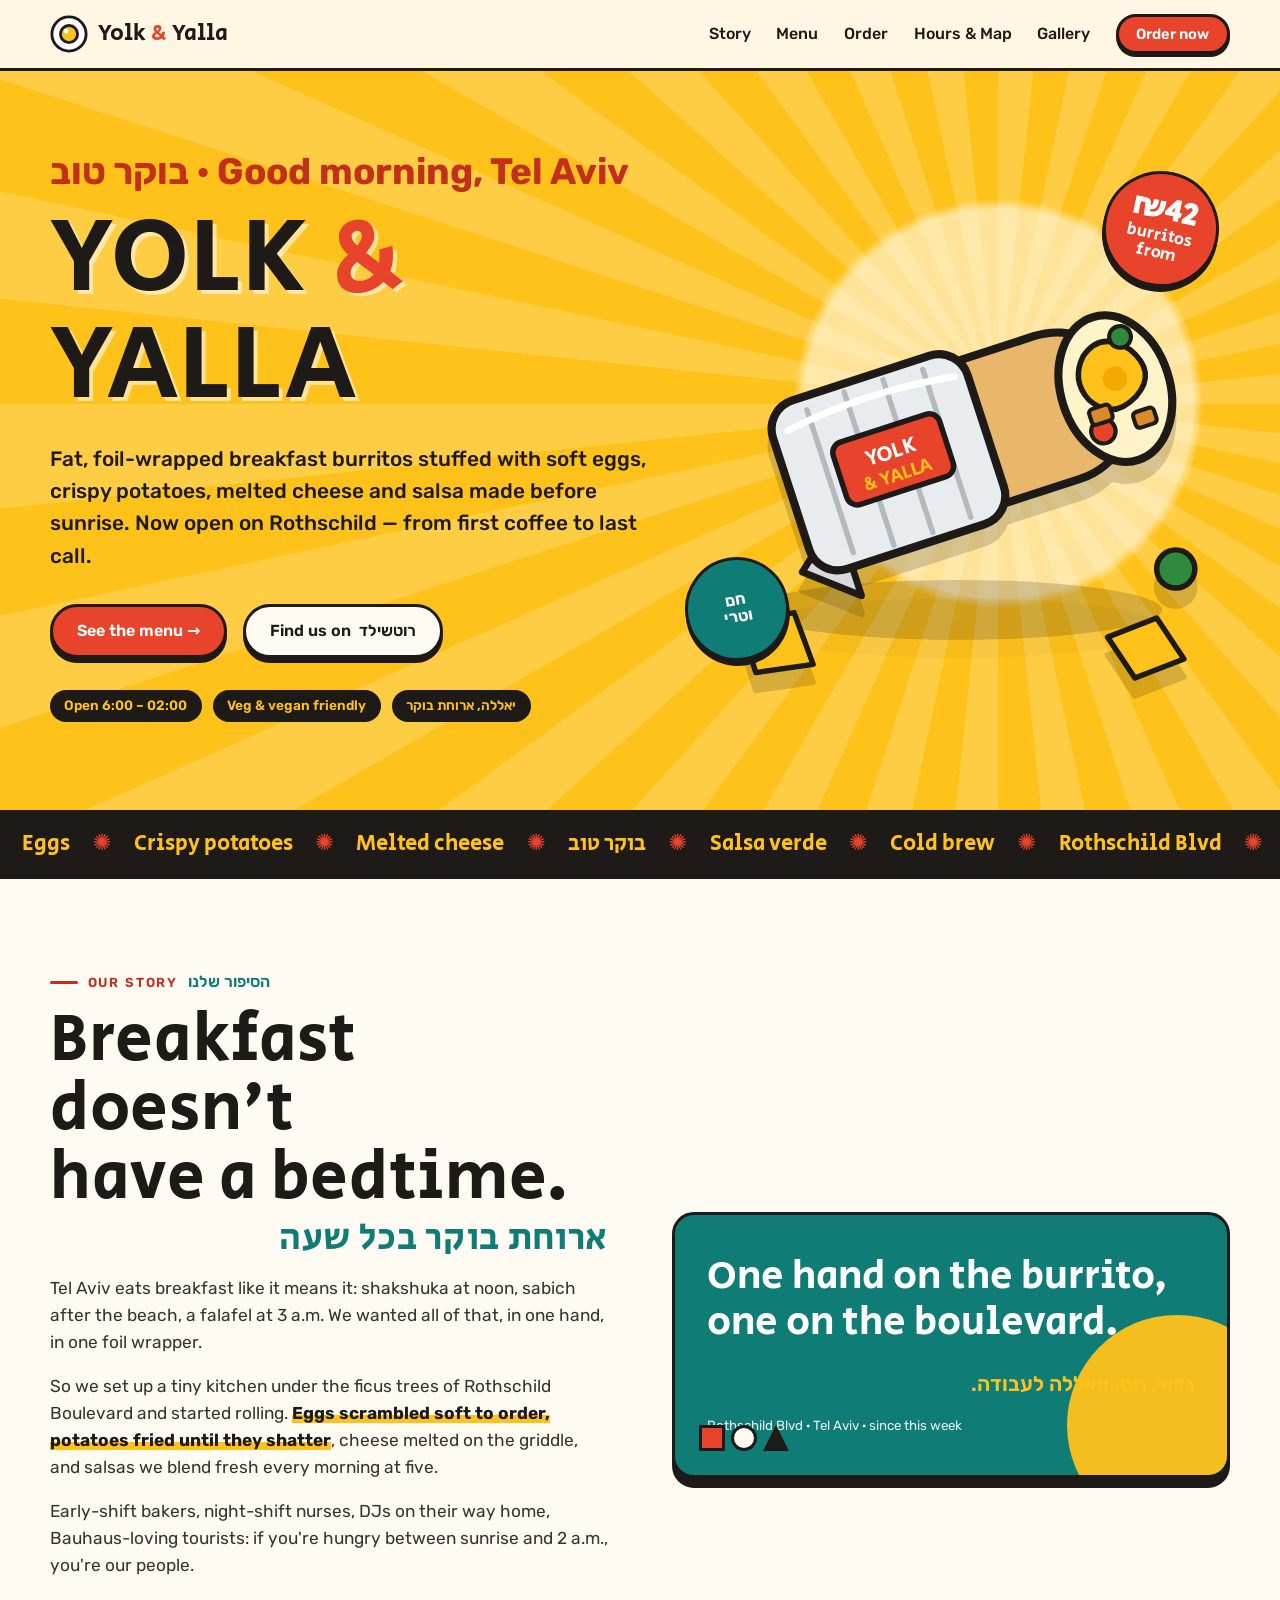
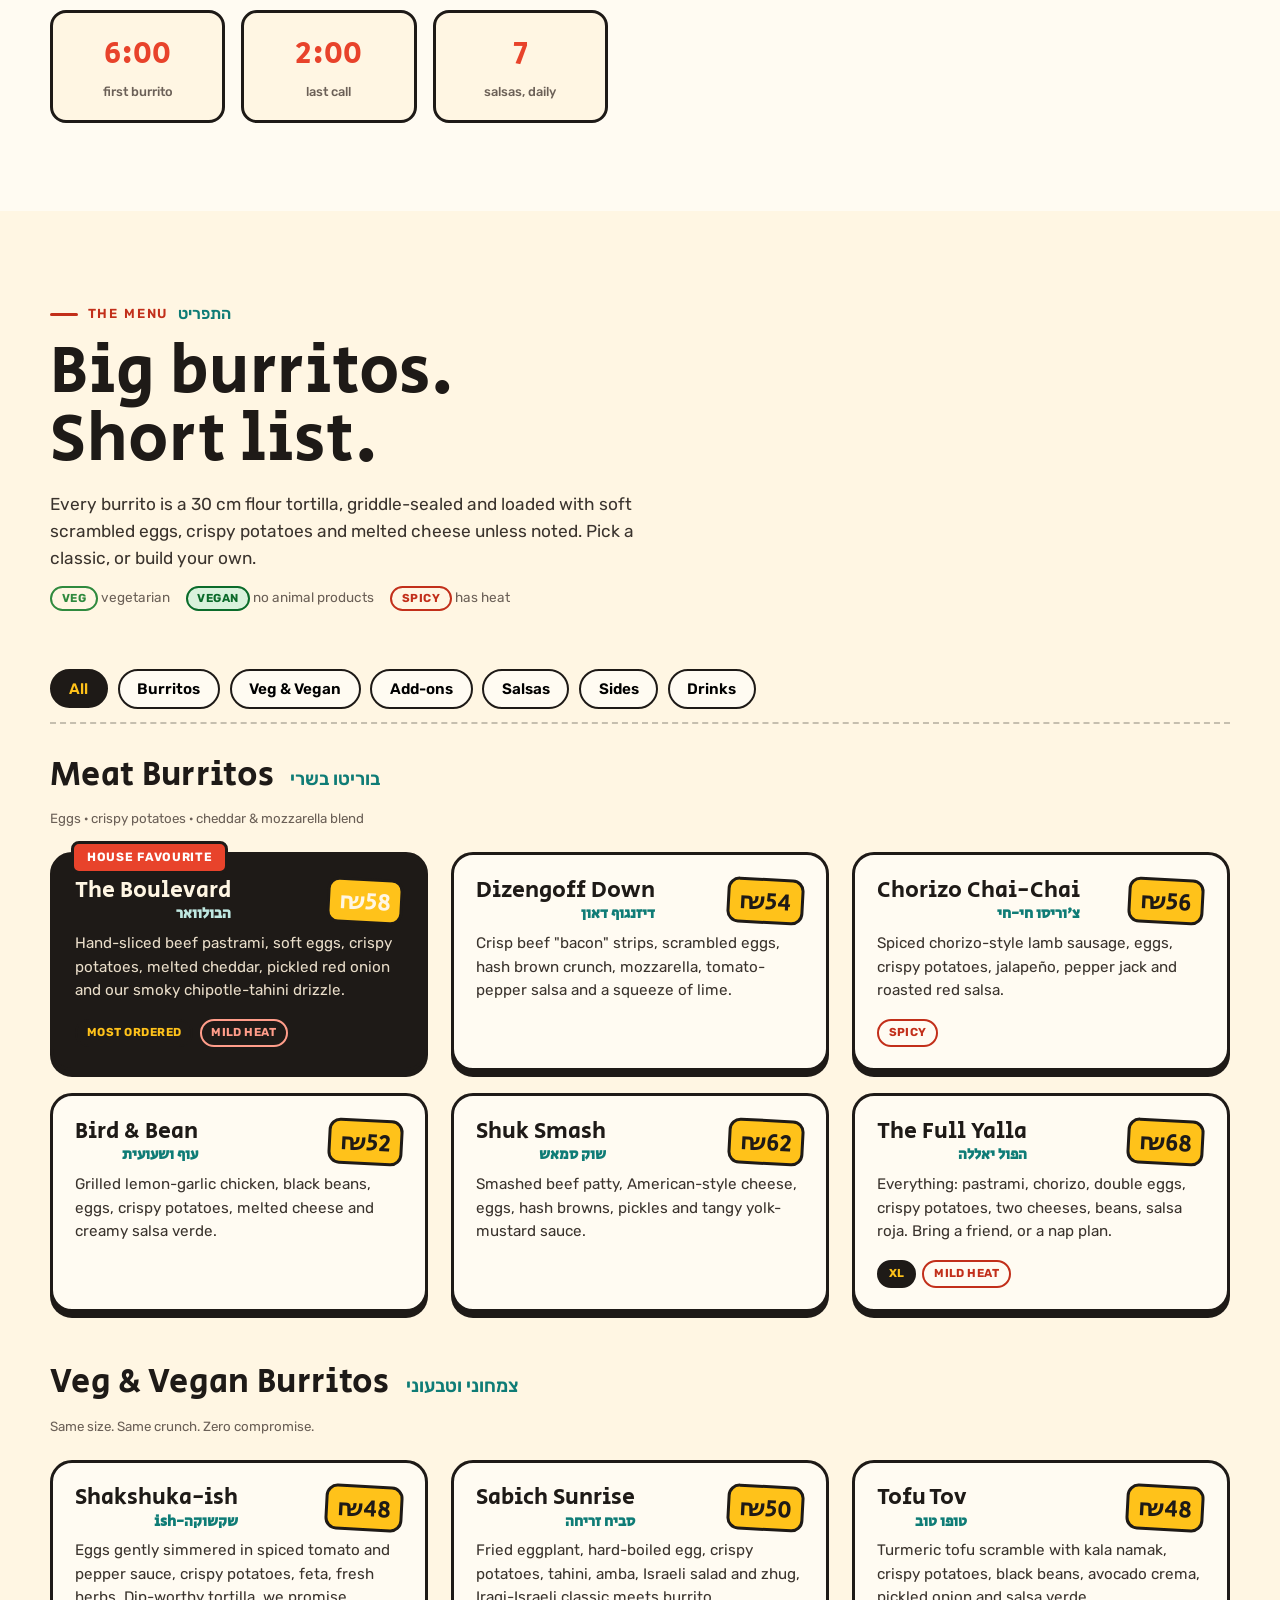
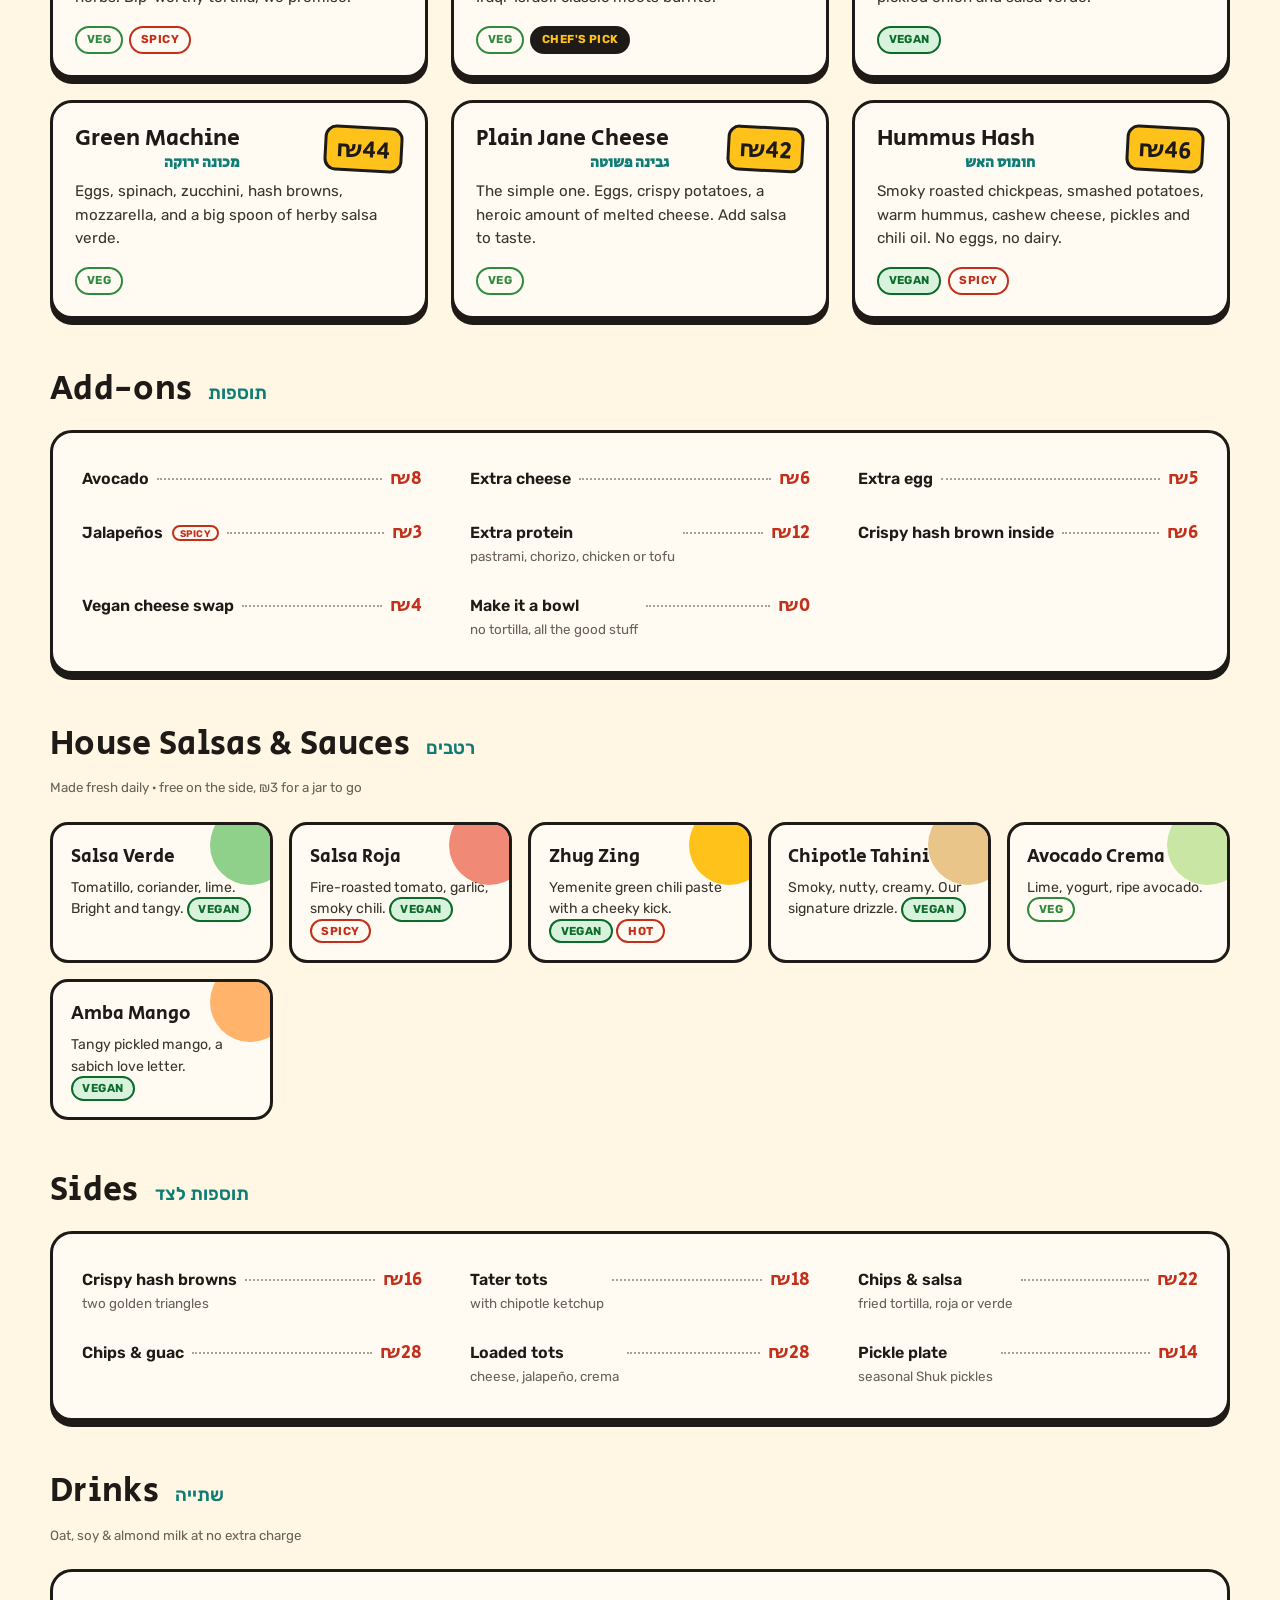
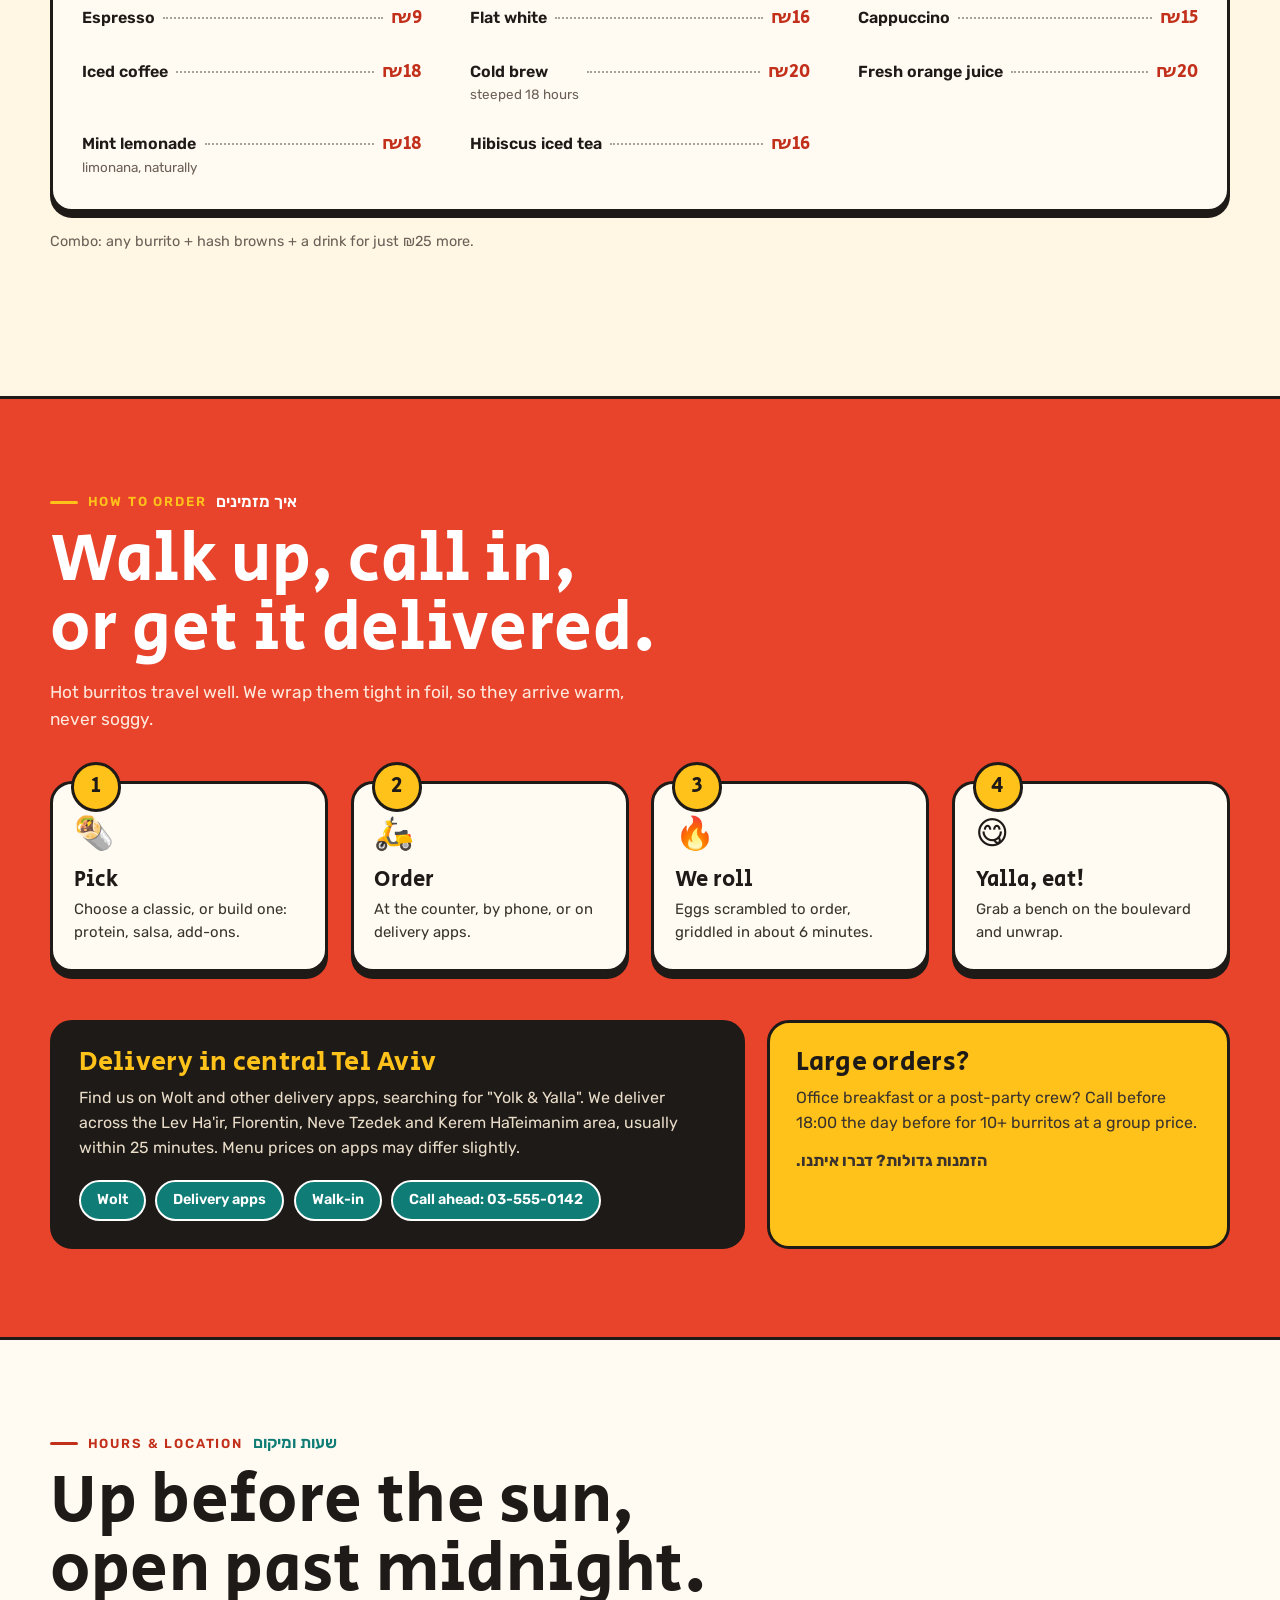
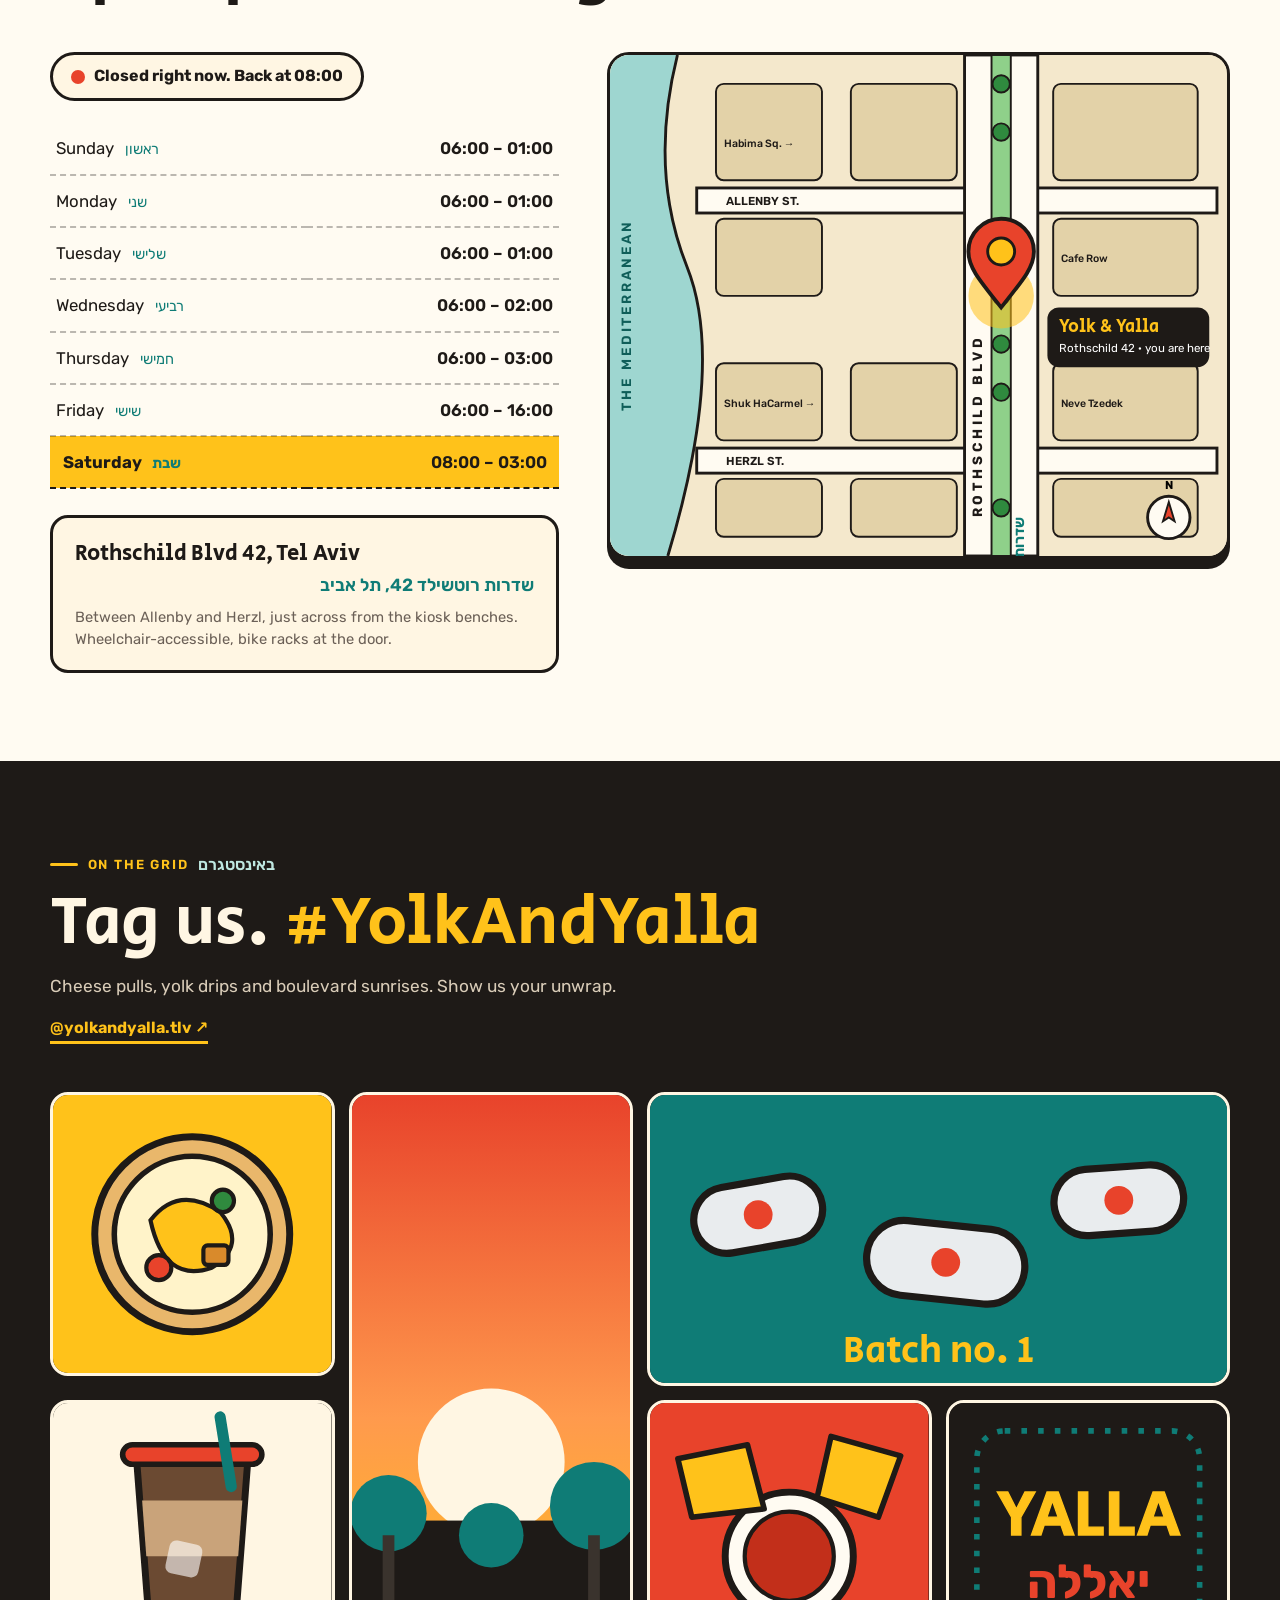
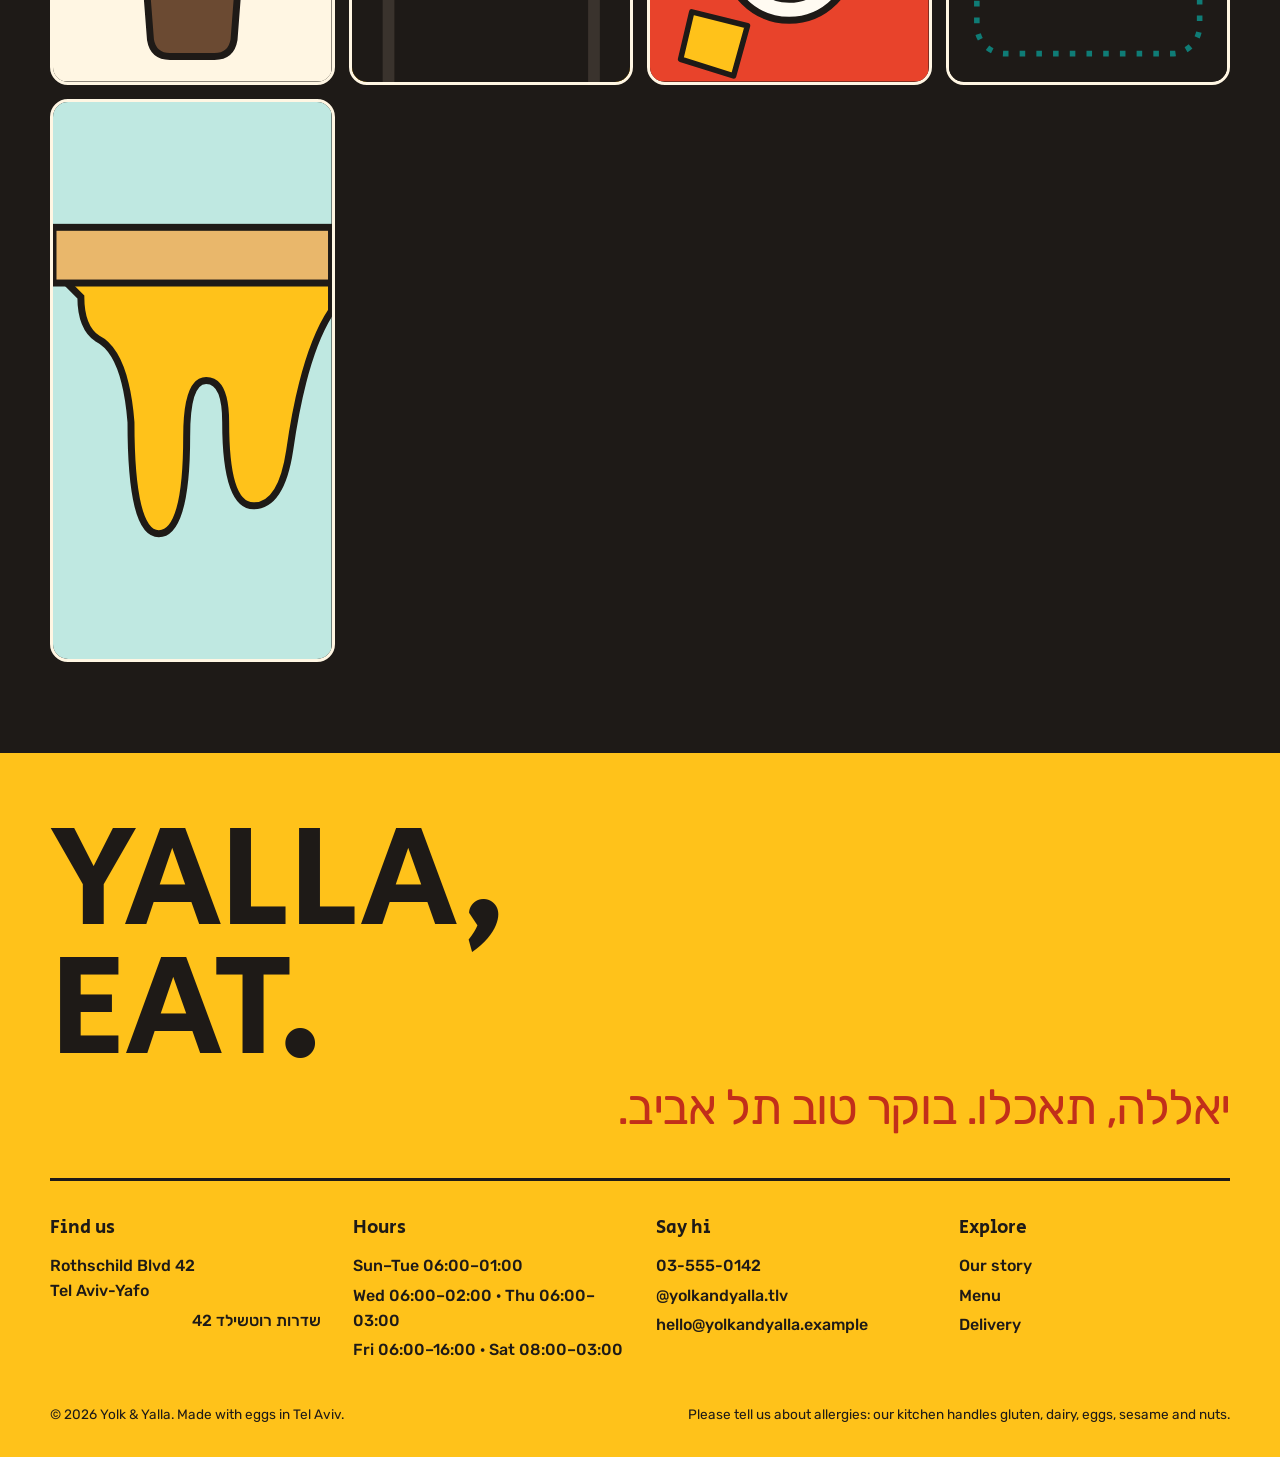
<file: sonnet/index.html>
<!doctype html>
<html lang="en">
<head>
<meta charset="utf-8">
<meta name="viewport" content="width=device-width, initial-scale=1">
<title>Yolk &amp; Yalla — Breakfast Burritos on Rothschild</title>
<meta name="description" content="Yolk & Yalla: big breakfast burritos, crispy potatoes and cold brew on Rothschild Boulevard, Tel Aviv. Open from 6:00 to late.">
<link rel="preconnect" href="https://fonts.googleapis.com">
<link rel="preconnect" href="https://fonts.gstatic.com" crossorigin>
<link href="https://fonts.googleapis.com/css2?family=Rubik:wght@400;500;600;700&family=Secular+One&family=Suez+One&display=swap" rel="stylesheet">
<style>
:root{
  --yolk:#FFC21A; --yolk-d:#F2A900;
  --tomato:#E8432B; --tomato-d:#C22F1A;
  --ink:#1E1A17; --ink-2:#3a332d;
  --cream:#FFF6E3; --paper:#FFFBF2;
  --teal:#0F7C76; --teal-l:#BFE8E1;
  --green:#2F8A3E; --muted:#6b6057;
  --radius:22px;
  --shadow:0 10px 0 var(--ink);
  --display:'Secular One','Rubik',system-ui,sans-serif;
  --body:'Rubik',system-ui,sans-serif;
}
*{box-sizing:border-box;margin:0;padding:0}
html{scroll-behavior:smooth;scroll-padding-top:76px}
body{font-family:var(--body);background:var(--cream);color:var(--ink);line-height:1.55;overflow-x:hidden;-webkit-font-smoothing:antialiased}
img,svg{max-width:100%;display:block}
a{color:inherit}
.he{font-family:'Rubik',sans-serif}
.wrap{width:min(1180px,100% - 32px);margin-inline:auto}
h1,h2,h3{font-family:var(--display);font-weight:400;line-height:1.02;letter-spacing:.01em}
.eyebrow{display:inline-flex;gap:.6rem;align-items:center;font-weight:600;font-size:.82rem;letter-spacing:.14em;text-transform:uppercase;color:var(--tomato-d)}
.eyebrow .he{letter-spacing:0;font-size:1rem;text-transform:none;color:var(--teal);font-weight:600}
.eyebrow::before{content:"";width:28px;height:3px;background:currentColor;border-radius:3px}
.btn{display:inline-flex;align-items:center;gap:.5rem;font:600 1rem var(--body);padding:.9rem 1.5rem;border-radius:999px;border:3px solid var(--ink);background:var(--yolk);color:var(--ink);text-decoration:none;box-shadow:0 5px 0 var(--ink);transition:transform .15s,box-shadow .15s,background .2s;cursor:pointer}
.btn:hover{transform:translateY(-3px);box-shadow:0 8px 0 var(--ink)}
.btn:active{transform:translateY(3px);box-shadow:0 2px 0 var(--ink)}
.btn.red{background:var(--tomato);color:#fff}
.btn.ghost{background:var(--paper)}
:focus-visible{outline:3px solid var(--teal);outline-offset:3px}

/* NAV */
header{position:sticky;top:0;z-index:50;background:rgba(255,246,227,.92);backdrop-filter:blur(8px);border-bottom:3px solid var(--ink)}
.nav{display:flex;align-items:center;justify-content:space-between;height:68px}
.logo{display:flex;align-items:center;gap:.6rem;text-decoration:none;font-family:var(--display);font-size:1.45rem}
.logo svg{width:38px;height:38px}
.logo span em{font-style:normal;color:var(--tomato)}
nav ul{display:flex;gap:1.6rem;list-style:none;align-items:center}
nav a{text-decoration:none;font-weight:500;position:relative}
nav ul a:not(.btn)::after{content:"";position:absolute;left:0;bottom:-4px;height:3px;width:0;background:var(--tomato);transition:width .25s}
nav ul a:not(.btn):hover::after{width:100%}
nav .btn{padding:.5rem 1.1rem;font-size:.92rem;box-shadow:0 3px 0 var(--ink)}
.burger{display:none;background:none;border:3px solid var(--ink);border-radius:12px;width:46px;height:42px;cursor:pointer;position:relative}
.burger span,.burger span::before,.burger span::after{position:absolute;left:9px;width:22px;height:3px;background:var(--ink);border-radius:2px;content:"";transition:.25s}
.burger span{top:16px}.burger span::before{left:0;top:-7px}.burger span::after{left:0;top:7px}
.burger[aria-expanded=true] span{background:transparent}
.burger[aria-expanded=true] span::before{top:0;transform:rotate(45deg)}
.burger[aria-expanded=true] span::after{top:0;transform:rotate(-45deg)}
@media(max-width:820px){
  .burger{display:block}
  nav ul{position:absolute;top:68px;left:0;right:0;background:var(--cream);flex-direction:column;padding:1.2rem 16px 1.6rem;gap:1rem;border-bottom:3px solid var(--ink);transform-origin:top;transform:scaleY(0);opacity:0;pointer-events:none;transition:.25s}
  nav ul.open{transform:scaleY(1);opacity:1;pointer-events:auto}
  nav ul a{font-size:1.2rem}
}

/* HERO */
.hero{position:relative;background:var(--yolk);border-bottom:3px solid var(--ink);overflow:hidden}
.hero::before{content:"";position:absolute;inset:0;background:
  radial-gradient(circle at 78% 45%,rgba(255,255,255,.55) 0 18%,transparent 19%),
  repeating-conic-gradient(from 0deg at 78% 45%,rgba(255,255,255,.18) 0 6deg,transparent 6deg 12deg);
  animation:spin 80s linear infinite;transform-origin:78% 45%}
@keyframes spin{to{transform:rotate(360deg)}}
.hero .wrap{position:relative;display:grid;grid-template-columns:1.05fr .95fr;gap:2rem;align-items:center;padding:4.5rem 0 5.5rem}
.hello{font-size:clamp(1.6rem,3.2vw,2.3rem);color:var(--tomato-d);font-weight:700;margin-bottom:.4rem;display:block}
.hero h1{font-size:clamp(3rem,8.2vw,6.6rem);text-transform:uppercase;text-shadow:4px 4px 0 rgba(255,255,255,.55)}
.hero h1 .amp{color:var(--tomato);display:inline-block;transform:rotate(-8deg)}
.hero p.lead{font-size:clamp(1.05rem,2vw,1.3rem);max-width:30em;margin:1.4rem 0 2rem;font-weight:500}
.hero .cta{display:flex;flex-wrap:wrap;gap:1rem}
.badges{display:flex;gap:.7rem;flex-wrap:wrap;margin-top:2rem}
.badge{background:var(--ink);color:var(--yolk);padding:.35rem .9rem;border-radius:999px;font-size:.85rem;font-weight:600}
.hero-art{position:relative;aspect-ratio:1;max-width:560px;margin-left:auto;width:100%}
.hero-art svg.burrito{width:100%;height:100%;animation:float 5s ease-in-out infinite;filter:drop-shadow(0 18px 0 rgba(30,26,23,.18))}
@keyframes float{50%{transform:translateY(-14px) rotate(-2deg)}}
.sticker{position:absolute;display:grid;place-items:center;text-align:center;border-radius:50%;border:3px solid var(--ink);font-family:var(--display);line-height:1.05;box-shadow:0 5px 0 var(--ink)}
.sticker.s1{right:2%;top:2%;width:116px;height:116px;background:var(--tomato);color:#fff;font-size:1.05rem;transform:rotate(12deg);animation:wob 4s ease-in-out infinite}
.sticker.s1 b{font-size:1.9rem;display:block}
.sticker.s2{left:0;bottom:8%;width:104px;height:104px;background:var(--teal);color:#fff;font-size:1rem;transform:rotate(-10deg);animation:wob 5s ease-in-out infinite reverse}
@keyframes wob{50%{transform:rotate(-4deg) scale(1.05)}}
.steam{position:absolute;stroke:#fff;fill:none;stroke-width:6;stroke-linecap:round;opacity:.0;animation:steam 3.5s ease-in infinite}
.steam:nth-of-type(2){animation-delay:1.1s}.steam:nth-of-type(3){animation-delay:2.1s}
@keyframes steam{0%{opacity:0;transform:translateY(10px)}40%{opacity:.8}100%{opacity:0;transform:translateY(-30px)}}
@media(max-width:820px){
  .hero .wrap{grid-template-columns:1fr;padding:2.5rem 0 4rem}
  .hero-art{margin:0 auto;max-width:400px;order:-1}
  .sticker.s1{width:92px;height:92px;font-size:.9rem}.sticker.s1 b{font-size:1.5rem}
  .sticker.s2{width:84px;height:84px;font-size:.85rem}
}

/* MARQUEE */
.marquee{background:var(--ink);color:var(--yolk);border-bottom:3px solid var(--ink);overflow:hidden;white-space:nowrap;padding:.9rem 0;font-family:var(--display);font-size:1.4rem}
.marquee div{display:inline-block;animation:marq 38s linear infinite}
.marquee span{margin:0 1.4rem}.marquee i{color:var(--tomato);font-style:normal}
@keyframes marq{to{transform:translateX(-50%)}}
.marquee:hover div{animation-play-state:paused}

section{padding:5.5rem 0;position:relative}
.sec-head{margin-bottom:3rem}
.sec-head h2{font-size:clamp(2.4rem,6vw,4.2rem);margin-top:.7rem}
.sec-head p{max-width:36em;margin-top:1rem;color:var(--ink-2);font-size:1.08rem}

/* ABOUT */
.about{background:var(--paper)}
.about-grid{display:grid;grid-template-columns:1fr 1fr;gap:4rem;align-items:center}
.about h2 .he{display:block;font-size:.55em;color:var(--teal);margin-top:.5rem;font-family:'Secular One'}
.about p{margin-top:1.1rem;font-size:1.08rem;color:var(--ink-2)}
.about p strong{color:var(--ink);background:linear-gradient(transparent 60%,var(--yolk) 60%)}
.stats{display:grid;grid-template-columns:repeat(3,1fr);gap:1rem;margin-top:2rem}
.stat{border:3px solid var(--ink);border-radius:16px;padding:1rem;text-align:center;background:var(--cream)}
.stat b{font-family:var(--display);font-size:2rem;font-weight:400;display:block;color:var(--tomato)}
.stat span{font-size:.8rem;font-weight:500;color:var(--muted)}
.poster{position:relative;border:3px solid var(--ink);border-radius:var(--radius);background:var(--teal);box-shadow:var(--shadow);padding:2.4rem 2rem;color:#fff;transform:rotate(1.6deg);overflow:hidden}
.poster::after{content:"";position:absolute;right:-60px;bottom:-60px;width:220px;height:220px;border-radius:50%;background:var(--yolk);opacity:.95}
.poster q{position:relative;z-index:1;font-family:var(--display);font-size:clamp(1.7rem,3.6vw,2.5rem);line-height:1.15;display:block;quotes:none}
.poster .he{position:relative;z-index:1;display:block;margin-top:1.4rem;font-size:1.3rem;font-weight:600;color:var(--yolk)}
.poster small{position:relative;z-index:1;display:block;margin-top:1rem;opacity:.9}
.bauhaus{position:absolute;left:1.5rem;bottom:1.5rem;display:flex;gap:6px;z-index:1}
.bauhaus i{width:26px;height:26px;background:var(--tomato);border:3px solid var(--ink);display:block}
.bauhaus i:nth-child(2){border-radius:50%;background:var(--paper)}
.bauhaus i:nth-child(3){background:var(--ink);clip-path:polygon(50% 0,100% 100%,0 100%);border:none}
@media(max-width:820px){.about-grid{grid-template-columns:1fr;gap:3rem}.poster{padding-bottom:4.5rem}}

/* MENU */
.menu{background:var(--cream)}
.tabs{display:flex;gap:.6rem;flex-wrap:wrap;margin-bottom:2.2rem;position:sticky;top:68px;z-index:5;background:var(--cream);padding:.8rem 0;border-bottom:2px dashed rgba(30,26,23,.25)}
.tab{font:600 .95rem var(--body);padding:.55rem 1.1rem;border-radius:999px;border:2px solid var(--ink);background:var(--paper);cursor:pointer;transition:.18s}
.tab:hover{background:var(--yolk)}
.tab[aria-selected=true]{background:var(--ink);color:var(--yolk)}
.cat{margin-bottom:3.4rem;scroll-margin-top:150px}
.cat[hidden]{display:none}
.cat-title{display:flex;align-items:baseline;gap:1rem;flex-wrap:wrap;margin-bottom:1.4rem}
.cat-title h3{font-size:2.1rem}
.cat-title .he{color:var(--teal);font-size:1.15rem;font-weight:600}
.cat-title small{color:var(--muted);width:100%}
.cards{display:grid;grid-template-columns:repeat(auto-fill,minmax(310px,1fr));gap:1.4rem}
.card{position:relative;background:var(--paper);border:3px solid var(--ink);border-radius:var(--radius);padding:1.4rem 1.4rem 1.3rem;box-shadow:0 6px 0 var(--ink);transition:transform .2s,box-shadow .2s;display:flex;flex-direction:column;gap:.5rem}
.card:hover{transform:translateY(-5px) rotate(-.6deg);box-shadow:0 11px 0 var(--ink)}
.card .top{display:flex;justify-content:space-between;gap:1rem;align-items:flex-start}
.card h4{font-family:var(--display);font-weight:400;font-size:1.45rem;line-height:1.1}
.card .he-sub{display:block;font-size:.95rem;color:var(--teal);font-weight:600;margin-top:.2rem}
.price{font-family:var(--display);font-size:1.5rem;background:var(--yolk);border:3px solid var(--ink);border-radius:12px;padding:.1rem .6rem;white-space:nowrap;transform:rotate(3deg)}
.card p{color:var(--ink-2);font-size:.95rem}
.tags{display:flex;gap:.4rem;flex-wrap:wrap;margin-top:auto;padding-top:.5rem}
.tag{font-size:.72rem;font-weight:700;letter-spacing:.04em;text-transform:uppercase;padding:.2rem .6rem;border-radius:999px;border:2px solid currentColor}
.tag.v{color:var(--green)}.tag.vg{color:#0b6b2a;background:#d9f2dc}.tag.sp{color:var(--tomato-d)}.tag.pop{background:var(--ink);color:var(--yolk);border-color:var(--ink)}
.card.feat{background:var(--ink);color:var(--cream)}
.card.feat p{color:#e9ddc9}.card.feat .he-sub{color:var(--teal-l)}
.card.feat .tag.sp{color:#ff9d8a}.card.feat .tag.v{color:#8fe19c}
.ribbon{position:absolute;top:-14px;left:18px;background:var(--tomato);color:#fff;font-size:.75rem;font-weight:700;padding:.25rem .8rem;border-radius:8px;border:3px solid var(--ink);letter-spacing:.06em;text-transform:uppercase}
.list{display:grid;grid-template-columns:repeat(auto-fill,minmax(300px,1fr));gap:.4rem 3rem;background:var(--paper);border:3px solid var(--ink);border-radius:var(--radius);padding:1.4rem 1.8rem;box-shadow:0 6px 0 var(--ink)}
.li{display:flex;align-items:baseline;gap:.5rem;padding:.55rem 0}
.li .n{font-weight:600}
.li .n small{display:block;font-weight:400;color:var(--muted);font-size:.84rem}
.li .dots{flex:1;border-bottom:2px dotted rgba(30,26,23,.4);transform:translateY(-4px);min-width:16px}
.li .p{font-family:var(--display);font-size:1.2rem;color:var(--tomato-d)}
.li .n .tag{font-size:.6rem;padding:.05rem .4rem;margin-left:.3rem;vertical-align:middle}
.sauces{display:grid;grid-template-columns:repeat(auto-fill,minmax(210px,1fr));gap:1rem}
.sauce{border:3px solid var(--ink);border-radius:18px;padding:1.1rem;background:var(--paper);position:relative;overflow:hidden;transition:transform .2s}
.sauce:hover{transform:scale(1.03) rotate(1deg)}
.sauce::before{content:"";position:absolute;right:-20px;top:-20px;width:80px;height:80px;border-radius:50%;background:var(--c)}
.sauce b{font-family:var(--display);font-weight:400;font-size:1.2rem;position:relative}
.sauce p{font-size:.88rem;color:var(--ink-2);margin-top:.3rem;position:relative}
.note{margin-top:1.2rem;color:var(--muted);font-size:.9rem}
.legend{display:flex;gap:1rem;flex-wrap:wrap;margin-top:1rem;font-size:.85rem;color:var(--muted)}

/* ORDER */
.order{background:var(--tomato);color:#fff;border-block:3px solid var(--ink);overflow:hidden}
.order .eyebrow{color:var(--yolk)}.order .eyebrow .he{color:#fff}
.order .sec-head p{color:#ffe9dc}
.steps{display:grid;grid-template-columns:repeat(4,1fr);gap:1.4rem;counter-reset:s}
.step{background:var(--paper);color:var(--ink);border:3px solid var(--ink);border-radius:var(--radius);padding:1.6rem 1.3rem;box-shadow:0 7px 0 var(--ink);counter-increment:s;position:relative;transition:transform .2s}
.step:hover{transform:translateY(-6px)}
.step::before{content:counter(s);position:absolute;top:-22px;left:18px;width:44px;height:44px;border-radius:50%;background:var(--yolk);border:3px solid var(--ink);display:grid;place-items:center;font-family:var(--display);font-size:1.4rem}
.step h3{font-size:1.4rem;margin:.6rem 0 .4rem}
.step p{font-size:.93rem;color:var(--ink-2)}
.step .ic{font-size:2rem}
.deliv{margin-top:3rem;display:grid;grid-template-columns:1.2fr .8fr;gap:1.4rem}
.panel{border:3px solid var(--ink);border-radius:var(--radius);padding:1.6rem;background:var(--ink);color:var(--cream)}
.panel h3{color:var(--yolk);font-size:1.7rem;margin-bottom:.6rem}
.panel p{color:#e9ddc9}
.panel .pills{display:flex;gap:.6rem;flex-wrap:wrap;margin-top:1.2rem}
.pill{padding:.45rem 1rem;border-radius:999px;background:var(--teal);color:#fff;font-weight:600;font-size:.9rem;border:2px solid #fff}
.panel.y{background:var(--yolk);color:var(--ink)}.panel.y h3{color:var(--ink)}.panel.y p{color:var(--ink-2)}
@media(max-width:960px){.steps{grid-template-columns:repeat(2,1fr);gap:2.2rem 1.2rem}.deliv{grid-template-columns:1fr}}
@media(max-width:520px){.steps{grid-template-columns:1fr}}

/* HOURS + MAP */
.visit{background:var(--paper)}
.visit-grid{display:grid;grid-template-columns:.9fr 1.1fr;gap:3rem;align-items:start}
.open-now{display:inline-flex;align-items:center;gap:.6rem;padding:.55rem 1.1rem;border:3px solid var(--ink);border-radius:999px;font-weight:700;background:var(--cream);margin-bottom:1.4rem}
.dot{width:14px;height:14px;border-radius:50%;background:var(--muted)}
.open-now.on .dot{background:#22b04a;animation:pulse 1.6s infinite}
.open-now.off .dot{background:var(--tomato)}
@keyframes pulse{0%{box-shadow:0 0 0 0 rgba(34,176,74,.6)}100%{box-shadow:0 0 0 14px rgba(34,176,74,0)}}
table.hours{width:100%;border-collapse:collapse;font-size:1.05rem}
.hours td{padding:.75rem .4rem;border-bottom:2px dashed rgba(30,26,23,.3)}
.hours td:last-child{text-align:right;font-weight:600}
.hours tr.today{background:var(--yolk);font-weight:700}
.hours tr.today td{border-color:var(--ink);padding-inline:.8rem}
.hours .he{color:var(--teal);font-size:.9rem;margin-left:.4rem}
.addr{margin-top:1.6rem;padding:1.2rem 1.4rem;border:3px solid var(--ink);border-radius:18px;background:var(--cream)}
.addr b{font-family:var(--display);font-weight:400;font-size:1.4rem;display:block}
.addr .he{display:block;color:var(--teal);font-weight:600;font-size:1.1rem}
.map-box{border:3px solid var(--ink);border-radius:var(--radius);box-shadow:var(--shadow);overflow:hidden;background:#f3e6c8;position:relative}
.map-box svg{width:100%;height:auto}
.pin{animation:bounce 1.8s ease-in-out infinite;transform-box:fill-box;transform-origin:50% 100%}
@keyframes bounce{50%{transform:translateY(-10px)}}
@media(max-width:860px){.visit-grid{grid-template-columns:1fr}}

/* GALLERY */
.gallery{background:var(--ink);color:var(--cream)}
.gallery .eyebrow{color:var(--yolk)}.gallery .eyebrow .he{color:var(--teal-l)}
.gallery .sec-head p{color:#d9ccb8}
.handle{display:inline-flex;gap:.6rem;align-items:center;font-weight:700;color:var(--yolk);text-decoration:none;margin-top:1rem;border-bottom:3px solid var(--yolk)}
.grid{display:grid;grid-template-columns:repeat(4,1fr);gap:14px}
.tile{position:relative;aspect-ratio:1;border-radius:18px;overflow:hidden;border:3px solid var(--cream);cursor:pointer;transition:transform .25s}
.tile:nth-child(2),.tile:nth-child(7){grid-row:span 2;aspect-ratio:auto}
.tile:nth-child(3){grid-column:span 2;aspect-ratio:auto}
.tile:hover{transform:scale(1.03) rotate(-1deg);z-index:2}
.tile svg{width:100%;height:100%;object-fit:cover}
.tile .cap{position:absolute;inset:auto 0 0 0;padding:2rem .9rem .8rem;background:linear-gradient(transparent,rgba(0,0,0,.75));color:#fff;font-size:.85rem;font-weight:500;transform:translateY(100%);transition:.25s}
.tile:hover .cap,.tile:focus-visible .cap{transform:none}
.tile .cap b{display:block;color:var(--yolk)}
@media(max-width:820px){.grid{grid-template-columns:repeat(2,1fr);gap:10px}.tile:nth-child(3){grid-column:span 2}.tile:nth-child(2),.tile:nth-child(7){grid-row:span 1;aspect-ratio:1}.tile .cap{transform:none;font-size:.75rem}}

/* FOOTER */
footer{background:var(--yolk);border-top:3px solid var(--ink);padding:4rem 0 2rem;position:relative;overflow:hidden}
.foot-big{font-family:var(--display);font-size:clamp(3rem,12vw,9rem);line-height:.9;text-transform:uppercase;color:var(--ink);letter-spacing:-.01em}
.foot-big .he{display:block;font-size:.34em;color:var(--tomato-d);margin-top:.6rem;text-transform:none}
.foot-cols{display:grid;grid-template-columns:repeat(auto-fit,minmax(200px,1fr));gap:2rem;margin-top:3rem;padding-top:2rem;border-top:3px solid var(--ink)}
.foot-cols h4{font-family:var(--display);font-weight:400;font-size:1.2rem;margin-bottom:.6rem}
.foot-cols a{display:block;text-decoration:none;padding:.15rem 0;font-weight:500}
.foot-cols a:hover{text-decoration:underline}
.copy{margin-top:2.4rem;font-size:.85rem;display:flex;justify-content:space-between;gap:1rem;flex-wrap:wrap}

.rv{opacity:0;transform:translateY(26px);transition:opacity .7s,transform .7s}
.rv.in{opacity:1;transform:none}
@media(prefers-reduced-motion:reduce){*{animation:none!important;transition:none!important}.rv{opacity:1;transform:none}html{scroll-behavior:auto}}
</style>
</head>
<body>

<header>
  <div class="wrap nav">
    <a class="logo" href="#top" aria-label="Yolk and Yalla home">
      <svg viewBox="0 0 40 40" aria-hidden="true"><circle cx="20" cy="20" r="18" fill="#fff" stroke="#1E1A17" stroke-width="3"/><circle cx="20" cy="20" r="9" fill="#FFC21A" stroke="#1E1A17" stroke-width="3"/><circle cx="17" cy="17" r="2.5" fill="#fff"/></svg>
      <span>Yolk <em>&amp;</em> Yalla</span>
    </a>
    <nav aria-label="Main">
      <button class="burger" aria-expanded="false" aria-controls="navlist" aria-label="Menu"><span></span></button>
      <ul id="navlist">
        <li><a href="#story">Story</a></li>
        <li><a href="#menu">Menu</a></li>
        <li><a href="#order">Order</a></li>
        <li><a href="#visit">Hours &amp; Map</a></li>
        <li><a href="#gallery">Gallery</a></li>
        <li><a class="btn red" href="#order">Order now</a></li>
      </ul>
    </nav>
  </div>
</header>

<main id="top">
<!-- HERO -->
<div class="hero">
  <div class="wrap">
    <div>
      <span class="hello"><span lang="he" dir="rtl" class="he">בוקר טוב</span> · Good morning, Tel Aviv</span>
      <h1>Yolk <span class="amp">&amp;</span><br>Yalla</h1>
      <p class="lead">Fat, foil-wrapped breakfast burritos stuffed with soft eggs, crispy potatoes, melted cheese and salsa made before sunrise. Now open on Rothschild — from first coffee to last call.</p>
      <div class="cta">
        <a class="btn red" href="#menu">See the menu &rarr;</a>
        <a class="btn ghost" href="#visit">Find us on <span lang="he" dir="rtl" class="he">רוטשילד</span></a>
      </div>
      <div class="badges"><span class="badge">Open 6:00 – 02:00</span><span class="badge">Veg &amp; vegan friendly</span><span class="badge" lang="he" dir="rtl"> יאללה, ארוחת בוקר</span></div>
    </div>
    <div class="hero-art" aria-hidden="true">
      <svg class="burrito" viewBox="0 0 400 400">
        <!-- plate shadow -->
        <ellipse cx="200" cy="330" rx="150" ry="22" fill="#1E1A17" opacity=".18"/>
        <g transform="rotate(-18 200 200)">
          <!-- foil end bottom -->
          <path d="M96 232 L60 262 L96 292 Z" fill="#d7d9dc" stroke="#1E1A17" stroke-width="5" stroke-linejoin="round"/>
          <rect x="80" y="150" width="250" height="110" rx="55" fill="#E9B76B" stroke="#1E1A17" stroke-width="6"/>
          <!-- open filling end -->
          <ellipse cx="320" cy="205" rx="40" ry="55" fill="#FFF3C9" stroke="#1E1A17" stroke-width="6"/>
          <path d="M305 175 q18 -14 34 6 q14 22 -6 34 q-22 12 -34 -8 q-8 -18 6 -32z" fill="#FFC21A" stroke="#1E1A17" stroke-width="4"/>
          <circle cx="322" cy="198" r="9" fill="#F2A900"/>
          <circle cx="302" cy="232" r="9" fill="#E8432B" stroke="#1E1A17" stroke-width="3"/>
          <circle cx="335" cy="170" r="8" fill="#2F8A3E" stroke="#1E1A17" stroke-width="3"/>
          <rect x="296" y="214" width="16" height="12" rx="3" fill="#D98A2B" stroke="#1E1A17" stroke-width="3"/>
          <rect x="326" y="226" width="16" height="12" rx="3" fill="#D98A2B" stroke="#1E1A17" stroke-width="3"/>
          <!-- foil wrap -->
          <rect x="70" y="140" width="150" height="130" rx="22" fill="#e9ecee" stroke="#1E1A17" stroke-width="6"/>
          <path d="M100 150 v110 M130 146 v118 M160 146 v118 M190 148 v114" stroke="#b4b9be" stroke-width="4" stroke-linecap="round"/>
          <path d="M82 160 q60 -10 128 0" stroke="#fff" stroke-width="5" stroke-linecap="round" fill="none"/>
          <!-- label -->
          <rect x="108" y="180" width="82" height="48" rx="8" fill="#E8432B" stroke="#1E1A17" stroke-width="4"/>
          <text x="149" y="203" text-anchor="middle" font-family="Secular One" font-size="16" fill="#fff">YOLK</text>
          <text x="149" y="220" text-anchor="middle" font-family="Secular One" font-size="14" fill="#FFC21A">&amp; YALLA</text>
        </g>
        <!-- chips -->
        <g stroke="#1E1A17" stroke-width="4" stroke-linejoin="round">
          <path d="M40 340 l40 -8 l14 38 l-42 6z" fill="#FFC21A"/>
          <path d="M310 350 l36 -14 l20 30 l-36 14z" fill="#FFC21A"/>
          <circle cx="360" cy="300" r="14" fill="#2F8A3E"/>
        </g>
      </svg>
      <svg class="steam" style="left:62%;top:8%;width:40px;height:70px" viewBox="0 0 40 70"><path d="M20 66c-14-16 14-22 0-38s10-20 6-26"/></svg>
      <svg class="steam" style="left:72%;top:4%;width:40px;height:70px" viewBox="0 0 40 70"><path d="M20 66c-14-16 14-22 0-38s10-20 6-26"/></svg>
      <svg class="steam" style="left:52%;top:10%;width:40px;height:70px" viewBox="0 0 40 70"><path d="M20 66c-14-16 14-22 0-38s10-20 6-26"/></svg>
      <div class="sticker s1"><div><b>₪42</b>burritos<br>from</div></div>
      <div class="sticker s2"><div lang="he" dir="rtl" class="he" style="font-weight:700">חם<br>וטרי</div></div>
    </div>
  </div>
</div>

<div class="marquee" aria-hidden="true"><div>
  <span>Eggs</span><i>✺</i><span>Crispy potatoes</span><i>✺</i><span>Melted cheese</span><i>✺</i><span lang="he" dir="rtl">בוקר טוב</span><i>✺</i><span>Salsa verde</span><i>✺</i><span>Cold brew</span><i>✺</i><span>Rothschild Blvd</span><i>✺</i><span lang="he" dir="rtl">יאללה</span><i>✺</i>
  <span>Eggs</span><i>✺</i><span>Crispy potatoes</span><i>✺</i><span>Melted cheese</span><i>✺</i><span lang="he" dir="rtl">בוקר טוב</span><i>✺</i><span>Salsa verde</span><i>✺</i><span>Cold brew</span><i>✺</i><span>Rothschild Blvd</span><i>✺</i><span lang="he" dir="rtl">יאללה</span><i>✺</i>
</div></div>

<!-- STORY -->
<section class="about" id="story">
  <div class="wrap about-grid">
    <div class="rv">
      <span class="eyebrow">Our story <span lang="he" dir="rtl" class="he">הסיפור שלנו</span></span>
      <h2 style="margin-top:.7rem;font-size:clamp(2.4rem,6vw,4.2rem)">Breakfast doesn't<br>have a bedtime.<span lang="he" dir="rtl" class="he">ארוחת בוקר בכל שעה</span></h2>
      <p>Tel Aviv eats breakfast like it means it: shakshuka at noon, sabich after the beach, a falafel at 3 a.m. We wanted all of that, in one hand, in one foil wrapper.</p>
      <p>So we set up a tiny kitchen under the ficus trees of Rothschild Boulevard and started rolling. <strong>Eggs scrambled soft to order, potatoes fried until they shatter</strong>, cheese melted on the griddle, and salsas we blend fresh every morning at five.</p>
      <p>Early-shift bakers, night-shift nurses, DJs on their way home, Bauhaus-loving tourists: if you're hungry between sunrise and 2 a.m., you're our people.</p>
      <div class="stats">
        <div class="stat"><b>6:00</b><span>first burrito</span></div>
        <div class="stat"><b>2:00</b><span>last call</span></div>
        <div class="stat"><b>7</b><span>salsas, daily</span></div>
      </div>
    </div>
    <div class="poster rv">
      <q>One hand on the burrito, one on the boulevard.</q>
      <span lang="he" dir="rtl" class="he">גדול, חם, ויאללה לעבודה.</span>
      <small>Rothschild Blvd · Tel Aviv · since this week</small>
      <div class="bauhaus" aria-hidden="true"><i></i><i></i><i></i></div>
    </div>
  </div>
</section>

<!-- MENU -->
<section class="menu" id="menu">
  <div class="wrap">
    <div class="sec-head rv">
      <span class="eyebrow">The menu <span lang="he" dir="rtl" class="he">התפריט</span></span>
      <h2>Big burritos.<br>Short list.</h2>
      <p>Every burrito is a 30 cm flour tortilla, griddle-sealed and loaded with soft scrambled eggs, crispy potatoes and melted cheese unless noted. Pick a classic, or build your own.</p>
      <div class="legend"><span><span class="tag v">Veg</span> vegetarian</span><span><span class="tag vg">Vegan</span> no animal products</span><span><span class="tag sp">Spicy</span> has heat</span></div>
    </div>

    <div class="tabs" role="tablist" aria-label="Menu categories">
      <button class="tab" role="tab" aria-selected="true" data-f="all">All</button>
      <button class="tab" role="tab" aria-selected="false" data-f="burritos">Burritos</button>
      <button class="tab" role="tab" aria-selected="false" data-f="green">Veg &amp; Vegan</button>
      <button class="tab" role="tab" aria-selected="false" data-f="addons">Add-ons</button>
      <button class="tab" role="tab" aria-selected="false" data-f="sauces">Salsas</button>
      <button class="tab" role="tab" aria-selected="false" data-f="sides">Sides</button>
      <button class="tab" role="tab" aria-selected="false" data-f="drinks">Drinks</button>
    </div>

    <div class="cat rv" data-c="burritos">
      <div class="cat-title"><h3>Meat Burritos</h3><span lang="he" dir="rtl" class="he">בוריטו בשרי</span><small>Eggs · crispy potatoes · cheddar &amp; mozzarella blend</small></div>
      <div class="cards">
        <article class="card feat"><span class="ribbon">House favourite</span>
          <div class="top"><h4>The Boulevard<span lang="he" dir="rtl" class="he-sub">הבולוואר</span></h4><span class="price">₪58</span></div>
          <p>Hand-sliced beef pastrami, soft eggs, crispy potatoes, melted cheddar, pickled red onion and our smoky chipotle-tahini drizzle.</p>
          <div class="tags"><span class="tag pop">Most ordered</span><span class="tag sp">Mild heat</span></div></article>
        <article class="card">
          <div class="top"><h4>Dizengoff Down<span lang="he" dir="rtl" class="he-sub">דיזנגוף דאון</span></h4><span class="price">₪54</span></div>
          <p>Crisp beef "bacon" strips, scrambled eggs, hash brown crunch, mozzarella, tomato-pepper salsa and a squeeze of lime.</p>
          <div class="tags"></div></article>
        <article class="card">
          <div class="top"><h4>Chorizo Chai-Chai<span lang="he" dir="rtl" class="he-sub">צ'וריסו חי-חי</span></h4><span class="price">₪56</span></div>
          <p>Spiced chorizo-style lamb sausage, eggs, crispy potatoes, jalapeño, pepper jack and roasted red salsa.</p>
          <div class="tags"><span class="tag sp">Spicy</span></div></article>
        <article class="card">
          <div class="top"><h4>Bird &amp; Bean<span lang="he" dir="rtl" class="he-sub">עוף ושעועית</span></h4><span class="price">₪52</span></div>
          <p>Grilled lemon-garlic chicken, black beans, eggs, crispy potatoes, melted cheese and creamy salsa verde.</p>
          <div class="tags"></div></article>
        <article class="card">
          <div class="top"><h4>Shuk Smash<span lang="he" dir="rtl" class="he-sub">שוק סמאש</span></h4><span class="price">₪62</span></div>
          <p>Smashed beef patty, American-style cheese, eggs, hash browns, pickles and tangy yolk-mustard sauce.</p>
          <div class="tags"></div></article>
        <article class="card">
          <div class="top"><h4>The Full Yalla<span lang="he" dir="rtl" class="he-sub">הפול יאללה</span></h4><span class="price">₪68</span></div>
          <p>Everything: pastrami, chorizo, double eggs, crispy potatoes, two cheeses, beans, salsa roja. Bring a friend, or a nap plan.</p>
          <div class="tags"><span class="tag pop">XL</span><span class="tag sp">Mild heat</span></div></article>
      </div>
    </div>

    <div class="cat rv" data-c="green">
      <div class="cat-title"><h3>Veg &amp; Vegan Burritos</h3><span lang="he" dir="rtl" class="he">צמחוני וטבעוני</span><small>Same size. Same crunch. Zero compromise.</small></div>
      <div class="cards">
        <article class="card">
          <div class="top"><h4>Shakshuka-ish<span lang="he" dir="rtl" class="he-sub">שקשוקה-ish</span></h4><span class="price">₪48</span></div>
          <p>Eggs gently simmered in spiced tomato and pepper sauce, crispy potatoes, feta, fresh herbs. Dip-worthy tortilla, we promise.</p>
          <div class="tags"><span class="tag v">Veg</span><span class="tag sp">Spicy</span></div></article>
        <article class="card">
          <div class="top"><h4>Sabich Sunrise<span lang="he" dir="rtl" class="he-sub">סביח זריחה</span></h4><span class="price">₪50</span></div>
          <p>Fried eggplant, hard-boiled egg, crispy potatoes, tahini, amba, Israeli salad and zhug, Iraqi-Israeli classic meets burrito.</p>
          <div class="tags"><span class="tag v">Veg</span><span class="tag pop">Chef's pick</span></div></article>
        <article class="card">
          <div class="top"><h4>Tofu Tov<span lang="he" dir="rtl" class="he-sub">טופו טוב</span></h4><span class="price">₪48</span></div>
          <p>Turmeric tofu scramble with kala namak, crispy potatoes, black beans, avocado crema, pickled onion and salsa verde.</p>
          <div class="tags"><span class="tag vg">Vegan</span></div></article>
        <article class="card">
          <div class="top"><h4>Green Machine<span lang="he" dir="rtl" class="he-sub">מכונה ירוקה</span></h4><span class="price">₪44</span></div>
          <p>Eggs, spinach, zucchini, hash browns, mozzarella, and a big spoon of herby salsa verde.</p>
          <div class="tags"><span class="tag v">Veg</span></div></article>
        <article class="card">
          <div class="top"><h4>Plain Jane Cheese<span lang="he" dir="rtl" class="he-sub">גבינה פשוטה</span></h4><span class="price">₪42</span></div>
          <p>The simple one. Eggs, crispy potatoes, a heroic amount of melted cheese. Add salsa to taste.</p>
          <div class="tags"><span class="tag v">Veg</span></div></article>
        <article class="card">
          <div class="top"><h4>Hummus Hash<span lang="he" dir="rtl" class="he-sub">חומוס האש</span></h4><span class="price">₪46</span></div>
          <p>Smoky roasted chickpeas, smashed potatoes, warm hummus, cashew cheese, pickles and chili oil. No eggs, no dairy.</p>
          <div class="tags"><span class="tag vg">Vegan</span><span class="tag sp">Spicy</span></div></article>
      </div>
    </div>

    <div class="cat rv" data-c="addons">
      <div class="cat-title"><h3>Add-ons</h3><span lang="he" dir="rtl" class="he">תוספות</span></div>
      <div class="list">
        <div class="li"><span class="n">Avocado</span><span class="dots"></span><span class="p">₪8</span></div>
        <div class="li"><span class="n">Extra cheese</span><span class="dots"></span><span class="p">₪6</span></div>
        <div class="li"><span class="n">Extra egg</span><span class="dots"></span><span class="p">₪5</span></div>
        <div class="li"><span class="n">Jalapeños <span class="tag sp">Spicy</span></span><span class="dots"></span><span class="p">₪3</span></div>
        <div class="li"><span class="n">Extra protein<small>pastrami, chorizo, chicken or tofu</small></span><span class="dots"></span><span class="p">₪12</span></div>
        <div class="li"><span class="n">Crispy hash brown inside</span><span class="dots"></span><span class="p">₪6</span></div>
        <div class="li"><span class="n">Vegan cheese swap</span><span class="dots"></span><span class="p">₪4</span></div>
        <div class="li"><span class="n">Make it a bowl<small>no tortilla, all the good stuff</small></span><span class="dots"></span><span class="p">₪0</span></div>
      </div>
    </div>

    <div class="cat rv" data-c="sauces">
      <div class="cat-title"><h3>House Salsas &amp; Sauces</h3><span lang="he" dir="rtl" class="he">רטבים</span><small>Made fresh daily · free on the side, ₪3 for a jar to go</small></div>
      <div class="sauces">
        <div class="sauce" style="--c:#8fd08a"><b>Salsa Verde</b><p>Tomatillo, coriander, lime. Bright and tangy. <span class="tag vg">Vegan</span></p></div>
        <div class="sauce" style="--c:#f08a76"><b>Salsa Roja</b><p>Fire-roasted tomato, garlic, smoky chili. <span class="tag vg">Vegan</span> <span class="tag sp">Spicy</span></p></div>
        <div class="sauce" style="--c:#ffc21a"><b>Zhug Zing</b><p>Yemenite green chili paste with a cheeky kick. <span class="tag vg">Vegan</span> <span class="tag sp">Hot</span></p></div>
        <div class="sauce" style="--c:#e9c58a"><b>Chipotle Tahini</b><p>Smoky, nutty, creamy. Our signature drizzle. <span class="tag vg">Vegan</span></p></div>
        <div class="sauce" style="--c:#c9e6a5"><b>Avocado Crema</b><p>Lime, yogurt, ripe avocado. <span class="tag v">Veg</span></p></div>
        <div class="sauce" style="--c:#ffb36b"><b>Amba Mango</b><p>Tangy pickled mango, a sabich love letter. <span class="tag vg">Vegan</span></p></div>
      </div>
    </div>

    <div class="cat rv" data-c="sides">
      <div class="cat-title"><h3>Sides</h3><span lang="he" dir="rtl" class="he">תוספות לצד</span></div>
      <div class="list">
        <div class="li"><span class="n">Crispy hash browns<small>two golden triangles</small></span><span class="dots"></span><span class="p">₪16</span></div>
        <div class="li"><span class="n">Tater tots<small>with chipotle ketchup</small></span><span class="dots"></span><span class="p">₪18</span></div>
        <div class="li"><span class="n">Chips &amp; salsa<small>fried tortilla, roja or verde</small></span><span class="dots"></span><span class="p">₪22</span></div>
        <div class="li"><span class="n">Chips &amp; guac</span><span class="dots"></span><span class="p">₪28</span></div>
        <div class="li"><span class="n">Loaded tots<small>cheese, jalapeño, crema</small></span><span class="dots"></span><span class="p">₪28</span></div>
        <div class="li"><span class="n">Pickle plate<small>seasonal Shuk pickles</small></span><span class="dots"></span><span class="p">₪14</span></div>
      </div>
    </div>

    <div class="cat rv" data-c="drinks">
      <div class="cat-title"><h3>Drinks</h3><span lang="he" dir="rtl" class="he">שתייה</span><small>Oat, soy &amp; almond milk at no extra charge</small></div>
      <div class="list">
        <div class="li"><span class="n">Espresso</span><span class="dots"></span><span class="p">₪9</span></div>
        <div class="li"><span class="n">Flat white</span><span class="dots"></span><span class="p">₪16</span></div>
        <div class="li"><span class="n">Cappuccino</span><span class="dots"></span><span class="p">₪15</span></div>
        <div class="li"><span class="n">Iced coffee</span><span class="dots"></span><span class="p">₪18</span></div>
        <div class="li"><span class="n">Cold brew<small>steeped 18 hours</small></span><span class="dots"></span><span class="p">₪20</span></div>
        <div class="li"><span class="n">Fresh orange juice</span><span class="dots"></span><span class="p">₪20</span></div>
        <div class="li"><span class="n">Mint lemonade<small>limonana, naturally</small></span><span class="dots"></span><span class="p">₪18</span></div>
        <div class="li"><span class="n">Hibiscus iced tea</span><span class="dots"></span><span class="p">₪16</span></div>
      </div>
      <p class="note">Combo: any burrito + hash browns + a drink for just ₪25 more.</p>
    </div>
  </div>
</section>

<!-- ORDER -->
<section class="order" id="order">
  <div class="wrap">
    <div class="sec-head rv">
      <span class="eyebrow">How to order <span lang="he" dir="rtl" class="he">איך מזמינים</span></span>
      <h2>Walk up, call in,<br>or get it delivered.</h2>
      <p>Hot burritos travel well. We wrap them tight in foil, so they arrive warm, never soggy.</p>
    </div>
    <div class="steps">
      <div class="step rv"><div class="ic">🌯</div><h3>Pick</h3><p>Choose a classic, or build one: protein, salsa, add-ons.</p></div>
      <div class="step rv"><div class="ic">🛵</div><h3>Order</h3><p>At the counter, by phone, or on delivery apps.</p></div>
      <div class="step rv"><div class="ic">🔥</div><h3>We roll</h3><p>Eggs scrambled to order, griddled in about 6 minutes.</p></div>
      <div class="step rv"><div class="ic">😋</div><h3>Yalla, eat!</h3><p>Grab a bench on the boulevard and unwrap.</p></div>
    </div>
    <div class="deliv">
      <div class="panel rv">
        <h3>Delivery in central Tel Aviv</h3>
        <p>Find us on Wolt and other delivery apps, searching for "Yolk &amp; Yalla". We deliver across the Lev Ha'ir, Florentin, Neve Tzedek and Kerem HaTeimanim area, usually within 25 minutes. Menu prices on apps may differ slightly.</p>
        <div class="pills"><span class="pill">Wolt</span><span class="pill">Delivery apps</span><span class="pill">Walk-in</span><span class="pill">Call ahead: 03-555-0142</span></div>
      </div>
      <div class="panel y rv">
        <h3>Large orders?</h3>
        <p>Office breakfast or a post-party crew? Call before 18:00 the day before for 10+ burritos at a group price.</p>
        <p style="margin-top:.8rem"><span lang="he" dir="rtl" class="he" style="font-weight:700">הזמנות גדולות? דברו איתנו.</span></p>
      </div>
    </div>
  </div>
</section>

<!-- HOURS & LOCATION -->
<section class="visit" id="visit">
  <div class="wrap">
    <div class="sec-head rv">
      <span class="eyebrow">Hours &amp; location <span lang="he" dir="rtl" class="he">שעות ומיקום</span></span>
      <h2>Up before the sun,<br>open past midnight.</h2>
    </div>
    <div class="visit-grid">
      <div class="rv">
        <div class="open-now" id="openNow" role="status"><span class="dot"></span><span id="openTxt">Checking...</span></div>
        <table class="hours" id="hoursTable">
          <tbody>
          <tr data-d="0"><td>Sunday <span lang="he" dir="rtl" class="he">ראשון</span></td><td>06:00 – 01:00</td></tr>
          <tr data-d="1"><td>Monday <span lang="he" dir="rtl" class="he">שני</span></td><td>06:00 – 01:00</td></tr>
          <tr data-d="2"><td>Tuesday <span lang="he" dir="rtl" class="he">שלישי</span></td><td>06:00 – 01:00</td></tr>
          <tr data-d="3"><td>Wednesday <span lang="he" dir="rtl" class="he">רביעי</span></td><td>06:00 – 02:00</td></tr>
          <tr data-d="4"><td>Thursday <span lang="he" dir="rtl" class="he">חמישי</span></td><td>06:00 – 03:00</td></tr>
          <tr data-d="5"><td>Friday <span lang="he" dir="rtl" class="he">שישי</span></td><td>06:00 – 16:00</td></tr>
          <tr data-d="6"><td>Saturday <span lang="he" dir="rtl" class="he">שבת</span></td><td>08:00 – 03:00</td></tr>
          </tbody>
        </table>
        <div class="addr">
          <b>Rothschild Blvd 42, Tel Aviv</b>
          <span lang="he" dir="rtl" class="he">שדרות רוטשילד 42, תל אביב</span>
          <span style="color:var(--muted);font-size:.92rem;display:block;margin-top:.4rem">Between Allenby and Herzl, just across from the kiosk benches. Wheelchair-accessible, bike racks at the door.</span>
        </div>
      </div>
      <div class="map-box rv">
        <svg viewBox="0 0 640 520" role="img" aria-label="Stylized map: Yolk and Yalla sits on Rothschild Boulevard between Allenby and Herzl streets">
          <rect width="640" height="520" fill="#F4E8CC"/>
          <!-- sea -->
          <path d="M0 0H70 Q40 120 80 220 T60 520H0Z" fill="#9ED6D0"/>
          <path d="M70 0 Q40 120 80 220 T60 520" fill="none" stroke="#1E1A17" stroke-width="3"/>
          <text x="22" y="270" transform="rotate(-90 22 270)" text-anchor="middle" font-family="Rubik" font-size="14" fill="#0F5E59" font-weight="600" letter-spacing="3">THE MEDITERRANEAN</text>
          <!-- blocks -->
          <g fill="#E3D2A8" stroke="#1E1A17" stroke-width="2">
            <rect x="110" y="30" width="110" height="100" rx="8"/><rect x="250" y="30" width="110" height="100" rx="8"/><rect x="460" y="30" width="150" height="100" rx="8"/>
            <rect x="110" y="170" width="110" height="80" rx="8"/><rect x="460" y="170" width="150" height="80" rx="8"/>
            <rect x="110" y="320" width="110" height="80" rx="8"/><rect x="250" y="320" width="110" height="80" rx="8"/><rect x="460" y="320" width="150" height="80" rx="8"/>
            <rect x="110" y="440" width="110" height="60" rx="8"/><rect x="250" y="440" width="110" height="60" rx="8"/><rect x="460" y="440" width="150" height="60" rx="8"/>
          </g>
          <!-- Rothschild green median -->
          <rect x="230" y="0" width="240" height="520" fill="#fff" stroke="#1E1A17" stroke-width="3" opacity="0"/>
          <rect x="250" y="140" width="210" height="0" />
          <g>
            <rect x="228" y="0" width="14" height="520" fill="#FFFBF2" stroke="#1E1A17" stroke-width="2" opacity="0"/>
          </g>
          <!-- Horizontal main street: Allenby & Herzl -->
          <rect x="90" y="138" width="540" height="26" fill="#FFFBF2" stroke="#1E1A17" stroke-width="3"/>
          <rect x="90" y="258" width="0" height="0"/>
          <rect x="90" y="408" width="540" height="26" fill="#FFFBF2" stroke="#1E1A17" stroke-width="3"/>
          <text x="120" y="156" font-family="Rubik" font-size="12" font-weight="600" fill="#1E1A17">ALLENBY ST.</text>
          <text x="120" y="426" font-family="Rubik" font-size="12" font-weight="600" fill="#1E1A17">HERZL ST.</text>
          <!-- Rothschild vertical -->
          <rect x="368" y="0" width="76" height="520" fill="#FFFBF2" stroke="#1E1A17" stroke-width="3"/>
          <rect x="396" y="0" width="20" height="520" fill="#8fd08a" stroke="#1E1A17" stroke-width="2"/>
          <g fill="#2F8A3E" stroke="#1E1A17" stroke-width="2">
            <circle cx="406" cy="30" r="9"/><circle cx="406" cy="80" r="9"/><circle cx="406" cy="200" r="9"/><circle cx="406" cy="250" r="9"/><circle cx="406" cy="300" r="9"/><circle cx="406" cy="350" r="9"/><circle cx="406" cy="470" r="9"/>
          </g>
          <path d="M370 258H444" stroke="#1E1A17" stroke-width="2" stroke-dasharray="6 6" opacity="0"/>
          <rect x="372" y="195" width="20" height="0"/>
          <text x="352" y="500" transform="rotate(-90 352 500)" font-family="Rubik" font-size="16" font-weight="700" fill="#1E1A17" letter-spacing="3" opacity="0">.</text>
          <text transform="translate(386 480) rotate(-90)" font-family="Rubik" font-size="14" font-weight="700" fill="#1E1A17" letter-spacing="4">ROTHSCHILD BLVD</text>
          <text transform="translate(430 480) rotate(-90)" font-family="Rubik" font-size="15" font-weight="700" fill="#0F7C76" lang="he" direction="rtl">שדרות רוטשילד</text>
          <!-- kiosk -->
          <rect x="366" y="290" width="0" height="0"/>
          <!-- our spot -->
          <g>
            <rect x="460" y="195" width="60" height="0"/>
          </g>
          <circle cx="406" cy="250" r="34" fill="#FFC21A" opacity=".55"/>
          <g class="pin">
            <path d="M406 262 C382 232 372 220 372 204 a34 34 0 1 1 68 0 C440 220 430 232 406 262Z" fill="#E8432B" stroke="#1E1A17" stroke-width="4"/>
            <circle cx="406" cy="204" r="14" fill="#FFC21A" stroke="#1E1A17" stroke-width="3"/>
          </g>
          <!-- callout -->
          <g>
            <rect x="454" y="262" width="168" height="62" rx="12" fill="#1E1A17"/>
            <text x="466" y="287" font-family="Secular One" font-size="19" fill="#FFC21A">Yolk &amp; Yalla</text>
            <text x="466" y="308" font-family="Rubik" font-size="12" fill="#fff">Rothschild 42 · you are here</text>
          </g>
          <!-- landmarks -->
          <g font-family="Rubik" font-size="11" fill="#1E1A17" font-weight="500">
            <text x="118" y="95">Habima Sq. →</text>
            <text x="468" y="215">Cafe Row</text>
            <text x="118" y="365">Shuk HaCarmel →</text>
            <text x="468" y="365">Neve Tzedek</text>
          </g>
          <!-- compass -->
          <g transform="translate(580 480)"><circle r="22" fill="#FFFBF2" stroke="#1E1A17" stroke-width="3"/><path d="M0 -16 L6 4 L0 0 L-6 4Z" fill="#E8432B" stroke="#1E1A17" stroke-width="2"/><text y="18" text-anchor="middle" font-size="9" font-family="Rubik" font-weight="700" fill="#1E1A17" opacity="0">N</text></g>
          <text x="580" y="450" text-anchor="middle" font-family="Rubik" font-weight="700" font-size="12">N</text>
        </svg>
      </div>
    </div>
  </div>
</section>

<!-- GALLERY -->
<section class="gallery" id="gallery">
  <div class="wrap">
    <div class="sec-head rv">
      <span class="eyebrow">On the grid <span lang="he" dir="rtl" class="he">באינסטגרם</span></span>
      <h2>Tag us. <span style="color:var(--yolk)">#YolkAndYalla</span></h2>
      <p>Cheese pulls, yolk drips and boulevard sunrises. Show us your unwrap.</p>
      <a class="handle" href="#gallery">@yolkandyalla.tlv ↗</a>
    </div>
    <div class="grid">
      <div class="tile" tabindex="0"><svg viewBox="0 0 200 200" preserveAspectRatio="xMidYMid slice" role="img" aria-label="Cross-section of a burrito"><rect width="200" height="200" fill="#FFC21A"/><circle cx="100" cy="100" r="70" fill="#E9B76B" stroke="#1E1A17" stroke-width="5"/><circle cx="100" cy="100" r="56" fill="#FFF3C9" stroke="#1E1A17" stroke-width="4"/><path d="M70 90q20-26 50-6q20 24-6 40q-34 12-44-34z" fill="#FFC21A" stroke="#1E1A17" stroke-width="3"/><rect x="108" y="108" width="18" height="14" rx="3" fill="#D98A2B" stroke="#1E1A17" stroke-width="3"/><circle cx="76" cy="124" r="9" fill="#E8432B" stroke="#1E1A17" stroke-width="3"/><circle cx="122" cy="76" r="8" fill="#2F8A3E" stroke="#1E1A17" stroke-width="3"/></svg><div class="cap"><b>The cross-section</b>Yes, we cut them in half for you.</div></div>
      <div class="tile" tabindex="0"><svg viewBox="0 0 200 400" preserveAspectRatio="xMidYMid slice" role="img" aria-label="Sunrise over Rothschild trees"><defs><linearGradient id="sk" x1="0" y1="0" x2="0" y2="1"><stop offset="0" stop-color="#E8432B"/><stop offset=".55" stop-color="#FF9A4D"/><stop offset="1" stop-color="#FFC21A"/></linearGradient></defs><rect width="200" height="400" fill="url(#sk)"/><circle cx="100" cy="250" r="50" fill="#FFF6E3"/><rect y="290" width="200" height="110" fill="#1E1A17"/><g fill="#0F7C76"><circle cx="30" cy="285" r="26"/><circle cx="170" cy="280" r="30"/><circle cx="100" cy="300" r="22"/></g><rect x="26" y="300" width="8" height="100" fill="#3a332d"/><rect x="166" y="300" width="8" height="100" fill="#3a332d"/></svg><div class="cap"><b>6:02 a.m.</b>First light on the boulevard.</div></div>
      <div class="tile" tabindex="0"><svg viewBox="0 0 400 200" preserveAspectRatio="xMidYMid slice" role="img" aria-label="Row of foil-wrapped burritos"><rect width="400" height="200" fill="#0F7C76"/><g stroke="#1E1A17" stroke-width="5"><rect x="30" y="60" width="90" height="46" rx="23" fill="#e9ecee" transform="rotate(-10 75 83)"/><rect x="150" y="90" width="110" height="52" rx="26" fill="#e9ecee" transform="rotate(6 205 116)"/><rect x="280" y="50" width="90" height="46" rx="23" fill="#e9ecee" transform="rotate(-4 325 73)"/></g><g fill="#E8432B"><circle cx="75" cy="83" r="10"/><circle cx="205" cy="116" r="10"/><circle cx="325" cy="73" r="10"/></g><text x="200" y="185" text-anchor="middle" font-family="Secular One" font-size="26" fill="#FFC21A">Batch no. 1</text></svg><div class="cap"><b>Lunch rush prep</b>Rolled and ready.</div></div>
      <div class="tile" tabindex="0"><svg viewBox="0 0 200 200" preserveAspectRatio="xMidYMid slice" role="img" aria-label="Iced coffee"><rect width="200" height="200" fill="#FFF6E3"/><path d="M60 40h80l-10 130q-2 12-14 12H84q-12 0-14-12z" fill="#6b4a32" stroke="#1E1A17" stroke-width="5"/><path d="M64 70h72l-3 40H67z" fill="#c9a37a"/><rect x="50" y="30" width="100" height="14" rx="7" fill="#E8432B" stroke="#1E1A17" stroke-width="4"/><path d="M120 10 l8 50" stroke="#0F7C76" stroke-width="8" stroke-linecap="round"/><rect x="82" y="100" width="24" height="24" rx="5" fill="#fff" opacity=".6" transform="rotate(12 94 112)"/></svg><div class="cap"><b>Cold brew o'clock</b>18-hour steep.</div></div>
      <div class="tile" tabindex="0"><svg viewBox="0 0 200 200" preserveAspectRatio="xMidYMid slice" role="img" aria-label="Chips and salsa"><rect width="200" height="200" fill="#E8432B"/><circle cx="100" cy="110" r="46" fill="#FFFBF2" stroke="#1E1A17" stroke-width="5"/><circle cx="100" cy="110" r="32" fill="#C22F1A" stroke="#1E1A17" stroke-width="3"/><g fill="#FFC21A" stroke="#1E1A17" stroke-width="4" stroke-linejoin="round"><path d="M20 40l50 -10l12 46l-52 6z"/><path d="M130 24l50 14l-16 44l-44 -14z"/><path d="M30 150l40 10l-10 36l-38 -12z"/></g></svg><div class="cap"><b>Chips &amp; roja</b>Never enough.</div></div>
      <div class="tile" tabindex="0"><svg viewBox="0 0 200 200" preserveAspectRatio="xMidYMid slice" role="img" aria-label="Neon sign reading Yalla"><rect width="200" height="200" fill="#1E1A17"/><text x="100" y="95" text-anchor="middle" font-family="Secular One" font-size="46" fill="#FFC21A" stroke="#FFC21A" stroke-width="1">YALLA</text><text x="100" y="140" text-anchor="middle" font-family="Rubik" font-weight="700" font-size="34" fill="#E8432B" lang="he" direction="rtl">יאללה</text><rect x="20" y="20" width="160" height="160" rx="20" fill="none" stroke="#0F7C76" stroke-width="4" stroke-dasharray="4 8"/></svg><div class="cap"><b>Late shift</b>Open till 2.</div></div>
      <div class="tile" tabindex="0"><svg viewBox="0 0 200 400" preserveAspectRatio="xMidYMid slice" role="img" aria-label="Melting cheese pull"><rect width="200" height="400" fill="#BFE8E1"/><path d="M0 120h200v30q-20 30-30 100q-6 40-26 40t-20-60q0-30-14-30t-14 40q0 70-20 70t-20-80q-4-50-24-60q-12-8-12-30z" fill="#FFC21A" stroke="#1E1A17" stroke-width="5"/><rect y="90" width="200" height="40" fill="#E9B76B" stroke="#1E1A17" stroke-width="5"/></svg><div class="cap"><b>The cheese pull</b>Slow-mo recommended.</div></div>
    </div>
  </div>
</section>
</main>

<footer>
  <div class="wrap">
    <div class="foot-big">Yalla,<br>eat.<span lang="he" dir="rtl" class="he">יאללה, תאכלו. בוקר טוב תל אביב.</span></div>
    <div class="foot-cols">
      <div><h4>Find us</h4><a href="#visit">Rothschild Blvd 42<br>Tel Aviv-Yafo</a><a href="#visit" lang="he" dir="rtl">שדרות רוטשילד 42</a></div>
      <div><h4>Hours</h4><a href="#visit">Sun–Tue 06:00–01:00</a><a href="#visit">Wed 06:00–02:00 · Thu 06:00–03:00</a><a href="#visit">Fri 06:00–16:00 · Sat 08:00–03:00</a></div>
      <div><h4>Say hi</h4><a href="#order">03-555-0142</a><a href="#gallery">@yolkandyalla.tlv</a><a href="#order">hello@yolkandyalla.example</a></div>
      <div><h4>Explore</h4><a href="#story">Our story</a><a href="#menu">Menu</a><a href="#order">Delivery</a></div>
    </div>
    <div class="copy"><span>© 2026 Yolk &amp; Yalla. Made with eggs in Tel Aviv.</span><span>Please tell us about allergies: our kitchen handles gluten, dairy, eggs, sesame and nuts.</span></div>
  </div>
</footer>

<script>
(function(){
  // mobile nav
  var b=document.querySelector('.burger'),u=document.getElementById('navlist');
  b.addEventListener('click',function(){var o=u.classList.toggle('open');b.setAttribute('aria-expanded',o)});
  u.addEventListener('click',function(e){if(e.target.tagName==='A'){u.classList.remove('open');b.setAttribute('aria-expanded',false)}});

  // menu filter
  var tabs=document.querySelectorAll('.tab'),cats=document.querySelectorAll('.cat');
  function filter(f){
    cats.forEach(function(c){
      var show=f==='all'||c.dataset.c===f;
      c.hidden=!show;
      if(show)c.classList.add('in');
    });
    tabs.forEach(function(t){t.setAttribute('aria-selected',t.dataset.f===f)});
  }
  tabs.forEach(function(t){t.addEventListener('click',function(){filter(t.dataset.f)})});

  // reveal
  var els=document.querySelectorAll('.rv');
  if('IntersectionObserver' in window){
    var io=new IntersectionObserver(function(es){es.forEach(function(e){if(e.isIntersecting){e.target.classList.add('in');io.unobserve(e.target)}})},{threshold:.08});
    els.forEach(function(e){io.observe(e)});
  }else els.forEach(function(e){e.classList.add('in')});

  // open now (Israel time)
  var H={0:[6,25],1:[6,25],2:[6,25],3:[6,26],4:[6,27],5:[6,16],6:[8,27]};
  function il(){
    var p=new Intl.DateTimeFormat('en-GB',{timeZone:'Asia/Jerusalem',weekday:'short',hour:'2-digit',minute:'2-digit',hour12:false}).formatToParts(new Date()),o={};
    p.forEach(function(x){o[x.type]=x.value});
    var d={Sun:0,Mon:1,Tue:2,Wed:3,Thu:4,Fri:5,Sat:6}[o.weekday];
    return{d:d,t:(parseInt(o.hour,10)%24)+parseInt(o.minute,10)/60};
  }
  function update(){
    var n=il(),open=false;
    // today's window
    var h=H[n.d];if(n.t>=h[0]&&n.t<h[1])open=true;
    // yesterday's after-midnight spill
    var y=H[(n.d+6)%7];if(y[1]>24&&n.t<y[1]-24)open=true;
    var el=document.getElementById('openNow');
    el.className='open-now '+(open?'on':'off');
    document.getElementById('openTxt').textContent=open?'We\'re open now. Yalla!':'Closed right now. Back at '+(n.t<h[0]?pad(h[0]):pad(H[(n.d+1)%7][0]))+':00';
    document.querySelectorAll('#hoursTable tr').forEach(function(r){r.classList.toggle('today',+r.dataset.d===n.d)});
  }
  function pad(x){return x<10?'0'+x:x}
  update();setInterval(update,60000);
})();
</script>
</body>
</html>
</file>
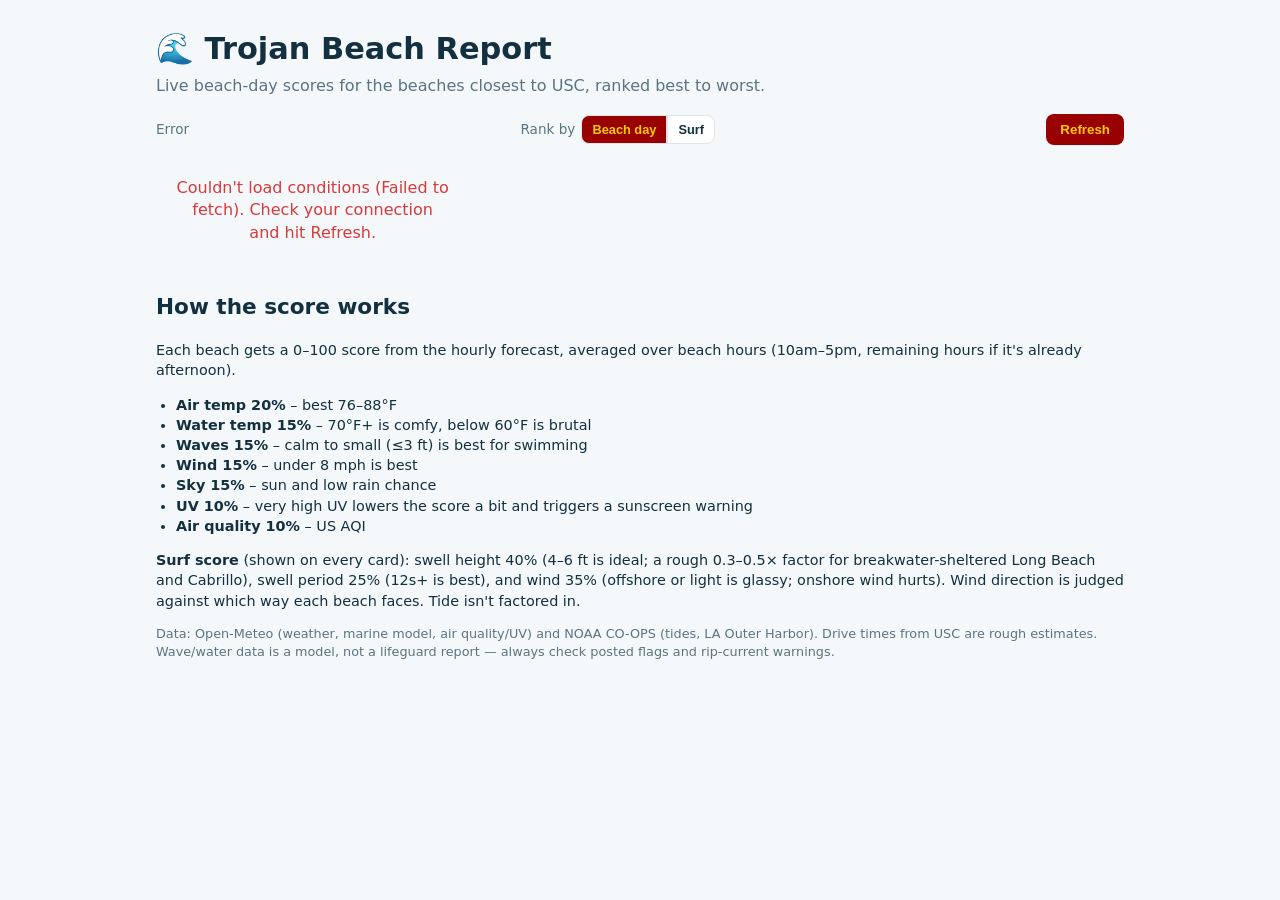
<file: beach/beach-standalone.html>
<!doctype html>
<html lang="en">
<head>
<meta charset="utf-8">
<meta name="viewport" content="width=device-width, initial-scale=1">
<title>Trojan Beach Report</title>
<style>:root{--bg:#f4f8fb;--card:#fff;--ink:#12303f;--mute:#5b7482;--line:#dbe6ec;--cardr:14px;
--s-epic:#0a9f6e;--s-great:#4caf50;--s-good:#c9a400;--s-meh:#e07b00;--s-skip:#d63a3a}
@media(prefers-color-scheme:dark){:root{--bg:#0d1b24;--card:#14293a;--ink:#e6f1f6;--mute:#93aab8;--line:#26425a}}
*{box-sizing:border-box}
body{margin:0;font-family:system-ui,-apple-system,Segoe UI,Roboto,sans-serif;background:var(--bg);color:var(--ink);line-height:1.4}
header,main,.how,.tide{max-width:1000px;margin:0 auto;padding:0 16px}
header{padding-top:28px}
h1{margin:0;font-size:1.9rem}
.sub{color:var(--mute);margin:.3rem 0 1rem}
.bar{display:flex;gap:12px;align-items:center;justify-content:space-between;font-size:.85rem;color:var(--mute);margin-bottom:12px}
button{background:#990000;color:#ffcc00;border:0;border-radius:8px;padding:8px 14px;font-weight:600;cursor:pointer}
.tide{margin-bottom:12px}
.tide div{background:var(--card);border:1px solid var(--line);border-radius:var(--cardr);padding:10px 14px;font-size:.9rem}
main{display:grid;grid-template-columns:repeat(auto-fill,minmax(300px,1fr));gap:14px}
.card{background:var(--card);border:1px solid var(--line);border-radius:var(--cardr);padding:16px;position:relative}
.card h3{margin:0;font-size:1.1rem}
.drive{color:var(--mute);font-size:.8rem}
.rank{position:absolute;top:12px;right:14px;font-size:.75rem;color:var(--mute)}
.top{display:flex;gap:14px;align-items:center;margin:12px 0}
.ring{--c:var(--s-good);--p:50;width:84px;height:84px;border-radius:50%;flex:none;display:grid;place-items:center;
background:conic-gradient(var(--c) calc(var(--p)*1%),var(--line) 0)}
.ring span{width:66px;height:66px;border-radius:50%;background:var(--card);display:grid;place-items:center;font-size:1.6rem;font-weight:800}
.label{font-weight:700;font-size:1.05rem}
.best{color:var(--mute);font-size:.82rem}
.warn{background:#fff3cd;color:#664d03;border-radius:8px;padding:6px 10px;font-size:.8rem;margin:6px 0}
@media(prefers-color-scheme:dark){.warn{background:#4a3b0a;color:#ffe9a0}}
.stats{display:grid;grid-template-columns:1fr 1fr;gap:6px 12px;font-size:.85rem;margin:10px 0}
.stats div{display:flex;justify-content:space-between;border-bottom:1px dashed var(--line);padding-bottom:2px}
.stats b{font-weight:600}
.days{display:flex;gap:6px;margin-top:10px}
.day{flex:1;text-align:center;border-radius:8px;padding:6px 2px;font-size:.75rem;color:#fff}
.day b{display:block;font-size:1rem}
.err{padding:20px;text-align:center;color:var(--s-skip)}
.how{margin-top:28px;padding-bottom:40px;font-size:.9rem}
.how ul{padding-left:20px}.fine{color:var(--mute);font-size:.8rem}

.toggle{display:inline-flex;gap:0;align-items:center;white-space:nowrap}
.toggle button{border-radius:0;background:var(--card);color:var(--ink);border:1px solid var(--line);padding:6px 10px;font-size:.8rem}
.toggle button:first-of-type{border-radius:8px 0 0 8px;margin-left:6px}.toggle button:last-of-type{border-radius:0 8px 8px 0}
.toggle button.on{background:#990000;color:#ffcc00}
.surf{display:flex;gap:8px;align-items:center;font-size:.82rem;margin:6px 0;flex-wrap:wrap}
.pill{color:#fff;border-radius:999px;padding:3px 10px;font-weight:700}
.bar{flex-wrap:wrap}
</style>
</head>
<body>
<header>
  <h1>🌊 Trojan Beach Report</h1>
  <p class="sub">Live beach-day scores for the beaches closest to USC, ranked best to worst.</p>
  <div class="bar">
    <span id="status">Loading…</span>
    <span class="toggle">Rank by <button type="button" data-mode="beach" class="on">Beach day</button><button type="button" data-mode="surf">Surf</button></span>
    <button id="refresh" type="button">Refresh</button>
  </div>
</header>

<section id="tide" class="tide" hidden></section>
<main id="cards" aria-live="polite"></main>

<section class="how">
  <h2>How the score works</h2>
  <p>Each beach gets a 0–100 score from the hourly forecast, averaged over beach hours (10am–5pm, remaining hours if it's already afternoon).</p>
  <ul>
    <li><b>Air temp 20%</b> – best 76–88°F</li>
    <li><b>Water temp 15%</b> – 70°F+ is comfy, below 60°F is brutal</li>
    <li><b>Waves 15%</b> – calm to small (≤3 ft) is best for swimming</li>
    <li><b>Wind 15%</b> – under 8 mph is best</li>
    <li><b>Sky 15%</b> – sun and low rain chance</li>
    <li><b>UV 10%</b> – very high UV lowers the score a bit and triggers a sunscreen warning</li>
    <li><b>Air quality 10%</b> – US AQI</li>
  </ul>
  <p><b>Surf score</b> (shown on every card): swell height 40% (4–6 ft is ideal; a rough 0.3–0.5× factor for breakwater-sheltered Long Beach and Cabrillo), swell period 25% (12s+ is best), and wind 35% (offshore or light is glassy; onshore wind hurts). Wind direction is judged against which way each beach faces. Tide isn't factored in.</p>
  <p class="fine">Data: Open-Meteo (weather, marine model, air quality/UV) and NOAA CO-OPS (tides, LA Outer Harbor). Drive times from USC are rough estimates. Wave/water data is a model, not a lifeguard report — always check posted flags and rip-current warnings.</p>
</section>
<script>let MODE = 'beach', LAST = null;
const TZ = 'America/Los_Angeles';
// marine lat/lon sit slightly offshore so the wave model has an ocean grid cell
const BEACHES = [
  {name:'Santa Monica',      drive:'~16 mi · 35 min', lat:34.0095,lon:-118.4972, mlat:34.00, mlon:-118.55, face:250, shelter:1},
  {name:'Venice',            drive:'~14 mi · 30 min', lat:33.9850,lon:-118.4695, mlat:33.97, mlon:-118.53, face:250, shelter:1},
  {name:'Dockweiler',        drive:'~19 mi · 35 min', lat:33.9360,lon:-118.4430, mlat:33.93, mlon:-118.50, face:270, shelter:1},
  {name:'Manhattan Beach',   drive:'~20 mi · 40 min', lat:33.8847,lon:-118.4109, mlat:33.88, mlon:-118.47, face:270, shelter:1},
  {name:'Hermosa Beach',     drive:'~21 mi · 40 min', lat:33.8622,lon:-118.3995, mlat:33.85, mlon:-118.46, face:270, shelter:1},
  {name:'Redondo Beach',     drive:'~22 mi · 40 min', lat:33.8492,lon:-118.3884, mlat:33.84, mlon:-118.45, face:260, shelter:1},
  {name:'Cabrillo (San Pedro)',drive:'~25 mi · 40 min',lat:33.7080,lon:-118.2780, mlat:33.69, mlon:-118.30, face:180, shelter:0.5},
  {name:'Long Beach (Belmont Shore)',drive:'~24 mi · 35 min',lat:33.7570,lon:-118.1200, mlat:33.73, mlon:-118.13, face:180, shelter:0.3},
  {name:'Malibu (Surfrider)',drive:'~28 mi · 55 min', lat:34.0360,lon:-118.6780, mlat:34.00, mlon:-118.72, face:190, shelter:1},
];

const clamp = (x,a=0,b=100)=>Math.max(a,Math.min(b,x));
const lerp = (x,x0,x1,y0,y1)=>y0+(y1-y0)*clamp((x-x0)/(x1-x0),0,1);

// ---- scoring: each returns 0..100 ----
const S = {
  air:  t => t==null?null : t>=76&&t<=88?100 : t<76?lerp(t,55,76,0,100) : lerp(t,88,102,100,10),
  water:t => t==null?null : lerp(t,58,70,15,100),
  wave: h => h==null?null : h<=3?100 : h<=5?lerp(h,3,5,100,70) : h<=8?lerp(h,5,8,70,25) : lerp(h,8,12,25,0),
  wind: w => w==null?null : w<=8?100 : lerp(w,8,28,100,0),
  sky:  (cloud,pp) => cloud==null?null : clamp((100-cloud*0.6) - Math.max(0,(pp||0)-20)*1.0),
  uv:   u => u==null?null : u<=5?100 : u<=7?85 : u<=10?65 : 45,
  aqi:  a => a==null?null : a<=50?100 : a<=100?lerp(a,50,100,100,60) : a<=150?lerp(a,100,150,60,25) : lerp(a,150,200,25,0),
};
const surfWind = (w,dir,face) => {
  if(w==null) return null;
  if(dir==null) return S.wind(w);
  const comp = Math.cos((dir-face)*Math.PI/180); // +1 onshore, -1 offshore
  if(w<5) return 90;
  return comp<=0 ? (w<=15?100:lerp(w,15,30,100,50)) : lerp(w*comp,3,18,95,10);
};
function scoreSurf(h,b){
  const ht = (h.swell??h.wave)==null?null:(h.swell??h.wave)*(b.shelter??1);
  const per = h.period;
  const hs = ht==null?null: ht<=3?lerp(ht,0.5,3,8,70) : ht<=6?lerp(ht,3,4,70,100) : ht<=8?lerp(ht,6,8,100,80) : lerp(ht,8,14,80,15);
  const ps = per==null?null:lerp(per,5,14,10,100);
  const ws = surfWind(h.wind,h.wdir,b.face);
  const parts=[[hs,.4],[ps,.25],[ws,.35]].filter(x=>x[0]!=null);
  const wt=parts.reduce((a,x)=>a+x[1],0);
  return wt? parts.reduce((a,x)=>a+x[0]*x[1],0)/wt : null;
}
const WEIGHTS = {air:.20,water:.15,wave:.15,wind:.15,sky:.15,uv:.10,aqi:.10};

function scoreHour(h){
  const parts = {
    air:S.air(h.temp), water:S.water(h.sst), wave:S.wave(h.wave), wind:S.wind(h.wind),
    sky:S.sky(h.cloud,h.pop), uv:S.uv(h.uv), aqi:S.aqi(h.aqi),
  };
  let sum=0,wt=0;
  for(const k in parts){ if(parts[k]!=null){ sum+=parts[k]*WEIGHTS[k]; wt+=WEIGHTS[k]; } }
  return wt? sum/wt : null;
}
const avg = a => { a=a.filter(x=>x!=null); return a.length? a.reduce((s,x)=>s+x,0)/a.length : null; };

function surfLabel(s){
  if(s>=80) return 'Firing';
  if(s>=60) return 'Fun';
  if(s>=40) return 'Fair';
  if(s>=25) return 'Poor';
  return 'Flat/blown out';
}
function label(s){
  if(s>=85) return ['Epic beach day','var(--s-epic)'];
  if(s>=70) return ['Great','var(--s-great)'];
  if(s>=55) return ['Good','var(--s-good)'];
  if(s>=40) return ['Meh','var(--s-meh)'];
  return ['Skip it','var(--s-skip)'];
}

// ---- data fetching ----
const qs = o => Object.entries(o).map(([k,v])=>k+'='+encodeURIComponent(v)).join('&');
async function getJson(url){
  const r = await fetch(url); if(!r.ok) throw new Error(url.split('?')[0]+' '+r.status);
  return r.json();
}
const asArray = x => Array.isArray(x)?x:[x];

async function loadAll(){
  const lat = BEACHES.map(b=>b.lat).join(','), lon = BEACHES.map(b=>b.lon).join(',');
  const mlat = BEACHES.map(b=>b.mlat).join(','), mlon = BEACHES.map(b=>b.mlon).join(',');
  const common = {timezone:TZ, forecast_days:4};
  const [wx, marine, air] = await Promise.all([
    getJson('https://api.open-meteo.com/v1/forecast?'+qs({latitude:lat,longitude:lon,...common,
      hourly:'temperature_2m,cloud_cover,precipitation_probability,wind_speed_10m,wind_direction_10m,uv_index',
      temperature_unit:'fahrenheit',wind_speed_unit:'mph'})),
    getJson('https://marine-api.open-meteo.com/v1/marine?'+qs({latitude:mlat,longitude:mlon,...common,
      hourly:'wave_height,swell_wave_height,swell_wave_period,wave_period,sea_surface_temperature',length_unit:'imperial',temperature_unit:'fahrenheit'})).catch(()=>null),
    getJson('https://air-quality-api.open-meteo.com/v1/air-quality?'+qs({latitude:lat,longitude:lon,...common,
      hourly:'us_aqi,uv_index'})).catch(()=>null),
  ]);
  return BEACHES.map((b,i)=>{
    const w = asArray(wx)[i], m = marine&&asArray(marine)[i], a = air&&asArray(air)[i];
    const times = w.hourly.time;
    const hours = times.map((t,j)=>({
      t,
      temp:w.hourly.temperature_2m[j], cloud:w.hourly.cloud_cover[j], pop:w.hourly.precipitation_probability[j],
      wind:w.hourly.wind_speed_10m[j], wdir:w.hourly.wind_direction_10m[j],
      uv: a?.hourly?.uv_index?.[j] ?? w.hourly.uv_index?.[j],
      aqi:a?.hourly?.us_aqi?.[j],
      wave:m?.hourly?.wave_height?.[j], swell:m?.hourly?.swell_wave_height?.[j], period:(m?.hourly?.swell_wave_period?.[j] ?? m?.hourly?.wave_period?.[j]), sst:m?.hourly?.sea_surface_temperature?.[j],
    }));
    return {beach:b, hours};
  });
}

// ---- aggregation ----
function nowLocal(){
  const p = Object.fromEntries(new Intl.DateTimeFormat('en-CA',{timeZone:TZ,hour12:false,year:'numeric',month:'2-digit',day:'2-digit',hour:'2-digit'}).formatToParts(new Date()).map(x=>[x.type,x.value]));
  return {date:`${p.year}-${p.month}-${p.day}`, hour:+p.hour % 24};
}
const hourOf = t => +t.slice(11,13), dateOf = t => t.slice(0,10);

function summarize(data, now){
  const {hours} = data;
  const days = [...new Set(hours.map(h=>dateOf(h.t)))];
  const daySummaries = days.map(d=>{
    let beachHrs = hours.filter(h=>dateOf(h.t)===d && hourOf(h.t)>=10 && hourOf(h.t)<=17);
    if(d===now.date){ const left = beachHrs.filter(h=>hourOf(h.t)>=now.hour); if(left.length) beachHrs = left; }
    beachHrs = beachHrs.map(h=>({...h,score:scoreHour(h),surf:scoreSurf(h,data.beach)}));
    const best = beachHrs.filter(h=>h.score!=null).sort((a,b)=>b.score-a.score)[0];
    const bestSurf = beachHrs.filter(h=>h.surf!=null).sort((a,b)=>b.surf-a.surf)[0];
    return {date:d, score:avg(beachHrs.map(h=>h.score)), surf:avg(beachHrs.map(h=>h.surf)), best, bestSurf, hrs:beachHrs};
  });
  const today = daySummaries.find(d=>d.date===now.date) || daySummaries[0];
  const cur = hours.find(h=>dateOf(h.t)===now.date && hourOf(h.t)===now.hour) || today.hrs[0];
  const stat = k => avg(today.hrs.map(h=>h[k]));
  return {
    score: today.score, best: today.best, surf: today.surf, bestSurf: today.bestSurf, days: daySummaries, cur,
    avg:{swell:avg(today.hrs.map(h=>h.swell??h.wave)), period:avg(today.hrs.map(h=>h.period)), temp:stat('temp'), sst:stat('sst'), wave:stat('wave'), wind:stat('wind'), pop:Math.max(...today.hrs.map(h=>h.pop||0)), aqi:stat('aqi')},
    maxUv: Math.max(...today.hrs.map(h=>h.uv||0)),
  };
}

// ---- tides (NOAA, LA Outer Harbor) ----
async function loadTides(){
  const d = new Date(); const pad=n=>String(n).padStart(2,'0');
  const ymd = `${d.getFullYear()}${pad(d.getMonth()+1)}${pad(d.getDate())}`;
  const j = await getJson('https://api.tidesandcurrents.noaa.gov/api/prod/datagetter?'+qs({
    product:'predictions',datum:'MLLW',station:'9410660',begin_date:ymd,range:48,interval:'hilo',
    units:'english',time_zone:'lst_ldt',format:'json'}));
  return j.predictions||[];
}
function renderTides(preds){
  const el = document.getElementById('tide');
  if(!preds.length) return;
  const now = new Date();
  const upcoming = preds.filter(p=>new Date(p.t.replace(' ','T'))>=now).slice(0,4);
  el.innerHTML = '<div>🌙 <b>Tides (LA Harbor):</b> '+upcoming.map(p=>{
    const t = new Date(p.t.replace(' ','T')).toLocaleTimeString([], {hour:'numeric',minute:'2-digit'});
    return `${p.type==='H'?'High':'Low'} ${(+p.v).toFixed(1)} ft at ${t}`;
  }).join(' · ')+'</div>';
  el.hidden = false;
}

// ---- rendering ----
const f = (x,d=0,u='') => x==null||isNaN(x)?'—':x.toFixed(d)+u;
const hr12 = h => (h%12||12)+(h<12?'am':'pm');
const dow = d => new Date(d+'T12:00:00').toLocaleDateString([], {weekday:'short'});

function uvLabel(u){ return u>=11?'Extreme':u>=8?'Very high':u>=6?'High':u>=3?'Moderate':'Low'; }

function render(results){
  const now = nowLocal();
  const rows = results.map(r=>({...r, sum:summarize(r,now)}))
    
    .sort((a,b)=>{const k=MODE==='surf'?'surf':'score';return (b.sum[k]??-1)-(a.sum[k]??-1);});
  const html = rows.map((r,i)=>{
    const s = r.sum, sc = s.score, [lab,col] = sc==null?['No data','var(--mute)']:label(sc);
    const warns = [];
    if(s.maxUv>=8) warns.push(`☀️ UV peaks at ${f(s.maxUv,0)} (${uvLabel(s.maxUv)}) — sunscreen & shade.`);
    if(s.avg.wave>=6) warns.push('🌊 Big surf — dangerous currents likely, swim near lifeguards.');
    if(s.avg.aqi>100) warns.push('😷 Poor air quality.');
    if(s.avg.pop>=40) warns.push('🌧️ Rain chance '+s.avg.pop+'%.');
    if(s.avg.sst!=null && s.avg.sst<62) warns.push('🥶 Cold water — wetsuit weather.');
    const sf = s.surf, sfCol = sf==null?'var(--mute)':label(sf)[1];
    return `<article class="card">
      <span class="rank">#${i+1}</span>
      <h3>${r.beach.name}</h3><div class="drive">🚗 ${r.beach.drive} from USC</div>
      <div class="top">
        <div class="ring" style="--p:${sc??0};--c:${col}"><span>${sc==null?'–':Math.round(sc)}</span></div>
        <div><div class="label" style="color:${col}">${lab}</div>
        <div class="best">${s.best?`Best around ${hr12(hourOf(s.best.t))} (${Math.round(s.best.score)})`:''}</div></div>
      </div>
      <div class="surf"><span class="pill" style="background:${sfCol}">🏄 Surf ${sf==null?'–':Math.round(sf)}</span>
        <span><b>${sf==null?'No data':surfLabel(sf)}</b> · ${f(s.avg.swell,1,' ft')} @ ${f(s.avg.period,0,'s')}${s.bestSurf?` · best ${hr12(hourOf(s.bestSurf.t))}`:''}</span></div>
      ${warns.map(w=>`<div class="warn">${w}</div>`).join('')}
      <div class="stats">
        <div>Air <b>${f(s.avg.temp,0,'°F')}</b></div><div>Water <b>${f(s.avg.sst,0,'°F')}</b></div>
        <div>Waves <b>${f(s.avg.wave,1,' ft')}</b></div><div>Wind <b>${f(s.avg.wind,0,' mph')}</b></div>
        <div>UV max <b>${f(s.maxUv,0)}</b></div><div>AQI <b>${f(s.avg.aqi,0)}</b></div>
      </div>
      <div class="days">${s.days.map(d=>{
        const [,c]=d.score==null?['','var(--mute)']:label(d.score);
        return `<div class="day" style="background:${c}">${dow(d.date)}<b>${d.score==null?'–':Math.round(d.score)}</b></div>`;}).join('')}</div>
    </article>`;
  }).join('');
  document.getElementById('cards').innerHTML = html;
}

async function run(){
  const status = document.getElementById('status');
  status.textContent = 'Loading…';
  try{
    const results = await loadAll();
    LAST = results; render(results);
    status.textContent = 'Updated '+new Date().toLocaleTimeString([], {hour:'numeric',minute:'2-digit'})+' · scores = today\'s beach hours';
  }catch(e){
    document.getElementById('cards').innerHTML = `<div class="err">Couldn't load conditions (${e.message}). Check your connection and hit Refresh.</div>`;
    status.textContent = 'Error';
  }
  loadTides().then(renderTides).catch(()=>{});
}
document.querySelectorAll('[data-mode]').forEach(b=>b.addEventListener('click',()=>{
  MODE=b.dataset.mode; document.querySelectorAll('[data-mode]').forEach(x=>x.classList.toggle('on',x===b)); if(LAST) render(LAST);
}));
document.getElementById('refresh').addEventListener('click', run);
if(typeof document!=='undefined' && !globalThis.__TEST__) { run(); setInterval(run, 15*60*1000); }
</script>
</body>
</html>
</file>
<file: beach/styles.css>
:root{--bg:#f4f8fb;--card:#fff;--ink:#12303f;--mute:#5b7482;--line:#dbe6ec;--cardr:14px;
--s-epic:#0a9f6e;--s-great:#4caf50;--s-good:#c9a400;--s-meh:#e07b00;--s-skip:#d63a3a}
@media(prefers-color-scheme:dark){:root{--bg:#0d1b24;--card:#14293a;--ink:#e6f1f6;--mute:#93aab8;--line:#26425a}}
*{box-sizing:border-box}
body{margin:0;font-family:system-ui,-apple-system,Segoe UI,Roboto,sans-serif;background:var(--bg);color:var(--ink);line-height:1.4}
header,main,.how,.tide{max-width:1000px;margin:0 auto;padding:0 16px}
header{padding-top:28px}
h1{margin:0;font-size:1.9rem}
.sub{color:var(--mute);margin:.3rem 0 1rem}
.bar{display:flex;gap:12px;align-items:center;justify-content:space-between;font-size:.85rem;color:var(--mute);margin-bottom:12px}
button{background:#990000;color:#ffcc00;border:0;border-radius:8px;padding:8px 14px;font-weight:600;cursor:pointer}
.tide{margin-bottom:12px}
.tide div{background:var(--card);border:1px solid var(--line);border-radius:var(--cardr);padding:10px 14px;font-size:.9rem}
main{display:grid;grid-template-columns:repeat(auto-fill,minmax(300px,1fr));gap:14px}
.card{background:var(--card);border:1px solid var(--line);border-radius:var(--cardr);padding:16px;position:relative}
.card h3{margin:0;font-size:1.1rem}
.drive{color:var(--mute);font-size:.8rem}
.rank{position:absolute;top:12px;right:14px;font-size:.75rem;color:var(--mute)}
.top{display:flex;gap:14px;align-items:center;margin:12px 0}
.ring{--c:var(--s-good);--p:50;width:84px;height:84px;border-radius:50%;flex:none;display:grid;place-items:center;
background:conic-gradient(var(--c) calc(var(--p)*1%),var(--line) 0)}
.ring span{width:66px;height:66px;border-radius:50%;background:var(--card);display:grid;place-items:center;font-size:1.6rem;font-weight:800}
.label{font-weight:700;font-size:1.05rem}
.best{color:var(--mute);font-size:.82rem}
.warn{background:#fff3cd;color:#664d03;border-radius:8px;padding:6px 10px;font-size:.8rem;margin:6px 0}
@media(prefers-color-scheme:dark){.warn{background:#4a3b0a;color:#ffe9a0}}
.stats{display:grid;grid-template-columns:1fr 1fr;gap:6px 12px;font-size:.85rem;margin:10px 0}
.stats div{display:flex;justify-content:space-between;border-bottom:1px dashed var(--line);padding-bottom:2px}
.stats b{font-weight:600}
.days{display:flex;gap:6px;margin-top:10px}
.day{flex:1;text-align:center;border-radius:8px;padding:6px 2px;font-size:.75rem;color:#fff}
.day b{display:block;font-size:1rem}
.err{padding:20px;text-align:center;color:var(--s-skip)}
.how{margin-top:28px;padding-bottom:40px;font-size:.9rem}
.how ul{padding-left:20px}.fine{color:var(--mute);font-size:.8rem}

.toggle{display:inline-flex;gap:0;align-items:center;white-space:nowrap}
.toggle button{border-radius:0;background:var(--card);color:var(--ink);border:1px solid var(--line);padding:6px 10px;font-size:.8rem}
.toggle button:first-of-type{border-radius:8px 0 0 8px;margin-left:6px}.toggle button:last-of-type{border-radius:0 8px 8px 0}
.toggle button.on{background:#990000;color:#ffcc00}
.surf{display:flex;gap:8px;align-items:center;font-size:.82rem;margin:6px 0;flex-wrap:wrap}
.pill{color:#fff;border-radius:999px;padding:3px 10px;font-weight:700}
.bar{flex-wrap:wrap}
</file>
